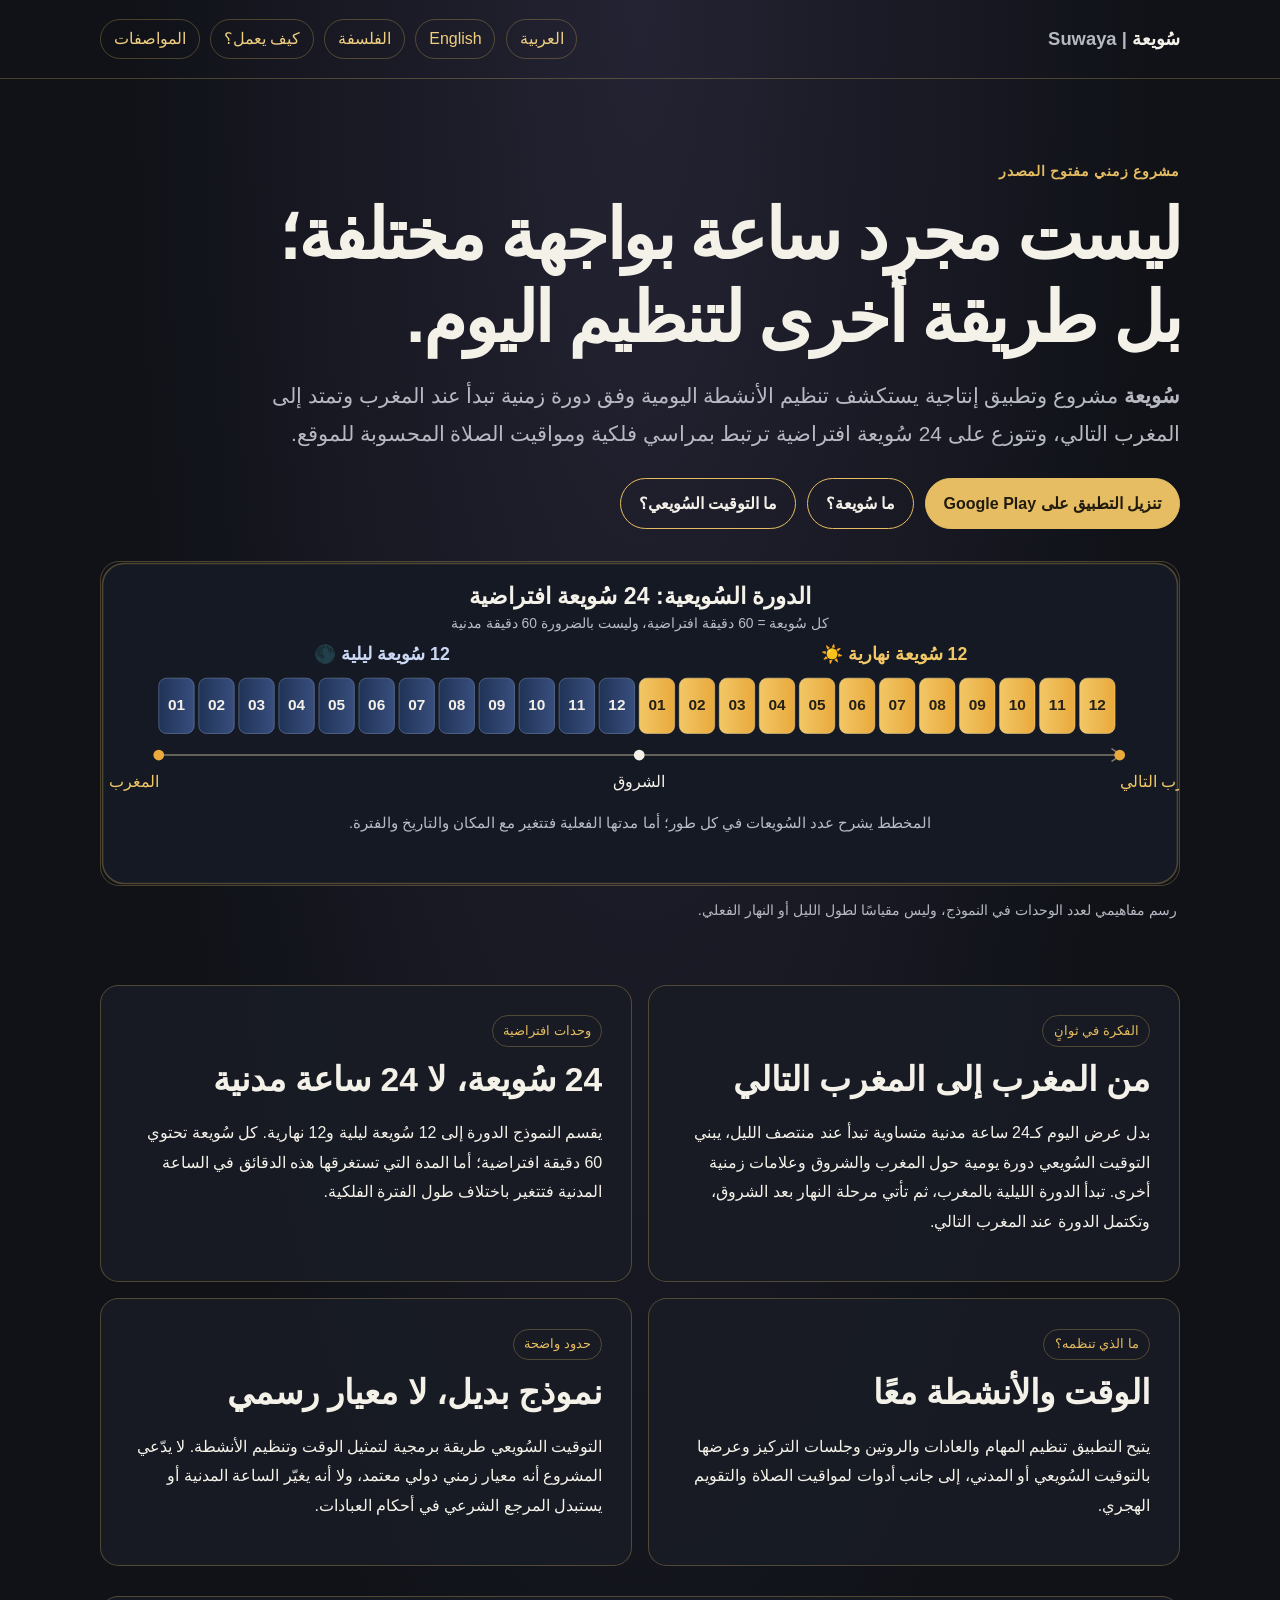
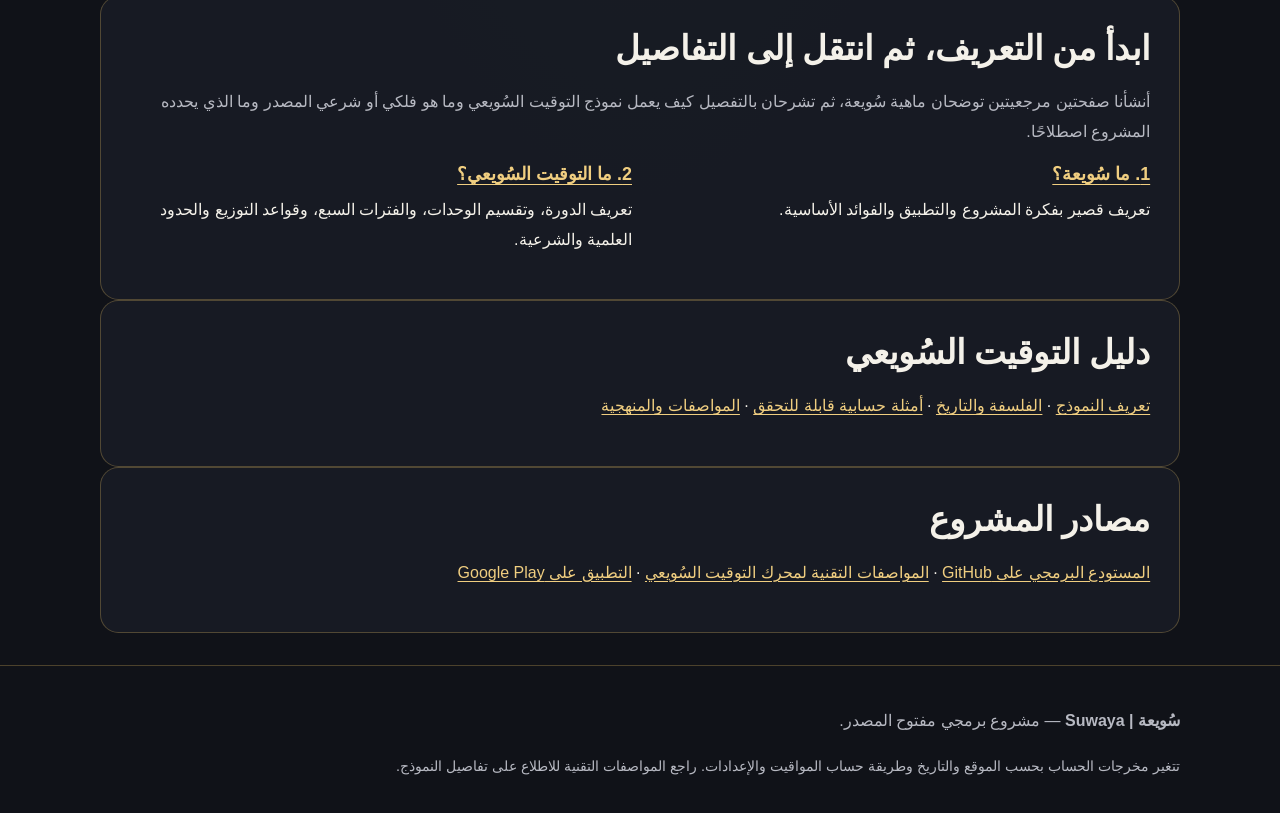
<file: site/index.html>
<!doctype html>
<html lang="ar" dir="rtl">
<head>
<meta charset="utf-8"><meta name="viewport" content="width=device-width,initial-scale=1">
<meta name="google-site-verification" content="NExFpJOW5PfBOEpcQni76NnhZtHP4e9MKpItDln_rk8" />
<title>سُويعة | التوقيت السُويعي — طريقة أخرى لتنظيم اليوم</title>
<meta name="description" content="تعرّف إلى سُويعة والتوقيت السُويعي: نموذج زمني يقسم الدورة من المغرب إلى المغرب التالي إلى 24 سُويعة افتراضية مرتبطة بمراسي فلكية ومواقيت الصلاة.">
<meta name="robots" content="index,follow,max-image-preview:large">
<link rel="canonical" href="https://abdallah-kaballo.github.io/Suwaya/">
<link rel="alternate" hreflang="ar" href="https://abdallah-kaballo.github.io/Suwaya/ar/"><link rel="alternate" hreflang="en" href="https://abdallah-kaballo.github.io/Suwaya/en/"><link rel="alternate" hreflang="x-default" href="https://abdallah-kaballo.github.io/Suwaya/en/">
<meta property="og:type" content="website"><meta property="og:title" content="سُويعة | التوقيت السُويعي"><meta property="og:description" content="مشروع يقترح طريقة بديلة لتمثيل الوقت وتنظيم اليوم حول الدورة من المغرب إلى المغرب التالي."><meta property="og:url" content="https://abdallah-kaballo.github.io/Suwaya/"><meta property="og:site_name" content="سُويعة | Suwaya"><meta name="theme-color" content="#101218">
<link rel="stylesheet" href="assets/styles.css">
<script type="application/ld+json">{"@context":"https://schema.org","@graph":[{"@type":"WebSite","@id":"https://abdallah-kaballo.github.io/Suwaya/#website","url":"https://abdallah-kaballo.github.io/Suwaya/","name":"سُويعة | Suwaya","inLanguage":["ar","en"]},{"@type":"SoftwareApplication","@id":"https://abdallah-kaballo.github.io/Suwaya/#application","name":"Suwaya","alternateName":["سُويعة","التوقيت السُويعي","Suwaya Time"],"applicationCategory":"ProductivityApplication","operatingSystem":"Android","description":"Open-source productivity app built around the Suwaya Time virtual time model.","url":"https://abdallah-kaballo.github.io/Suwaya/","downloadUrl":"https://play.google.com/store/apps/details?id=com.suwaya.app","sameAs":["https://github.com/Abdallah-Kaballo/Suwaya"]}]}</script>
</head>
<body>
<header><div class="wrap nav"><a class="brand" href="./">سُويعة <span class="muted">| Suwaya</span></a><nav class="lang" aria-label="اختيار اللغة"><a href="ar/">العربية</a><a href="en/">English</a><a href="ar/philosophy/">الفلسفة</a><a href="ar/how-it-works/">كيف يعمل؟</a><a href="ar/specification/">المواصفات</a></nav></div></header>
<main class="wrap">
<section class="hero">
<div class="eyebrow">مشروع زمني مفتوح المصدر</div>
<h1>ليست مجرد ساعة بواجهة مختلفة؛ بل طريقة أخرى لتنظيم اليوم.</h1>
<p class="lead"><strong>سُويعة</strong> مشروع وتطبيق إنتاجية يستكشف تنظيم الأنشطة اليومية وفق دورة زمنية تبدأ عند المغرب وتمتد إلى المغرب التالي، وتتوزع على 24 سُويعة افتراضية ترتبط بمراسي فلكية ومواقيت الصلاة المحسوبة للموقع.</p>
<div class="actions"><a class="btn primary" href="https://play.google.com/store/apps/details?id=com.suwaya.app">تنزيل التطبيق على Google Play</a><a class="btn" href="ar/">ما سُويعة؟</a><a class="btn" href="ar/suwaya-time/">ما التوقيت السُويعي؟</a></div>
<figure class="diagram"><img src="assets/suwaya-cycle.svg" alt="رسم يوضح دورة من المغرب إلى المغرب التالي، مقسمة إلى 12 سُويعة ليلية و12 سُويعة نهارية. كل وحدة 60 دقيقة افتراضية لا يلزم أن تساوي 60 دقيقة مدنية."><figcaption>رسم مفاهيمي لعدد الوحدات في النموذج، وليس مقياسًا لطول الليل أو النهار الفعلي.</figcaption></figure>
</section>
<section class="grid">
<article class="panel"><span class="pill">الفكرة في ثوانٍ</span><h2>من المغرب إلى المغرب التالي</h2><p>بدل عرض اليوم كـ24 ساعة مدنية متساوية تبدأ عند منتصف الليل، يبني التوقيت السُويعي دورة يومية حول المغرب والشروق وعلامات زمنية أخرى. تبدأ الدورة الليلية بالمغرب، ثم تأتي مرحلة النهار بعد الشروق، وتكتمل الدورة عند المغرب التالي.</p></article>
<article class="panel"><span class="pill">وحدات افتراضية</span><h2>24 سُويعة، لا 24 ساعة مدنية</h2><p>يقسم النموذج الدورة إلى 12 سُويعة ليلية و12 نهارية. كل سُويعة تحتوي 60 دقيقة افتراضية؛ أما المدة التي تستغرقها هذه الدقائق في الساعة المدنية فتتغير باختلاف طول الفترة الفلكية.</p></article>
<article class="panel"><span class="pill">ما الذي تنظمه؟</span><h2>الوقت والأنشطة معًا</h2><p>يتيح التطبيق تنظيم المهام والعادات والروتين وجلسات التركيز وعرضها بالتوقيت السُويعي أو المدني، إلى جانب أدوات لمواقيت الصلاة والتقويم الهجري.</p></article>
<article class="panel"><span class="pill">حدود واضحة</span><h2>نموذج بديل، لا معيار رسمي</h2><p>التوقيت السُويعي طريقة برمجية لتمثيل الوقت وتنظيم الأنشطة. لا يدّعي المشروع أنه معيار زمني دولي معتمد، ولا أنه يغيّر الساعة المدنية أو يستبدل المرجع الشرعي في أحكام العبادات.</p></article>
</section>
<section class="panel">
<h2>ابدأ من التعريف، ثم انتقل إلى التفاصيل</h2>
<p class="muted">أنشأنا صفحتين مرجعيتين توضحان ماهية سُويعة، ثم تشرحان بالتفصيل كيف يعمل نموذج التوقيت السُويعي وما هو فلكي أو شرعي المصدر وما الذي يحدده المشروع اصطلاحًا.</p>
<div class="grid">
<div><h3><a href="ar/">1. ما سُويعة؟</a></h3><p>تعريف قصير بفكرة المشروع والتطبيق والفوائد الأساسية.</p></div>
<div><h3><a href="ar/suwaya-time/">2. ما التوقيت السُويعي؟</a></h3><p>تعريف الدورة، وتقسيم الوحدات، والفترات السبع، وقواعد التوزيع والحدود العلمية والشرعية.</p></div>
</div>
</section>
<section class="panel"><h2>دليل التوقيت السُويعي</h2><p><a href="ar/suwaya-time/">تعريف النموذج</a> · <a href="ar/philosophy/">الفلسفة والتاريخ</a> · <a href="ar/how-it-works/">أمثلة حسابية قابلة للتحقق</a> · <a href="ar/specification/">المواصفات والمنهجية</a></p></section>
<section class="panel"><h2>مصادر المشروع</h2><p><a href="https://github.com/Abdallah-Kaballo/Suwaya">المستودع البرمجي على GitHub</a> · <a href="https://github.com/Abdallah-Kaballo/Suwaya/blob/main/Suwaya-Time.md">المواصفات التقنية لمحرك التوقيت السُويعي</a> · <a href="https://play.google.com/store/apps/details?id=com.suwaya.app">التطبيق على Google Play</a></p></section>
</main>
<footer><div class="wrap"><p><strong>سُويعة | Suwaya</strong> — مشروع برمجي مفتوح المصدر.</p><small>تتغير مخرجات الحساب بحسب الموقع والتاريخ وطريقة حساب المواقيت والإعدادات. راجع المواصفات التقنية للاطلاع على تفاصيل النموذج.</small></div></footer>
</body></html>
</file>
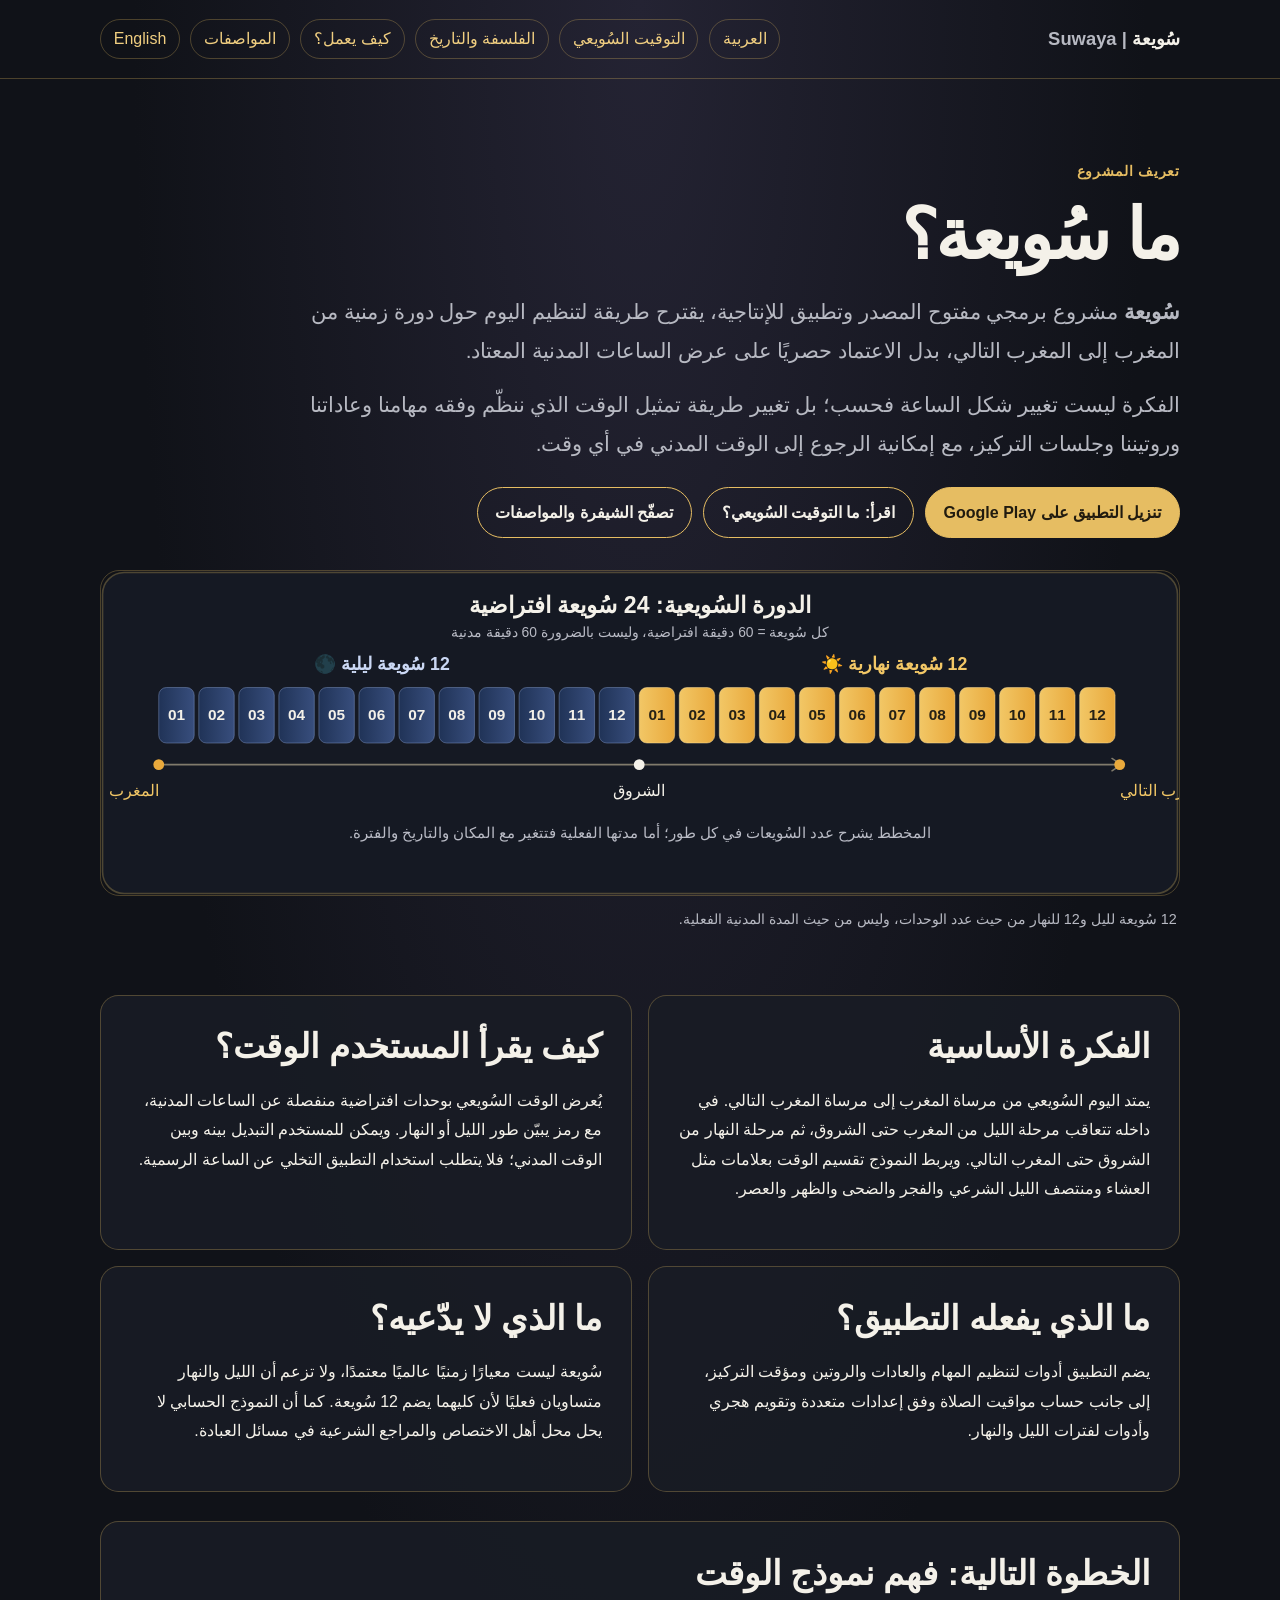
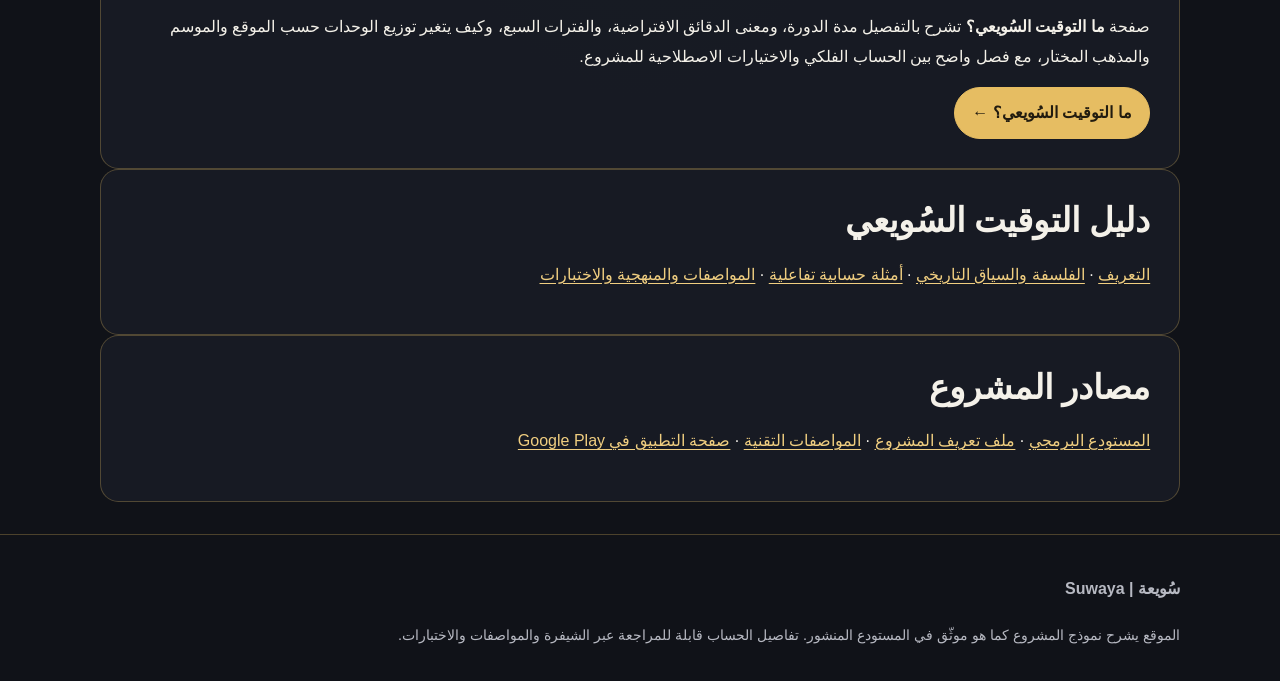
<file: site/ar/index.html>
<!doctype html>
<html lang="ar" dir="rtl">
<head>
<meta charset="utf-8"><meta name="viewport" content="width=device-width,initial-scale=1">
<title>ما سُويعة؟ | مشروع التوقيت السُويعي</title>
<meta name="description" content="سُويعة مشروع مفتوح المصدر يقترح طريقة لتنظيم اليوم حول دورة من المغرب إلى المغرب التالي، مقسمة إلى 24 سُويعة افتراضية.">
<meta name="robots" content="index,follow,max-image-preview:large">
<link rel="canonical" href="https://abdallah-kaballo.github.io/Suwaya/ar/"><link rel="alternate" hreflang="ar" href="https://abdallah-kaballo.github.io/Suwaya/ar/"><link rel="alternate" hreflang="en" href="https://abdallah-kaballo.github.io/Suwaya/en/"><link rel="alternate" hreflang="x-default" href="https://abdallah-kaballo.github.io/Suwaya/en/">
<meta property="og:type" content="website"><meta property="og:title" content="ما سُويعة؟"><meta property="og:description" content="تعريف سُويعة بوصفها مشروعًا زمنيًا وتطبيقًا لتنظيم الأنشطة اليومية."><meta property="og:url" content="https://abdallah-kaballo.github.io/Suwaya/ar/"><meta name="theme-color" content="#101218"><link rel="stylesheet" href="../assets/styles.css">
<script type="application/ld+json">{"@context":"https://schema.org","@type":"WebPage","name":"ما سُويعة؟","inLanguage":"ar","url":"https://abdallah-kaballo.github.io/Suwaya/ar/","about":{"@type":"SoftwareApplication","name":"Suwaya","alternateName":["سُويعة","التوقيت السُويعي","Suwaya Time"],"applicationCategory":"ProductivityApplication","operatingSystem":"Android","url":"https://play.google.com/store/apps/details?id=com.suwaya.app","sameAs":"https://github.com/Abdallah-Kaballo/Suwaya"}}</script>
</head>
<body dir="rtl">
<header><div class="wrap nav"><a class="brand" href="../">سُويعة <span class="muted">| Suwaya</span></a><nav class="lang"><a href="./" aria-current="page">العربية</a><a href="suwaya-time/">التوقيت السُويعي</a><a href="philosophy/">الفلسفة والتاريخ</a><a href="how-it-works/">كيف يعمل؟</a><a href="specification/">المواصفات</a><a href="../en/">English</a></nav></div></header>
<main class="wrap">
<section class="hero"><div class="eyebrow">تعريف المشروع</div><h1>ما سُويعة؟</h1>
<p class="lead"><strong>سُويعة</strong> مشروع برمجي مفتوح المصدر وتطبيق للإنتاجية، يقترح طريقة لتنظيم اليوم حول دورة زمنية من المغرب إلى المغرب التالي، بدل الاعتماد حصريًا على عرض الساعات المدنية المعتاد.</p>
<p class="lead">الفكرة ليست تغيير شكل الساعة فحسب؛ بل تغيير طريقة تمثيل الوقت الذي ننظّم وفقه مهامنا وعاداتنا وروتيننا وجلسات التركيز، مع إمكانية الرجوع إلى الوقت المدني في أي وقت.</p>
<div class="actions"><a class="btn primary" href="https://play.google.com/store/apps/details?id=com.suwaya.app">تنزيل التطبيق على Google Play</a><a class="btn" href="suwaya-time/">اقرأ: ما التوقيت السُويعي؟</a><a class="btn" href="https://github.com/Abdallah-Kaballo/Suwaya">تصفّح الشيفرة والمواصفات</a></div>
<figure class="diagram"><img src="../assets/suwaya-cycle.svg" alt="مخطط مفاهيمي لدورة التوقيت السُويعي من المغرب إلى المغرب التالي، تتضمن 12 سُويعة ليلية و12 سُويعة نهارية."><figcaption>12 سُويعة لليل و12 للنهار من حيث عدد الوحدات، وليس من حيث المدة المدنية الفعلية.</figcaption></figure>
</section>
<section class="grid">
<article class="panel"><h2>الفكرة الأساسية</h2><p>يمتد اليوم السُويعي من مرساة المغرب إلى مرساة المغرب التالي. في داخله تتعاقب مرحلة الليل من المغرب حتى الشروق، ثم مرحلة النهار من الشروق حتى المغرب التالي. ويربط النموذج تقسيم الوقت بعلامات مثل العشاء ومنتصف الليل الشرعي والفجر والضحى والظهر والعصر.</p></article>
<article class="panel"><h2>كيف يقرأ المستخدم الوقت؟</h2><p>يُعرض الوقت السُويعي بوحدات افتراضية منفصلة عن الساعات المدنية، مع رمز يبيّن طور الليل أو النهار. ويمكن للمستخدم التبديل بينه وبين الوقت المدني؛ فلا يتطلب استخدام التطبيق التخلي عن الساعة الرسمية.</p></article>
<article class="panel"><h2>ما الذي يفعله التطبيق؟</h2><p>يضم التطبيق أدوات لتنظيم المهام والعادات والروتين ومؤقت التركيز، إلى جانب حساب مواقيت الصلاة وفق إعدادات متعددة وتقويم هجري وأدوات لفترات الليل والنهار.</p></article>
<article class="panel"><h2>ما الذي لا يدّعيه؟</h2><p>سُويعة ليست معيارًا زمنيًا عالميًا معتمدًا، ولا تزعم أن الليل والنهار متساويان فعليًا لأن كليهما يضم 12 سُويعة. كما أن النموذج الحسابي لا يحل محل أهل الاختصاص والمراجع الشرعية في مسائل العبادة.</p></article>
</section>
<section class="panel"><h2>الخطوة التالية: فهم نموذج الوقت</h2><p>صفحة <strong>ما التوقيت السُويعي؟</strong> تشرح بالتفصيل مدة الدورة، ومعنى الدقائق الافتراضية، والفترات السبع، وكيف يتغير توزيع الوحدات حسب الموقع والموسم والمذهب المختار، مع فصل واضح بين الحساب الفلكي والاختيارات الاصطلاحية للمشروع.</p><a class="btn primary" href="suwaya-time/">ما التوقيت السُويعي؟ ←</a></section>
<section class="panel"><h2>دليل التوقيت السُويعي</h2><p><a href="suwaya-time/">التعريف</a> · <a href="philosophy/">الفلسفة والسياق التاريخي</a> · <a href="how-it-works/">أمثلة حسابية تفاعلية</a> · <a href="specification/">المواصفات والمنهجية والاختبارات</a></p></section>
<section class="panel"><h2>مصادر المشروع</h2><p><a href="https://github.com/Abdallah-Kaballo/Suwaya">المستودع البرمجي</a> · <a href="https://github.com/Abdallah-Kaballo/Suwaya/blob/main/README.md">ملف تعريف المشروع</a> · <a href="https://github.com/Abdallah-Kaballo/Suwaya/blob/main/Suwaya-Time.md">المواصفات التقنية</a> · <a href="https://play.google.com/store/apps/details?id=com.suwaya.app">صفحة التطبيق في Google Play</a></p></section>
</main>
<footer><div class="wrap"><p><strong>سُويعة | Suwaya</strong></p><small>الموقع يشرح نموذج المشروع كما هو موثّق في المستودع المنشور. تفاصيل الحساب قابلة للمراجعة عبر الشيفرة والمواصفات والاختبارات.</small></div></footer>
</body></html>
</file>
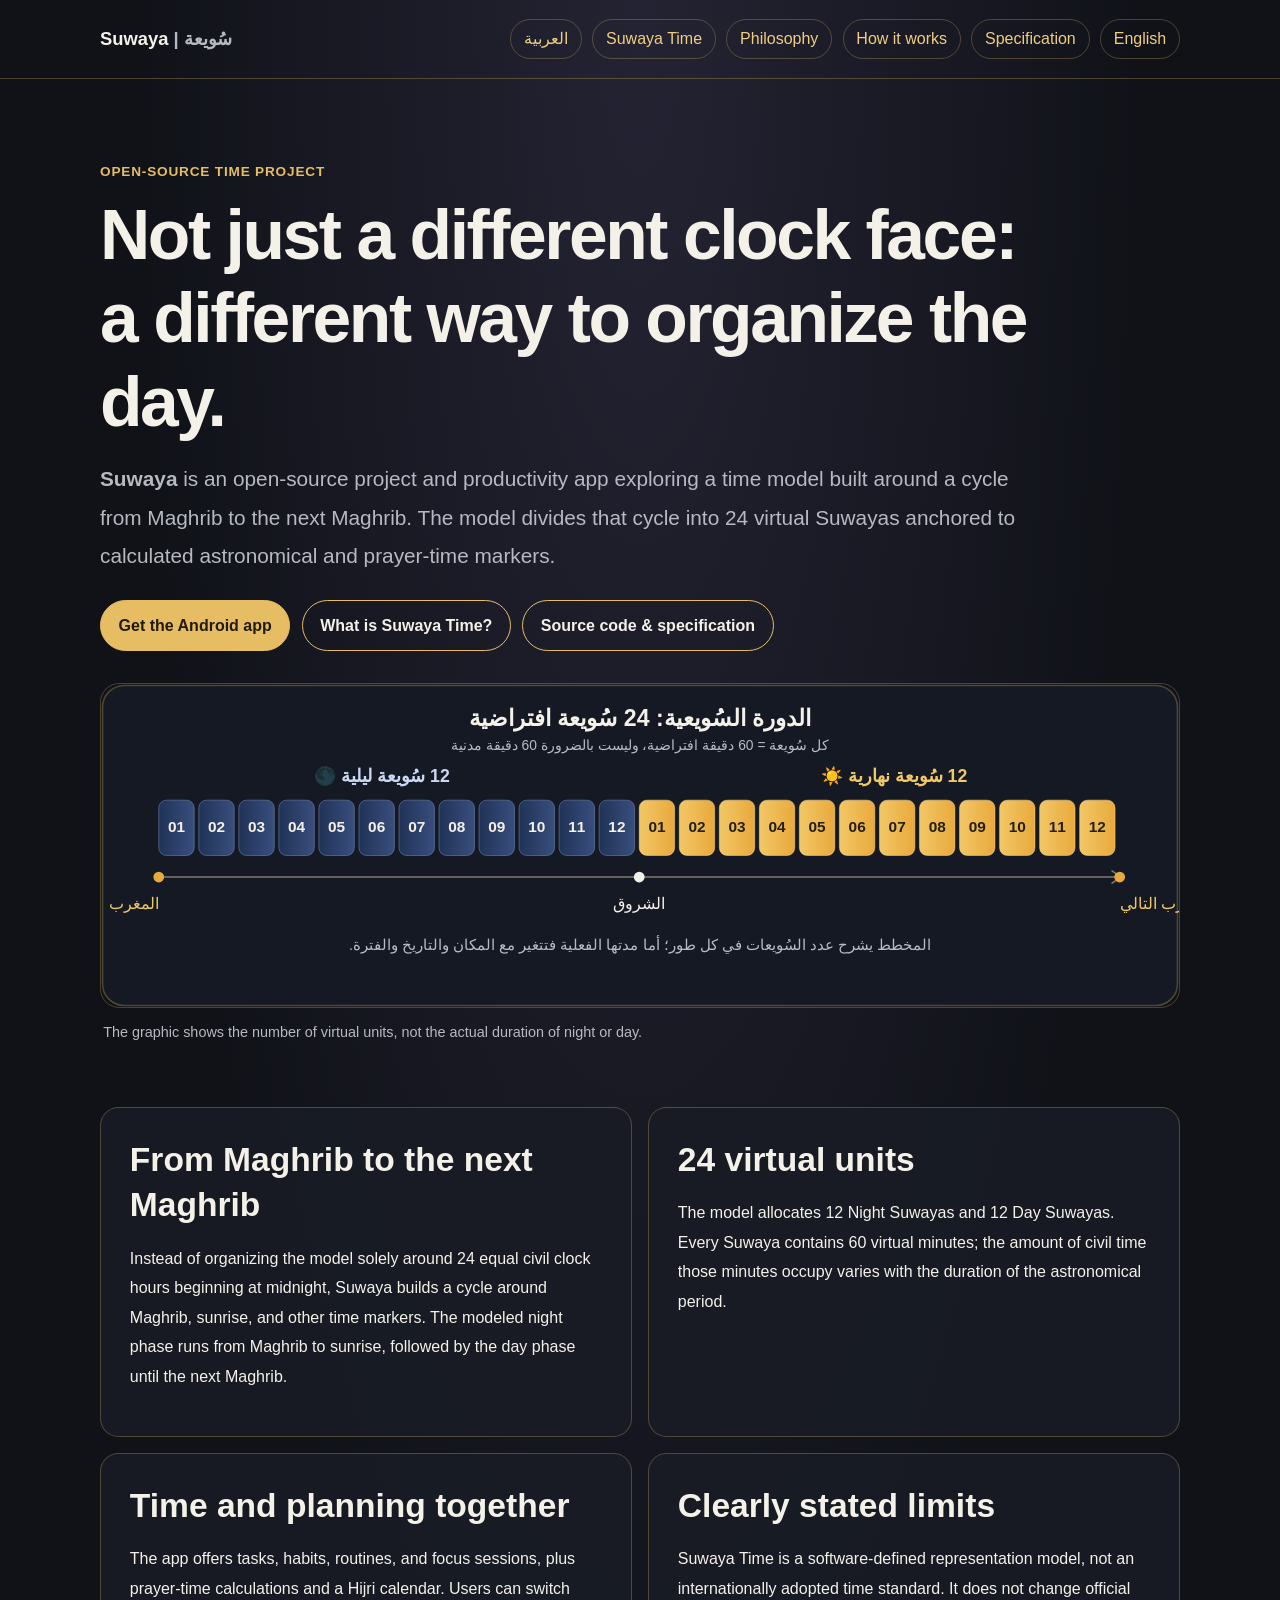
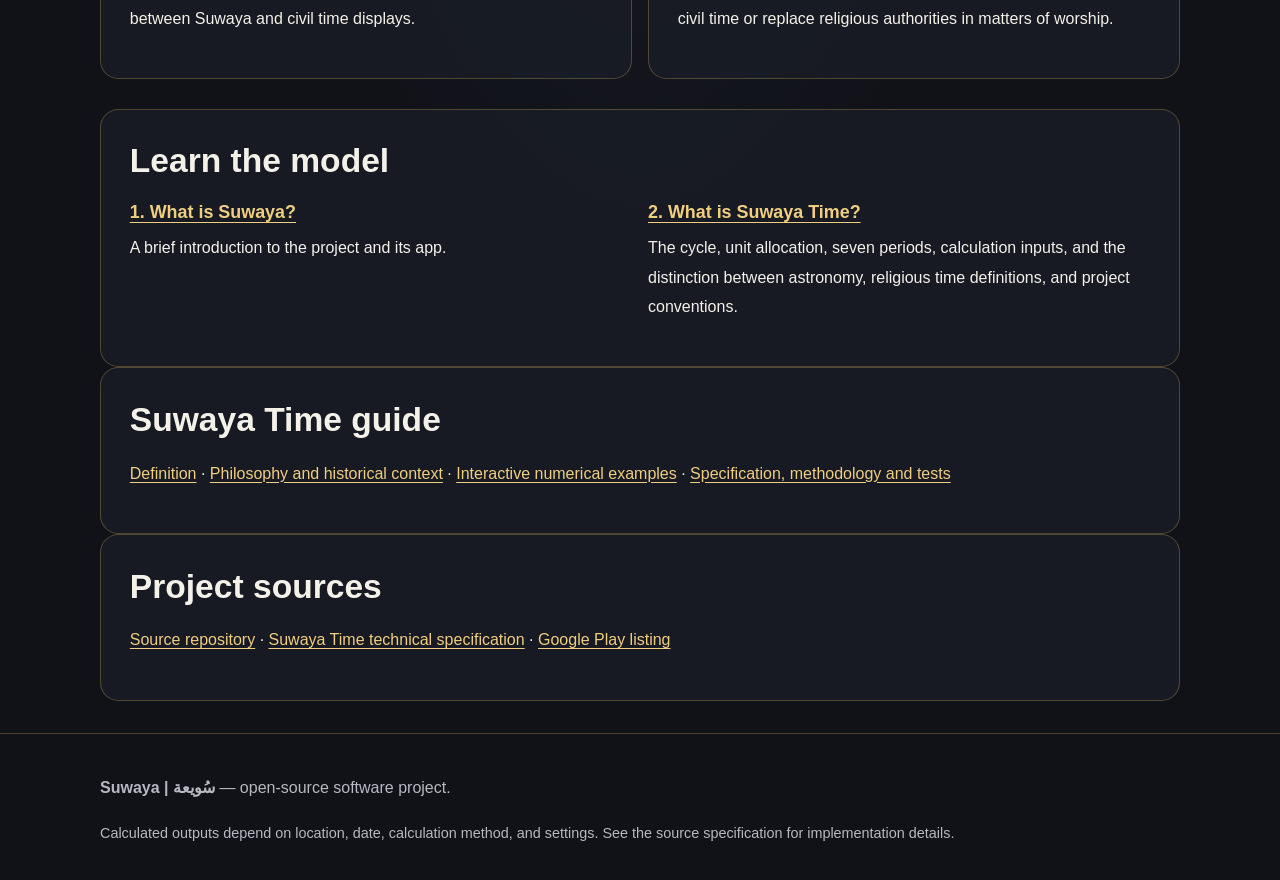
<file: site/en/index.html>
<!doctype html>
<html lang="en" dir="ltr">
<head>
<meta charset="utf-8"><meta name="viewport" content="width=device-width,initial-scale=1">
<title>Suwaya | A Different Way to Organize the Day</title>
<meta name="description" content="Discover Suwaya, an open-source productivity project exploring a sunset-to-sunset time model divided into 24 virtual Suwayas.">
<meta name="robots" content="index,follow,max-image-preview:large">
<link rel="canonical" href="https://abdallah-kaballo.github.io/Suwaya/en/"><link rel="alternate" hreflang="ar" href="https://abdallah-kaballo.github.io/Suwaya/ar/"><link rel="alternate" hreflang="en" href="https://abdallah-kaballo.github.io/Suwaya/en/"><link rel="alternate" hreflang="x-default" href="https://abdallah-kaballo.github.io/Suwaya/en/">
<meta property="og:type" content="website"><meta property="og:title" content="Suwaya | Suwaya Time"><meta property="og:description" content="An open-source project exploring a different way to organize a day around the sunset-to-sunset cycle."><meta property="og:url" content="https://abdallah-kaballo.github.io/Suwaya/en/"><meta name="theme-color" content="#101218"><link rel="stylesheet" href="../assets/styles.css">
<script type="application/ld+json">{"@context":"https://schema.org","@type":"WebPage","name":"Suwaya","inLanguage":"en","url":"https://abdallah-kaballo.github.io/Suwaya/en/","about":{"@type":"SoftwareApplication","name":"Suwaya","alternateName":["سُويعة","Suwaya Time"],"applicationCategory":"ProductivityApplication","operatingSystem":"Android","url":"https://play.google.com/store/apps/details?id=com.suwaya.app","sameAs":"https://github.com/Abdallah-Kaballo/Suwaya"}}</script>
</head>
<body dir="ltr">
<header><div class="wrap nav"><a class="brand" href="../">Suwaya <span class="muted">| سُويعة</span></a><nav class="lang"><a href="../ar/" lang="ar">العربية</a><a href="suwaya-time/">Suwaya Time</a><a href="philosophy/">Philosophy</a><a href="how-it-works/">How it works</a><a href="specification/">Specification</a><a href="./" aria-current="page">English</a></nav></div></header>
<main class="wrap">
<section class="hero"><div class="eyebrow">Open-source time project</div><h1>Not just a different clock face: a different way to organize the day.</h1>
<p class="lead"><strong>Suwaya</strong> is an open-source project and productivity app exploring a time model built around a cycle from Maghrib to the next Maghrib. The model divides that cycle into 24 virtual Suwayas anchored to calculated astronomical and prayer-time markers.</p>
<div class="actions"><a class="btn primary" href="https://play.google.com/store/apps/details?id=com.suwaya.app">Get the Android app</a><a class="btn" href="./suwaya-time/">What is Suwaya Time?</a><a class="btn" href="https://github.com/Abdallah-Kaballo/Suwaya">Source code & specification</a></div>
<figure class="diagram"><img src="../assets/suwaya-cycle.svg" alt="Diagram of a cycle from Maghrib to the next Maghrib divided into 12 Night Suwayas and 12 Day Suwayas. Each unit has 60 virtual minutes, not necessarily 60 civil minutes."><figcaption>The graphic shows the number of virtual units, not the actual duration of night or day.</figcaption></figure>
</section>
<section class="grid">
<article class="panel"><h2>From Maghrib to the next Maghrib</h2><p>Instead of organizing the model solely around 24 equal civil clock hours beginning at midnight, Suwaya builds a cycle around Maghrib, sunrise, and other time markers. The modeled night phase runs from Maghrib to sunrise, followed by the day phase until the next Maghrib.</p></article>
<article class="panel"><h2>24 virtual units</h2><p>The model allocates 12 Night Suwayas and 12 Day Suwayas. Every Suwaya contains 60 virtual minutes; the amount of civil time those minutes occupy varies with the duration of the astronomical period.</p></article>
<article class="panel"><h2>Time and planning together</h2><p>The app offers tasks, habits, routines, and focus sessions, plus prayer-time calculations and a Hijri calendar. Users can switch between Suwaya and civil time displays.</p></article>
<article class="panel"><h2>Clearly stated limits</h2><p>Suwaya Time is a software-defined representation model, not an internationally adopted time standard. It does not change official civil time or replace religious authorities in matters of worship.</p></article>
</section>
<section class="panel"><h2>Learn the model</h2><div class="grid"><div><h3><a href="./">1. What is Suwaya?</a></h3><p>A brief introduction to the project and its app.</p></div><div><h3><a href="suwaya-time/">2. What is Suwaya Time?</a></h3><p>The cycle, unit allocation, seven periods, calculation inputs, and the distinction between astronomy, religious time definitions, and project conventions.</p></div></div></section>
<section class="panel"><h2>Suwaya Time guide</h2><p><a href="suwaya-time/">Definition</a> · <a href="philosophy/">Philosophy and historical context</a> · <a href="how-it-works/">Interactive numerical examples</a> · <a href="specification/">Specification, methodology and tests</a></p></section>
<section class="panel"><h2>Project sources</h2><p><a href="https://github.com/Abdallah-Kaballo/Suwaya">Source repository</a> · <a href="https://github.com/Abdallah-Kaballo/Suwaya/blob/main/Suwaya-Time.md">Suwaya Time technical specification</a> · <a href="https://play.google.com/store/apps/details?id=com.suwaya.app">Google Play listing</a></p></section>
</main><footer><div class="wrap"><p><strong>Suwaya | سُويعة</strong> — open-source software project.</p><small>Calculated outputs depend on location, date, calculation method, and settings. See the source specification for implementation details.</small></div></footer>
</body></html>
</file>
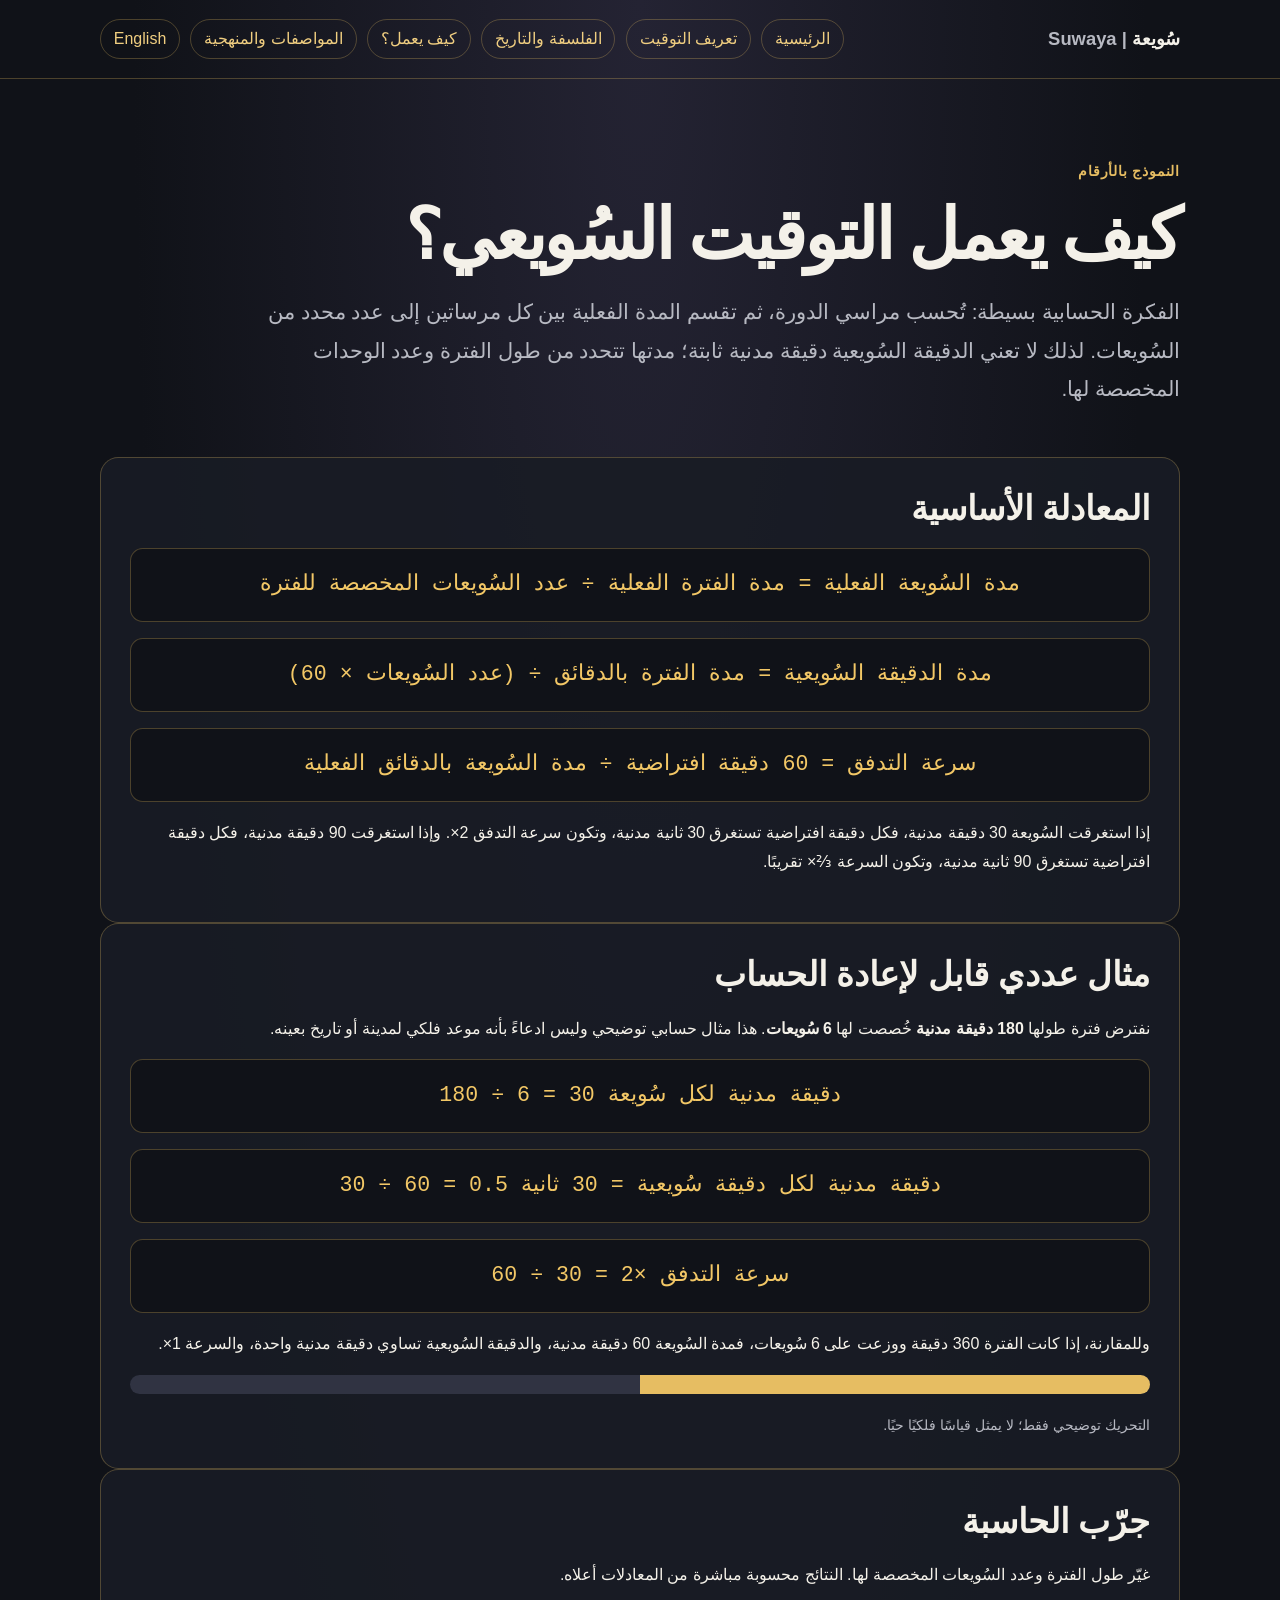
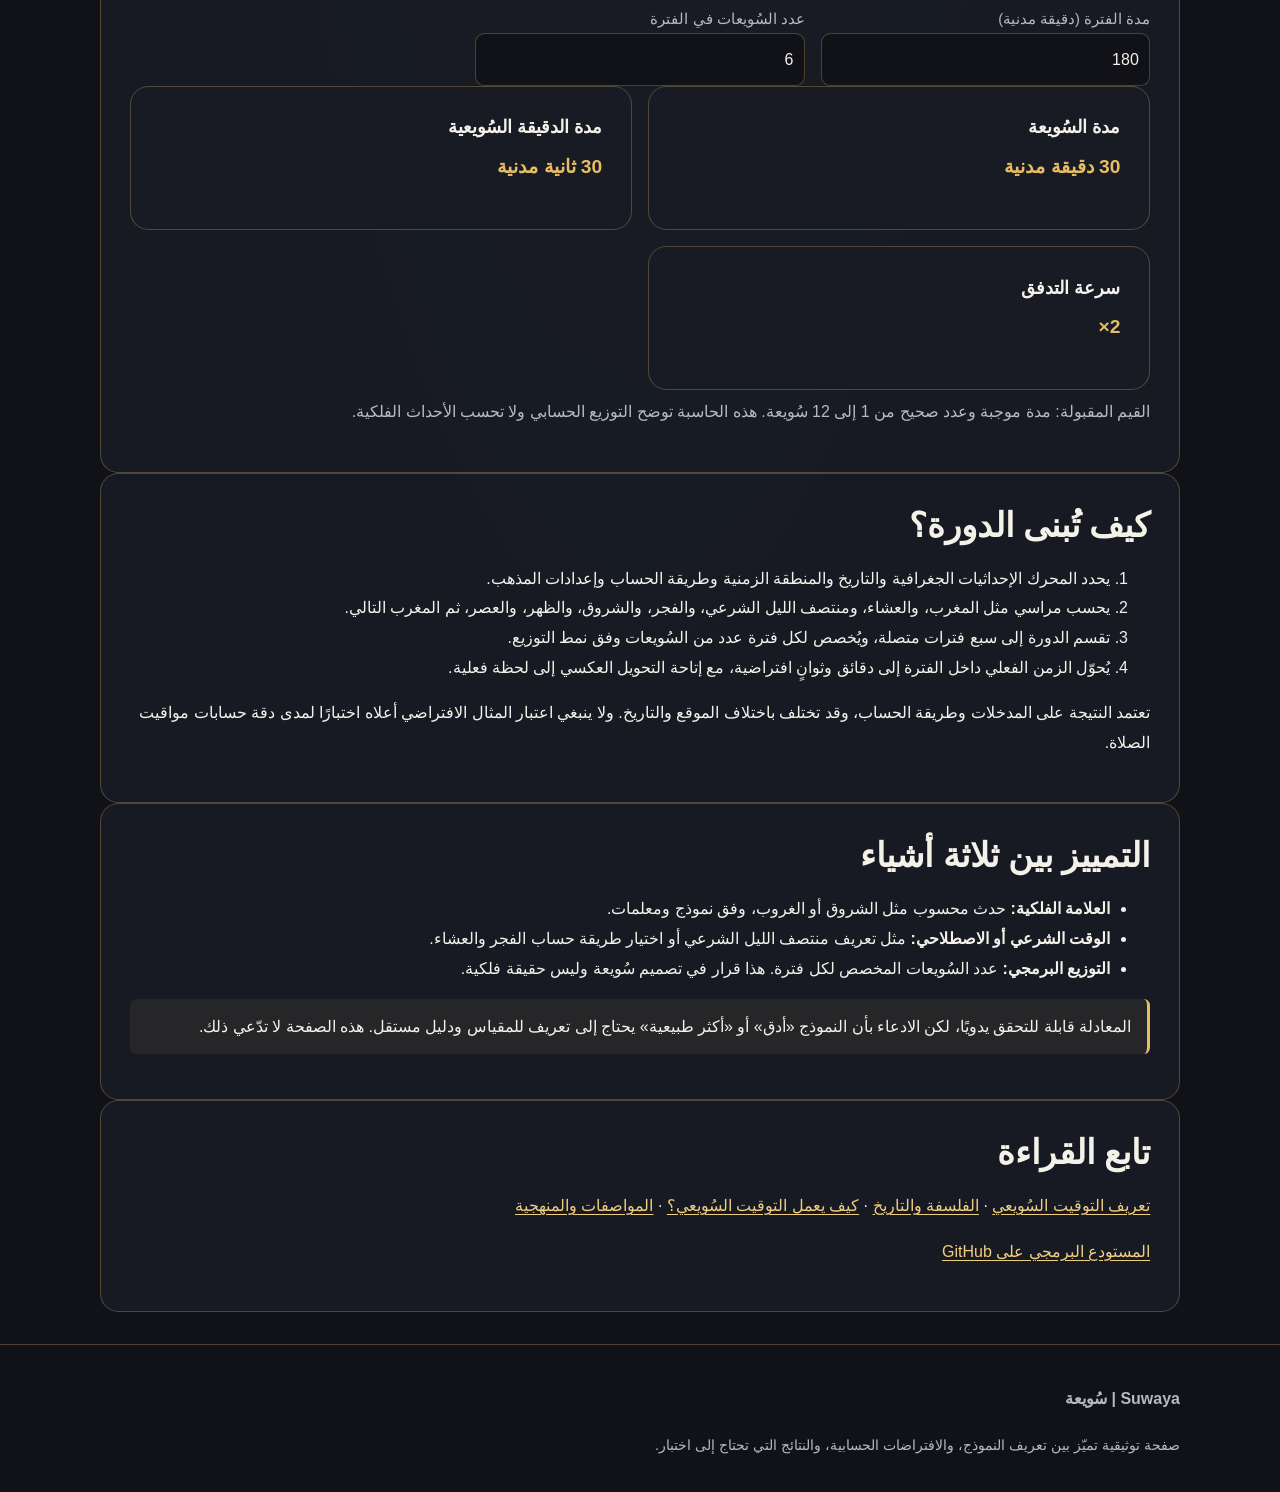
<file: site/ar/how-it-works/index.html>
<!doctype html>
<html lang="ar" dir="rtl">
<head>
<meta charset="utf-8"><meta name="viewport" content="width=device-width,initial-scale=1">
<title>كيف يعمل التوقيت السُويعي؟ أمثلة وحسابات</title><meta name="description" content="شرح حسابي للتوقيت السُويعي مع معادلات وأمثلة رقمية قابلة للتحقق وأداة تفاعلية توضح العلاقة بين مدة الفترة والدقيقة الافتراضية.">
<meta name="robots" content="index,follow,max-image-preview:large"><link rel="canonical" href="https://abdallah-kaballo.github.io/Suwaya/ar/how-it-works/"><link rel="alternate" hreflang="ar" href="https://abdallah-kaballo.github.io/Suwaya/ar/how-it-works/"><link rel="alternate" hreflang="en" href="https://abdallah-kaballo.github.io/Suwaya/en/how-it-works/"><link rel="alternate" hreflang="x-default" href="https://abdallah-kaballo.github.io/Suwaya/en/how-it-works/">
<meta property="og:type" content="article"><meta property="og:title" content="كيف يعمل التوقيت السُويعي؟ أمثلة وحسابات"><meta property="og:description" content="شرح حسابي للتوقيت السُويعي مع معادلات وأمثلة رقمية قابلة للتحقق وأداة تفاعلية توضح العلاقة بين مدة الفترة والدقيقة الافتراضية."><meta property="og:url" content="https://abdallah-kaballo.github.io/Suwaya/ar/how-it-works/"><meta property="og:site_name" content="Suwaya | سُويعة"><meta name="theme-color" content="#101218">
<link rel="stylesheet" href="../../assets/styles.css">
<style>.track{height:1.2rem;border-radius:99px;background:#303342;overflow:hidden;margin:1rem 0}.track span{display:block;height:100%;width:50%;background:var(--gold);animation:flow 4s ease-in-out infinite alternate;transform-origin:left}@keyframes flow{from{width:18%}to{width:95%}}@media(prefers-reduced-motion:reduce){.track span{animation:none;width:50%}}.calc-grid{display:grid;grid-template-columns:repeat(3,minmax(0,1fr));gap:1rem}@media(max-width:700px){.calc-grid{grid-template-columns:1fr}}.calc-grid label{display:block;color:var(--muted);font-size:.92rem}.calc-grid input{width:100%;padding:.65rem;border:1px solid var(--line);border-radius:.6rem;background:#101218;color:var(--text);font:inherit}.result{font-size:1.2rem;color:var(--gold);font-weight:800}
.callout{border-inline-start:3px solid var(--gold);padding:.8rem 1rem;background:rgba(230,189,98,.07);border-radius:.4rem;margin:1rem 0}
.formula{font-family:ui-monospace,SFMono-Regular,Consolas,monospace;direction:ltr;text-align:center;font-size:clamp(1rem,2.4vw,1.35rem);overflow-wrap:anywhere;padding:1rem;background:#101218;border:1px solid var(--line);border-radius:.8rem}
table{width:100%;border-collapse:collapse;margin:1rem 0}th,td{padding:.65rem;border:1px solid var(--line);text-align:start}th{color:var(--gold)}.scroll-table{overflow-x:auto}
</style>
</head>
<body dir="rtl">
<header><div class="wrap nav"><a class="brand" href="../../">سُويعة <span class="muted">| Suwaya</span></a><nav class="lang"><a href="../">الرئيسية</a><a href="../suwaya-time/">تعريف التوقيت</a><a href="../philosophy/">الفلسفة والتاريخ</a><a href="../how-it-works/">كيف يعمل؟</a><a href="../specification/">المواصفات والمنهجية</a><a href="../../en/philosophy/" lang="en">English</a></nav></div></header>
<main class="wrap">
<section class="hero"><div class="eyebrow">النموذج بالأرقام</div><h1>كيف يعمل التوقيت السُويعي؟</h1><p class="lead">الفكرة الحسابية بسيطة: تُحسب مراسي الدورة، ثم تقسم المدة الفعلية بين كل مرساتين إلى عدد محدد من السُويعات. لذلك لا تعني الدقيقة السُويعية دقيقة مدنية ثابتة؛ مدتها تتحدد من طول الفترة وعدد الوحدات المخصصة لها.</p></section>

<section class="panel"><h2>المعادلة الأساسية</h2><div class="formula">مدة السُويعة الفعلية = مدة الفترة الفعلية ÷ عدد السُويعات المخصصة للفترة</div><div class="formula">مدة الدقيقة السُويعية = مدة الفترة بالدقائق ÷ (عدد السُويعات × 60)</div><div class="formula">سرعة التدفق = 60 دقيقة افتراضية ÷ مدة السُويعة بالدقائق الفعلية</div><p>إذا استغرقت السُويعة 30 دقيقة مدنية، فكل دقيقة افتراضية تستغرق 30 ثانية مدنية، وتكون سرعة التدفق 2×. وإذا استغرقت 90 دقيقة مدنية، فكل دقيقة افتراضية تستغرق 90 ثانية مدنية، وتكون السرعة ⅔× تقريبًا.</p></section>
<section class="panel"><h2>مثال عددي قابل لإعادة الحساب</h2><p>نفترض فترة طولها <strong>180 دقيقة مدنية</strong> خُصصت لها <strong>6 سُويعات</strong>. هذا مثال حسابي توضيحي وليس ادعاءً بأنه موعد فلكي لمدينة أو تاريخ بعينه.</p><div class="formula">180 ÷ 6 = 30 دقيقة مدنية لكل سُويعة</div><div class="formula">30 ÷ 60 = 0.5 دقيقة مدنية لكل دقيقة سُويعية = 30 ثانية</div><div class="formula">60 ÷ 30 = 2× سرعة التدفق</div><p>وللمقارنة، إذا كانت الفترة 360 دقيقة ووزعت على 6 سُويعات، فمدة السُويعة 60 دقيقة مدنية، والدقيقة السُويعية تساوي دقيقة مدنية واحدة، والسرعة 1×.</p><div class="track" aria-label="رسم متحرك توضيحي لطول المدة"><span></span></div><small class="muted">التحريك توضيحي فقط؛ لا يمثل قياسًا فلكيًا حيًا.</small></section>
<section class="panel"><h2>جرّب الحاسبة</h2><p>غيّر طول الفترة وعدد السُويعات المخصصة لها. النتائج محسوبة مباشرة من المعادلات أعلاه.</p><div class="calc-grid"><div><label for="periodMinutes">مدة الفترة (دقيقة مدنية)</label><input id="periodMinutes" type="number" min="1" max="100000" value="180"></div><div><label for="slotCount">عدد السُويعات في الفترة</label><input id="slotCount" type="number" min="1" max="12" value="6"></div></div><div class="grid"><article class="panel"><h3>مدة السُويعة</h3><p id="slotDuration" class="result">30 دقيقة مدنية</p></article><article class="panel"><h3>مدة الدقيقة السُويعية</h3><p id="virtualMinuteDuration" class="result">30 ثانية مدنية</p></article><article class="panel"><h3>سرعة التدفق</h3><p id="flowSpeed" class="result">2.00×</p></article></div><p class="muted">القيم المقبولة: مدة موجبة وعدد صحيح من 1 إلى 12 سُويعة. هذه الحاسبة توضح التوزيع الحسابي ولا تحسب الأحداث الفلكية.</p><script>
(function(){const a=document.getElementById('periodMinutes'),b=document.getElementById('slotCount');function fmt(n){return Number.isFinite(n)?n.toLocaleString(undefined,{maximumFractionDigits:3}):'—'}function update(){let mins=Number(a.value),slots=Number(b.value);if(!Number.isFinite(mins)||mins<=0||!Number.isInteger(slots)||slots<1||slots>12){document.getElementById('slotDuration').textContent='—';document.getElementById('virtualMinuteDuration').textContent='—';document.getElementById('flowSpeed').textContent='—';return}let slot=mins/slots,vm=slot/60*60;document.getElementById('slotDuration').textContent=fmt(slot)+' دقيقة مدنية';document.getElementById('virtualMinuteDuration').textContent=fmt(mins/(slots*60)*60)+' ثانية مدنية';document.getElementById('flowSpeed').textContent=fmt(60/slot)+'×'}[a,b].forEach(x=>x.addEventListener('input',update));update()})();
</script></section>
<section class="panel"><h2>كيف تُبنى الدورة؟</h2><ol><li>يحدد المحرك الإحداثيات الجغرافية والتاريخ والمنطقة الزمنية وطريقة الحساب وإعدادات المذهب.</li><li>يحسب مراسي مثل المغرب، والعشاء، ومنتصف الليل الشرعي، والفجر، والشروق، والظهر، والعصر، ثم المغرب التالي.</li><li>تقسم الدورة إلى سبع فترات متصلة، ويُخصص لكل فترة عدد من السُويعات وفق نمط التوزيع.</li><li>يُحوّل الزمن الفعلي داخل الفترة إلى دقائق وثوانٍ افتراضية، مع إتاحة التحويل العكسي إلى لحظة فعلية.</li></ol><p>تعتمد النتيجة على المدخلات وطريقة الحساب، وقد تختلف باختلاف الموقع والتاريخ. ولا ينبغي اعتبار المثال الافتراضي أعلاه اختبارًا لمدى دقة حسابات مواقيت الصلاة.</p></section>
<section class="panel"><h2>التمييز بين ثلاثة أشياء</h2><ul><li><strong>العلامة الفلكية:</strong> حدث محسوب مثل الشروق أو الغروب، وفق نموذج ومعلمات.</li><li><strong>الوقت الشرعي أو الاصطلاحي:</strong> مثل تعريف منتصف الليل الشرعي أو اختيار طريقة حساب الفجر والعشاء.</li><li><strong>التوزيع البرمجي:</strong> عدد السُويعات المخصص لكل فترة. هذا قرار في تصميم سُويعة وليس حقيقة فلكية.</li></ul><div class="callout">المعادلة قابلة للتحقق يدويًا، لكن الادعاء بأن النموذج «أدق» أو «أكثر طبيعية» يحتاج إلى تعريف للمقياس ودليل مستقل. هذه الصفحة لا تدّعي ذلك.</div></section>
<section class="panel"><h2>تابع القراءة</h2><p><a href="../suwaya-time/">تعريف التوقيت السُويعي</a> · <a href="../philosophy/">الفلسفة والتاريخ</a> · <a href="../how-it-works/">كيف يعمل التوقيت السُويعي؟</a> · <a href="../specification/">المواصفات والمنهجية</a></p><p><a href="https://github.com/Abdallah-Kaballo/Suwaya">المستودع البرمجي على GitHub</a></p></section>
</main>
<footer><div class="wrap"><p><strong>Suwaya | سُويعة</strong></p><small>صفحة توثيقية تميّز بين تعريف النموذج، والافتراضات الحسابية، والنتائج التي تحتاج إلى اختبار.</small></div></footer>
</body></html>
</file>
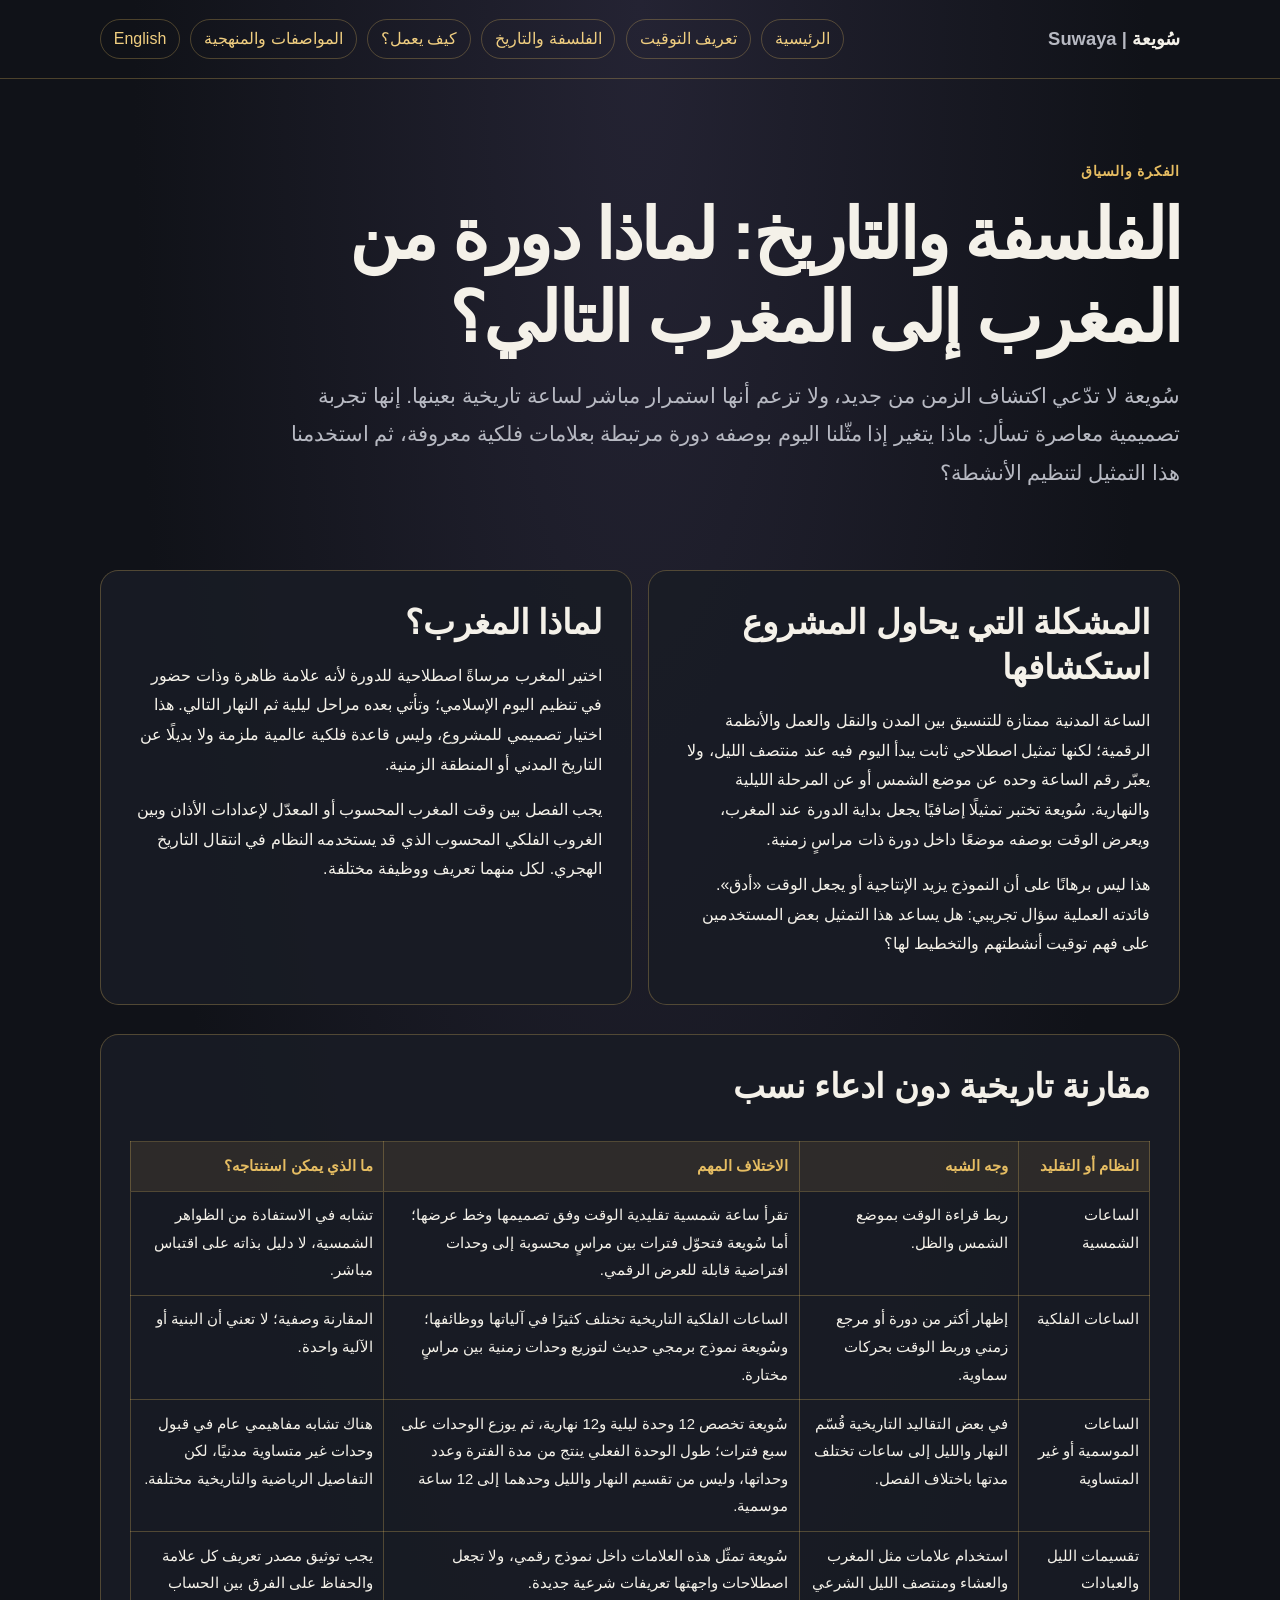
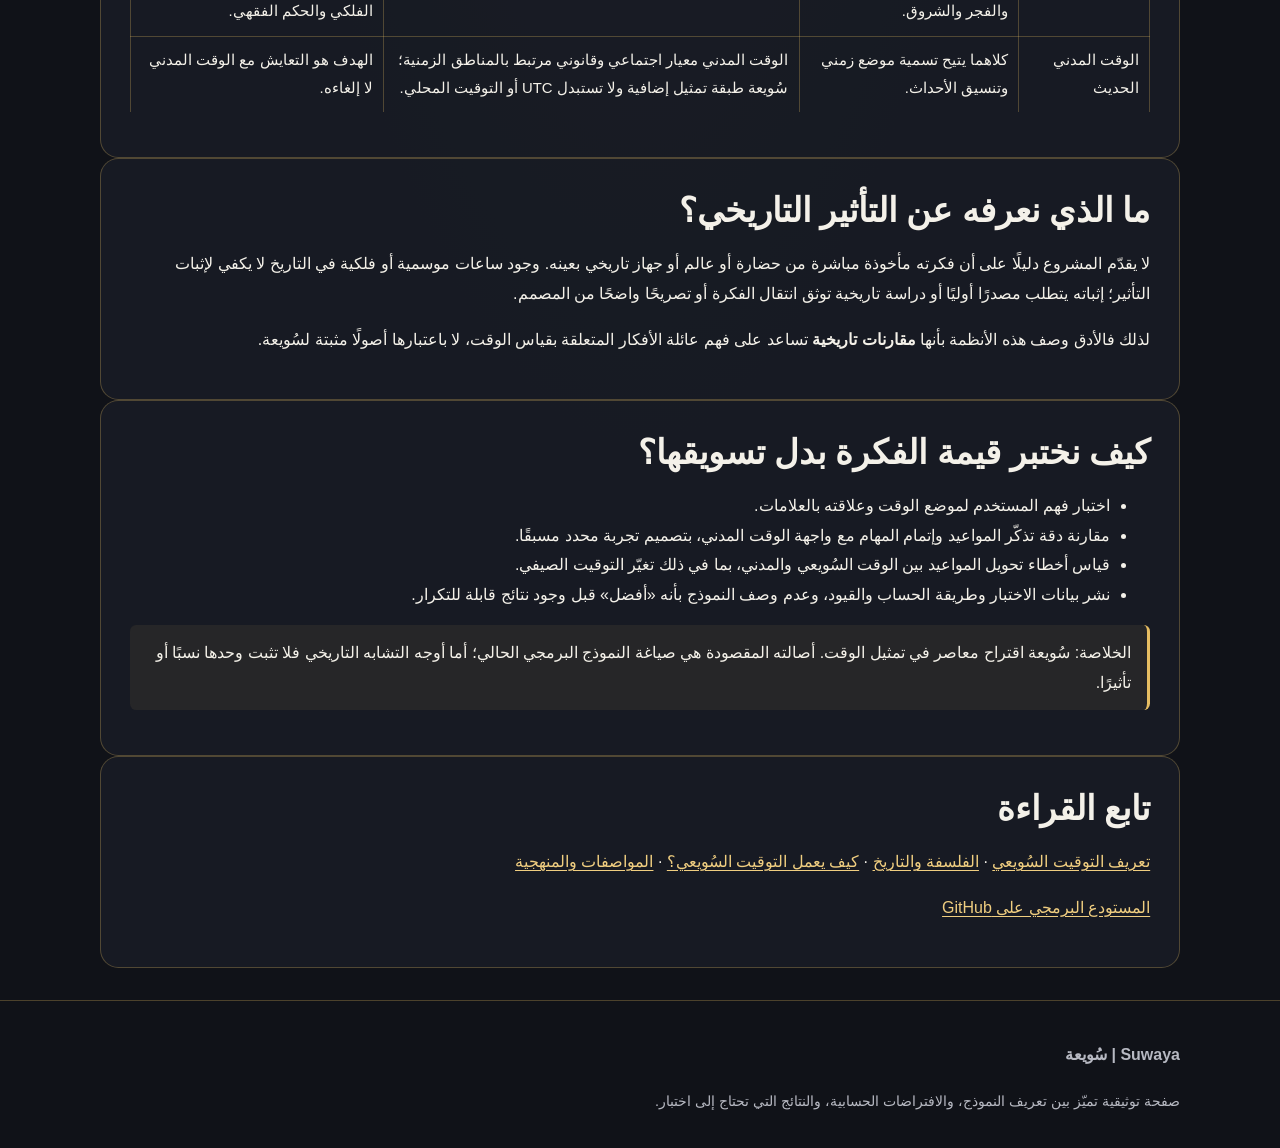
<file: site/ar/philosophy/index.html>
<!doctype html>
<html lang="ar" dir="rtl">
<head>
<meta charset="utf-8"><meta name="viewport" content="width=device-width,initial-scale=1">
<title>فلسفة التوقيت السُويعي وسياقه التاريخي | سُويعة</title><meta name="description" content="لماذا يستكشف مشروع سُويعة دورة المغرب إلى المغرب التالي؟ مقارنة حذرة بالساعات الشمسية والفلكية والتقسيمات التاريخية للوقت دون ادعاء تأثير تاريخي غير مثبت.">
<meta name="robots" content="index,follow,max-image-preview:large"><link rel="canonical" href="https://abdallah-kaballo.github.io/Suwaya/ar/philosophy/"><link rel="alternate" hreflang="ar" href="https://abdallah-kaballo.github.io/Suwaya/ar/philosophy/"><link rel="alternate" hreflang="en" href="https://abdallah-kaballo.github.io/Suwaya/en/philosophy/"><link rel="alternate" hreflang="x-default" href="https://abdallah-kaballo.github.io/Suwaya/en/philosophy/">
<meta property="og:type" content="article"><meta property="og:title" content="فلسفة التوقيت السُويعي وسياقه التاريخي | سُويعة"><meta property="og:description" content="لماذا يستكشف مشروع سُويعة دورة المغرب إلى المغرب التالي؟ مقارنة حذرة بالساعات الشمسية والفلكية والتقسيمات التاريخية للوقت دون ادعاء تأثير تاريخي غير مثبت."><meta property="og:url" content="https://abdallah-kaballo.github.io/Suwaya/ar/philosophy/"><meta property="og:site_name" content="Suwaya | سُويعة"><meta name="theme-color" content="#101218">
<link rel="stylesheet" href="../../assets/styles.css">
<style>
.callout{border-inline-start:3px solid var(--gold);padding:.8rem 1rem;background:rgba(230,189,98,.07);border-radius:.4rem;margin:1rem 0}
.formula{font-family:ui-monospace,SFMono-Regular,Consolas,monospace;direction:ltr;text-align:center;font-size:clamp(1rem,2.4vw,1.35rem);overflow-wrap:anywhere;padding:1rem;background:#101218;border:1px solid var(--line);border-radius:.8rem}
table{width:100%;border-collapse:collapse;margin:1rem 0}th,td{padding:.65rem;border:1px solid var(--line);text-align:start}th{color:var(--gold)}.scroll-table{overflow-x:auto}
</style>
</head>
<body dir="rtl">
<header><div class="wrap nav"><a class="brand" href="../../">سُويعة <span class="muted">| Suwaya</span></a><nav class="lang"><a href="../">الرئيسية</a><a href="../suwaya-time/">تعريف التوقيت</a><a href="../philosophy/">الفلسفة والتاريخ</a><a href="../how-it-works/">كيف يعمل؟</a><a href="../specification/">المواصفات والمنهجية</a><a href="../../en/philosophy/" lang="en">English</a></nav></div></header>
<main class="wrap">
<section class="hero"><div class="eyebrow">الفكرة والسياق</div><h1>الفلسفة والتاريخ: لماذا دورة من المغرب إلى المغرب التالي؟</h1><p class="lead">سُويعة لا تدّعي اكتشاف الزمن من جديد، ولا تزعم أنها استمرار مباشر لساعة تاريخية بعينها. إنها تجربة تصميمية معاصرة تسأل: ماذا يتغير إذا مثّلنا اليوم بوصفه دورة مرتبطة بعلامات فلكية معروفة، ثم استخدمنا هذا التمثيل لتنظيم الأنشطة؟</p></section>

<section class="grid">
<article class="panel"><h2>المشكلة التي يحاول المشروع استكشافها</h2><p>الساعة المدنية ممتازة للتنسيق بين المدن والنقل والعمل والأنظمة الرقمية؛ لكنها تمثيل اصطلاحي ثابت يبدأ اليوم فيه عند منتصف الليل، ولا يعبّر رقم الساعة وحده عن موضع الشمس أو عن المرحلة الليلية والنهارية. سُويعة تختبر تمثيلًا إضافيًا يجعل بداية الدورة عند المغرب، ويعرض الوقت بوصفه موضعًا داخل دورة ذات مراسٍ زمنية.</p><p>هذا ليس برهانًا على أن النموذج يزيد الإنتاجية أو يجعل الوقت «أدق». فائدته العملية سؤال تجريبي: هل يساعد هذا التمثيل بعض المستخدمين على فهم توقيت أنشطتهم والتخطيط لها؟</p></article>
<article class="panel"><h2>لماذا المغرب؟</h2><p>اختير المغرب مرساةً اصطلاحية للدورة لأنه علامة ظاهرة وذات حضور في تنظيم اليوم الإسلامي؛ وتأتي بعده مراحل ليلية ثم النهار التالي. هذا اختيار تصميمي للمشروع، وليس قاعدة فلكية عالمية ملزمة ولا بديلًا عن التاريخ المدني أو المنطقة الزمنية.</p><p>يجب الفصل بين وقت المغرب المحسوب أو المعدّل لإعدادات الأذان وبين الغروب الفلكي المحسوب الذي قد يستخدمه النظام في انتقال التاريخ الهجري. لكل منهما تعريف ووظيفة مختلفة.</p></article>
</section>
<section class="panel"><h2>مقارنة تاريخية دون ادعاء نسب</h2><div class="scroll-table"><table><thead><tr><th>النظام أو التقليد</th><th>وجه الشبه</th><th>الاختلاف المهم</th><th>ما الذي يمكن استنتاجه؟</th></tr></thead><tbody>
<tr><td>الساعات الشمسية</td><td>ربط قراءة الوقت بموضع الشمس والظل.</td><td>تقرأ ساعة شمسية تقليدية الوقت وفق تصميمها وخط عرضها؛ أما سُويعة فتحوّل فترات بين مراسٍ محسوبة إلى وحدات افتراضية قابلة للعرض الرقمي.</td><td>تشابه في الاستفادة من الظواهر الشمسية، لا دليل بذاته على اقتباس مباشر.</td></tr>
<tr><td>الساعات الفلكية</td><td>إظهار أكثر من دورة أو مرجع زمني وربط الوقت بحركات سماوية.</td><td>الساعات الفلكية التاريخية تختلف كثيرًا في آلياتها ووظائفها؛ وسُويعة نموذج برمجي حديث لتوزيع وحدات زمنية بين مراسٍ مختارة.</td><td>المقارنة وصفية؛ لا تعني أن البنية أو الآلية واحدة.</td></tr>
<tr><td>الساعات الموسمية أو غير المتساوية</td><td>في بعض التقاليد التاريخية قُسّم النهار والليل إلى ساعات تختلف مدتها باختلاف الفصل.</td><td>سُويعة تخصص 12 وحدة ليلية و12 نهارية، ثم يوزع الوحدات على سبع فترات؛ طول الوحدة الفعلي ينتج من مدة الفترة وعدد وحداتها، وليس من تقسيم النهار والليل وحدهما إلى 12 ساعة موسمية.</td><td>هناك تشابه مفاهيمي عام في قبول وحدات غير متساوية مدنيًا، لكن التفاصيل الرياضية والتاريخية مختلفة.</td></tr>
<tr><td>تقسيمات الليل والعبادات</td><td>استخدام علامات مثل المغرب والعشاء ومنتصف الليل الشرعي والفجر والشروق.</td><td>سُويعة تمثّل هذه العلامات داخل نموذج رقمي، ولا تجعل اصطلاحات واجهتها تعريفات شرعية جديدة.</td><td>يجب توثيق مصدر تعريف كل علامة والحفاظ على الفرق بين الحساب الفلكي والحكم الفقهي.</td></tr>
<tr><td>الوقت المدني الحديث</td><td>كلاهما يتيح تسمية موضع زمني وتنسيق الأحداث.</td><td>الوقت المدني معيار اجتماعي وقانوني مرتبط بالمناطق الزمنية؛ سُويعة طبقة تمثيل إضافية ولا تستبدل UTC أو التوقيت المحلي.</td><td>الهدف هو التعايش مع الوقت المدني لا إلغاءه.</td></tr>
</tbody></table></div></section>
<section class="panel"><h2>ما الذي نعرفه عن التأثير التاريخي؟</h2><p>لا يقدّم المشروع دليلًا على أن فكرته مأخوذة مباشرة من حضارة أو عالم أو جهاز تاريخي بعينه. وجود ساعات موسمية أو فلكية في التاريخ لا يكفي لإثبات التأثير؛ إثباته يتطلب مصدرًا أوليًا أو دراسة تاريخية توثق انتقال الفكرة أو تصريحًا واضحًا من المصمم.</p><p>لذلك فالأدق وصف هذه الأنظمة بأنها <strong>مقارنات تاريخية</strong> تساعد على فهم عائلة الأفكار المتعلقة بقياس الوقت، لا باعتبارها أصولًا مثبتة لسُويعة.</p></section>
<section class="panel"><h2>كيف نختبر قيمة الفكرة بدل تسويقها؟</h2><ul><li>اختبار فهم المستخدم لموضع الوقت وعلاقته بالعلامات.</li><li>مقارنة دقة تذكّر المواعيد وإتمام المهام مع واجهة الوقت المدني، بتصميم تجربة محدد مسبقًا.</li><li>قياس أخطاء تحويل المواعيد بين الوقت السُويعي والمدني، بما في ذلك تغيّر التوقيت الصيفي.</li><li>نشر بيانات الاختبار وطريقة الحساب والقيود، وعدم وصف النموذج بأنه «أفضل» قبل وجود نتائج قابلة للتكرار.</li></ul><div class="callout">الخلاصة: سُويعة اقتراح معاصر في تمثيل الوقت. أصالته المقصودة هي صياغة النموذج البرمجي الحالي؛ أما أوجه التشابه التاريخي فلا تثبت وحدها نسبًا أو تأثيرًا.</div></section>
<section class="panel"><h2>تابع القراءة</h2><p><a href="../suwaya-time/">تعريف التوقيت السُويعي</a> · <a href="../philosophy/">الفلسفة والتاريخ</a> · <a href="../how-it-works/">كيف يعمل التوقيت السُويعي؟</a> · <a href="../specification/">المواصفات والمنهجية</a></p><p><a href="https://github.com/Abdallah-Kaballo/Suwaya">المستودع البرمجي على GitHub</a></p></section>
</main>
<footer><div class="wrap"><p><strong>Suwaya | سُويعة</strong></p><small>صفحة توثيقية تميّز بين تعريف النموذج، والافتراضات الحسابية، والنتائج التي تحتاج إلى اختبار.</small></div></footer>
</body></html>
</file>
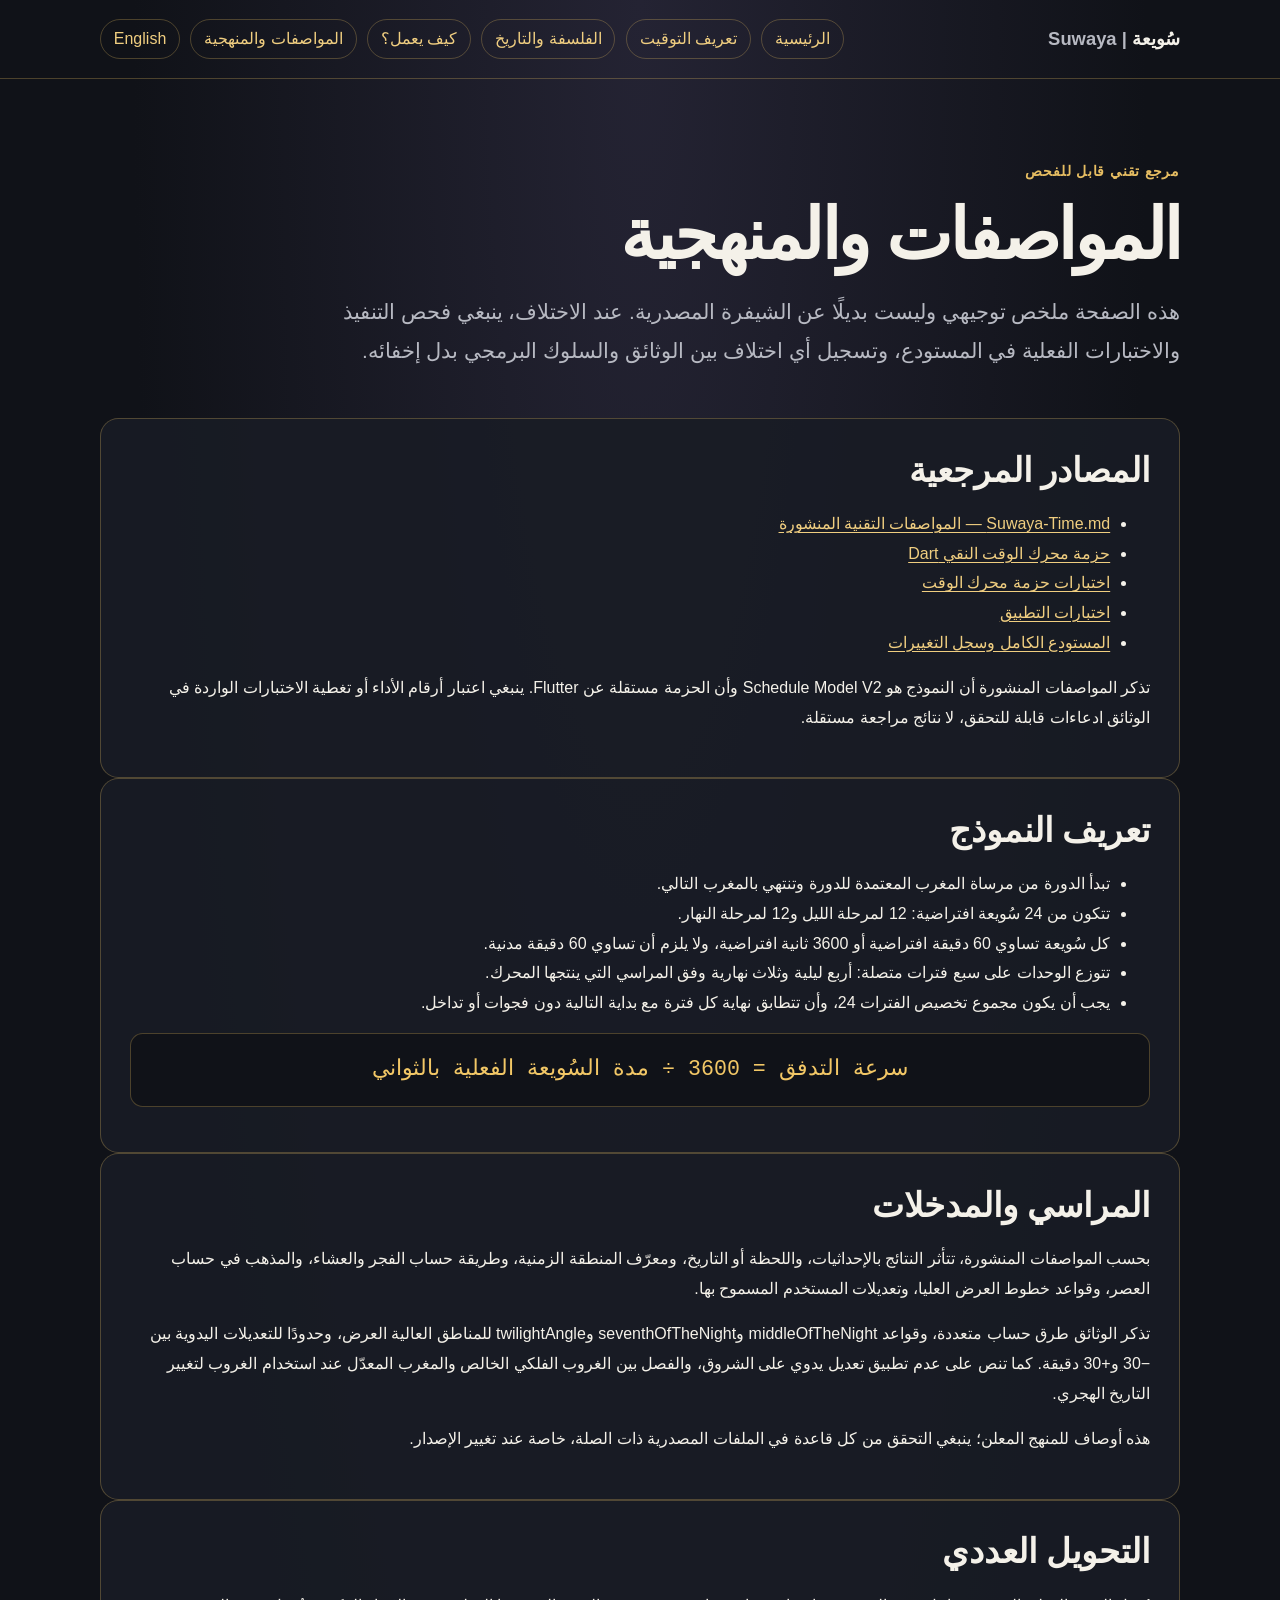
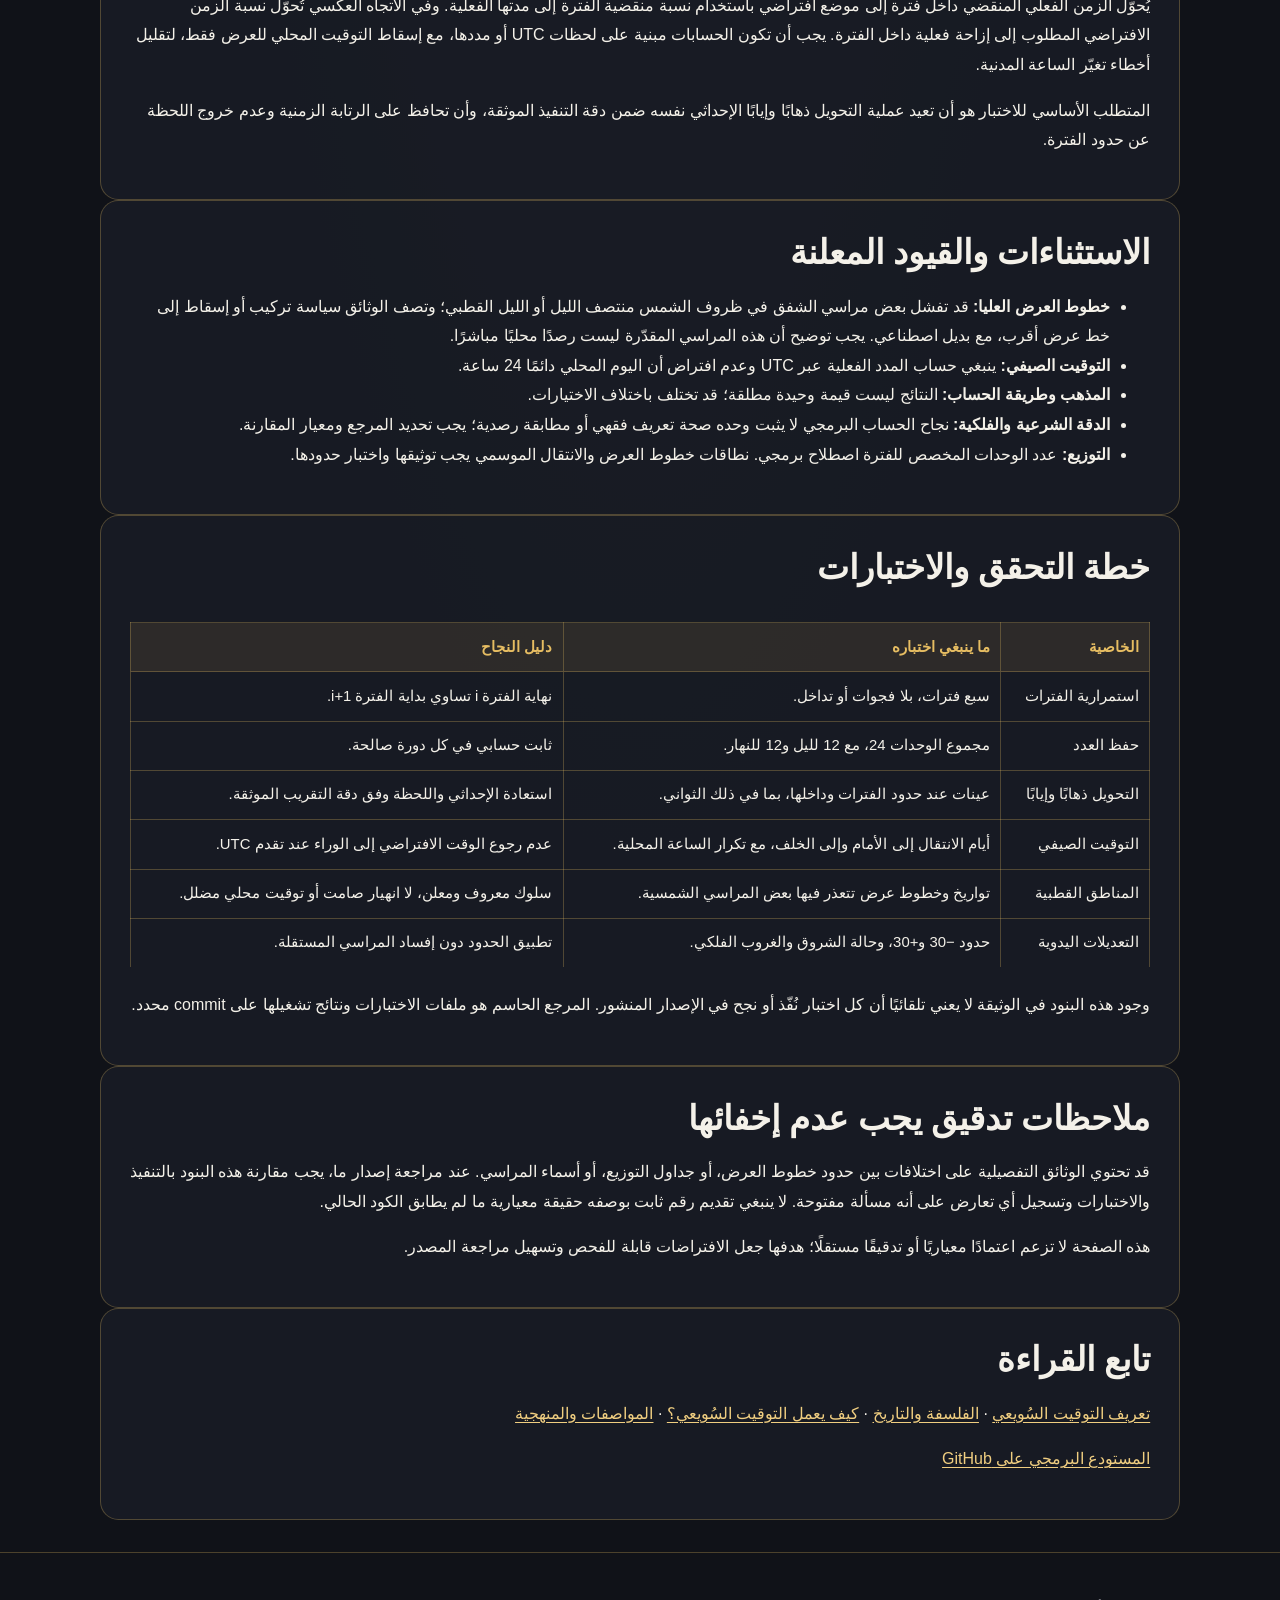
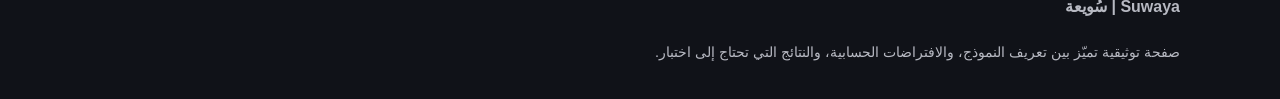
<file: site/ar/specification/index.html>
<!doctype html>
<html lang="ar" dir="rtl">
<head>
<meta charset="utf-8"><meta name="viewport" content="width=device-width,initial-scale=1">
<title>المواصفات والمنهجية | التوقيت السُويعي — سُويعة</title><meta name="description" content="توثيق قابل للفحص لنموذج سُويعة: الدورة الزمنية، مراسي الحساب، التوزيع، التحويل، الاستثناءات والاختبارات والقيود المعروفة، مع روابط إلى الشيفرة.">
<meta name="robots" content="index,follow,max-image-preview:large"><link rel="canonical" href="https://abdallah-kaballo.github.io/Suwaya/ar/specification/"><link rel="alternate" hreflang="ar" href="https://abdallah-kaballo.github.io/Suwaya/ar/specification/"><link rel="alternate" hreflang="en" href="https://abdallah-kaballo.github.io/Suwaya/en/specification/"><link rel="alternate" hreflang="x-default" href="https://abdallah-kaballo.github.io/Suwaya/en/specification/">
<meta property="og:type" content="article"><meta property="og:title" content="المواصفات والمنهجية | التوقيت السُويعي — سُويعة"><meta property="og:description" content="توثيق قابل للفحص لنموذج سُويعة: الدورة الزمنية، مراسي الحساب، التوزيع، التحويل، الاستثناءات والاختبارات والقيود المعروفة، مع روابط إلى الشيفرة."><meta property="og:url" content="https://abdallah-kaballo.github.io/Suwaya/ar/specification/"><meta property="og:site_name" content="Suwaya | سُويعة"><meta name="theme-color" content="#101218">
<link rel="stylesheet" href="../../assets/styles.css">
<style>
.callout{border-inline-start:3px solid var(--gold);padding:.8rem 1rem;background:rgba(230,189,98,.07);border-radius:.4rem;margin:1rem 0}
.formula{font-family:ui-monospace,SFMono-Regular,Consolas,monospace;direction:ltr;text-align:center;font-size:clamp(1rem,2.4vw,1.35rem);overflow-wrap:anywhere;padding:1rem;background:#101218;border:1px solid var(--line);border-radius:.8rem}
table{width:100%;border-collapse:collapse;margin:1rem 0}th,td{padding:.65rem;border:1px solid var(--line);text-align:start}th{color:var(--gold)}.scroll-table{overflow-x:auto}
</style>
</head>
<body dir="rtl">
<header><div class="wrap nav"><a class="brand" href="../../">سُويعة <span class="muted">| Suwaya</span></a><nav class="lang"><a href="../">الرئيسية</a><a href="../suwaya-time/">تعريف التوقيت</a><a href="../philosophy/">الفلسفة والتاريخ</a><a href="../how-it-works/">كيف يعمل؟</a><a href="../specification/">المواصفات والمنهجية</a><a href="../../en/philosophy/" lang="en">English</a></nav></div></header>
<main class="wrap">
<section class="hero"><div class="eyebrow">مرجع تقني قابل للفحص</div><h1>المواصفات والمنهجية</h1><p class="lead">هذه الصفحة ملخص توجيهي وليست بديلًا عن الشيفرة المصدرية. عند الاختلاف، ينبغي فحص التنفيذ والاختبارات الفعلية في المستودع، وتسجيل أي اختلاف بين الوثائق والسلوك البرمجي بدل إخفائه.</p></section>

<section class="panel"><h2>المصادر المرجعية</h2><ul><li><a href="https://github.com/Abdallah-Kaballo/Suwaya/blob/main/Suwaya-Time.md">Suwaya-Time.md — المواصفات التقنية المنشورة</a></li><li><a href="https://github.com/Abdallah-Kaballo/Suwaya/tree/main/packages/suwaya_time">حزمة محرك الوقت النقي Dart</a></li><li><a href="https://github.com/Abdallah-Kaballo/Suwaya/tree/main/packages/suwaya_time/test">اختبارات حزمة محرك الوقت</a></li><li><a href="https://github.com/Abdallah-Kaballo/Suwaya/tree/main/test">اختبارات التطبيق</a></li><li><a href="https://github.com/Abdallah-Kaballo/Suwaya">المستودع الكامل وسجل التغييرات</a></li></ul><p>تذكر المواصفات المنشورة أن النموذج هو Schedule Model V2 وأن الحزمة مستقلة عن Flutter. ينبغي اعتبار أرقام الأداء أو تغطية الاختبارات الواردة في الوثائق ادعاءات قابلة للتحقق، لا نتائج مراجعة مستقلة.</p></section>
<section class="panel"><h2>تعريف النموذج</h2><ul><li>تبدأ الدورة من مرساة المغرب المعتمدة للدورة وتنتهي بالمغرب التالي.</li><li>تتكون من 24 سُويعة افتراضية: 12 لمرحلة الليل و12 لمرحلة النهار.</li><li>كل سُويعة تساوي 60 دقيقة افتراضية أو 3600 ثانية افتراضية، ولا يلزم أن تساوي 60 دقيقة مدنية.</li><li>تتوزع الوحدات على سبع فترات متصلة: أربع ليلية وثلاث نهارية وفق المراسي التي ينتجها المحرك.</li><li>يجب أن يكون مجموع تخصيص الفترات 24، وأن تتطابق نهاية كل فترة مع بداية التالية دون فجوات أو تداخل.</li></ul><div class="formula">سرعة التدفق = 3600 ÷ مدة السُويعة الفعلية بالثواني</div></section>
<section class="panel"><h2>المراسي والمدخلات</h2><p>بحسب المواصفات المنشورة، تتأثر النتائج بالإحداثيات، واللحظة أو التاريخ، ومعرّف المنطقة الزمنية، وطريقة حساب الفجر والعشاء، والمذهب في حساب العصر، وقواعد خطوط العرض العليا، وتعديلات المستخدم المسموح بها.</p><p>تذكر الوثائق طرق حساب متعددة، وقواعد middleOfTheNight وseventhOfTheNight وtwilightAngle للمناطق العالية العرض، وحدودًا للتعديلات اليدوية بين −30 و+30 دقيقة. كما تنص على عدم تطبيق تعديل يدوي على الشروق، والفصل بين الغروب الفلكي الخالص والمغرب المعدّل عند استخدام الغروب لتغيير التاريخ الهجري.</p><p>هذه أوصاف للمنهج المعلن؛ ينبغي التحقق من كل قاعدة في الملفات المصدرية ذات الصلة، خاصة عند تغيير الإصدار.</p></section>
<section class="panel"><h2>التحويل العددي</h2><p>يُحوّل الزمن الفعلي المنقضي داخل فترة إلى موضع افتراضي باستخدام نسبة منقضية الفترة إلى مدتها الفعلية. وفي الاتجاه العكسي تُحوّل نسبة الزمن الافتراضي المطلوب إلى إزاحة فعلية داخل الفترة. يجب أن تكون الحسابات مبنية على لحظات UTC أو مددها، مع إسقاط التوقيت المحلي للعرض فقط، لتقليل أخطاء تغيّر الساعة المدنية.</p><p>المتطلب الأساسي للاختبار هو أن تعيد عملية التحويل ذهابًا وإيابًا الإحداثي نفسه ضمن دقة التنفيذ الموثقة، وأن تحافظ على الرتابة الزمنية وعدم خروج اللحظة عن حدود الفترة.</p></section>
<section class="panel"><h2>الاستثناءات والقيود المعلنة</h2><ul><li><strong>خطوط العرض العليا:</strong> قد تفشل بعض مراسي الشفق في ظروف الشمس منتصف الليل أو الليل القطبي؛ وتصف الوثائق سياسة تركيب أو إسقاط إلى خط عرض أقرب، مع بديل اصطناعي. يجب توضيح أن هذه المراسي المقدّرة ليست رصدًا محليًا مباشرًا.</li><li><strong>التوقيت الصيفي:</strong> ينبغي حساب المدد الفعلية عبر UTC وعدم افتراض أن اليوم المحلي دائمًا 24 ساعة.</li><li><strong>المذهب وطريقة الحساب:</strong> النتائج ليست قيمة وحيدة مطلقة؛ قد تختلف باختلاف الاختيارات.</li><li><strong>الدقة الشرعية والفلكية:</strong> نجاح الحساب البرمجي لا يثبت وحده صحة تعريف فقهي أو مطابقة رصدية؛ يجب تحديد المرجع ومعيار المقارنة.</li><li><strong>التوزيع:</strong> عدد الوحدات المخصص للفترة اصطلاح برمجي. نطاقات خطوط العرض والانتقال الموسمي يجب توثيقها واختبار حدودها.</li></ul></section>
<section class="panel"><h2>خطة التحقق والاختبارات</h2><div class="scroll-table"><table><thead><tr><th>الخاصية</th><th>ما ينبغي اختباره</th><th>دليل النجاح</th></tr></thead><tbody><tr><td>استمرارية الفترات</td><td>سبع فترات، بلا فجوات أو تداخل.</td><td>نهاية الفترة i تساوي بداية الفترة i+1.</td></tr><tr><td>حفظ العدد</td><td>مجموع الوحدات 24، مع 12 لليل و12 للنهار.</td><td>ثابت حسابي في كل دورة صالحة.</td></tr><tr><td>التحويل ذهابًا وإيابًا</td><td>عينات عند حدود الفترات وداخلها، بما في ذلك الثواني.</td><td>استعادة الإحداثي واللحظة وفق دقة التقريب الموثقة.</td></tr><tr><td>التوقيت الصيفي</td><td>أيام الانتقال إلى الأمام وإلى الخلف، مع تكرار الساعة المحلية.</td><td>عدم رجوع الوقت الافتراضي إلى الوراء عند تقدم UTC.</td></tr><tr><td>المناطق القطبية</td><td>تواريخ وخطوط عرض تتعذر فيها بعض المراسي الشمسية.</td><td>سلوك معروف ومعلن، لا انهيار صامت أو توقيت محلي مضلل.</td></tr><tr><td>التعديلات اليدوية</td><td>حدود −30 و+30، وحالة الشروق والغروب الفلكي.</td><td>تطبيق الحدود دون إفساد المراسي المستقلة.</td></tr></tbody></table></div><p>وجود هذه البنود في الوثيقة لا يعني تلقائيًا أن كل اختبار نُفّذ أو نجح في الإصدار المنشور. المرجع الحاسم هو ملفات الاختبارات ونتائج تشغيلها على commit محدد.</p></section>
<section class="panel"><h2>ملاحظات تدقيق يجب عدم إخفائها</h2><p>قد تحتوي الوثائق التفصيلية على اختلافات بين حدود خطوط العرض، أو جداول التوزيع، أو أسماء المراسي. عند مراجعة إصدار ما، يجب مقارنة هذه البنود بالتنفيذ والاختبارات وتسجيل أي تعارض على أنه مسألة مفتوحة. لا ينبغي تقديم رقم ثابت بوصفه حقيقة معيارية ما لم يطابق الكود الحالي.</p><p>هذه الصفحة لا تزعم اعتمادًا معياريًا أو تدقيقًا مستقلًا؛ هدفها جعل الافتراضات قابلة للفحص وتسهيل مراجعة المصدر.</p></section>
<section class="panel"><h2>تابع القراءة</h2><p><a href="../suwaya-time/">تعريف التوقيت السُويعي</a> · <a href="../philosophy/">الفلسفة والتاريخ</a> · <a href="../how-it-works/">كيف يعمل التوقيت السُويعي؟</a> · <a href="../specification/">المواصفات والمنهجية</a></p><p><a href="https://github.com/Abdallah-Kaballo/Suwaya">المستودع البرمجي على GitHub</a></p></section>
</main>
<footer><div class="wrap"><p><strong>Suwaya | سُويعة</strong></p><small>صفحة توثيقية تميّز بين تعريف النموذج، والافتراضات الحسابية، والنتائج التي تحتاج إلى اختبار.</small></div></footer>
</body></html>
</file>
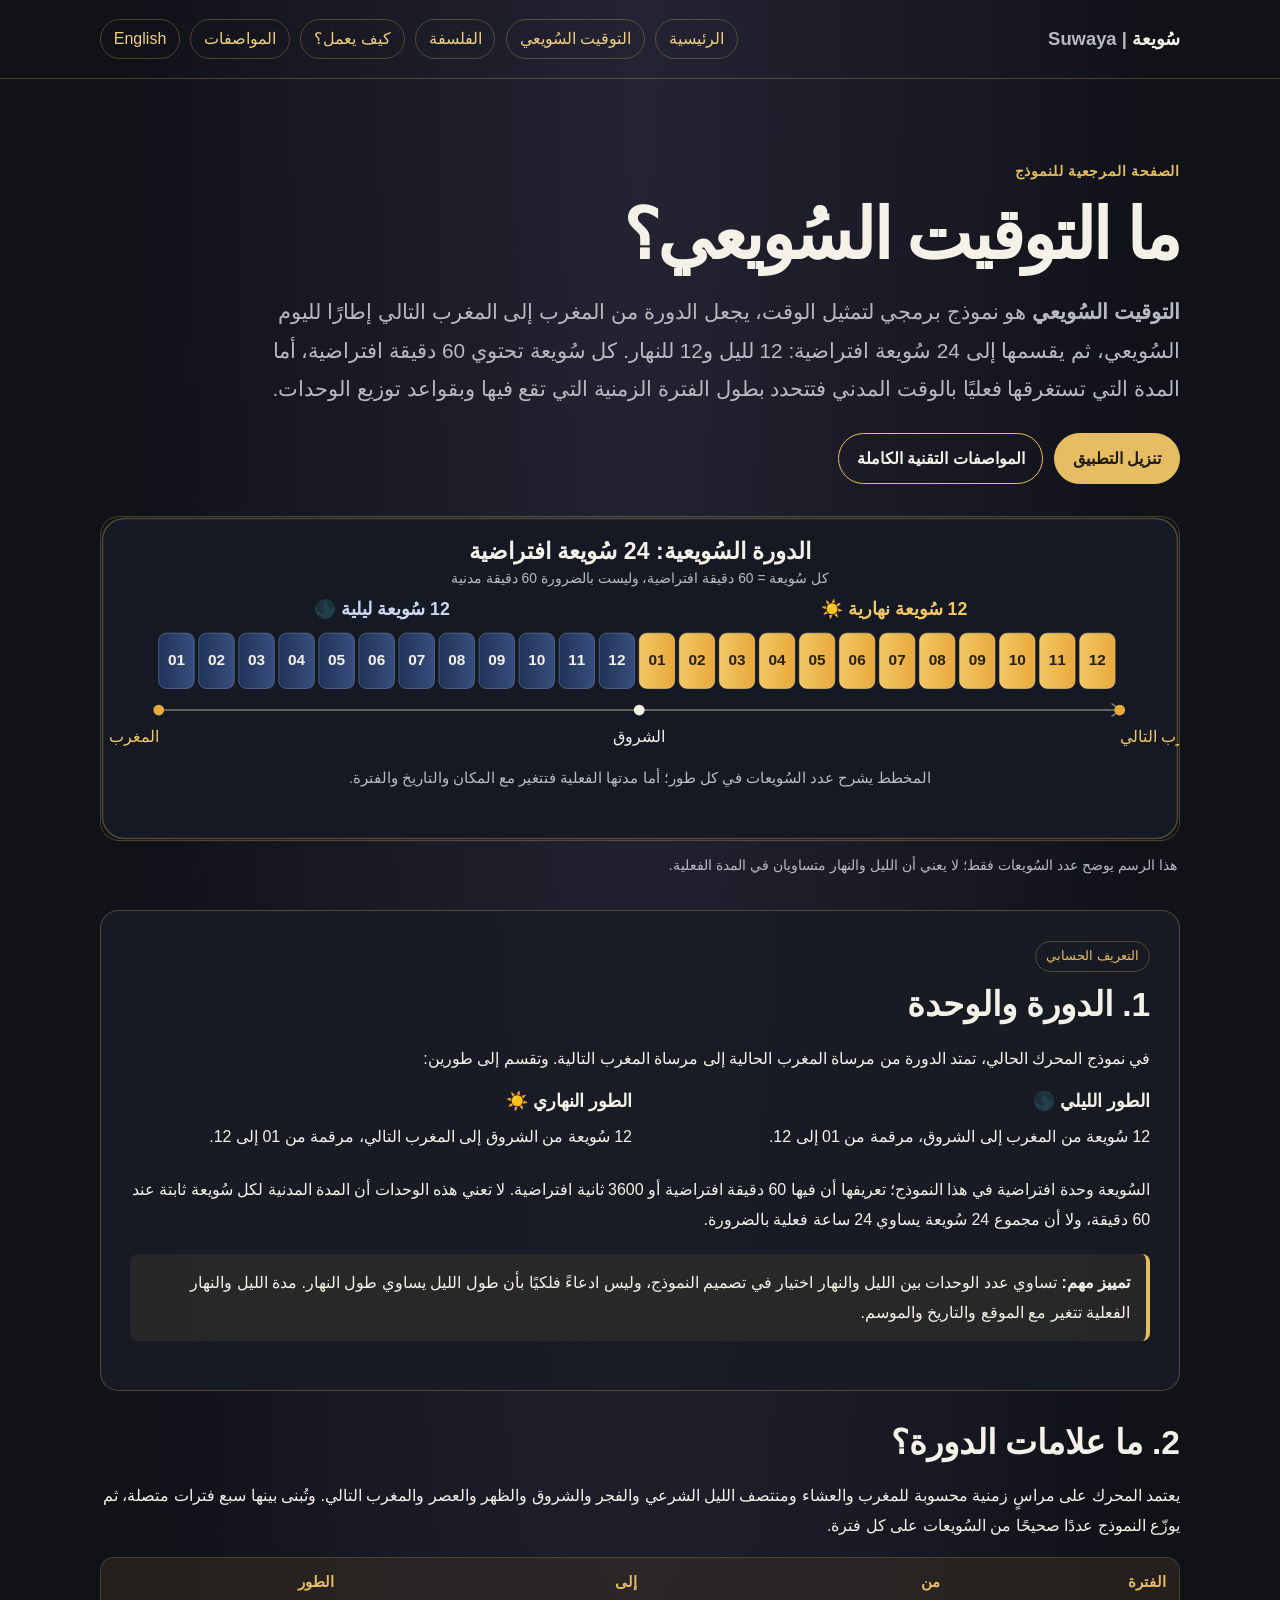
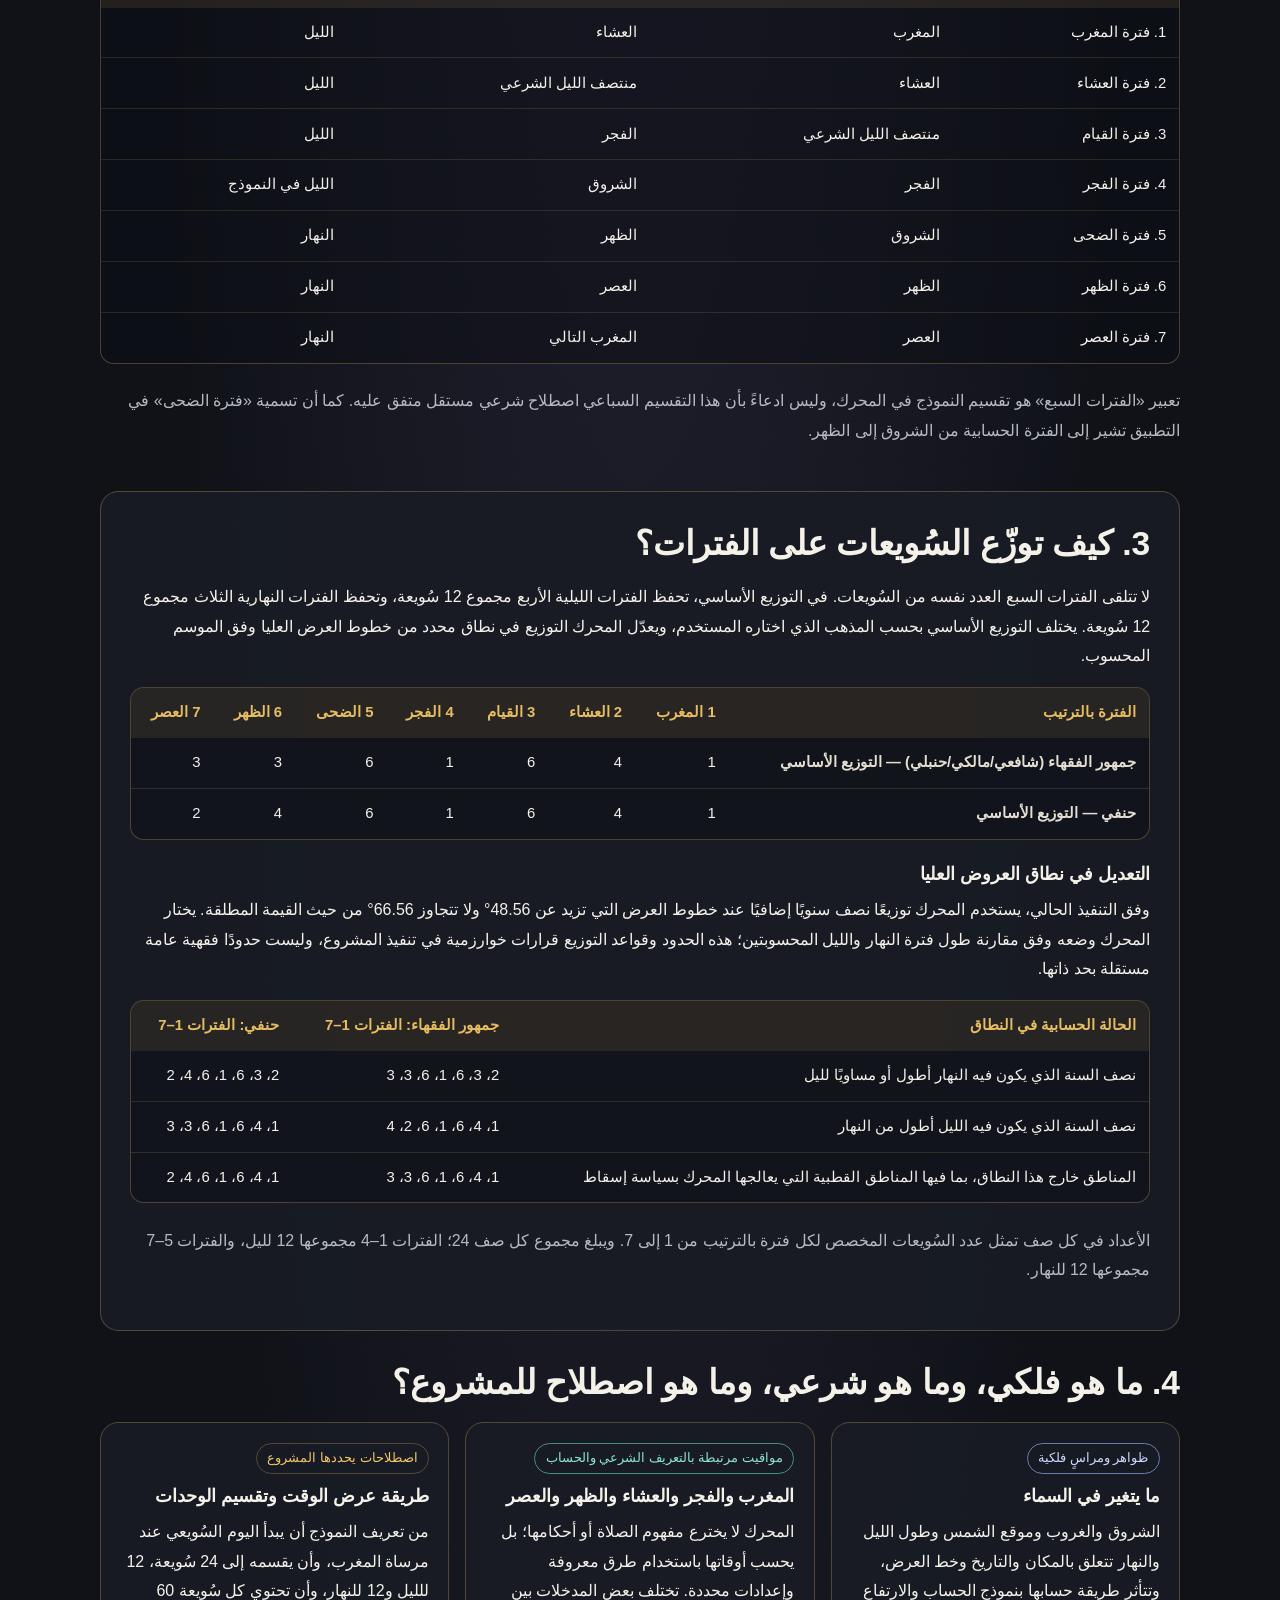
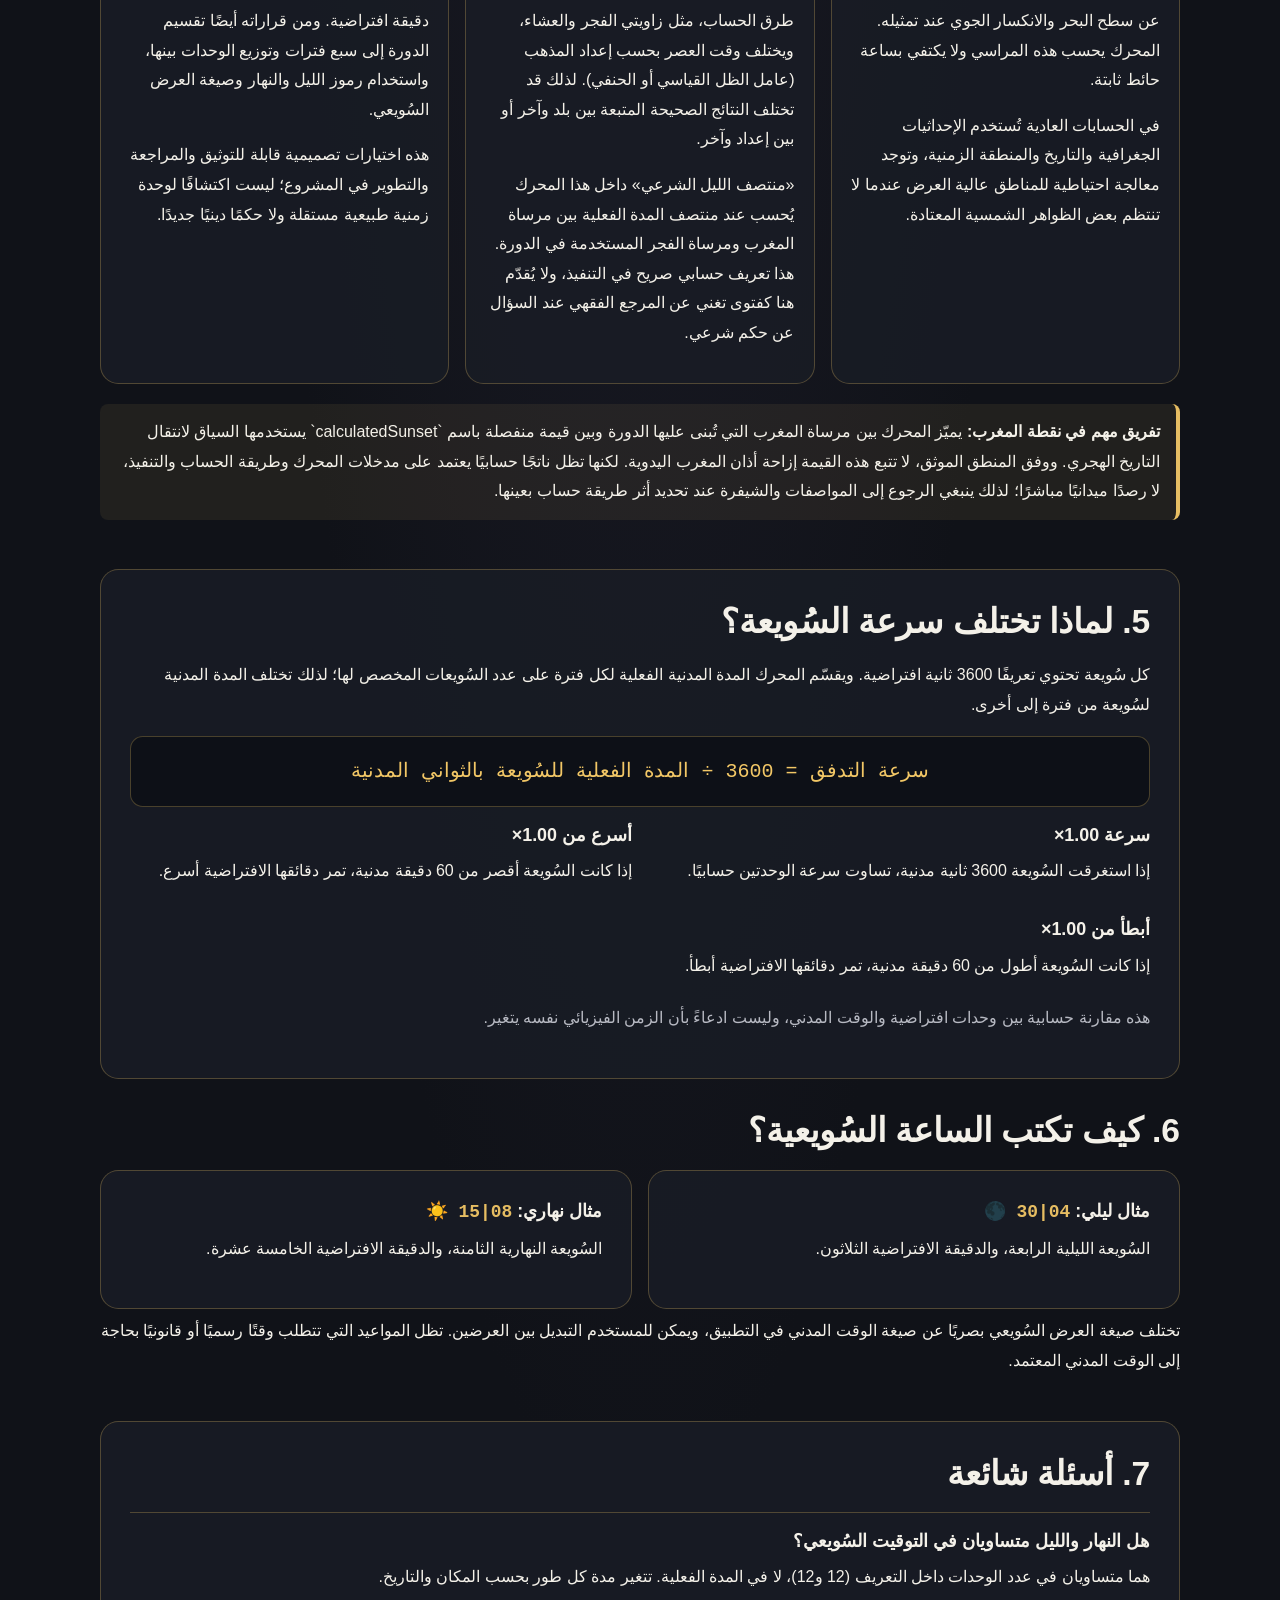
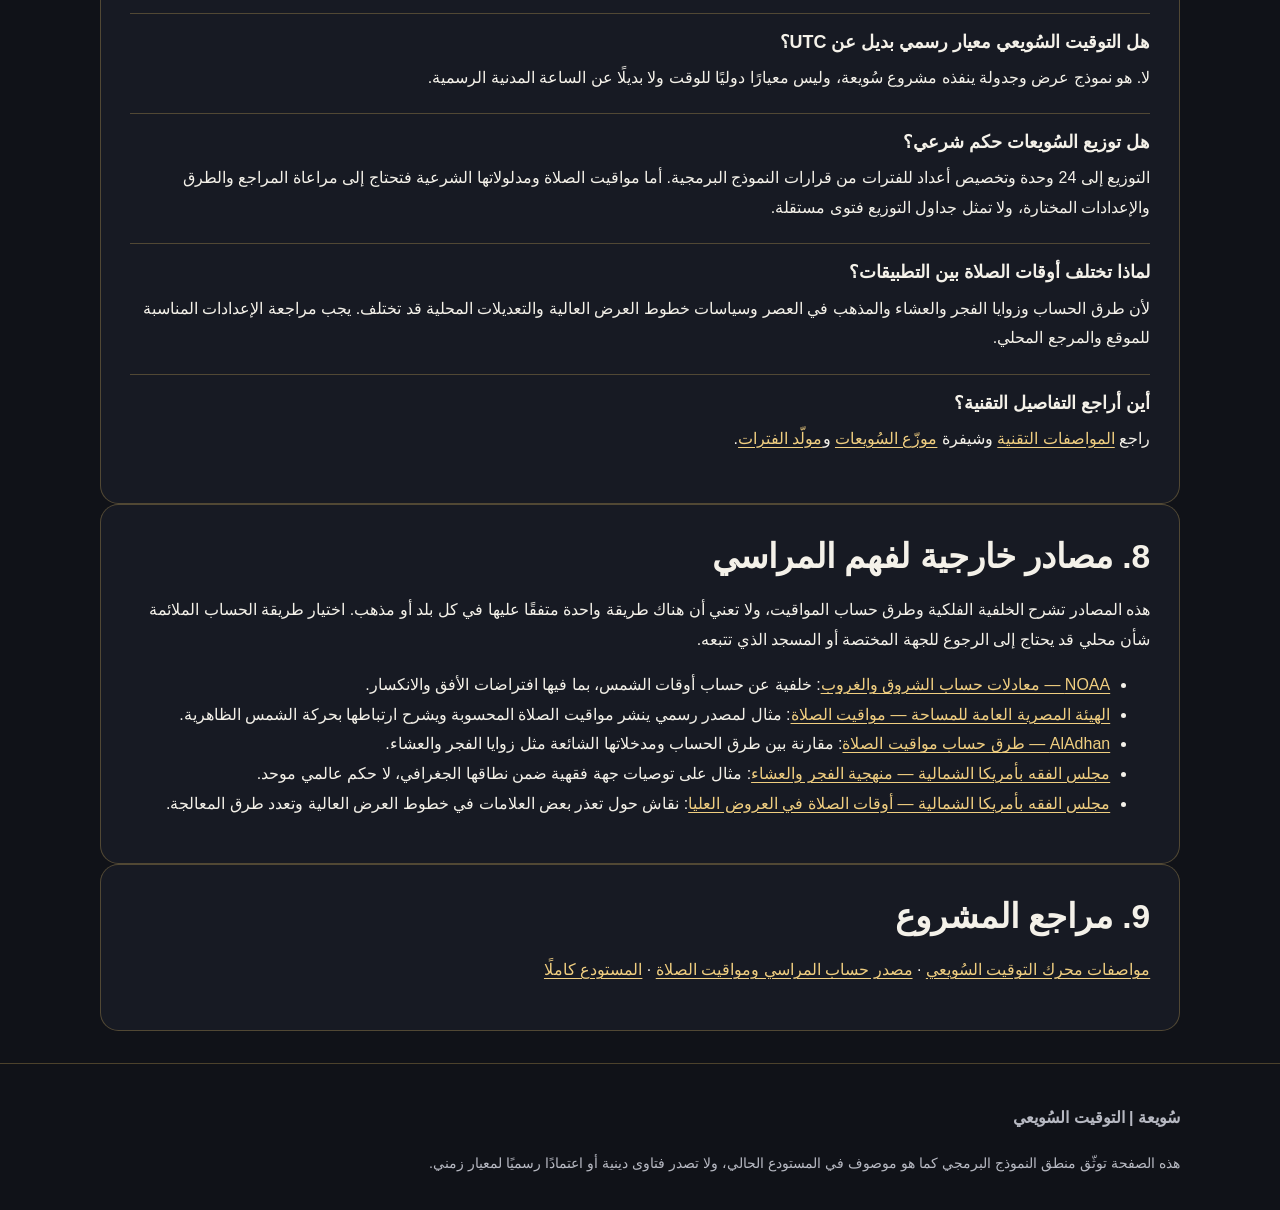
<file: site/ar/suwaya-time/index.html>
<!doctype html>
<html lang="ar" dir="rtl">
<head>
<meta charset="utf-8"><meta name="viewport" content="width=device-width,initial-scale=1">
<title>ما التوقيت السُويعي؟ | التعريف والقواعد — سُويعة</title>
<meta name="description" content="التعريف المرجعي للتوقيت السُويعي: دورة المغرب إلى المغرب التالي، 24 سُويعة افتراضية، سبع فترات، توزيع الوحدات حسب خطوط العرض والموسم والمذهب، والتمييز بين الفلك والفقه واصطلاحات المشروع.">
<meta name="robots" content="index,follow,max-image-preview:large">
<link rel="canonical" href="https://abdallah-kaballo.github.io/Suwaya/ar/suwaya-time/"><link rel="alternate" hreflang="ar" href="https://abdallah-kaballo.github.io/Suwaya/ar/suwaya-time/"><link rel="alternate" hreflang="en" href="https://abdallah-kaballo.github.io/Suwaya/en/suwaya-time/"><link rel="alternate" hreflang="x-default" href="https://abdallah-kaballo.github.io/Suwaya/en/suwaya-time/">
<meta property="og:type" content="article"><meta property="og:title" content="ما التوقيت السُويعي؟"><meta property="og:description" content="التعريف المرجعي والنموذج الحسابي للتوقيت السُويعي، مع بيان ما هو فلكي وما هو شرعي وما هو اصطلاح للمشروع."><meta property="og:url" content="https://abdallah-kaballo.github.io/Suwaya/ar/suwaya-time/"><meta property="og:site_name" content="سُويعة | Suwaya"><meta name="theme-color" content="#101218"><link rel="stylesheet" href="../../assets/styles.css">
<script type="application/ld+json">{"@context":"https://schema.org","@type":"TechArticle","headline":"ما التوقيت السُويعي؟","inLanguage":"ar","url":"https://abdallah-kaballo.github.io/Suwaya/ar/suwaya-time/","about":{"@type":"Thing","name":"التوقيت السُويعي","alternateName":"Suwaya Time"},"author":{"@type":"Organization","name":"مشروع سُويعة","url":"https://github.com/Abdallah-Kaballo/Suwaya"},"mainEntityOfPage":"https://abdallah-kaballo.github.io/Suwaya/ar/suwaya-time/"}</script>
</head>
<body dir="rtl">
<header><div class="wrap nav"><a class="brand" href="../../">سُويعة <span class="muted">| Suwaya</span></a><nav class="lang"><a href="../">الرئيسية</a><a href="./" aria-current="page">التوقيت السُويعي</a><a href="../philosophy/">الفلسفة</a><a href="../how-it-works/">كيف يعمل؟</a><a href="../specification/">المواصفات</a><a href="../../en/suwaya-time/">English</a></nav></div></header>
<main class="wrap">
<section class="hero"><div class="eyebrow">الصفحة المرجعية للنموذج</div><h1>ما التوقيت السُويعي؟</h1>
<p class="lead"><strong>التوقيت السُويعي</strong> هو نموذج برمجي لتمثيل الوقت، يجعل الدورة من المغرب إلى المغرب التالي إطارًا لليوم السُويعي، ثم يقسمها إلى 24 سُويعة افتراضية: 12 لليل و12 للنهار. كل سُويعة تحتوي 60 دقيقة افتراضية، أما المدة التي تستغرقها فعليًا بالوقت المدني فتتحدد بطول الفترة الزمنية التي تقع فيها وبقواعد توزيع الوحدات.</p>
<div class="actions"><a class="btn primary" href="https://play.google.com/store/apps/details?id=com.suwaya.app">تنزيل التطبيق</a><a class="btn" href="https://github.com/Abdallah-Kaballo/Suwaya/blob/main/Suwaya-Time.md">المواصفات التقنية الكاملة</a></div>
<figure class="diagram"><img src="../../assets/suwaya-cycle.svg" alt="مخطط للتوقيت السُويعي: اثنتا عشرة سُويعة ليلية بين المغرب والشروق، واثنتا عشرة سُويعة نهارية بين الشروق والمغرب التالي."><figcaption>هذا الرسم يوضح عدد السُويعات فقط؛ لا يعني أن الليل والنهار متساويان في المدة الفعلية.</figcaption></figure>
</section>

<section class="panel"><span class="pill">التعريف الحسابي</span><h2>1. الدورة والوحدة</h2>
<p>في نموذج المحرك الحالي، تمتد الدورة من مرساة المغرب الحالية إلى مرساة المغرب التالية. وتقسم إلى طورين:</p>
<div class="grid">
<div class="fact"><h3>الطور الليلي 🌑</h3><p>12 سُويعة من المغرب إلى الشروق، مرقمة من 01 إلى 12.</p></div>
<div class="fact"><h3>الطور النهاري ☀️</h3><p>12 سُويعة من الشروق إلى المغرب التالي، مرقمة من 01 إلى 12.</p></div>
</div>
<p>السُويعة وحدة افتراضية في هذا النموذج؛ تعريفها أن فيها 60 دقيقة افتراضية أو 3600 ثانية افتراضية. لا تعني هذه الوحدات أن المدة المدنية لكل سُويعة ثابتة عند 60 دقيقة، ولا أن مجموع 24 سُويعة يساوي 24 ساعة فعلية بالضرورة.</p>
<div class="note"><strong>تمييز مهم:</strong> تساوي عدد الوحدات بين الليل والنهار اختيار في تصميم النموذج، وليس ادعاءً فلكيًا بأن طول الليل يساوي طول النهار. مدة الليل والنهار الفعلية تتغير مع الموقع والتاريخ والموسم.</div>
</section>

<section><h2>2. ما علامات الدورة؟</h2>
<p>يعتمد المحرك على مراسٍ زمنية محسوبة للمغرب والعشاء ومنتصف الليل الشرعي والفجر والشروق والظهر والعصر والمغرب التالي. وتُبنى بينها سبع فترات متصلة، ثم يوزّع النموذج عددًا صحيحًا من السُويعات على كل فترة.</p>
<div class="table-scroll"><table><thead><tr><th>الفترة</th><th>من</th><th>إلى</th><th>الطور</th></tr></thead><tbody>
<tr><td>1. فترة المغرب</td><td>المغرب</td><td>العشاء</td><td>الليل</td></tr>
<tr><td>2. فترة العشاء</td><td>العشاء</td><td>منتصف الليل الشرعي</td><td>الليل</td></tr>
<tr><td>3. فترة القيام</td><td>منتصف الليل الشرعي</td><td>الفجر</td><td>الليل</td></tr>
<tr><td>4. فترة الفجر</td><td>الفجر</td><td>الشروق</td><td>الليل في النموذج</td></tr>
<tr><td>5. فترة الضحى</td><td>الشروق</td><td>الظهر</td><td>النهار</td></tr>
<tr><td>6. فترة الظهر</td><td>الظهر</td><td>العصر</td><td>النهار</td></tr>
<tr><td>7. فترة العصر</td><td>العصر</td><td>المغرب التالي</td><td>النهار</td></tr>
</tbody></table></div>
<p class="muted">تعبير «الفترات السبع» هو تقسيم النموذج في المحرك، وليس ادعاءً بأن هذا التقسيم السباعي اصطلاح شرعي مستقل متفق عليه. كما أن تسمية «فترة الضحى» في التطبيق تشير إلى الفترة الحسابية من الشروق إلى الظهر.</p>
</section>

<section class="panel"><h2>3. كيف توزّع السُويعات على الفترات؟</h2>
<p>لا تتلقى الفترات السبع العدد نفسه من السُويعات. في التوزيع الأساسي، تحفظ الفترات الليلية الأربع مجموع 12 سُويعة، وتحفظ الفترات النهارية الثلاث مجموع 12 سُويعة. يختلف التوزيع الأساسي بحسب المذهب الذي اختاره المستخدم، ويعدّل المحرك التوزيع في نطاق محدد من خطوط العرض العليا وفق الموسم المحسوب.</p>
<div class="table-scroll"><table><thead><tr><th>الفترة بالترتيب</th><th>1 المغرب</th><th>2 العشاء</th><th>3 القيام</th><th>4 الفجر</th><th>5 الضحى</th><th>6 الظهر</th><th>7 العصر</th></tr></thead><tbody>
<tr><th>جمهور الفقهاء (شافعي/مالكي/حنبلي) — التوزيع الأساسي</th><td>1</td><td>4</td><td>6</td><td>1</td><td>6</td><td>3</td><td>3</td></tr>
<tr><th>حنفي — التوزيع الأساسي</th><td>1</td><td>4</td><td>6</td><td>1</td><td>6</td><td>4</td><td>2</td></tr>
</tbody></table></div>
<h3>التعديل في نطاق العروض العليا</h3>
<p>وفق التنفيذ الحالي، يستخدم المحرك توزيعًا نصف سنويًا إضافيًا عند خطوط العرض التي تزيد عن 48.56° ولا تتجاوز 66.56° من حيث القيمة المطلقة. يختار المحرك وضعه وفق مقارنة طول فترة النهار والليل المحسوبتين؛ هذه الحدود وقواعد التوزيع قرارات خوارزمية في تنفيذ المشروع، وليست حدودًا فقهية عامة مستقلة بحد ذاتها.</p>
<div class="table-scroll"><table><thead><tr><th>الحالة الحسابية في النطاق</th><th>جمهور الفقهاء: الفترات 1–7</th><th>حنفي: الفترات 1–7</th></tr></thead><tbody>
<tr><td>نصف السنة الذي يكون فيه النهار أطول أو مساويًا لليل</td><td>2، 3، 6، 1، 6، 3، 3</td><td>2، 3، 6، 1، 6، 4، 2</td></tr>
<tr><td>نصف السنة الذي يكون فيه الليل أطول من النهار</td><td>1، 4، 6، 1، 6، 2، 4</td><td>1، 4، 6، 1، 6، 3، 3</td></tr>
<tr><td>المناطق خارج هذا النطاق، بما فيها المناطق القطبية التي يعالجها المحرك بسياسة إسقاط</td><td>1، 4، 6، 1، 6، 3، 3</td><td>1، 4، 6، 1، 6، 4، 2</td></tr>
</tbody></table></div>
<p class="muted">الأعداد في كل صف تمثل عدد السُويعات المخصص لكل فترة بالترتيب من 1 إلى 7. ويبلغ مجموع كل صف 24؛ الفترات 1–4 مجموعها 12 لليل، والفترات 5–7 مجموعها 12 للنهار.</p>
</section>

<section><h2>4. ما هو فلكي، وما هو شرعي، وما هو اصطلاح للمشروع؟</h2>
<div class="classification">
<article class="panel"><span class="pill astronomy">ظواهر ومراسٍ فلكية</span><h3>ما يتغير في السماء</h3><p>الشروق والغروب وموقع الشمس وطول الليل والنهار تتعلق بالمكان والتاريخ وخط العرض، وتتأثر طريقة حسابها بنموذج الحساب والارتفاع عن سطح البحر والانكسار الجوي عند تمثيله. المحرك يحسب هذه المراسي ولا يكتفي بساعة حائط ثابتة.</p><p>في الحسابات العادية تُستخدم الإحداثيات الجغرافية والتاريخ والمنطقة الزمنية، وتوجد معالجة احتياطية للمناطق عالية العرض عندما لا تنتظم بعض الظواهر الشمسية المعتادة.</p></article>
<article class="panel"><span class="pill religious">مواقيت مرتبطة بالتعريف الشرعي والحساب</span><h3>المغرب والفجر والعشاء والظهر والعصر</h3><p>المحرك لا يخترع مفهوم الصلاة أو أحكامها؛ بل يحسب أوقاتها باستخدام طرق معروفة وإعدادات محددة. تختلف بعض المدخلات بين طرق الحساب، مثل زاويتي الفجر والعشاء، ويختلف وقت العصر بحسب إعداد المذهب (عامل الظل القياسي أو الحنفي). لذلك قد تختلف النتائج الصحيحة المتبعة بين بلد وآخر أو بين إعداد وآخر.</p><p>«منتصف الليل الشرعي» داخل هذا المحرك يُحسب عند منتصف المدة الفعلية بين مرساة المغرب ومرساة الفجر المستخدمة في الدورة. هذا تعريف حسابي صريح في التنفيذ، ولا يُقدّم هنا كفتوى تغني عن المرجع الفقهي عند السؤال عن حكم شرعي.</p></article>
<article class="panel"><span class="pill project">اصطلاحات يحددها المشروع</span><h3>طريقة عرض الوقت وتقسيم الوحدات</h3><p>من تعريف النموذج أن يبدأ اليوم السُويعي عند مرساة المغرب، وأن يقسمه إلى 24 سُويعة، 12 للليل و12 للنهار، وأن تحتوي كل سُويعة 60 دقيقة افتراضية. ومن قراراته أيضًا تقسيم الدورة إلى سبع فترات وتوزيع الوحدات بينها، واستخدام رموز الليل والنهار وصيغة العرض السُويعي.</p><p>هذه اختيارات تصميمية قابلة للتوثيق والمراجعة والتطوير في المشروع؛ ليست اكتشافًا لوحدة زمنية طبيعية مستقلة ولا حكمًا دينيًا جديدًا.</p></article>
</div>
<div class="note"><strong>تفريق مهم في نقطة المغرب:</strong> يميّز المحرك بين مرساة المغرب التي تُبنى عليها الدورة وبين قيمة منفصلة باسم `calculatedSunset` يستخدمها السياق لانتقال التاريخ الهجري. ووفق المنطق الموثق، لا تتبع هذه القيمة إزاحة أذان المغرب اليدوية. لكنها تظل ناتجًا حسابيًا يعتمد على مدخلات المحرك وطريقة الحساب والتنفيذ، لا رصدًا ميدانيًا مباشرًا؛ لذلك ينبغي الرجوع إلى المواصفات والشيفرة عند تحديد أثر طريقة حساب بعينها.</div>
</section>

<section class="panel"><h2>5. لماذا تختلف سرعة السُويعة؟</h2>
<p>كل سُويعة تحتوي تعريفًا 3600 ثانية افتراضية. ويقسّم المحرك المدة المدنية الفعلية لكل فترة على عدد السُويعات المخصص لها؛ لذلك تختلف المدة المدنية لسُويعة من فترة إلى أخرى.</p>
<div class="formula" dir="ltr">سرعة التدفق = 3600 ÷ المدة الفعلية للسُويعة بالثواني المدنية</div>
<div class="grid">
<div class="fact"><h3>سرعة 1.00×</h3><p>إذا استغرقت السُويعة 3600 ثانية مدنية، تساوت سرعة الوحدتين حسابيًا.</p></div>
<div class="fact"><h3>أسرع من 1.00×</h3><p>إذا كانت السُويعة أقصر من 60 دقيقة مدنية، تمر دقائقها الافتراضية أسرع.</p></div>
<div class="fact"><h3>أبطأ من 1.00×</h3><p>إذا كانت السُويعة أطول من 60 دقيقة مدنية، تمر دقائقها الافتراضية أبطأ.</p></div>
</div>
<p class="muted">هذه مقارنة حسابية بين وحدات افتراضية والوقت المدني، وليست ادعاءً بأن الزمن الفيزيائي نفسه يتغير.</p></section>

<section><h2>6. كيف تكتب الساعة السُويعية؟</h2>
<div class="grid">
<div class="panel"><h3>مثال ليلي: <span class="suwaya-sample">04|30 🌑</span></h3><p>السُويعة الليلية الرابعة، والدقيقة الافتراضية الثلاثون.</p></div>
<div class="panel"><h3>مثال نهاري: <span class="suwaya-sample">08|15 ☀️</span></h3><p>السُويعة النهارية الثامنة، والدقيقة الافتراضية الخامسة عشرة.</p></div>
</div>
<p>تختلف صيغة العرض السُويعي بصريًا عن صيغة الوقت المدني في التطبيق، ويمكن للمستخدم التبديل بين العرضين. تظل المواعيد التي تتطلب وقتًا رسميًا أو قانونيًا بحاجة إلى الوقت المدني المعتمد.</p>
</section>

<section class="panel"><h2>7. أسئلة شائعة</h2>
<div class="faq"><h3>هل النهار والليل متساويان في التوقيت السُويعي؟</h3><p>هما متساويان في عدد الوحدات داخل التعريف (12 و12)، لا في المدة الفعلية. تتغير مدة كل طور بحسب المكان والتاريخ.</p></div>
<div class="faq"><h3>هل التوقيت السُويعي معيار رسمي بديل عن UTC؟</h3><p>لا. هو نموذج عرض وجدولة ينفذه مشروع سُويعة، وليس معيارًا دوليًا للوقت ولا بديلًا عن الساعة المدنية الرسمية.</p></div>
<div class="faq"><h3>هل توزيع السُويعات حكم شرعي؟</h3><p>التوزيع إلى 24 وحدة وتخصيص أعداد للفترات من قرارات النموذج البرمجية. أما مواقيت الصلاة ومدلولاتها الشرعية فتحتاج إلى مراعاة المراجع والطرق والإعدادات المختارة، ولا تمثل جداول التوزيع فتوى مستقلة.</p></div>
<div class="faq"><h3>لماذا تختلف أوقات الصلاة بين التطبيقات؟</h3><p>لأن طرق الحساب وزوايا الفجر والعشاء والمذهب في العصر وسياسات خطوط العرض العالية والتعديلات المحلية قد تختلف. يجب مراجعة الإعدادات المناسبة للموقع والمرجع المحلي.</p></div>
<div class="faq"><h3>أين أراجع التفاصيل التقنية؟</h3><p>راجع <a href="https://github.com/Abdallah-Kaballo/Suwaya/blob/main/Suwaya-Time.md">المواصفات التقنية</a> وشيفرة <a href="https://github.com/Abdallah-Kaballo/Suwaya/blob/main/packages/suwaya_time/lib/src/generators/suwaya_distributor.dart">موزّع السُويعات</a> و<a href="https://github.com/Abdallah-Kaballo/Suwaya/blob/main/packages/suwaya_time/lib/src/generators/period_generator.dart">مولّد الفترات</a>.</p></div>
</section>
<section class="panel"><h2>8. مصادر خارجية لفهم المراسي</h2>
<p>هذه المصادر تشرح الخلفية الفلكية وطرق حساب المواقيت، ولا تعني أن هناك طريقة واحدة متفقًا عليها في كل بلد أو مذهب. اختيار طريقة الحساب الملائمة شأن محلي قد يحتاج إلى الرجوع للجهة المختصة أو المسجد الذي تتبعه.</p>
<ul>
<li><a href="https://gml.noaa.gov/grad/solcalc/solareqns.PDF">NOAA — معادلات حساب الشروق والغروب</a>: خلفية عن حساب أوقات الشمس، بما فيها افتراضات الأفق والانكسار.</li>
<li><a href="https://www.esa.gov.eg/praytimes.aspx">الهيئة المصرية العامة للمساحة — مواقيت الصلاة</a>: مثال لمصدر رسمي ينشر مواقيت الصلاة المحسوبة ويشرح ارتباطها بحركة الشمس الظاهرية.</li>
<li><a href="https://aladhan.com/calculation-methods">AlAdhan — طرق حساب مواقيت الصلاة</a>: مقارنة بين طرق الحساب ومدخلاتها الشائعة مثل زوايا الفجر والعشاء.</li>
<li><a href="https://fiqhcouncil.org/the-suggested-calculation-method-for-fajr-and-isha/">مجلس الفقه بأمريكا الشمالية — منهجية الفجر والعشاء</a>: مثال على توصيات جهة فقهية ضمن نطاقها الجغرافي، لا حكم عالمي موحد.</li>
<li><a href="https://fiqhcouncil.org/should-muslims-in-the-north-fast-23-hours-a-day/">مجلس الفقه بأمريكا الشمالية — أوقات الصلاة في العروض العليا</a>: نقاش حول تعذر بعض العلامات في خطوط العرض العالية وتعدد طرق المعالجة.</li>
</ul>
</section>
<section class="panel"><h2>9. مراجع المشروع</h2><p><a href="https://github.com/Abdallah-Kaballo/Suwaya/blob/main/Suwaya-Time.md">مواصفات محرك التوقيت السُويعي</a> · <a href="https://github.com/Abdallah-Kaballo/Suwaya/blob/main/packages/suwaya_time/lib/src/calculators/prayer_calculator.dart">مصدر حساب المراسي ومواقيت الصلاة</a> · <a href="https://github.com/Abdallah-Kaballo/Suwaya">المستودع كاملًا</a></p></section>
</main>
<footer><div class="wrap"><p><strong>سُويعة | التوقيت السُويعي</strong></p><small>هذه الصفحة توثّق منطق النموذج البرمجي كما هو موصوف في المستودع الحالي، ولا تصدر فتاوى دينية أو اعتمادًا رسميًا لمعيار زمني.</small></div></footer>
</body></html>
</file>
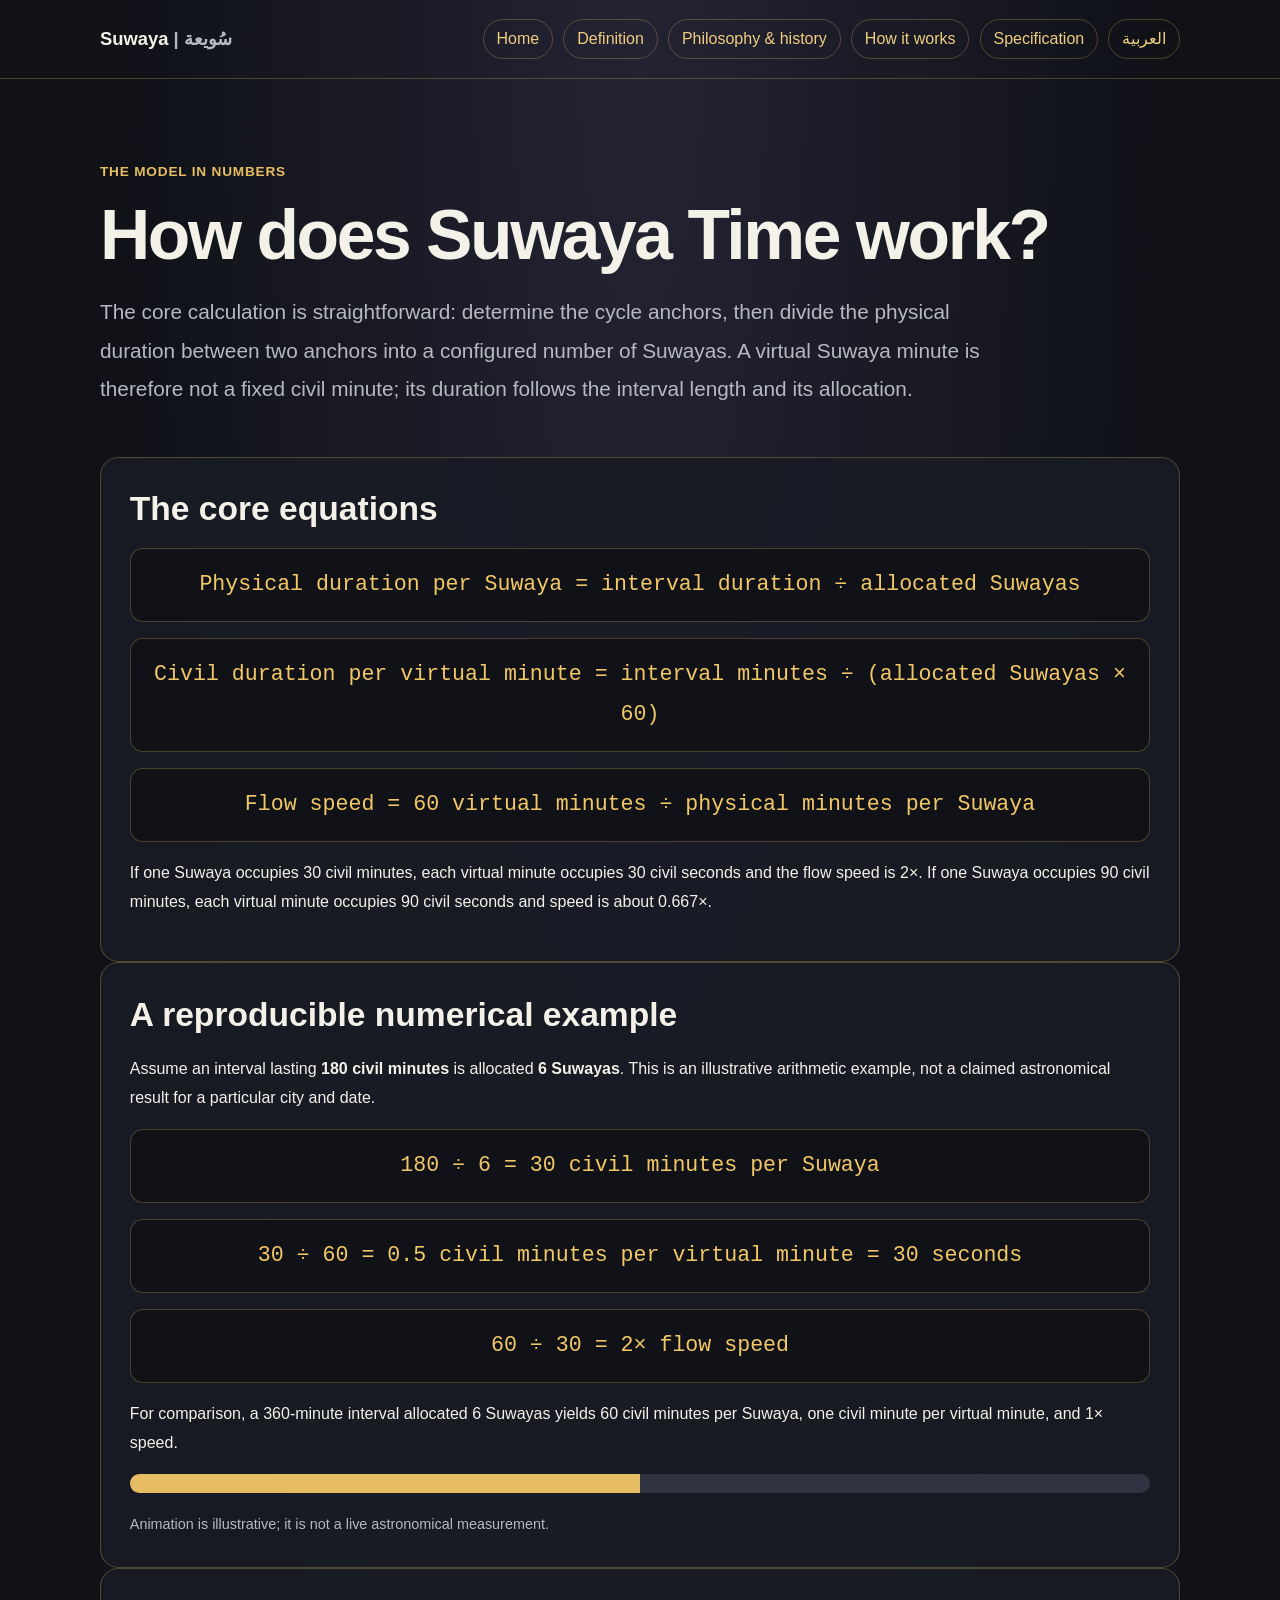
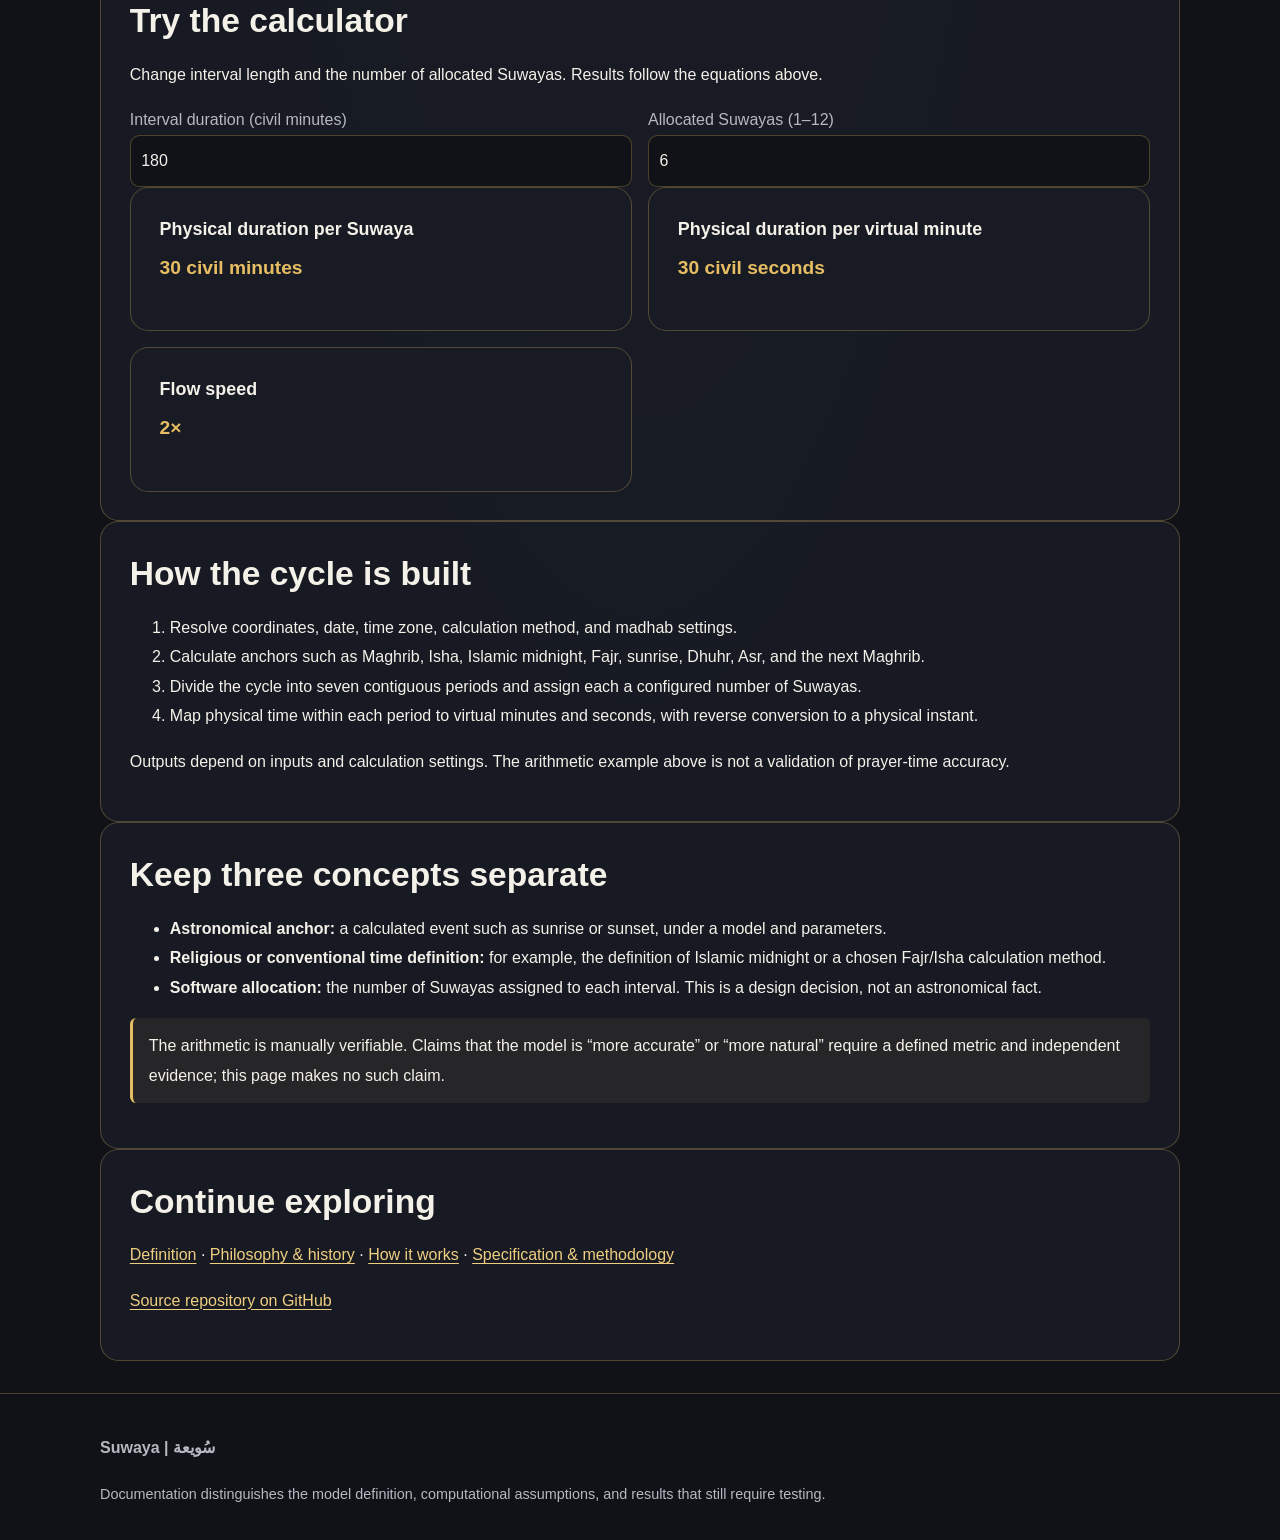
<file: site/en/how-it-works/index.html>
<!doctype html>
<html lang="en" dir="ltr">
<head>
<meta charset="utf-8"><meta name="viewport" content="width=device-width,initial-scale=1">
<title>How Suwaya Time Works: Equations and Examples</title><meta name="description" content="A mathematical explanation of Suwaya Time with reproducible numerical examples and an interactive calculator for virtual-minute duration.">
<meta name="robots" content="index,follow,max-image-preview:large"><link rel="canonical" href="https://abdallah-kaballo.github.io/Suwaya/en/how-it-works/"><link rel="alternate" hreflang="ar" href="https://abdallah-kaballo.github.io/Suwaya/ar/how-it-works/"><link rel="alternate" hreflang="en" href="https://abdallah-kaballo.github.io/Suwaya/en/how-it-works/"><link rel="alternate" hreflang="x-default" href="https://abdallah-kaballo.github.io/Suwaya/en/how-it-works/">
<meta property="og:type" content="article"><meta property="og:title" content="How Suwaya Time Works: Equations and Examples"><meta property="og:description" content="A mathematical explanation of Suwaya Time with reproducible numerical examples and an interactive calculator for virtual-minute duration."><meta property="og:url" content="https://abdallah-kaballo.github.io/Suwaya/en/how-it-works/"><meta property="og:site_name" content="Suwaya | سُويعة"><meta name="theme-color" content="#101218">
<link rel="stylesheet" href="../../assets/styles.css">
<style>.track{height:1.2rem;border-radius:99px;background:#303342;overflow:hidden;margin:1rem 0}.track span{display:block;height:100%;width:50%;background:var(--gold);animation:flow 4s ease-in-out infinite alternate;transform-origin:left}@keyframes flow{from{width:18%}to{width:95%}}@media(prefers-reduced-motion:reduce){.track span{animation:none;width:50%}}.calc-grid{display:grid;grid-template-columns:repeat(2,minmax(0,1fr));gap:1rem}.calc-grid label{display:block;color:var(--muted)}.calc-grid input{width:100%;padding:.65rem;border:1px solid var(--line);border-radius:.6rem;background:#101218;color:var(--text);font:inherit}.result{font-size:1.2rem;color:var(--gold);font-weight:800}@media(max-width:700px){.calc-grid{grid-template-columns:1fr}}
.callout{border-inline-start:3px solid var(--gold);padding:.8rem 1rem;background:rgba(230,189,98,.07);border-radius:.4rem;margin:1rem 0}
.formula{font-family:ui-monospace,SFMono-Regular,Consolas,monospace;direction:ltr;text-align:center;font-size:clamp(1rem,2.4vw,1.35rem);overflow-wrap:anywhere;padding:1rem;background:#101218;border:1px solid var(--line);border-radius:.8rem}
table{width:100%;border-collapse:collapse;margin:1rem 0}th,td{padding:.65rem;border:1px solid var(--line);text-align:start}th{color:var(--gold)}.scroll-table{overflow-x:auto}
</style>
</head>
<body dir="ltr">
<header><div class="wrap nav"><a class="brand" href="../../">Suwaya <span class="muted">| سُويعة</span></a><nav class="lang"><a href="../">Home</a><a href="../suwaya-time/">Definition</a><a href="../philosophy/">Philosophy & history</a><a href="../how-it-works/">How it works</a><a href="../specification/">Specification</a><a href="../../ar/philosophy/" lang="ar">العربية</a></nav></div></header>
<main class="wrap">
<section class="hero"><div class="eyebrow">The model in numbers</div><h1>How does Suwaya Time work?</h1><p class="lead">The core calculation is straightforward: determine the cycle anchors, then divide the physical duration between two anchors into a configured number of Suwayas. A virtual Suwaya minute is therefore not a fixed civil minute; its duration follows the interval length and its allocation.</p></section>

<section class="panel"><h2>The core equations</h2><div class="formula">Physical duration per Suwaya = interval duration ÷ allocated Suwayas</div><div class="formula">Civil duration per virtual minute = interval minutes ÷ (allocated Suwayas × 60)</div><div class="formula">Flow speed = 60 virtual minutes ÷ physical minutes per Suwaya</div><p>If one Suwaya occupies 30 civil minutes, each virtual minute occupies 30 civil seconds and the flow speed is 2×. If one Suwaya occupies 90 civil minutes, each virtual minute occupies 90 civil seconds and speed is about 0.667×.</p></section>
<section class="panel"><h2>A reproducible numerical example</h2><p>Assume an interval lasting <strong>180 civil minutes</strong> is allocated <strong>6 Suwayas</strong>. This is an illustrative arithmetic example, not a claimed astronomical result for a particular city and date.</p><div class="formula">180 ÷ 6 = 30 civil minutes per Suwaya</div><div class="formula">30 ÷ 60 = 0.5 civil minutes per virtual minute = 30 seconds</div><div class="formula">60 ÷ 30 = 2× flow speed</div><p>For comparison, a 360-minute interval allocated 6 Suwayas yields 60 civil minutes per Suwaya, one civil minute per virtual minute, and 1× speed.</p><div class="track" aria-label="Animated illustration of interval length"><span></span></div><small class="muted">Animation is illustrative; it is not a live astronomical measurement.</small></section>
<section class="panel"><h2>Try the calculator</h2><p>Change interval length and the number of allocated Suwayas. Results follow the equations above.</p><div class="calc-grid"><div><label for="periodMinutes">Interval duration (civil minutes)</label><input id="periodMinutes" type="number" min="1" max="100000" value="180"></div><div><label for="slotCount">Allocated Suwayas (1–12)</label><input id="slotCount" type="number" min="1" max="12" value="6"></div></div><div class="grid"><article class="panel"><h3>Physical duration per Suwaya</h3><p id="slotDuration" class="result">30 civil minutes</p></article><article class="panel"><h3>Physical duration per virtual minute</h3><p id="virtualMinuteDuration" class="result">30 seconds</p></article><article class="panel"><h3>Flow speed</h3><p id="flowSpeed" class="result">2.00×</p></article></div><script>
(function(){const a=document.getElementById('periodMinutes'),b=document.getElementById('slotCount');function fmt(n){return Number.isFinite(n)?n.toLocaleString(undefined,{maximumFractionDigits:3}):'—'}function update(){let mins=Number(a.value),slots=Number(b.value);if(!Number.isFinite(mins)||mins<=0||!Number.isInteger(slots)||slots<1||slots>12){['slotDuration','virtualMinuteDuration','flowSpeed'].forEach(id=>document.getElementById(id).textContent='—');return}let slot=mins/slots;document.getElementById('slotDuration').textContent=fmt(slot)+' civil minutes';document.getElementById('virtualMinuteDuration').textContent=fmt(mins/(slots*60)*60)+' civil seconds';document.getElementById('flowSpeed').textContent=fmt(60/slot)+'×'}[a,b].forEach(x=>x.addEventListener('input',update));update()})();
</script></section>
<section class="panel"><h2>How the cycle is built</h2><ol><li>Resolve coordinates, date, time zone, calculation method, and madhab settings.</li><li>Calculate anchors such as Maghrib, Isha, Islamic midnight, Fajr, sunrise, Dhuhr, Asr, and the next Maghrib.</li><li>Divide the cycle into seven contiguous periods and assign each a configured number of Suwayas.</li><li>Map physical time within each period to virtual minutes and seconds, with reverse conversion to a physical instant.</li></ol><p>Outputs depend on inputs and calculation settings. The arithmetic example above is not a validation of prayer-time accuracy.</p></section>
<section class="panel"><h2>Keep three concepts separate</h2><ul><li><strong>Astronomical anchor:</strong> a calculated event such as sunrise or sunset, under a model and parameters.</li><li><strong>Religious or conventional time definition:</strong> for example, the definition of Islamic midnight or a chosen Fajr/Isha calculation method.</li><li><strong>Software allocation:</strong> the number of Suwayas assigned to each interval. This is a design decision, not an astronomical fact.</li></ul><div class="callout">The arithmetic is manually verifiable. Claims that the model is “more accurate” or “more natural” require a defined metric and independent evidence; this page makes no such claim.</div></section>
<section class="panel"><h2>Continue exploring</h2><p><a href="../suwaya-time/">Definition</a> · <a href="../philosophy/">Philosophy & history</a> · <a href="../how-it-works/">How it works</a> · <a href="../specification/">Specification & methodology</a></p><p><a href="https://github.com/Abdallah-Kaballo/Suwaya">Source repository on GitHub</a></p></section>
</main>
<footer><div class="wrap"><p><strong>Suwaya | سُويعة</strong></p><small>Documentation distinguishes the model definition, computational assumptions, and results that still require testing.</small></div></footer>
</body></html>
</file>
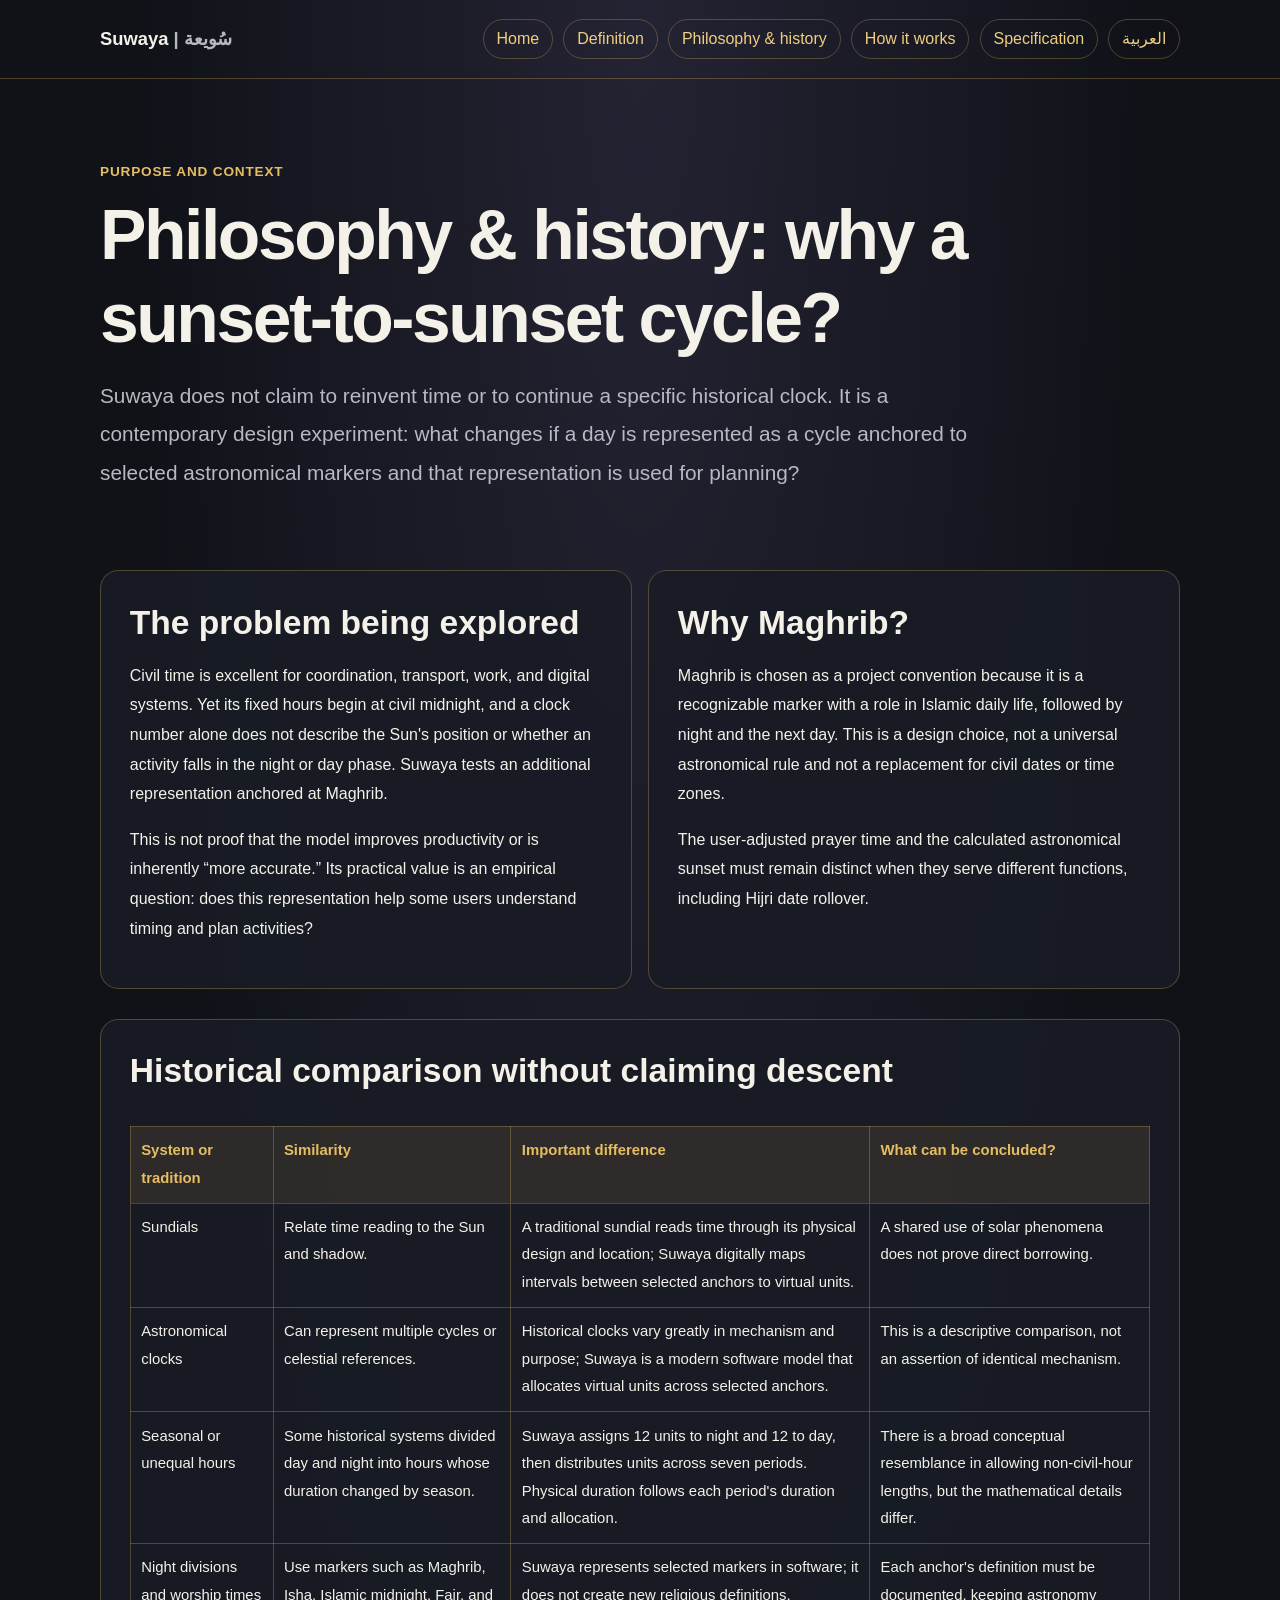
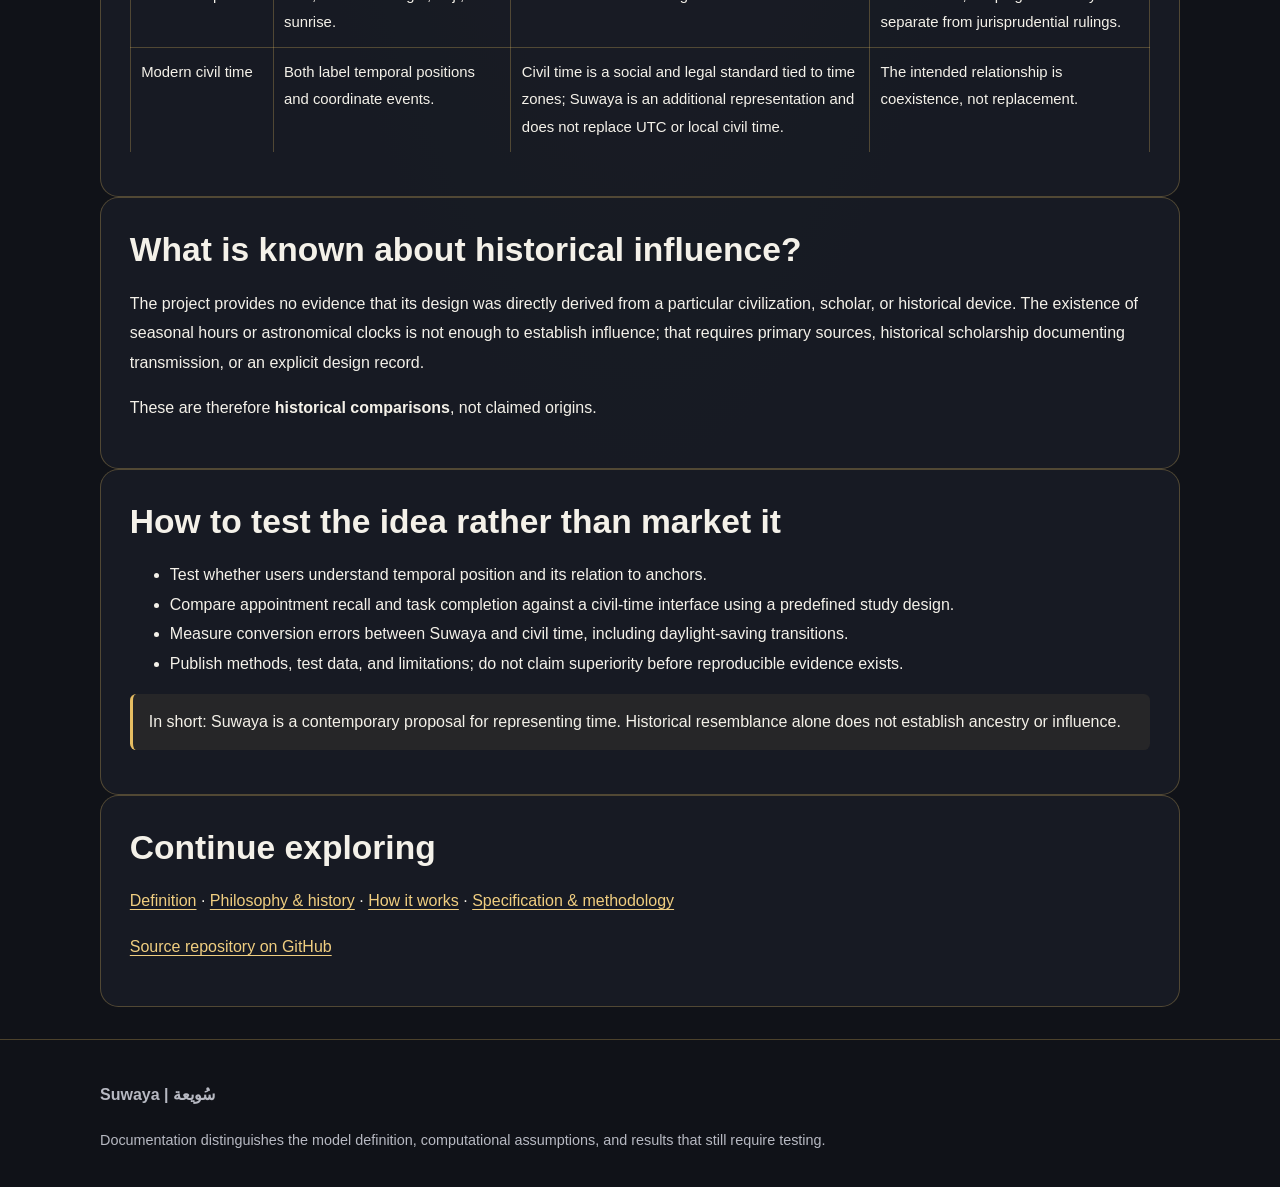
<file: site/en/philosophy/index.html>
<!doctype html>
<html lang="en" dir="ltr">
<head>
<meta charset="utf-8"><meta name="viewport" content="width=device-width,initial-scale=1">
<title>Suwaya Time: Philosophy and Historical Context</title><meta name="description" content="Why Suwaya explores a sunset-to-sunset cycle, with careful comparisons to sundials, astronomical clocks, seasonal hours, and historical timekeeping without unsupported claims of influence.">
<meta name="robots" content="index,follow,max-image-preview:large"><link rel="canonical" href="https://abdallah-kaballo.github.io/Suwaya/en/philosophy/"><link rel="alternate" hreflang="ar" href="https://abdallah-kaballo.github.io/Suwaya/ar/philosophy/"><link rel="alternate" hreflang="en" href="https://abdallah-kaballo.github.io/Suwaya/en/philosophy/"><link rel="alternate" hreflang="x-default" href="https://abdallah-kaballo.github.io/Suwaya/en/philosophy/">
<meta property="og:type" content="article"><meta property="og:title" content="Suwaya Time: Philosophy and Historical Context"><meta property="og:description" content="Why Suwaya explores a sunset-to-sunset cycle, with careful comparisons to sundials, astronomical clocks, seasonal hours, and historical timekeeping without unsupported claims of influence."><meta property="og:url" content="https://abdallah-kaballo.github.io/Suwaya/en/philosophy/"><meta property="og:site_name" content="Suwaya | سُويعة"><meta name="theme-color" content="#101218">
<link rel="stylesheet" href="../../assets/styles.css">
<style>
.callout{border-inline-start:3px solid var(--gold);padding:.8rem 1rem;background:rgba(230,189,98,.07);border-radius:.4rem;margin:1rem 0}
.formula{font-family:ui-monospace,SFMono-Regular,Consolas,monospace;direction:ltr;text-align:center;font-size:clamp(1rem,2.4vw,1.35rem);overflow-wrap:anywhere;padding:1rem;background:#101218;border:1px solid var(--line);border-radius:.8rem}
table{width:100%;border-collapse:collapse;margin:1rem 0}th,td{padding:.65rem;border:1px solid var(--line);text-align:start}th{color:var(--gold)}.scroll-table{overflow-x:auto}
</style>
</head>
<body dir="ltr">
<header><div class="wrap nav"><a class="brand" href="../../">Suwaya <span class="muted">| سُويعة</span></a><nav class="lang"><a href="../">Home</a><a href="../suwaya-time/">Definition</a><a href="../philosophy/">Philosophy & history</a><a href="../how-it-works/">How it works</a><a href="../specification/">Specification</a><a href="../../ar/philosophy/" lang="ar">العربية</a></nav></div></header>
<main class="wrap">
<section class="hero"><div class="eyebrow">Purpose and context</div><h1>Philosophy & history: why a sunset-to-sunset cycle?</h1><p class="lead">Suwaya does not claim to reinvent time or to continue a specific historical clock. It is a contemporary design experiment: what changes if a day is represented as a cycle anchored to selected astronomical markers and that representation is used for planning?</p></section>

<section class="grid"><article class="panel"><h2>The problem being explored</h2><p>Civil time is excellent for coordination, transport, work, and digital systems. Yet its fixed hours begin at civil midnight, and a clock number alone does not describe the Sun's position or whether an activity falls in the night or day phase. Suwaya tests an additional representation anchored at Maghrib.</p><p>This is not proof that the model improves productivity or is inherently “more accurate.” Its practical value is an empirical question: does this representation help some users understand timing and plan activities?</p></article><article class="panel"><h2>Why Maghrib?</h2><p>Maghrib is chosen as a project convention because it is a recognizable marker with a role in Islamic daily life, followed by night and the next day. This is a design choice, not a universal astronomical rule and not a replacement for civil dates or time zones.</p><p>The user-adjusted prayer time and the calculated astronomical sunset must remain distinct when they serve different functions, including Hijri date rollover.</p></article></section>
<section class="panel"><h2>Historical comparison without claiming descent</h2><div class="scroll-table"><table><thead><tr><th>System or tradition</th><th>Similarity</th><th>Important difference</th><th>What can be concluded?</th></tr></thead><tbody>
<tr><td>Sundials</td><td>Relate time reading to the Sun and shadow.</td><td>A traditional sundial reads time through its physical design and location; Suwaya digitally maps intervals between selected anchors to virtual units.</td><td>A shared use of solar phenomena does not prove direct borrowing.</td></tr>
<tr><td>Astronomical clocks</td><td>Can represent multiple cycles or celestial references.</td><td>Historical clocks vary greatly in mechanism and purpose; Suwaya is a modern software model that allocates virtual units across selected anchors.</td><td>This is a descriptive comparison, not an assertion of identical mechanism.</td></tr>
<tr><td>Seasonal or unequal hours</td><td>Some historical systems divided day and night into hours whose duration changed by season.</td><td>Suwaya assigns 12 units to night and 12 to day, then distributes units across seven periods. Physical duration follows each period's duration and allocation.</td><td>There is a broad conceptual resemblance in allowing non-civil-hour lengths, but the mathematical details differ.</td></tr>
<tr><td>Night divisions and worship times</td><td>Use markers such as Maghrib, Isha, Islamic midnight, Fajr, and sunrise.</td><td>Suwaya represents selected markers in software; it does not create new religious definitions.</td><td>Each anchor's definition must be documented, keeping astronomy separate from jurisprudential rulings.</td></tr>
<tr><td>Modern civil time</td><td>Both label temporal positions and coordinate events.</td><td>Civil time is a social and legal standard tied to time zones; Suwaya is an additional representation and does not replace UTC or local civil time.</td><td>The intended relationship is coexistence, not replacement.</td></tr>
</tbody></table></div></section>
<section class="panel"><h2>What is known about historical influence?</h2><p>The project provides no evidence that its design was directly derived from a particular civilization, scholar, or historical device. The existence of seasonal hours or astronomical clocks is not enough to establish influence; that requires primary sources, historical scholarship documenting transmission, or an explicit design record.</p><p>These are therefore <strong>historical comparisons</strong>, not claimed origins.</p></section>
<section class="panel"><h2>How to test the idea rather than market it</h2><ul><li>Test whether users understand temporal position and its relation to anchors.</li><li>Compare appointment recall and task completion against a civil-time interface using a predefined study design.</li><li>Measure conversion errors between Suwaya and civil time, including daylight-saving transitions.</li><li>Publish methods, test data, and limitations; do not claim superiority before reproducible evidence exists.</li></ul><div class="callout">In short: Suwaya is a contemporary proposal for representing time. Historical resemblance alone does not establish ancestry or influence.</div></section>
<section class="panel"><h2>Continue exploring</h2><p><a href="../suwaya-time/">Definition</a> · <a href="../philosophy/">Philosophy & history</a> · <a href="../how-it-works/">How it works</a> · <a href="../specification/">Specification & methodology</a></p><p><a href="https://github.com/Abdallah-Kaballo/Suwaya">Source repository on GitHub</a></p></section>
</main>
<footer><div class="wrap"><p><strong>Suwaya | سُويعة</strong></p><small>Documentation distinguishes the model definition, computational assumptions, and results that still require testing.</small></div></footer>
</body></html>
</file>
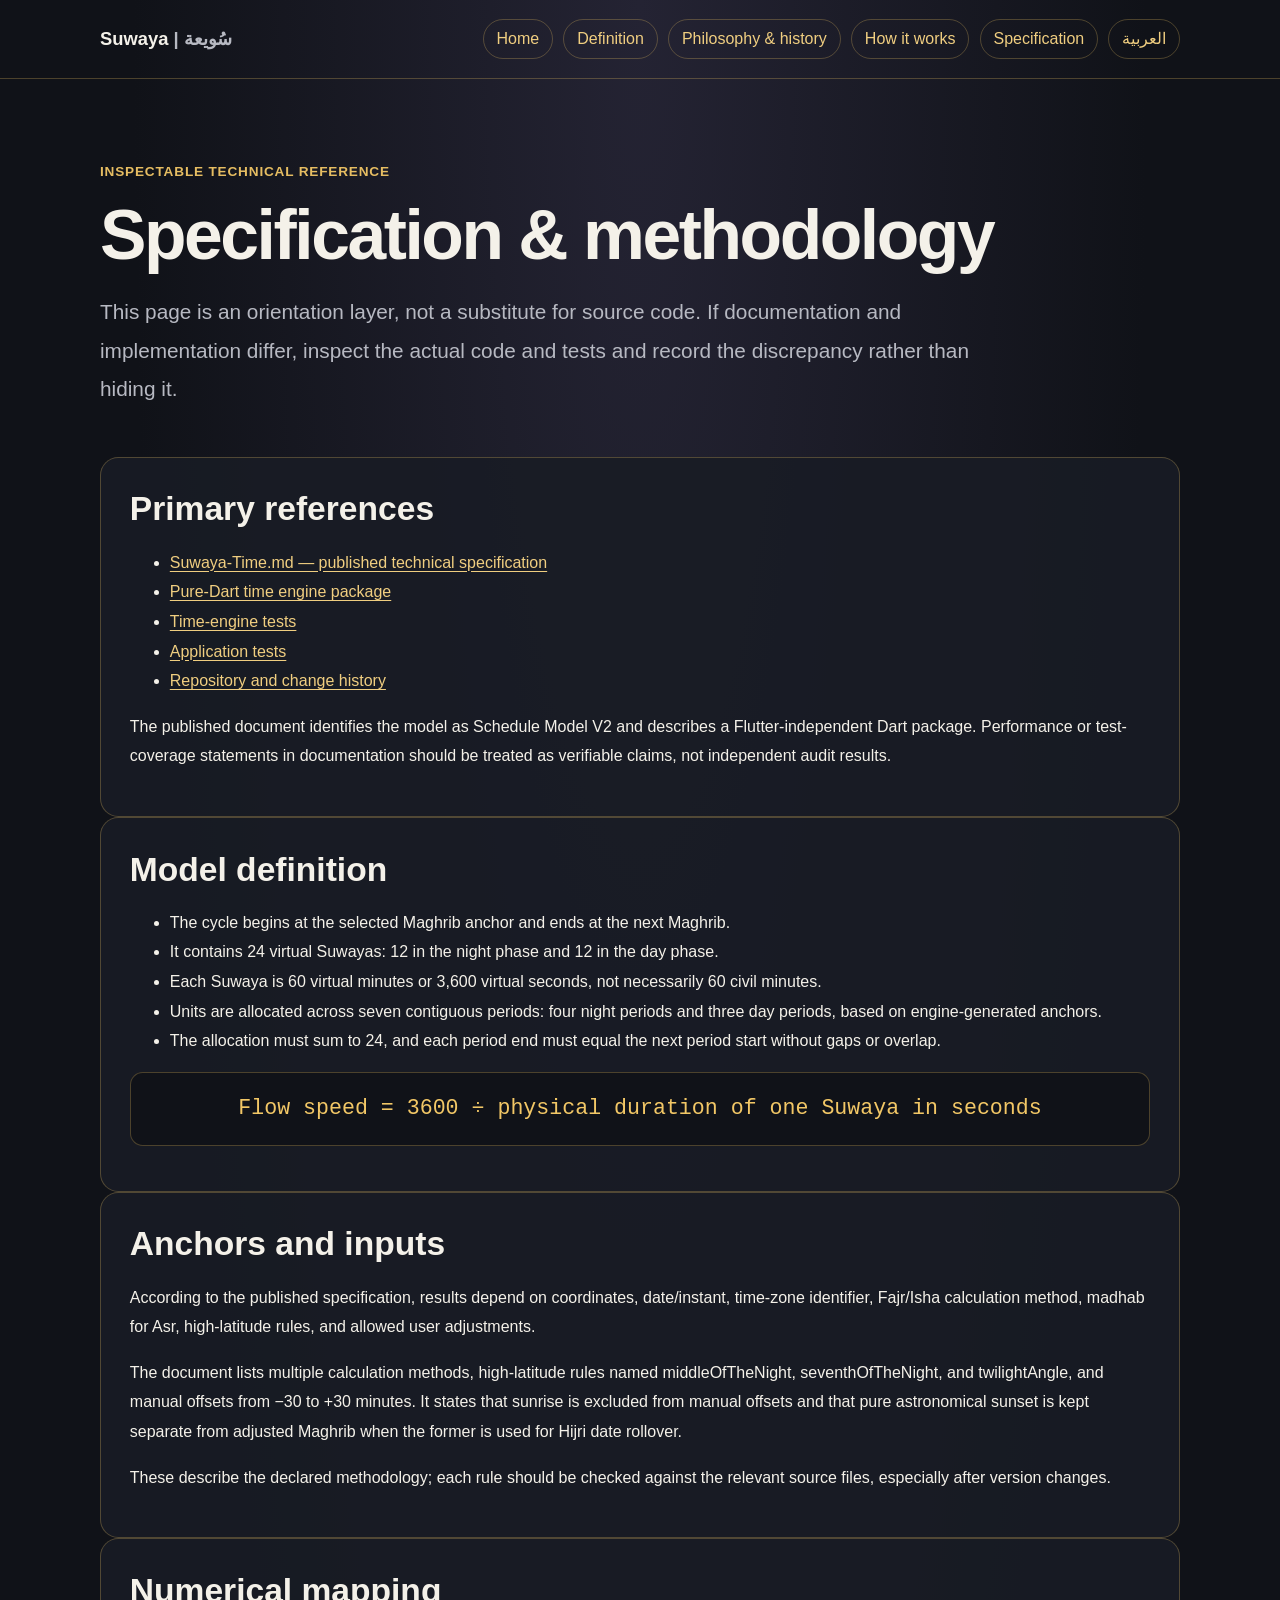
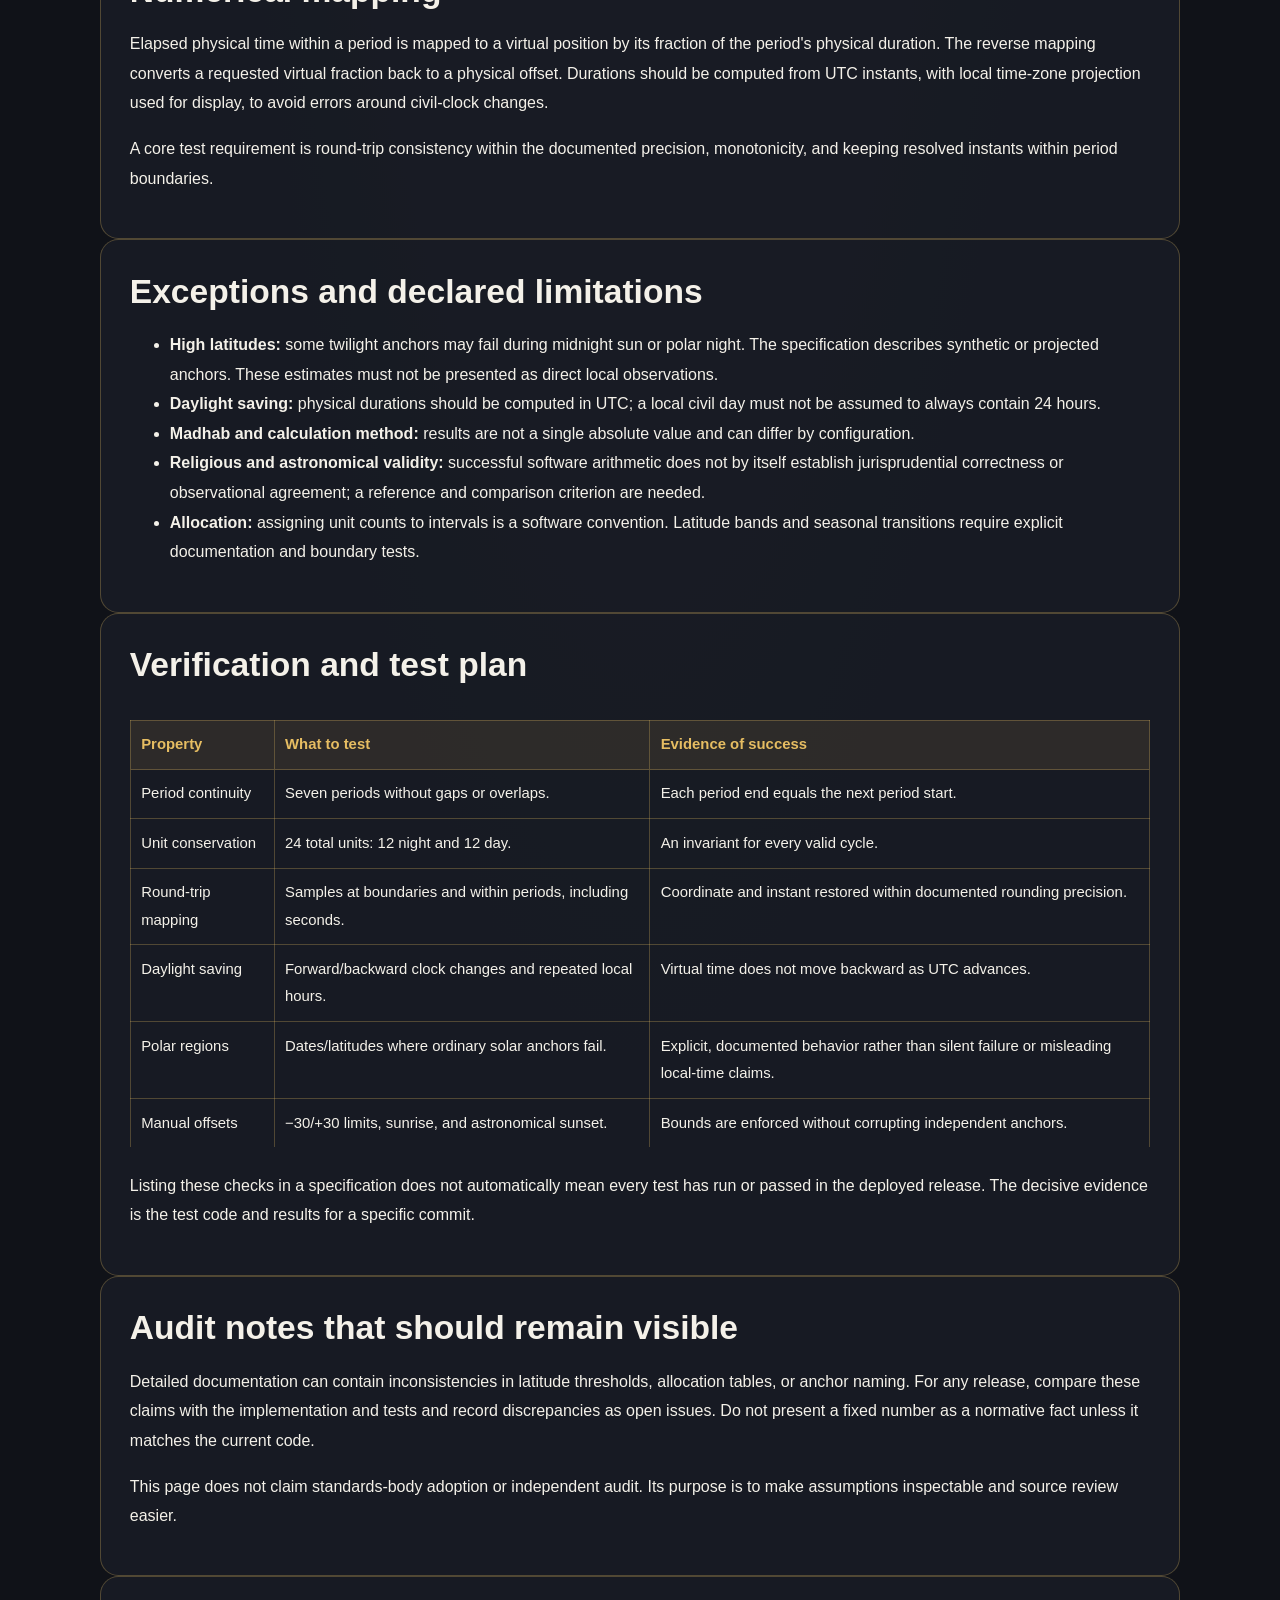
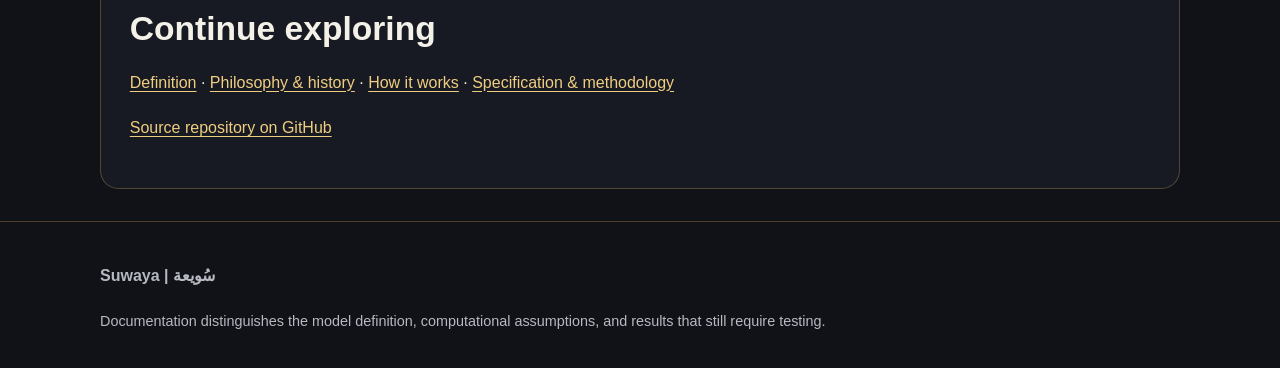
<file: site/en/specification/index.html>
<!doctype html>
<html lang="en" dir="ltr">
<head>
<meta charset="utf-8"><meta name="viewport" content="width=device-width,initial-scale=1">
<title>Suwaya Time Specification and Methodology</title><meta name="description" content="An inspectable overview of the Suwaya model: cycle, calculation anchors, allocation, mapping, exceptions, tests, and known limitations with source links.">
<meta name="robots" content="index,follow,max-image-preview:large"><link rel="canonical" href="https://abdallah-kaballo.github.io/Suwaya/en/specification/"><link rel="alternate" hreflang="ar" href="https://abdallah-kaballo.github.io/Suwaya/ar/specification/"><link rel="alternate" hreflang="en" href="https://abdallah-kaballo.github.io/Suwaya/en/specification/"><link rel="alternate" hreflang="x-default" href="https://abdallah-kaballo.github.io/Suwaya/en/specification/">
<meta property="og:type" content="article"><meta property="og:title" content="Suwaya Time Specification and Methodology"><meta property="og:description" content="An inspectable overview of the Suwaya model: cycle, calculation anchors, allocation, mapping, exceptions, tests, and known limitations with source links."><meta property="og:url" content="https://abdallah-kaballo.github.io/Suwaya/en/specification/"><meta property="og:site_name" content="Suwaya | سُويعة"><meta name="theme-color" content="#101218">
<link rel="stylesheet" href="../../assets/styles.css">
<style>
.callout{border-inline-start:3px solid var(--gold);padding:.8rem 1rem;background:rgba(230,189,98,.07);border-radius:.4rem;margin:1rem 0}
.formula{font-family:ui-monospace,SFMono-Regular,Consolas,monospace;direction:ltr;text-align:center;font-size:clamp(1rem,2.4vw,1.35rem);overflow-wrap:anywhere;padding:1rem;background:#101218;border:1px solid var(--line);border-radius:.8rem}
table{width:100%;border-collapse:collapse;margin:1rem 0}th,td{padding:.65rem;border:1px solid var(--line);text-align:start}th{color:var(--gold)}.scroll-table{overflow-x:auto}
</style>
</head>
<body dir="ltr">
<header><div class="wrap nav"><a class="brand" href="../../">Suwaya <span class="muted">| سُويعة</span></a><nav class="lang"><a href="../">Home</a><a href="../suwaya-time/">Definition</a><a href="../philosophy/">Philosophy & history</a><a href="../how-it-works/">How it works</a><a href="../specification/">Specification</a><a href="../../ar/philosophy/" lang="ar">العربية</a></nav></div></header>
<main class="wrap">
<section class="hero"><div class="eyebrow">Inspectable technical reference</div><h1>Specification & methodology</h1><p class="lead">This page is an orientation layer, not a substitute for source code. If documentation and implementation differ, inspect the actual code and tests and record the discrepancy rather than hiding it.</p></section>

<section class="panel"><h2>Primary references</h2><ul><li><a href="https://github.com/Abdallah-Kaballo/Suwaya/blob/main/Suwaya-Time.md">Suwaya-Time.md — published technical specification</a></li><li><a href="https://github.com/Abdallah-Kaballo/Suwaya/tree/main/packages/suwaya_time">Pure-Dart time engine package</a></li><li><a href="https://github.com/Abdallah-Kaballo/Suwaya/tree/main/packages/suwaya_time/test">Time-engine tests</a></li><li><a href="https://github.com/Abdallah-Kaballo/Suwaya/tree/main/test">Application tests</a></li><li><a href="https://github.com/Abdallah-Kaballo/Suwaya">Repository and change history</a></li></ul><p>The published document identifies the model as Schedule Model V2 and describes a Flutter-independent Dart package. Performance or test-coverage statements in documentation should be treated as verifiable claims, not independent audit results.</p></section>
<section class="panel"><h2>Model definition</h2><ul><li>The cycle begins at the selected Maghrib anchor and ends at the next Maghrib.</li><li>It contains 24 virtual Suwayas: 12 in the night phase and 12 in the day phase.</li><li>Each Suwaya is 60 virtual minutes or 3,600 virtual seconds, not necessarily 60 civil minutes.</li><li>Units are allocated across seven contiguous periods: four night periods and three day periods, based on engine-generated anchors.</li><li>The allocation must sum to 24, and each period end must equal the next period start without gaps or overlap.</li></ul><div class="formula">Flow speed = 3600 ÷ physical duration of one Suwaya in seconds</div></section>
<section class="panel"><h2>Anchors and inputs</h2><p>According to the published specification, results depend on coordinates, date/instant, time-zone identifier, Fajr/Isha calculation method, madhab for Asr, high-latitude rules, and allowed user adjustments.</p><p>The document lists multiple calculation methods, high-latitude rules named middleOfTheNight, seventhOfTheNight, and twilightAngle, and manual offsets from −30 to +30 minutes. It states that sunrise is excluded from manual offsets and that pure astronomical sunset is kept separate from adjusted Maghrib when the former is used for Hijri date rollover.</p><p>These describe the declared methodology; each rule should be checked against the relevant source files, especially after version changes.</p></section>
<section class="panel"><h2>Numerical mapping</h2><p>Elapsed physical time within a period is mapped to a virtual position by its fraction of the period's physical duration. The reverse mapping converts a requested virtual fraction back to a physical offset. Durations should be computed from UTC instants, with local time-zone projection used for display, to avoid errors around civil-clock changes.</p><p>A core test requirement is round-trip consistency within the documented precision, monotonicity, and keeping resolved instants within period boundaries.</p></section>
<section class="panel"><h2>Exceptions and declared limitations</h2><ul><li><strong>High latitudes:</strong> some twilight anchors may fail during midnight sun or polar night. The specification describes synthetic or projected anchors. These estimates must not be presented as direct local observations.</li><li><strong>Daylight saving:</strong> physical durations should be computed in UTC; a local civil day must not be assumed to always contain 24 hours.</li><li><strong>Madhab and calculation method:</strong> results are not a single absolute value and can differ by configuration.</li><li><strong>Religious and astronomical validity:</strong> successful software arithmetic does not by itself establish jurisprudential correctness or observational agreement; a reference and comparison criterion are needed.</li><li><strong>Allocation:</strong> assigning unit counts to intervals is a software convention. Latitude bands and seasonal transitions require explicit documentation and boundary tests.</li></ul></section>
<section class="panel"><h2>Verification and test plan</h2><div class="scroll-table"><table><thead><tr><th>Property</th><th>What to test</th><th>Evidence of success</th></tr></thead><tbody><tr><td>Period continuity</td><td>Seven periods without gaps or overlaps.</td><td>Each period end equals the next period start.</td></tr><tr><td>Unit conservation</td><td>24 total units: 12 night and 12 day.</td><td>An invariant for every valid cycle.</td></tr><tr><td>Round-trip mapping</td><td>Samples at boundaries and within periods, including seconds.</td><td>Coordinate and instant restored within documented rounding precision.</td></tr><tr><td>Daylight saving</td><td>Forward/backward clock changes and repeated local hours.</td><td>Virtual time does not move backward as UTC advances.</td></tr><tr><td>Polar regions</td><td>Dates/latitudes where ordinary solar anchors fail.</td><td>Explicit, documented behavior rather than silent failure or misleading local-time claims.</td></tr><tr><td>Manual offsets</td><td>−30/+30 limits, sunrise, and astronomical sunset.</td><td>Bounds are enforced without corrupting independent anchors.</td></tr></tbody></table></div><p>Listing these checks in a specification does not automatically mean every test has run or passed in the deployed release. The decisive evidence is the test code and results for a specific commit.</p></section>
<section class="panel"><h2>Audit notes that should remain visible</h2><p>Detailed documentation can contain inconsistencies in latitude thresholds, allocation tables, or anchor naming. For any release, compare these claims with the implementation and tests and record discrepancies as open issues. Do not present a fixed number as a normative fact unless it matches the current code.</p><p>This page does not claim standards-body adoption or independent audit. Its purpose is to make assumptions inspectable and source review easier.</p></section>
<section class="panel"><h2>Continue exploring</h2><p><a href="../suwaya-time/">Definition</a> · <a href="../philosophy/">Philosophy & history</a> · <a href="../how-it-works/">How it works</a> · <a href="../specification/">Specification & methodology</a></p><p><a href="https://github.com/Abdallah-Kaballo/Suwaya">Source repository on GitHub</a></p></section>
</main>
<footer><div class="wrap"><p><strong>Suwaya | سُويعة</strong></p><small>Documentation distinguishes the model definition, computational assumptions, and results that still require testing.</small></div></footer>
</body></html>
</file>
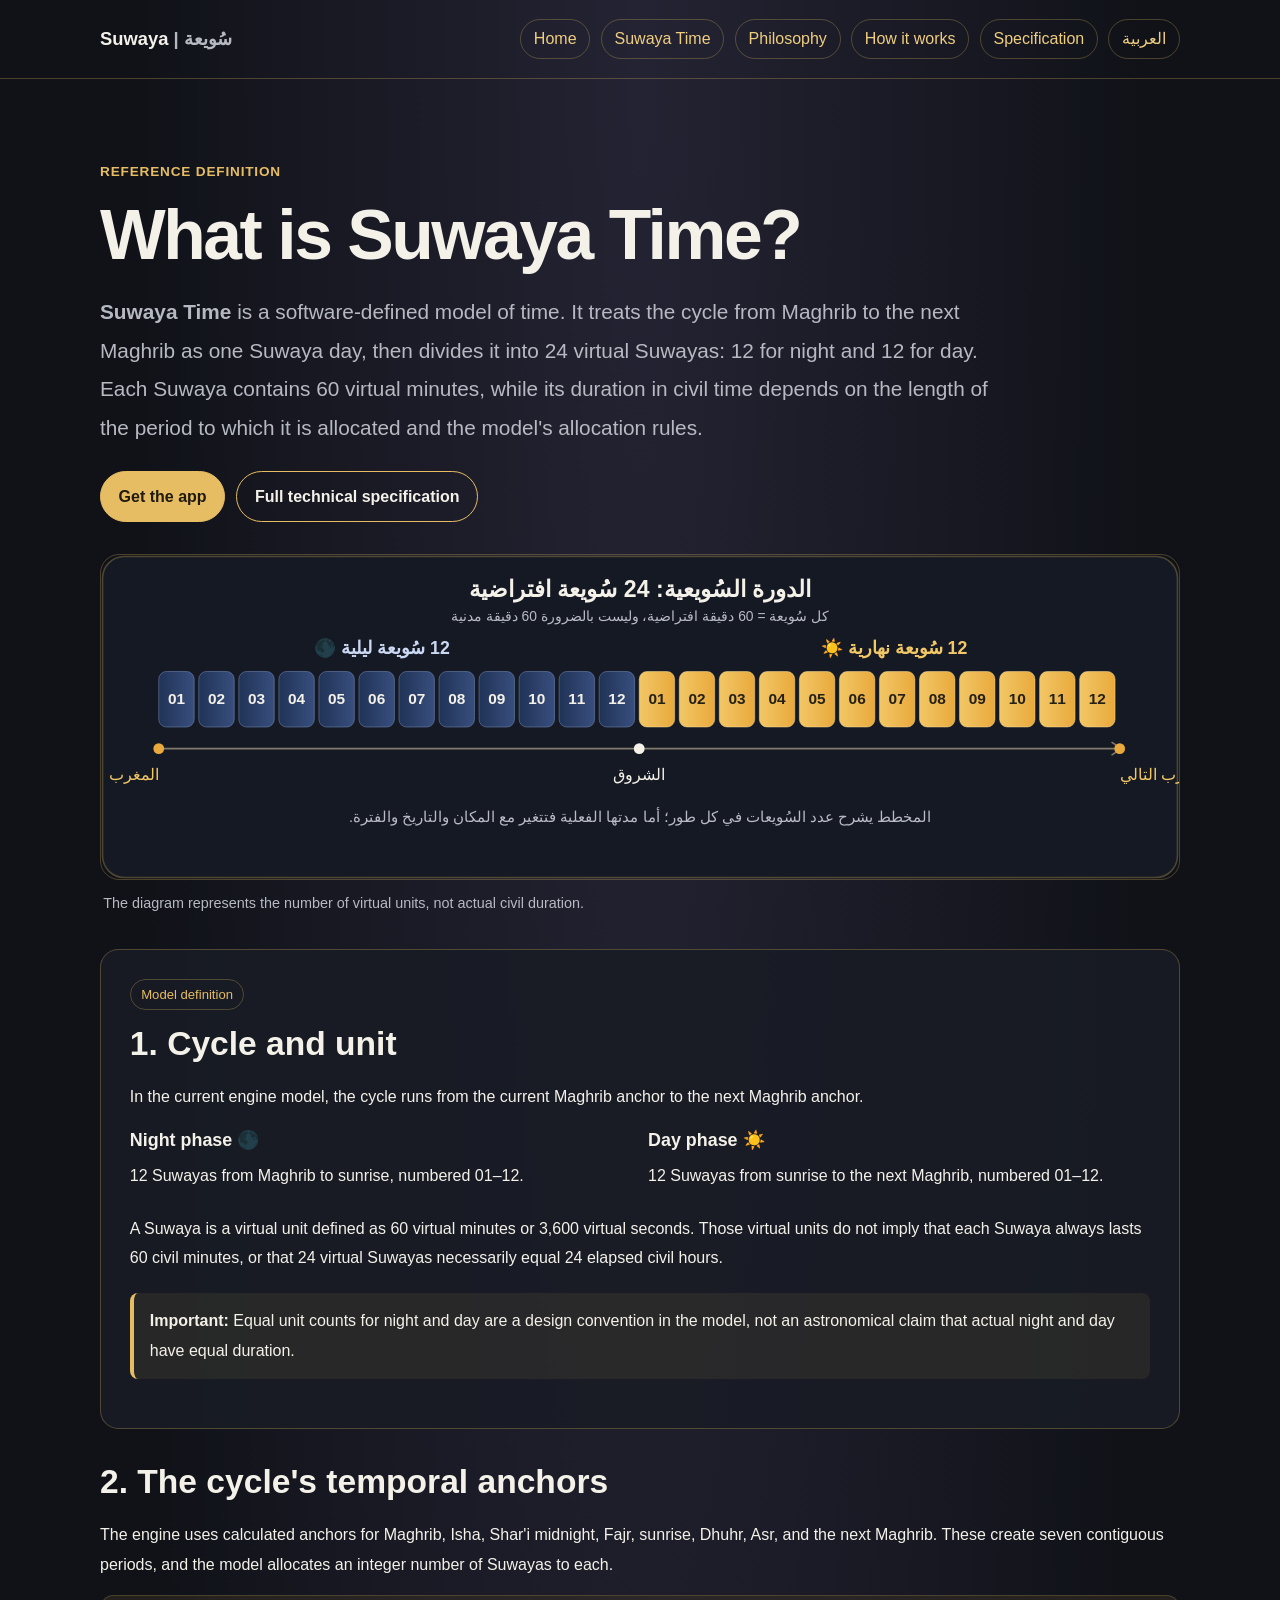
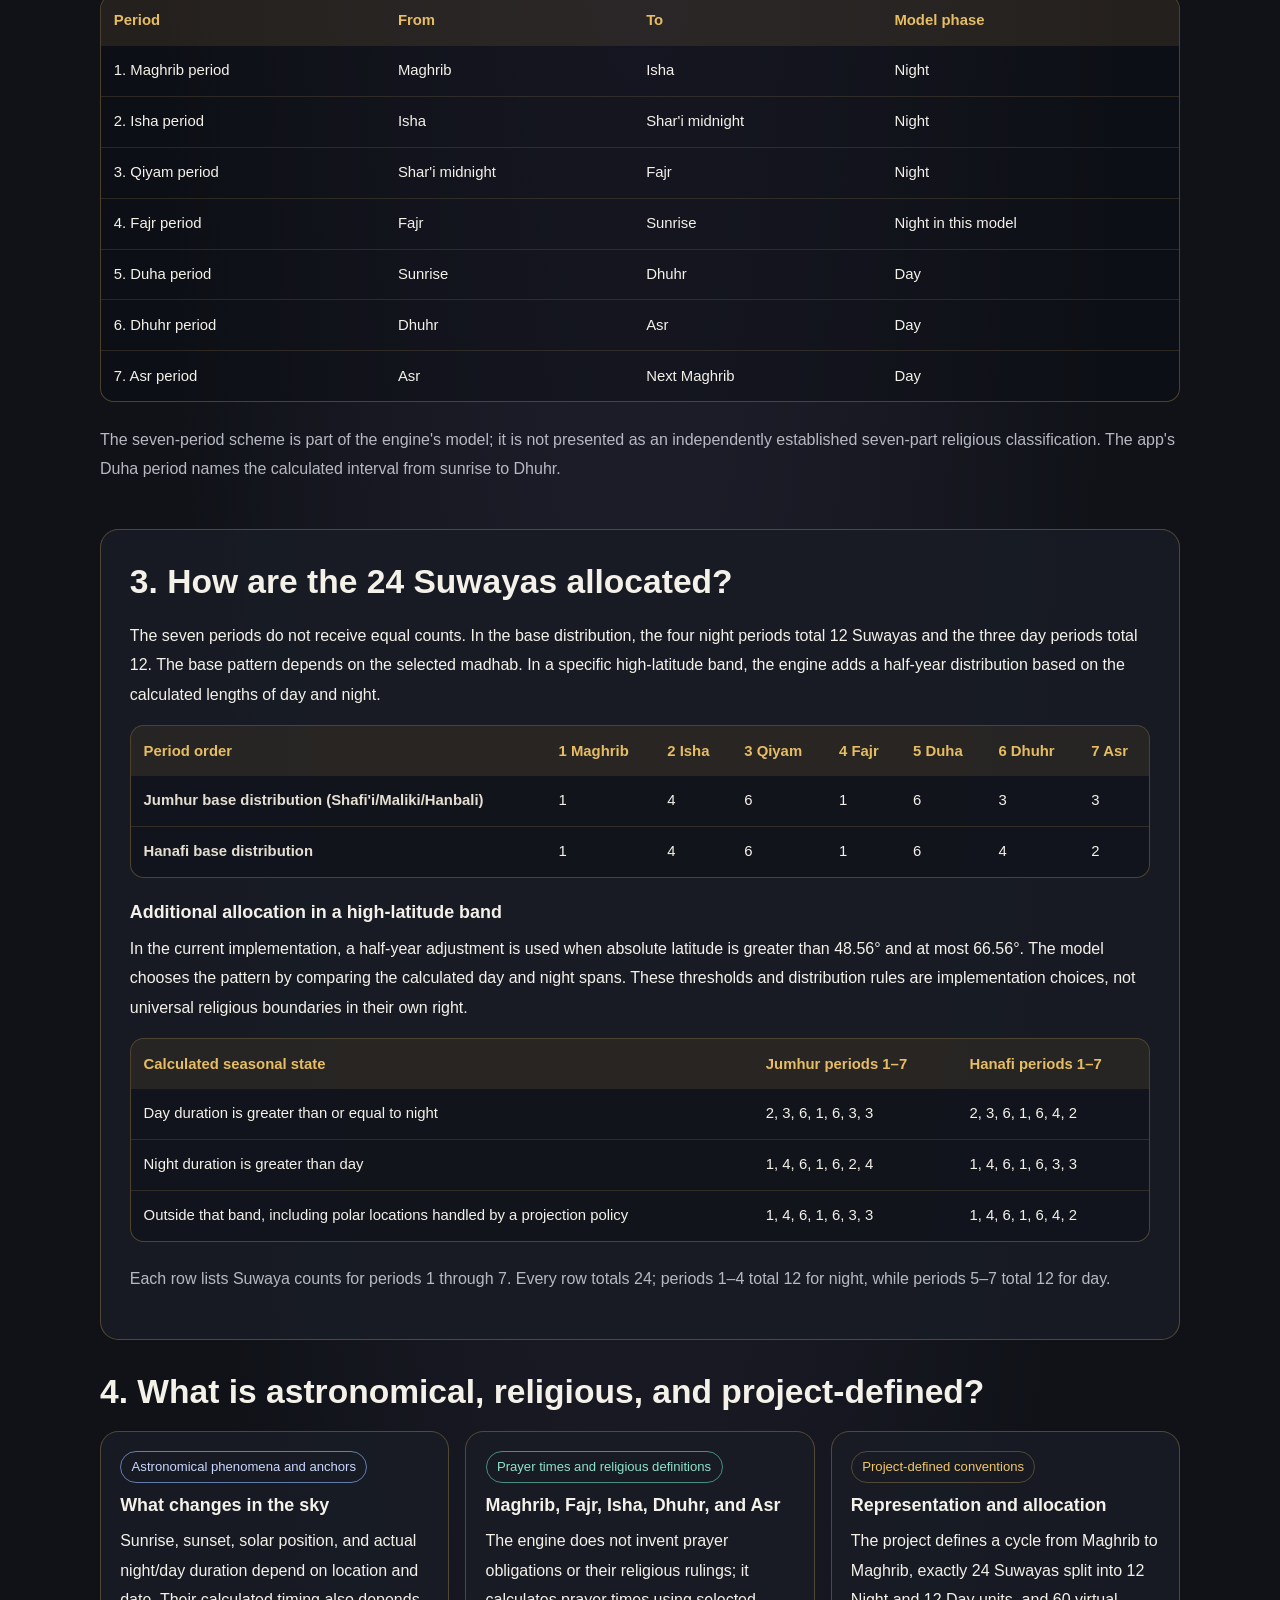
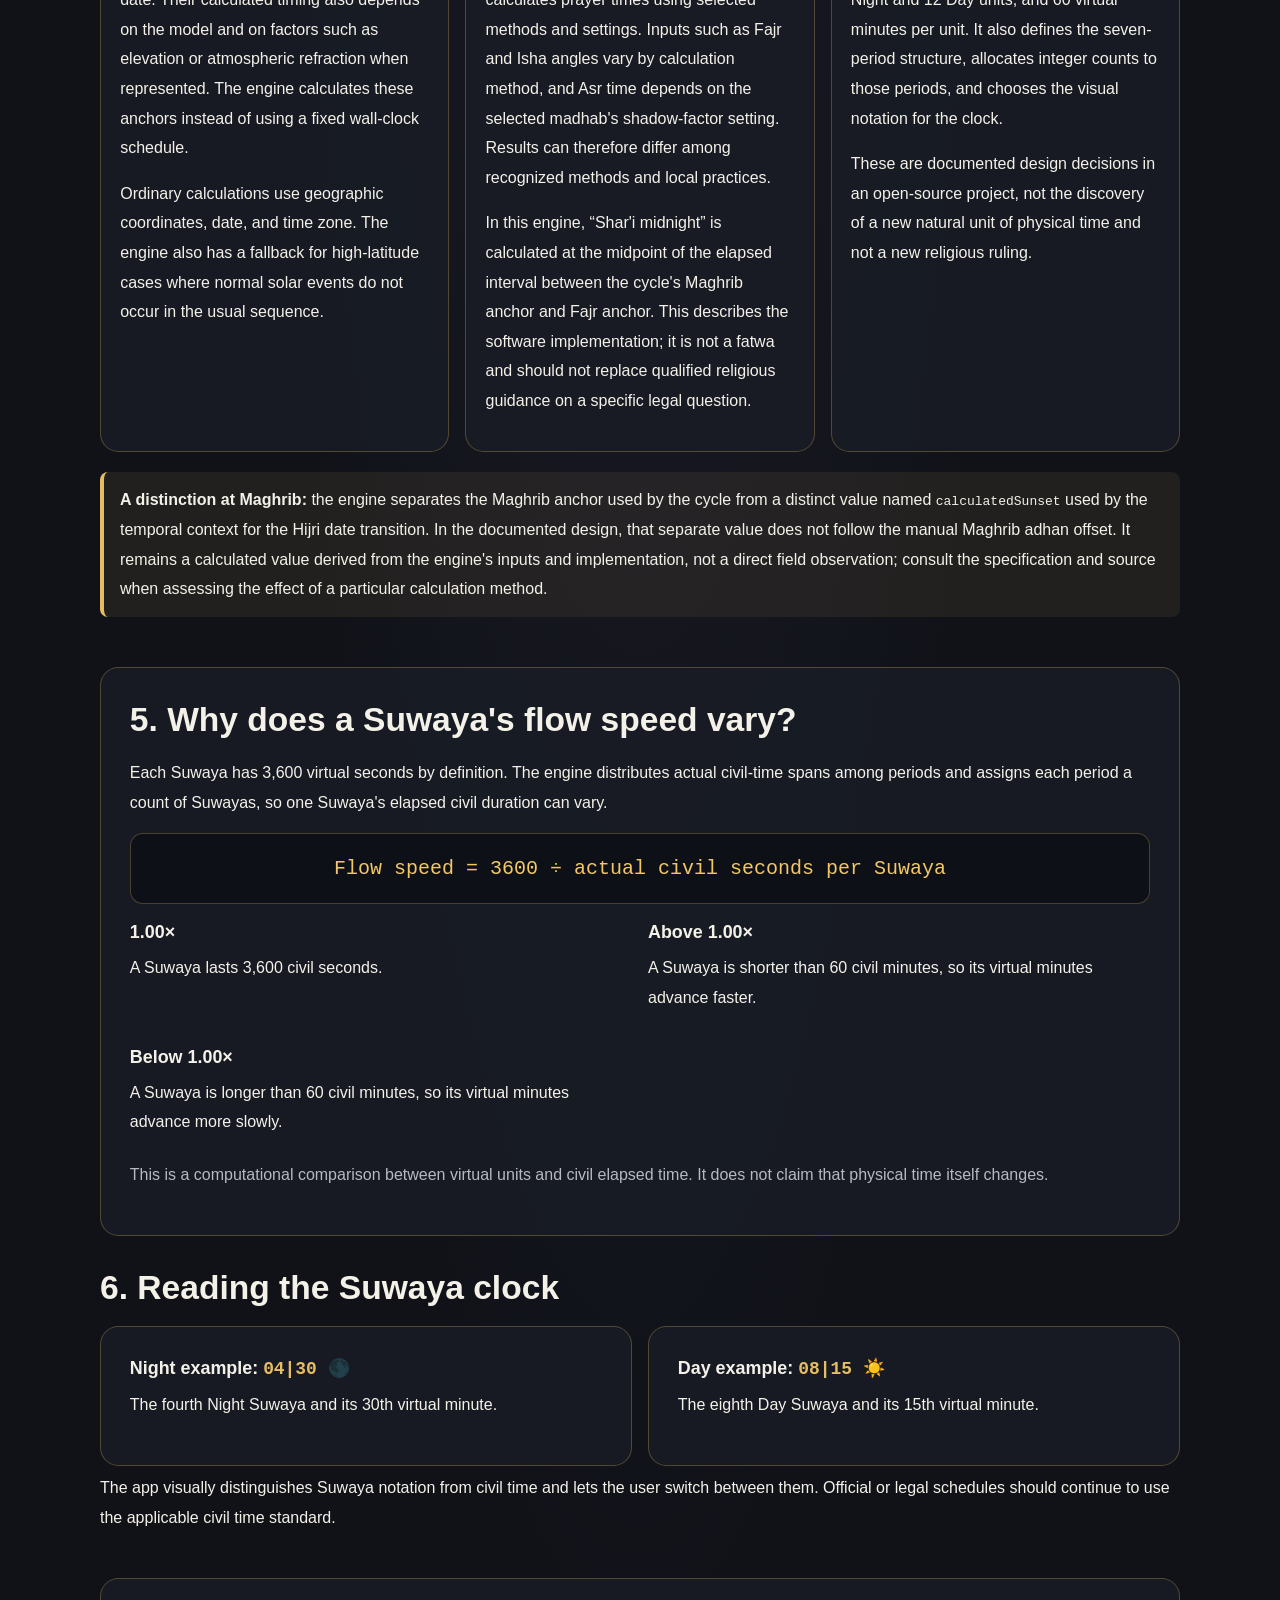
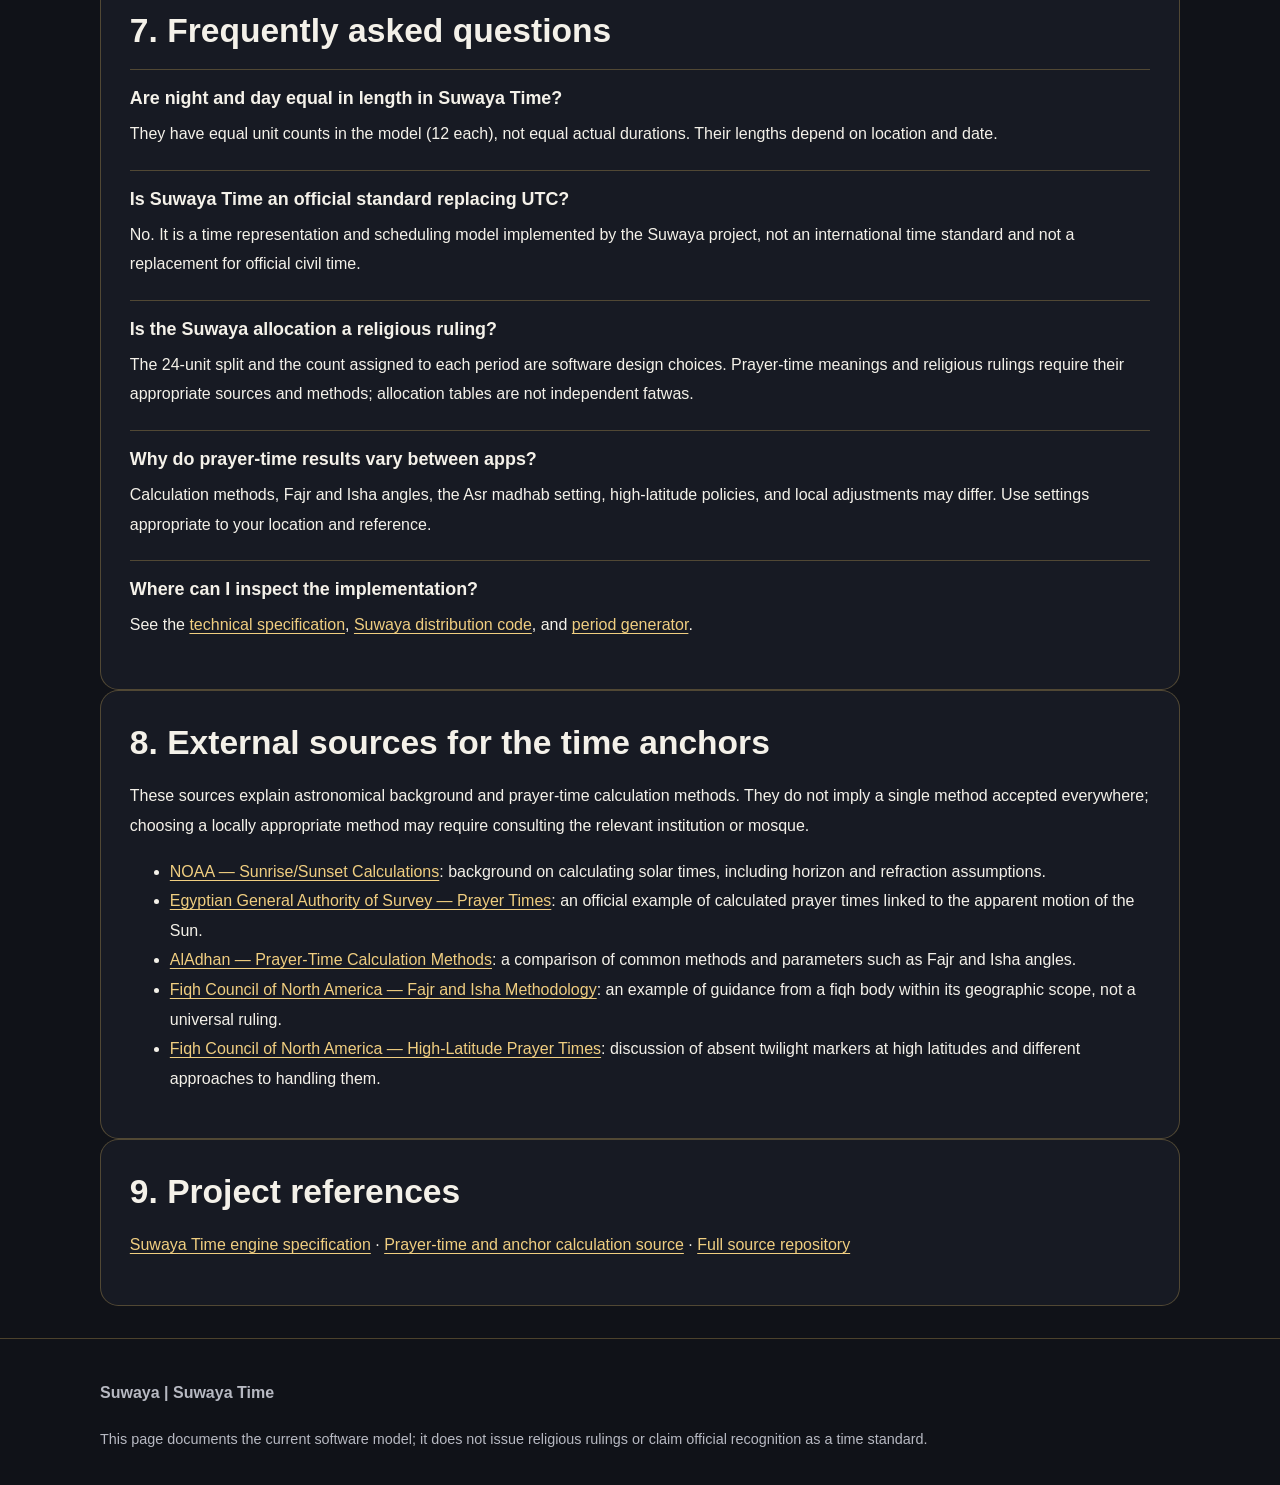
<file: site/en/suwaya-time/index.html>
<!doctype html>
<html lang="en" dir="ltr">
<head>
<meta charset="utf-8"><meta name="viewport" content="width=device-width,initial-scale=1">
<title>What Is Suwaya Time? | Definition and Rules</title>
<meta name="description" content="The reference definition of Suwaya Time: a sunset-to-sunset cycle divided into 24 virtual Suwayas, seven periods, location- and season-aware unit allocation, and the difference between astronomy, religious definitions, and project conventions.">
<meta name="robots" content="index,follow,max-image-preview:large">
<link rel="canonical" href="https://abdallah-kaballo.github.io/Suwaya/en/suwaya-time/"><link rel="alternate" hreflang="ar" href="https://abdallah-kaballo.github.io/Suwaya/ar/suwaya-time/"><link rel="alternate" hreflang="en" href="https://abdallah-kaballo.github.io/Suwaya/en/suwaya-time/"><link rel="alternate" hreflang="x-default" href="https://abdallah-kaballo.github.io/Suwaya/en/suwaya-time/">
<meta property="og:type" content="article"><meta property="og:title" content="What Is Suwaya Time?"><meta property="og:description" content="A precise explanation of the Suwaya Time model and the distinction between astronomical anchors, prayer-time calculations, and project conventions."><meta property="og:url" content="https://abdallah-kaballo.github.io/Suwaya/en/suwaya-time/"><meta name="theme-color" content="#101218"><link rel="stylesheet" href="../../assets/styles.css">
<script type="application/ld+json">{"@context":"https://schema.org","@type":"TechArticle","headline":"What Is Suwaya Time?","inLanguage":"en","url":"https://abdallah-kaballo.github.io/Suwaya/en/suwaya-time/","about":{"@type":"Thing","name":"Suwaya Time","alternateName":"التوقيت السُويعي"},"author":{"@type":"Organization","name":"Suwaya project","url":"https://github.com/Abdallah-Kaballo/Suwaya"},"mainEntityOfPage":"https://abdallah-kaballo.github.io/Suwaya/en/suwaya-time/"}</script>
</head>
<body dir="ltr">
<header><div class="wrap nav"><a class="brand" href="../../">Suwaya <span class="muted">| سُويعة</span></a><nav class="lang"><a href="../">Home</a><a href="../suwaya-time/" aria-current="page">Suwaya Time</a><a href="../philosophy/">Philosophy</a><a href="../how-it-works/">How it works</a><a href="../specification/">Specification</a><a href="../../ar/suwaya-time/" lang="ar">العربية</a></nav></div></header>
<main class="wrap">
<section class="hero"><div class="eyebrow">Reference definition</div><h1>What is Suwaya Time?</h1><p class="lead"><strong>Suwaya Time</strong> is a software-defined model of time. It treats the cycle from Maghrib to the next Maghrib as one Suwaya day, then divides it into 24 virtual Suwayas: 12 for night and 12 for day. Each Suwaya contains 60 virtual minutes, while its duration in civil time depends on the length of the period to which it is allocated and the model's allocation rules.</p><div class="actions"><a class="btn primary" href="https://play.google.com/store/apps/details?id=com.suwaya.app">Get the app</a><a class="btn" href="https://github.com/Abdallah-Kaballo/Suwaya/blob/main/Suwaya-Time.md">Full technical specification</a></div>
<figure class="diagram"><img src="../../assets/suwaya-cycle.svg" alt="Diagram showing 12 Night Suwayas between Maghrib and sunrise and 12 Day Suwayas between sunrise and the next Maghrib."><figcaption>The diagram represents the number of virtual units, not actual civil duration.</figcaption></figure></section>
<section class="panel"><span class="pill">Model definition</span><h2>1. Cycle and unit</h2><p>In the current engine model, the cycle runs from the current Maghrib anchor to the next Maghrib anchor.</p><div class="grid"><div class="fact"><h3>Night phase 🌑</h3><p>12 Suwayas from Maghrib to sunrise, numbered 01–12.</p></div><div class="fact"><h3>Day phase ☀️</h3><p>12 Suwayas from sunrise to the next Maghrib, numbered 01–12.</p></div></div>
<p>A Suwaya is a virtual unit defined as 60 virtual minutes or 3,600 virtual seconds. Those virtual units do not imply that each Suwaya always lasts 60 civil minutes, or that 24 virtual Suwayas necessarily equal 24 elapsed civil hours.</p><div class="note"><strong>Important:</strong> Equal unit counts for night and day are a design convention in the model, not an astronomical claim that actual night and day have equal duration.</div></section>
<section><h2>2. The cycle's temporal anchors</h2><p>The engine uses calculated anchors for Maghrib, Isha, Shar'i midnight, Fajr, sunrise, Dhuhr, Asr, and the next Maghrib. These create seven contiguous periods, and the model allocates an integer number of Suwayas to each.</p><div class="table-scroll"><table><thead><tr><th>Period</th><th>From</th><th>To</th><th>Model phase</th></tr></thead><tbody><tr><td>1. Maghrib period</td><td>Maghrib</td><td>Isha</td><td>Night</td></tr><tr><td>2. Isha period</td><td>Isha</td><td>Shar'i midnight</td><td>Night</td></tr><tr><td>3. Qiyam period</td><td>Shar'i midnight</td><td>Fajr</td><td>Night</td></tr><tr><td>4. Fajr period</td><td>Fajr</td><td>Sunrise</td><td>Night in this model</td></tr><tr><td>5. Duha period</td><td>Sunrise</td><td>Dhuhr</td><td>Day</td></tr><tr><td>6. Dhuhr period</td><td>Dhuhr</td><td>Asr</td><td>Day</td></tr><tr><td>7. Asr period</td><td>Asr</td><td>Next Maghrib</td><td>Day</td></tr></tbody></table></div>
<p class="muted">The seven-period scheme is part of the engine's model; it is not presented as an independently established seven-part religious classification. The app's Duha period names the calculated interval from sunrise to Dhuhr.</p></section>
<section class="panel"><h2>3. How are the 24 Suwayas allocated?</h2><p>The seven periods do not receive equal counts. In the base distribution, the four night periods total 12 Suwayas and the three day periods total 12. The base pattern depends on the selected madhab. In a specific high-latitude band, the engine adds a half-year distribution based on the calculated lengths of day and night.</p><div class="table-scroll"><table><thead><tr><th>Period order</th><th>1 Maghrib</th><th>2 Isha</th><th>3 Qiyam</th><th>4 Fajr</th><th>5 Duha</th><th>6 Dhuhr</th><th>7 Asr</th></tr></thead><tbody><tr><th>Jumhur base distribution (Shafi'i/Maliki/Hanbali)</th><td>1</td><td>4</td><td>6</td><td>1</td><td>6</td><td>3</td><td>3</td></tr><tr><th>Hanafi base distribution</th><td>1</td><td>4</td><td>6</td><td>1</td><td>6</td><td>4</td><td>2</td></tr></tbody></table></div>
<h3>Additional allocation in a high-latitude band</h3><p>In the current implementation, a half-year adjustment is used when absolute latitude is greater than 48.56° and at most 66.56°. The model chooses the pattern by comparing the calculated day and night spans. These thresholds and distribution rules are implementation choices, not universal religious boundaries in their own right.</p><div class="table-scroll"><table><thead><tr><th>Calculated seasonal state</th><th>Jumhur periods 1–7</th><th>Hanafi periods 1–7</th></tr></thead><tbody><tr><td>Day duration is greater than or equal to night</td><td>2, 3, 6, 1, 6, 3, 3</td><td>2, 3, 6, 1, 6, 4, 2</td></tr><tr><td>Night duration is greater than day</td><td>1, 4, 6, 1, 6, 2, 4</td><td>1, 4, 6, 1, 6, 3, 3</td></tr><tr><td>Outside that band, including polar locations handled by a projection policy</td><td>1, 4, 6, 1, 6, 3, 3</td><td>1, 4, 6, 1, 6, 4, 2</td></tr></tbody></table></div><p class="muted">Each row lists Suwaya counts for periods 1 through 7. Every row totals 24; periods 1–4 total 12 for night, while periods 5–7 total 12 for day.</p></section>
<section><h2>4. What is astronomical, religious, and project-defined?</h2><div class="classification">
<article class="panel"><span class="pill astronomy">Astronomical phenomena and anchors</span><h3>What changes in the sky</h3><p>Sunrise, sunset, solar position, and actual night/day duration depend on location and date. Their calculated timing also depends on the model and on factors such as elevation or atmospheric refraction when represented. The engine calculates these anchors instead of using a fixed wall-clock schedule.</p><p>Ordinary calculations use geographic coordinates, date, and time zone. The engine also has a fallback for high-latitude cases where normal solar events do not occur in the usual sequence.</p></article>
<article class="panel"><span class="pill religious">Prayer times and religious definitions</span><h3>Maghrib, Fajr, Isha, Dhuhr, and Asr</h3><p>The engine does not invent prayer obligations or their religious rulings; it calculates prayer times using selected methods and settings. Inputs such as Fajr and Isha angles vary by calculation method, and Asr time depends on the selected madhab's shadow-factor setting. Results can therefore differ among recognized methods and local practices.</p><p>In this engine, “Shar'i midnight” is calculated at the midpoint of the elapsed interval between the cycle's Maghrib anchor and Fajr anchor. This describes the software implementation; it is not a fatwa and should not replace qualified religious guidance on a specific legal question.</p></article>
<article class="panel"><span class="pill project">Project-defined conventions</span><h3>Representation and allocation</h3><p>The project defines a cycle from Maghrib to Maghrib, exactly 24 Suwayas split into 12 Night and 12 Day units, and 60 virtual minutes per unit. It also defines the seven-period structure, allocates integer counts to those periods, and chooses the visual notation for the clock.</p><p>These are documented design decisions in an open-source project, not the discovery of a new natural unit of physical time and not a new religious ruling.</p></article>
</div><div class="note"><strong>A distinction at Maghrib:</strong> the engine separates the Maghrib anchor used by the cycle from a distinct value named <code>calculatedSunset</code> used by the temporal context for the Hijri date transition. In the documented design, that separate value does not follow the manual Maghrib adhan offset. It remains a calculated value derived from the engine's inputs and implementation, not a direct field observation; consult the specification and source when assessing the effect of a particular calculation method.</div></section>
<section class="panel"><h2>5. Why does a Suwaya's flow speed vary?</h2><p>Each Suwaya has 3,600 virtual seconds by definition. The engine distributes actual civil-time spans among periods and assigns each period a count of Suwayas, so one Suwaya's elapsed civil duration can vary.</p><div class="formula" dir="ltr">Flow speed = 3600 ÷ actual civil seconds per Suwaya</div><div class="grid"><div class="fact"><h3>1.00×</h3><p>A Suwaya lasts 3,600 civil seconds.</p></div><div class="fact"><h3>Above 1.00×</h3><p>A Suwaya is shorter than 60 civil minutes, so its virtual minutes advance faster.</p></div><div class="fact"><h3>Below 1.00×</h3><p>A Suwaya is longer than 60 civil minutes, so its virtual minutes advance more slowly.</p></div></div><p class="muted">This is a computational comparison between virtual units and civil elapsed time. It does not claim that physical time itself changes.</p></section>
<section><h2>6. Reading the Suwaya clock</h2><div class="grid"><div class="panel"><h3>Night example: <span class="suwaya-sample">04|30 🌑</span></h3><p>The fourth Night Suwaya and its 30th virtual minute.</p></div><div class="panel"><h3>Day example: <span class="suwaya-sample">08|15 ☀️</span></h3><p>The eighth Day Suwaya and its 15th virtual minute.</p></div></div><p>The app visually distinguishes Suwaya notation from civil time and lets the user switch between them. Official or legal schedules should continue to use the applicable civil time standard.</p></section>
<section class="panel"><h2>7. Frequently asked questions</h2><div class="faq"><h3>Are night and day equal in length in Suwaya Time?</h3><p>They have equal unit counts in the model (12 each), not equal actual durations. Their lengths depend on location and date.</p></div><div class="faq"><h3>Is Suwaya Time an official standard replacing UTC?</h3><p>No. It is a time representation and scheduling model implemented by the Suwaya project, not an international time standard and not a replacement for official civil time.</p></div><div class="faq"><h3>Is the Suwaya allocation a religious ruling?</h3><p>The 24-unit split and the count assigned to each period are software design choices. Prayer-time meanings and religious rulings require their appropriate sources and methods; allocation tables are not independent fatwas.</p></div><div class="faq"><h3>Why do prayer-time results vary between apps?</h3><p>Calculation methods, Fajr and Isha angles, the Asr madhab setting, high-latitude policies, and local adjustments may differ. Use settings appropriate to your location and reference.</p></div><div class="faq"><h3>Where can I inspect the implementation?</h3><p>See the <a href="https://github.com/Abdallah-Kaballo/Suwaya/blob/main/Suwaya-Time.md">technical specification</a>, <a href="https://github.com/Abdallah-Kaballo/Suwaya/blob/main/packages/suwaya_time/lib/src/generators/suwaya_distributor.dart">Suwaya distribution code</a>, and <a href="https://github.com/Abdallah-Kaballo/Suwaya/blob/main/packages/suwaya_time/lib/src/generators/period_generator.dart">period generator</a>.</p></div></section>
<section class="panel"><h2>8. External sources for the time anchors</h2>
<p>These sources explain astronomical background and prayer-time calculation methods. They do not imply a single method accepted everywhere; choosing a locally appropriate method may require consulting the relevant institution or mosque.</p>
<ul>
<li><a href="https://gml.noaa.gov/grad/solcalc/solareqns.PDF">NOAA — Sunrise/Sunset Calculations</a>: background on calculating solar times, including horizon and refraction assumptions.</li>
<li><a href="https://www.esa.gov.eg/praytimes.aspx">Egyptian General Authority of Survey — Prayer Times</a>: an official example of calculated prayer times linked to the apparent motion of the Sun.</li>
<li><a href="https://aladhan.com/calculation-methods">AlAdhan — Prayer-Time Calculation Methods</a>: a comparison of common methods and parameters such as Fajr and Isha angles.</li>
<li><a href="https://fiqhcouncil.org/the-suggested-calculation-method-for-fajr-and-isha/">Fiqh Council of North America — Fajr and Isha Methodology</a>: an example of guidance from a fiqh body within its geographic scope, not a universal ruling.</li>
<li><a href="https://fiqhcouncil.org/should-muslims-in-the-north-fast-23-hours-a-day/">Fiqh Council of North America — High-Latitude Prayer Times</a>: discussion of absent twilight markers at high latitudes and different approaches to handling them.</li>
</ul>
</section>
<section class="panel"><h2>9. Project references</h2><p><a href="https://github.com/Abdallah-Kaballo/Suwaya/blob/main/Suwaya-Time.md">Suwaya Time engine specification</a> · <a href="https://github.com/Abdallah-Kaballo/Suwaya/blob/main/packages/suwaya_time/lib/src/calculators/prayer_calculator.dart">Prayer-time and anchor calculation source</a> · <a href="https://github.com/Abdallah-Kaballo/Suwaya">Full source repository</a></p></section>
</main><footer><div class="wrap"><p><strong>Suwaya | Suwaya Time</strong></p><small>This page documents the current software model; it does not issue religious rulings or claim official recognition as a time standard.</small></div></footer>
</body></html>
</file>
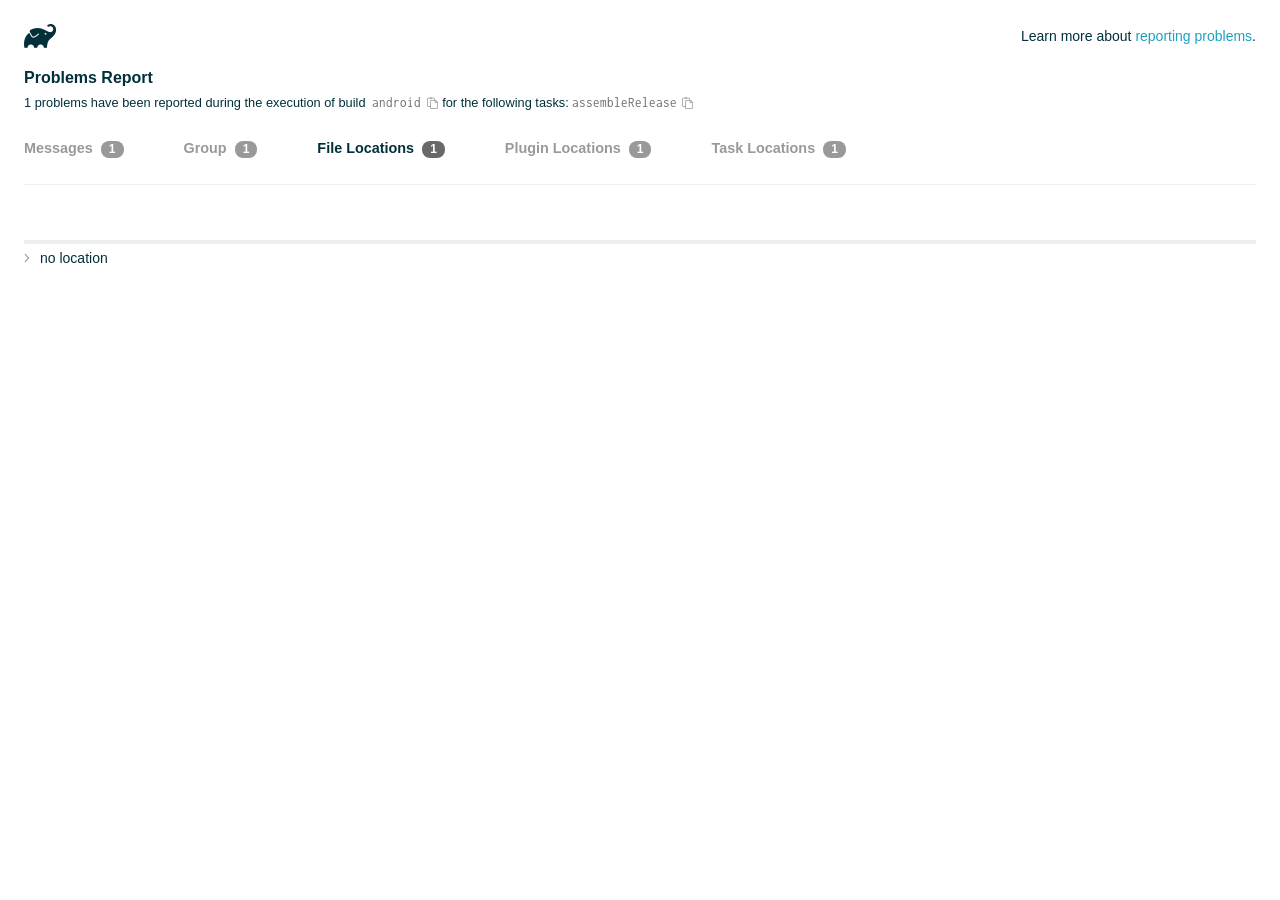
<file: android/build/reports/problems/problems-report.html>
<!DOCTYPE html>

<html lang="en">
<head>
    <!-- Required meta tags -->
    <meta charset="utf-8">
    <meta name="viewport" content="width=device-width, initial-scale=1, shrink-to-fit=no">

                    <style type="text/css">
                /*! normalize.css v7.0.0 | MIT License | github.com/necolas/normalize.css */
html {
    line-height: 1.15;
    -ms-text-size-adjust: 100%;
    -webkit-text-size-adjust: 100%
}

body {
    margin: 0
}

article, aside, footer, header, nav, section {
    display: block
}

h1 {
    font-size: 2em;
    margin: .67em 0
}

figcaption, figure, main {
    display: block
}

figure {
    margin: 1em 40px
}

hr {
    box-sizing: content-box;
    height: 0;
    overflow: visible
}

pre {
    font-family: monospace, monospace;
    font-size: 1em
}

a {
    background-color: transparent;
    -webkit-text-decoration-skip: objects
}

abbr[title] {
    border-bottom: none;
    text-decoration: underline;
    text-decoration: underline dotted
}

b, strong {
    font-weight: inherit
}

b, strong {
    font-weight: bolder
}

code, kbd, samp {
    font-family: monospace, monospace;
    font-size: 1em
}

dfn {
    font-style: italic
}

mark {
    background-color: #ff0;
    color: #000
}

small {
    font-size: 80%
}

sub, sup {
    font-size: 75%;
    line-height: 0;
    position: relative;
    vertical-align: baseline
}

sub {
    bottom: -.25em
}

sup {
    top: -.5em
}

audio, video {
    display: inline-block
}

audio:not([controls]) {
    display: none;
    height: 0
}

img {
    border-style: none
}

svg:not(:root) {
    overflow: hidden
}

button, input, optgroup, select, textarea {
    font-family: sans-serif;
    font-size: 100%;
    line-height: 1.15;
    margin: 0
}

button, input {
    overflow: visible
}

button, select {
    text-transform: none
}

[type=reset], [type=submit], button, html [type=button] {
    -webkit-appearance: button
}

[type=button]::-moz-focus-inner, [type=reset]::-moz-focus-inner, [type=submit]::-moz-focus-inner, button::-moz-focus-inner {
    border-style: none;
    padding: 0
}

[type=button]:-moz-focusring, [type=reset]:-moz-focusring, [type=submit]:-moz-focusring, button:-moz-focusring {
    outline: 1px dotted ButtonText
}

fieldset {
    padding: .35em .75em .625em
}

legend {
    box-sizing: border-box;
    color: inherit;
    display: table;
    max-width: 100%;
    padding: 0;
    white-space: normal
}

progress {
    display: inline-block;
    vertical-align: baseline
}

textarea {
    overflow: auto
}

[type=checkbox], [type=radio] {
    box-sizing: border-box;
    padding: 0
}

[type=number]::-webkit-inner-spin-button, [type=number]::-webkit-outer-spin-button {
    height: auto
}

[type=search] {
    -webkit-appearance: textfield;
    outline-offset: -2px
}

[type=search]::-webkit-search-cancel-button, [type=search]::-webkit-search-decoration {
    -webkit-appearance: none
}

::-webkit-file-upload-button {
    -webkit-appearance: button;
    font: inherit
}

details, menu {
    display: block
}

summary {
    display: list-item
}

canvas {
    display: inline-block
}

template {
    display: none
}

[hidden] {
    display: none
}

/* configuration cache styles */

.report-wrapper {
    margin: 0;
    padding: 0 24px;
}

.gradle-logo {
    width: 32px;
    height: 24px;
    background-image: url("[data-uri]");
    background-size: contain;
}

.header {
    display: flex;
    flex-wrap: wrap;
    position: fixed;
    top: 0;
    left: 0;
    width: 100%;
    padding: 24px 24px 0 24px;
    background-color: white;
    z-index: 1;
}

.learn-more {
    margin-left: auto;
    align-self: center;
    font-size: 0.875rem;
    font-weight: normal;
}

.title {
    display: flex;
    align-items: center;
    padding: 18px 0 24px 0;
    flex: 1 0 100%;
}

.content {
    font-size: 0.875rem;
    padding: 240px 0 48px;
    overflow-x: auto;
    white-space: nowrap;
}

.content ol:first-of-type {
    margin: 0;
}

.tree-btn {
    cursor: pointer;
    display: inline-block;
    width: 16px;
    height: 16px;
    background-size: contain;
    background-repeat: no-repeat;
    vertical-align: middle;
    margin-top: -0.2em;
}

.tree-btn.collapsed {
    background-image: url('data:image/svg+xml;utf8,<svg xmlns="http://www.w3.org/2000/svg" viewBox="0 0 192 512"><path d="M166.9 264.5l-117.8 116c-4.7 4.7-12.3 4.7-17 0l-7.1-7.1c-4.7-4.7-4.7-12.3 0-17L127.3 256 25.1 155.6c-4.7-4.7-4.7-12.3 0-17l7.1-7.1c4.7-4.7 12.3-4.7 17 0l117.8 116c4.6 4.7 4.6 12.3-.1 17z" fill="%23999999" stroke="%23999999"/></svg>');
}

.tree-btn.expanded {
    background-image: url('data:image/svg+xml;utf8,<svg xmlns="http://www.w3.org/2000/svg" viewBox="0 0 256 512"><path d="M119.5 326.9L3.5 209.1c-4.7-4.7-4.7-12.3 0-17l7.1-7.1c4.7-4.7 12.3-4.7 17 0L128 287.3l100.4-102.2c4.7-4.7 12.3-4.7 17 0l7.1 7.1c4.7 4.7 4.7 12.3 0 17L136.5 327c-4.7 4.6-12.3 4.6-17-.1z" fill="%23999999" stroke="%23999999"/></svg>');
}

ul .tree-btn {
    margin-right: 3px;
}

.leaf-icon {
    display: inline-block;
    width: 16px;
    height: 16px;
    background-image: url('data:image/svg+xml;utf8,<svg xmlns="http://www.w3.org/2000/svg" viewBox="0 0 256 512"><path d="M32 256 H224" stroke="%23999999" stroke-width="48" stroke-linecap="round"/></svg>');
    background-size: contain;
    background-repeat: no-repeat;
    vertical-align: middle;
    margin-top: -0.2em;
}

.invisible-text {
    user-select: all; /* Allow the text to be selectable */
    color: transparent; /* Hide the text */
    text-indent: -9999px; /* Move the text out of view */
    position: relative;
    white-space: pre; /* Preserve meaningful whitespace in the invisible text for copying */
}

.text-for-copy {
    display: inline-block;
}

.enum-icon {
    display: inline-block;
    width: 16px;
    height: 16px;
    background-image: url('data:image/svg+xml;utf8,<svg xmlns="http://www.w3.org/2000/svg" viewBox="0 0 1024 1024"><circle cx="512" cy="512" r="200" /></svg>');
    background-size: contain;
    background-repeat: no-repeat;
    vertical-align: middle;
    margin-inline-start: 0.5ex;
    margin-inline-end: 0.5ex;
    margin-top: -0.2em;
}

.error-icon {
    display: inline-block;
    width: 16px;
    height: 16px;
    background-image: url('data:image/svg+xml;utf8,<svg xmlns="http://www.w3.org/2000/svg" viewBox="0 0 320 512"><path d="M193.94 256L296.5 153.44l21.15-21.15c3.12-3.12 3.12-8.19 0-11.31l-22.63-22.63c-3.12-3.12-8.19-3.12-11.31 0L160 222.06 36.29 98.34c-3.12-3.12-8.19-3.12-11.31 0L2.34 120.97c-3.12 3.12-3.12 8.19 0 11.31L126.06 256 2.34 379.71c-3.12 3.12-3.12 8.19 0 11.31l22.63 22.63c3.12 3.12 8.19 3.12 11.31 0L160 289.94 262.56 392.5l21.15 21.15c3.12 3.12 8.19 3.12 11.31 0l22.63-22.63c3.12-3.12 3.12-8.19 0-11.31L193.94 256z" fill="%23FC461E" stroke="%23FC461E"/></svg>');
    background-size: contain;
    background-repeat: no-repeat;
    vertical-align: middle;
    margin-inline-start: 0.5ex;
    margin-inline-end: 0.5ex;
    margin-top: -0.2em;
}

.advice-icon {
    display: inline-block;
    width: 16px;
    height: 16px;
    background-image: url('data:image/svg+xml;utf8,<svg width="800px" height="800px" viewBox="-4.93 0 122.88 122.88" version="1.1" id="Layer_1" xmlns="http://www.w3.org/2000/svg" xmlns:xlink="http://www.w3.org/1999/xlink"  style="enable-background:new 0 0 113.01 122.88" xml:space="preserve"><g><path d="M44.13,102.06c-1.14,0.03-2.14-0.81-2.3-1.96c-0.17-1.2,0.64-2.31,1.82-2.54c-1.3-7.37-4.85-11.43-8.6-15.72 c-2.92-3.34-5.95-6.81-8.34-11.92c-2.35-5.03-3.64-10.23-3.6-15.63c0.05-5.4,1.42-10.96,4.4-16.71c0.02-0.04,0.04-0.07,0.06-0.11 l0,0c3.91-6.62,9.38-11.04,15.47-13.52c5.11-2.09,10.66-2.8,16.1-2.3c5.42,0.5,10.73,2.2,15.37,4.94 c5.9,3.49,10.75,8.67,13.42,15.21c1.44,3.54,2.42,7.49,2.54,11.82c0.12,4.31-0.62,8.96-2.61,13.88 c-2.66,6.59-6.18,10.68-9.47,14.51c-3.03,3.53-5.85,6.81-7.42,11.84c0.89,0.21,1.59,0.94,1.73,1.9c0.17,1.24-0.7,2.39-1.94,2.56 l-0.77,0.11c-0.14,1.09-0.23,2.26-0.27,3.51l0.25-0.04c1.24-0.17,2.39,0.7,2.56,1.94c0.17,1.24-0.7,2.39-1.94,2.56l-0.78,0.11 c0.01,0.15,0.02,0.3,0.03,0.45l0,0c0.07,0.88,0.08,1.73,0.03,2.54l0.13-0.02c1.25-0.15,2.38,0.74,2.54,1.98 c0.15,1.25-0.74,2.38-1.98,2.54l-1.68,0.21c-1.2,3.11-3.34,5.48-5.87,6.94c-1.74,1.01-3.67,1.59-5.61,1.71 c-1.97,0.12-3.96-0.25-5.78-1.13c-2.08-1.02-3.94-2.71-5.29-5.14c-0.65-0.33-1.13-0.97-1.23-1.75c-0.04-0.31-0.01-0.61,0.07-0.89 c-0.39-1.16-0.68-2.43-0.87-3.83l-0.07,0.01c-1.24,0.17-2.39-0.7-2.56-1.94c-0.17-1.24,0.7-2.39,1.94-2.56l0.54-0.08 C44.19,104.32,44.18,103.16,44.13,102.06L44.13,102.06z M2.18,58.86C1.01,58.89,0.04,57.98,0,56.81c-0.04-1.17,0.88-2.14,2.05-2.18 l8.7-0.3c1.17-0.04,2.14,0.88,2.18,2.05c0.04,1.17-0.88,2.14-2.05,2.18L2.18,58.86L2.18,58.86z M110.68,50.25 c1.16-0.12,2.2,0.73,2.32,1.89c0.12,1.16-0.73,2.2-1.89,2.32l-8.66,0.91c-1.16,0.12-2.2-0.73-2.32-1.89 c-0.12-1.16,0.73-2.2,1.89-2.32L110.68,50.25L110.68,50.25z M94.91,14.78c0.65-0.97,1.96-1.23,2.93-0.58 c0.97,0.65,1.23,1.96,0.58,2.93l-4.84,7.24c-0.65,0.97-1.96,1.23-2.93,0.58c-0.97-0.65-1.23-1.96-0.58-2.93L94.91,14.78 L94.91,14.78z M57.63,2.06c0.03-1.17,1-2.09,2.16-2.06c1.17,0.03,2.09,1,2.06,2.16l-0.22,8.7c-0.03,1.17-1,2.09-2.16,2.06 c-1.17-0.03-2.09-1-2.06-2.16L57.63,2.06L57.63,2.06z M13.88,15.53c-0.86-0.8-0.9-2.14-0.11-2.99c0.8-0.86,2.14-0.9,2.99-0.11 l6.37,5.94c0.86,0.8,0.9,2.14,0.11,2.99c-0.8,0.86-2.14,0.9-2.99,0.11L13.88,15.53L13.88,15.53z M47.88,96.95l18.49-2.63 c1.59-6.7,5.05-10.73,8.8-15.08c3.08-3.58,6.36-7.4,8.76-13.34c1.76-4.35,2.41-8.43,2.31-12.19c-0.1-3.75-0.96-7.21-2.24-10.34 c-2.3-5.63-6.51-10.11-11.65-13.15c-4.11-2.43-8.8-3.94-13.59-4.37c-4.77-0.44-9.64,0.19-14.13,2.02 c-5.26,2.15-9.99,5.97-13.39,11.72c-2.64,5.12-3.86,10.02-3.9,14.73c-0.04,4.74,1.11,9.33,3.2,13.8c2.13,4.56,4.97,7.8,7.69,10.92 C42.47,83.9,46.48,88.49,47.88,96.95L47.88,96.95z M65.62,99.02l-17.27,2.45c0.05,1.1,0.07,2.25,0.05,3.47l17.05-2.42 C65.47,101.29,65.52,100.12,65.62,99.02L65.62,99.02z M48.49,109.52c0.12,0.92,0.3,1.76,0.53,2.54l16.55-2.04 c0.11-0.86,0.13-1.77,0.05-2.74l0,0l0-0.02l-0.01-0.17L48.49,109.52L48.49,109.52z M51.37,116.36c0.64,0.67,1.35,1.19,2.1,1.55 c1.15,0.56,2.42,0.79,3.67,0.72c1.29-0.08,2.57-0.47,3.74-1.15c1.1-0.64,2.09-1.53,2.88-2.65L51.37,116.36L51.37,116.36z"/></g></svg>');
    background-size: contain;
    background-repeat: no-repeat;
    vertical-align: middle;
    margin-inline-start: 0.5ex;
    margin-inline-end: 0.5ex;
    margin-top: -0.2em;
}

.warning-icon {
    display: inline-block;
    width: 13px;
    height: 13px;
    background-image: url('data:image/svg+xml;utf8,<svg xmlns="http://www.w3.org/2000/svg" viewBox="0 0 576 512"><path d="M270.2 160h35.5c3.4 0 6.1 2.8 6 6.2l-7.5 196c-.1 3.2-2.8 5.8-6 5.8h-20.5c-3.2 0-5.9-2.5-6-5.8l-7.5-196c-.1-3.4 2.6-6.2 6-6.2zM288 388c-15.5 0-28 12.5-28 28s12.5 28 28 28 28-12.5 28-28-12.5-28-28-28zm281.5 52L329.6 24c-18.4-32-64.7-32-83.2 0L6.5 440c-18.4 31.9 4.6 72 41.6 72H528c36.8 0 60-40 41.5-72zM528 480H48c-12.3 0-20-13.3-13.9-24l240-416c6.1-10.6 21.6-10.7 27.7 0l240 416c6.2 10.6-1.5 24-13.8 24z" fill="%23DEAD22" stroke="%23DEAD22"/></svg>');
    background-size: contain;
    background-repeat: no-repeat;
    vertical-align: middle;
    margin-inline-start: 0.3ex;
    margin-inline-end: 1.1ex;
    margin-top: -0.1em;
}

.documentation-button {
    cursor: pointer;
    display: inline-block;
    width: 13px;
    height: 13px;
    background-image: url('data:image/svg+xml;utf8,<svg xmlns="http://www.w3.org/2000/svg" viewBox="0 0 512 512"><path d="M256 340c-15.464 0-28 12.536-28 28s12.536 28 28 28 28-12.536 28-28-12.536-28-28-28zm7.67-24h-16c-6.627 0-12-5.373-12-12v-.381c0-70.343 77.44-63.619 77.44-107.408 0-20.016-17.761-40.211-57.44-40.211-29.144 0-44.265 9.649-59.211 28.692-3.908 4.98-11.054 5.995-16.248 2.376l-13.134-9.15c-5.625-3.919-6.86-11.771-2.645-17.177C185.658 133.514 210.842 116 255.67 116c52.32 0 97.44 29.751 97.44 80.211 0 67.414-77.44 63.849-77.44 107.408V304c0 6.627-5.373 12-12 12zM256 40c118.621 0 216 96.075 216 216 0 119.291-96.61 216-216 216-119.244 0-216-96.562-216-216 0-119.203 96.602-216 216-216m0-32C119.043 8 8 119.083 8 256c0 136.997 111.043 248 248 248s248-111.003 248-248C504 119.083 392.957 8 256 8z" fill="%23999999" stroke="%23999999"/></svg>');
    background-size: contain;
    background-repeat: no-repeat;
    vertical-align: middle;
    margin-inline-start: 0.5ex;
    margin-inline-end: 0.5ex;
    margin-top: -0.2em;
}

.documentation-button::selection {
    color: transparent;
}

.documentation-button:hover {
    color: transparent;
}

.copy-button {
    cursor: pointer;
    display: inline-block;
    width: 12px;
    height: 12px;
    background-image: url('data:image/svg+xml;utf8,<svg xmlns="http://www.w3.org/2000/svg" viewBox="0 0 448 512"><path d="M433.941 193.941l-51.882-51.882A48 48 0 0 0 348.118 128H320V80c0-26.51-21.49-48-48-48h-66.752C198.643 13.377 180.858 0 160 0s-38.643 13.377-45.248 32H48C21.49 32 0 53.49 0 80v288c0 26.51 21.49 48 48 48h80v48c0 26.51 21.49 48 48 48h224c26.51 0 48-21.49 48-48V227.882a48 48 0 0 0-14.059-33.941zm-22.627 22.627a15.888 15.888 0 0 1 4.195 7.432H352v-63.509a15.88 15.88 0 0 1 7.431 4.195l51.883 51.882zM160 30c9.941 0 18 8.059 18 18s-8.059 18-18 18-18-8.059-18-18 8.059-18 18-18zM48 384c-8.822 0-16-7.178-16-16V80c0-8.822 7.178-16 16-16h66.752c6.605 18.623 24.389 32 45.248 32s38.643-13.377 45.248-32H272c8.822 0 16 7.178 16 16v48H176c-26.51 0-48 21.49-48 48v208H48zm352 96H176c-8.822 0-16-7.178-16-16V176c0-8.822 7.178-16 16-16h144v72c0 13.2 10.8 24 24 24h72v208c0 8.822-7.178 16-16 16z" fill="%23999999" stroke="%23999999"/></svg>');
    background-size: contain;
    background-repeat: no-repeat;
    vertical-align: middle;
    margin-inline-start: 0.5ex;
    margin-top: -0.2em;
}

.groups{
    display: flex;
    border-bottom: 1px solid #EDEEEF;
    flex: 1 0 100%;
}

.uncategorized {
    display: flex;
    border-top: 4px solid #EDEEEF;
    flex: 1 0 100%;
}

.group-selector {
    padding: 0 52px 24px 0;
    font-size: 0.9rem;
    font-weight: bold;
    color: #999999;
    cursor: pointer;
}

.group-selector__count {
    margin: 0 8px;
    border-radius: 8px;
    background-color: #999;
    color: #fff;
    padding: 1px 8px 2px;
    font-size: 0.75rem;
}

.group-selector--active {
    color: #02303A;
    cursor: auto;
}

.group-selector--active .group-selector__count {
    background-color: #686868;
}

.group-selector--disabled {
    cursor: not-allowed;
}

.accordion-header {
    cursor: pointer;
}

.container {
    padding-left: 0.5em;
    padding-right: 0.5em;
}

.stacktrace {
    border-radius: 4px;
    overflow-x: auto;
    padding: 0.5rem;
    margin-bottom: 0;
    min-width: 1000px;
}

/* Lato (bold, regular) */
@font-face {
    font-display: swap;
    font-family: Lato;
    font-weight: 500;
    font-style: normal;
    src: url("https://assets.gradle.com/lato/fonts/lato-semibold/lato-semibold.woff2") format("woff2"),
    url("https://assets.gradle.com/lato/fonts/lato-semibold/lato-semibold.woff") format("woff");
}

@font-face {
    font-display: swap;
    font-family: Lato;
    font-weight: bold;
    font-style: normal;
    src: url("https://assets.gradle.com/lato/fonts/lato-bold/lato-bold.woff2") format("woff2"),
    url("https://assets.gradle.com/lato/fonts/lato-bold/lato-bold.woff") format("woff");
}

* {
    -webkit-box-sizing: border-box;
    -moz-box-sizing: border-box;
    box-sizing: border-box;
}

html,
body {
    margin: 0;
    padding: 0;
}

html {
    font-family: "Lato", "Helvetica Neue", Arial, sans-serif;
    font-size: 16px;
    font-weight: 400;
    line-height: 1.5;
}

body {
    color: #02303A;
    background-color: #ffffff;
    -webkit-text-size-adjust: 100%;
    -ms-text-size-adjust: 100%;
    -webkit-font-smoothing: antialiased;
}


/* typography */
h1, h2, h3, h4, h5, h6 {
    color: #02303A;
    text-rendering: optimizeLegibility;
    margin: 0;
}

h1 {
    font-size: 1rem;
}

h2 {
    font-size: 0.9rem;
}

h3 {
    font-size: 1.125rem;
}

h4, h5, h6 {
    font-size: 0.875rem;
}

h1 code {
    font-weight: bold;
}

ul, ol, dl {
    list-style-position: outside;
    line-height: 1.6;
    padding: 0;
    margin: 0 0 0 20px;
    list-style-type: none;
}

li {
    line-height: 2;
}

a {
    color: #1DA2BD;
    text-decoration: none;
    transition: all 0.3s ease, visibility 0s;
}

a:hover {
    color: #35c1e4;
}

/* code */
code, pre {
    font-family: Inconsolata, Monaco, "Courier New", monospace;
    font-style: normal;
    font-variant-ligatures: normal;
    font-variant-caps: normal;
    font-variant-numeric: normal;
    font-variant-east-asian: normal;
    font-weight: normal;
    font-stretch: normal;
    color: #686868;
}

*:not(pre) > code {
    letter-spacing: 0;
    padding: 0.1em 0.5ex;
    text-rendering: optimizeSpeed;
    word-spacing: -0.15em;
    word-wrap: break-word;
}

pre {
    font-size: 0.75rem;
    line-height: 1.8;
    margin-top: 0;
    margin-bottom: 1.5em;
    padding: 1rem;
}

pre code {
    background-color: transparent;
    color: inherit;
    line-height: 1.8;
    font-size: 100%;
    padding: 0;
}

a code {
    color: #1BA8CB;
}

pre.code, pre.programlisting, pre.screen, pre.tt {
    background-color: #f7f7f8;
    border-radius: 4px;
    font-size: 1em;
    line-height: 1.45;
    margin-bottom: 1.25em;
    overflow-x: auto;
    padding: 1rem;
}

li em, p em {
    padding: 0 1px;
}

code em, tt em {
    text-decoration: none;
}

code + .copy-button {
    margin-inline-start: 0.2ex;
}

.java-exception {
    font-size: 0.75rem;
    padding-left: 24px;
}

.java-exception ul {
    margin: 0;
    line-height: inherit;
}

.java-exception code {
    white-space: pre;
}

.java-exception-part-toggle {
    user-select: none;
    cursor: pointer;
    border-radius: 2px;
    padding: 0.1em 0.2em;
    background: azure;
    color: #686868;
}

                </style>
    <!-- Inconsolata is used as a default monospace font in the report. -->
    <link rel="stylesheet" href="https://fonts.googleapis.com/css?family=Inconsolata:400,700" />

    <title>Gradle Configuration Cache</title>
</head>
<body>

<div id="playground"></div>

<div class="report" id="report">
    Loading...
</div>

<script type="text/javascript">
function configurationCacheProblems() { return (
// begin-report-data
{"diagnostics":[{"locations":[{"pluginId":"kotlin-android"}],"problem":[{"text":"Deprecated 'org.jetbrains.kotlin.android' plugin usage"}],"severity":"WARNING","problemDetails":[{"text":"The 'org.jetbrains.kotlin.android' plugin in project ':app' is no longer required for Kotlin support since AGP 9.0."}],"contextualLabel":"Deprecated 'org.jetbrains.kotlin.android' plugin usage","documentationLink":"https://kotl.in/gradle/agp-built-in-kotlin","problemId":[{"name":"kgp:deprecation","displayName":"Kotlin Gradle Plugin Deprecation"},{"name":"kotlin","displayName":"Kotlin"},{"name":"deprecated-kotlin-android-plugin","displayName":"Deprecated 'org.jetbrains.kotlin.android' plugin usage"}],"solutions":[[{"text":"Remove both `android.builtInKotlin=true` and `android.newDsl=false` from `gradle.properties`, then migrate to built-in Kotlin."}]]}],"problemsReport":{"totalProblemCount":1,"buildName":"android","requestedTasks":"assembleRelease","documentationLink":"https://docs.gradle.org/9.1.0/userguide/reporting_problems.html","documentationLinkCaption":"Problem report","summaries":[]}}
// end-report-data
);}
</script>
                <script type="text/javascript">
                !function(n,t){"object"==typeof exports&&"object"==typeof module?module.exports=t():"function"==typeof define&&define.amd?define([],t):"object"==typeof exports?exports["configuration-cache-report"]=t():n["configuration-cache-report"]=t()}(this,(()=>(({70:function(){void 0===ArrayBuffer.isView&&(ArrayBuffer.isView=function(n){return null!=n&&null!=n.__proto__&&n.__proto__.__proto__===Int8Array.prototype.__proto__}),void 0===Math.imul&&(Math.imul=function(n,t){return(4294901760&n)*(65535&t)+(65535&n)*(0|t)|0}),this["configuration-cache-report"]=function(n){"use strict";var t,r,i,e,u,o,f,s,c,a,h,l,_,v,d,g,w,b,p,m,k,q,y,B,C,x,j,P,I,S,z,T,E,L,N,A,M,F,D,O,R,H,$,G,U,V,Q,Z,Y,W,K,X,J,nn,tn,rn,en,un,on,fn,sn,cn,an,hn,ln,_n,vn,dn,gn,wn,bn,pn,mn,kn,qn,yn,Bn,Cn,xn,jn,Pn,In,Sn,zn,Tn,En,Ln,Nn,An,Mn=Math.imul,Fn=ArrayBuffer.isView;function Dn(n,t){if(!(t>=0))throw _u(ce("Requested element count "+t+" is less than zero."));return function(n,t){if(!(t>=0))throw _u(ce("Requested element count "+t+" is less than zero."));if(0===t)return Ct();if(t>=n.length)return function(n){switch(n.length){case 0:return Ct();case 1:return qr(n[0]);default:return function(n){return Hr(function(n){return new It(n,!1)}(n))}(n)}}(n);if(1===t)return qr(n[0]);var r=0,i=Rr(),e=0,u=n.length;n:for(;e<u;){var o=n[e];if(e=e+1|0,i.d(o),(r=r+1|0)===t)break n}return i}(n,rt(n.length-t|0,0))}function On(n,t,r,i,e,u,o){return t=t===A?", ":t,r=r===A?"":r,i=i===A?"":i,e=e===A?-1:e,u=u===A?"...":u,o=o===A?null:o,function(n,t,r,i,e,u,o,f){r=r===A?", ":r,i=i===A?"":i,e=e===A?"":e,u=u===A?-1:u,o=o===A?"...":o,f=f===A?null:f,t.e(i);var s=0,c=0,a=n.length;n:for(;c<a;){var h=n[c];if(c=c+1|0,(s=s+1|0)>1&&t.e(r),!(u<0||s<=u))break n;Jt(t,h,f)}return u>=0&&s>u&&t.e(o),t.e(e),t}(n,Bi(),t,r,i,e,u,o).toString()}function Rn(n){return n.length-1|0}function Hn(n,t){if(null==t){var r=0,i=n.length-1|0;if(r<=i)do{var e=r;if(r=r+1|0,null==n[e])return e}while(r<=i)}else{var u=0,o=n.length-1|0;if(u<=o)do{var f=u;if(u=u+1|0,le(t,n[f]))return f}while(u<=o)}return-1}function $n(n,t,r,i,e,u,o){return t=t===A?", ":t,r=r===A?"":r,i=i===A?"":i,e=e===A?-1:e,u=u===A?"...":u,o=o===A?null:o,Gn(n,Bi(),t,r,i,e,u,o).toString()}function Gn(n,t,r,i,e,u,o,f){r=r===A?", ":r,i=i===A?"":i,e=e===A?"":e,u=u===A?-1:u,o=o===A?"...":o,f=f===A?null:f,t.e(i);var s=0,c=n.f();n:for(;c.g();){var a=c.h();if((s=s+1|0)>1&&t.e(r),!(u<0||s<=u))break n;Jt(t,a,f)}return u>=0&&s>u&&t.e(o),t.e(e),t}function Un(n){if(n.i())throw xu("List is empty.");return n.j(0)}function Vn(n){return new tt(n)}function Qn(n){if(Ke(n,Di)){var t;switch(n.k()){case 0:t=Ct();break;case 1:t=qr(Ke(n,Fi)?n.j(0):n.f().h());break;default:t=Zn(n)}return t}return xt(Xn(n))}function Zn(n){return Hr(n)}function Yn(n){if(Ke(n,Di)&&n.k()<=1)return Qn(n);var t=Xn(n);return function(n){var t=(n.k()/2|0)-1|0;if(t<0)return br();var r=jt(n),i=0;if(i<=t)do{var e=i;i=i+1|0;var u=n.j(e);n.f4(e,n.j(r)),n.f4(r,u),r=r-1|0}while(e!==t)}(t),t}function Wn(n,t){if(!(t>=0))throw _u(ce("Requested element count "+t+" is less than zero."));return function(n,t){if(!(t>=0))throw _u(ce("Requested element count "+t+" is less than zero."));if(0===t)return Ct();if(Ke(n,Di)){if(t>=n.k())return Qn(n);if(1===t)return qr(function(n){if(Ke(n,Fi))return Un(n);var t=n.f();if(!t.g())throw xu("Collection is empty.");return t.h()}(n))}var r=0,i=Rr(),e=n.f();n:for(;e.g();){var u=e.h();if(i.d(u),(r=r+1|0)===t)break n}return xt(i)}(n,rt(n.k()-t|0,0))}function Kn(n,t){if(!(t>=0))throw _u(ce("Requested element count "+t+" is less than zero."));if(0===t)return Ct();var r=n.k();if(t>=r)return Qn(n);if(1===t)return qr(Jn(n));var i=Rr();if(Ke(n,bi)){var e=r-t|0;if(e<r)do{var u=e;e=e+1|0,i.d(n.j(u))}while(e<r)}else for(var o=n.l(r-t|0);o.g();){var f=o.h();i.d(f)}return i}function Xn(n){return Ke(n,Di)?Zn(n):nt(n,Or())}function Jn(n){if(n.i())throw xu("List is empty.");return n.j(jt(n))}function nt(n,t){for(var r=n.f();r.g();){var i=r.h();t.d(i)}return t}function tt(n){this.n_1=n}function rt(n,t){return n<t?t:n}function it(n,t){return n>t?t:n}function et(n,t){return Kt().q(n,t,-1)}function ut(n,t){return new Ft(n,t)}function ot(n){var t=n.f();if(!t.g())return Ct();var r=t.h();if(!t.g())return qr(r);var i=Or();for(i.d(r);t.g();)i.d(t.h());return i}function ft(n){this.r_1=n}function st(n,t){this.s_1=n,this.t_1=t}function ct(){}function at(n){this.x_1=n,this.w_1=0}function ht(n,t){this.a1_1=n,at.call(this,n),_t().b1(t,this.a1_1.k()),this.w_1=t}function lt(){t=this}function _t(){return null==t&&new lt,t}function vt(){_t(),ct.call(this)}function dt(n){this.h1_1=n}function gt(n,t){return t===n?"(this Map)":Vi(t)}function wt(n,t){var r;n:{for(var i=n.o().f();i.g();){var e=i.h();if(le(e.j1(),t)){r=e;break n}}r=null}return r}function bt(){r=this}function pt(){return null==r&&new bt,r}function mt(n){this.q1_1=n,ct.call(this)}function kt(){pt(),this.n1_1=null,this.o1_1=null}function qt(){i=this}function yt(){return null==i&&new qt,i}function Bt(n){return n.length>0?ou(n):Ct()}function Ct(){return null==e&&new Pt,e}function xt(n){switch(n.k()){case 0:return Ct();case 1:return qr(n.j(0));default:return n}}function jt(n){return n.k()-1|0}function Pt(){e=this,this.z1_1=new ke(-1478467534,-1720727600)}function It(n,t){this.b2_1=n,this.c2_1=t}function St(){u=this}function zt(){return null==u&&new St,u}function Tt(n,t){return Ke(n,Di)?n.k():t}function Et(n,t){if(Ke(t,Di))return n.m(t);for(var r=!1,i=t.f();i.g();){var e=i.h();n.d(e)&&(r=!0)}return r}function Lt(){}function Nt(n,t){this.h2_1=n,this.g2_1=n.i2_1.l(function(n,t){if(!(0<=t&&t<=n.k()))throw du("Position index "+t+" must be in range ["+Ve(0,n.k())+"].");return n.k()-t|0}(n,t))}function At(n){vt.call(this),this.i2_1=n}function Mt(n){this.k2_1=n,this.j2_1=n.l2_1.f()}function Ft(n,t){this.l2_1=n,this.m2_1=t}function Dt(n){for(;n.n2_1.g();){var t=n.n2_1.h();if(n.q2_1.t2_1(t)===n.q2_1.s2_1)return n.p2_1=t,n.o2_1=1,br()}n.o2_1=0}function Ot(n){this.q2_1=n,this.n2_1=n.r2_1.f(),this.o2_1=-1,this.p2_1=null}function Rt(n,t,r){t=t===A||t,this.r2_1=n,this.s2_1=t,this.t2_1=r}function Ht(){return null==o&&new $t,o}function $t(){o=this,this.u2_1=new ke(1993859828,793161749)}function Gt(n,t,r){return Ut(Ut(n,r)-Ut(t,r)|0,r)}function Ut(n,t){var r=n%t|0;return r>=0?r:r+t|0}function Vt(){f=this,this.p_1=new Zt(1,0)}function Qt(){return null==f&&new Vt,f}function Zt(n,t){Qt(),Xt.call(this,n,t,1)}function Yt(n,t,r){Lt.call(this),this.d3_1=r,this.e3_1=t,this.f3_1=this.d3_1>0?n<=t:n>=t,this.g3_1=this.f3_1?n:this.e3_1}function Wt(){s=this}function Kt(){return null==s&&new Wt,s}function Xt(n,t,r){if(Kt(),0===r)throw _u("Step must be non-zero.");if(r===mr().MIN_VALUE)throw _u("Step must be greater than Int.MIN_VALUE to avoid overflow on negation.");this.z2_1=n,this.a3_1=function(n,t,r){var i;if(r>0)i=n>=t?t:t-Gt(t,n,r)|0;else{if(!(r<0))throw _u("Step is zero.");i=n<=t?t:t+Gt(n,t,0|-r)|0}return i}(n,t,r),this.b3_1=r}function Jt(n,t,r){null!=r?n.e(r(t)):null==t||nu(t)?n.e(t):t instanceof Mi?n.i3(t.h3_1):n.e(Vi(t))}function nr(n,t,r){if(n===t)return!0;if(!(r=r!==A&&r))return!1;var i=xi(n),e=xi(t);return i===e||le(new Mi(ne(Li(i).toLowerCase(),0)),new Mi(ne(Li(e).toLowerCase(),0)))}function tr(n){return re(n)-1|0}function rr(n,t,r,i){return r=r===A?0:r,(i=i!==A&&i)||"string"!=typeof n?ir(n,t,r,re(n),i):n.indexOf(t,r)}function ir(n,t,r,i,e,u){var o=(u=u!==A&&u)?et(it(r,tr(n)),rt(i,0)):Ve(rt(r,0),it(i,re(n)));if("string"==typeof n&&"string"==typeof t){var f=o.z2_1,s=o.a3_1,c=o.b3_1;if(c>0&&f<=s||c<0&&s<=f)do{var a=f;if(f=f+c|0,Ti(t,0,n,a,re(t),e))return a}while(a!==s)}else{var h=o.z2_1,l=o.a3_1,_=o.b3_1;if(_>0&&h<=l||_<0&&l<=h)do{var v=h;if(h=h+_|0,fr(t,0,n,v,re(t),e))return v}while(v!==l)}return-1}function er(n){var t=0,r=re(n)-1|0,i=!1;n:for(;t<=r;){var e=ji(ne(n,i?r:t));if(i){if(!e)break n;r=r-1|0}else e?t=t+1|0:i=!0}return ie(n,t,r+1|0)}function ur(n,t){return ce(ie(n,t.y2(),t.c3()+1|0))}function or(n,t,r,i,e){r=r===A?0:r,i=i!==A&&i,sr(e=e===A?0:e);var u,o,f=ou(t);return new hr(n,r,e,(u=f,o=i,function(n,t){var r=function(n,t,r,i){if(!i&&1===t.k()){var e=function(n){if(Ke(n,Fi))return function(n){var t;switch(n.k()){case 0:throw xu("List is empty.");case 1:t=n.j(0);break;default:throw _u("List has more than one element.")}return t}(n);var t=n.f();if(!t.g())throw xu("Collection is empty.");var r=t.h();if(t.g())throw _u("Collection has more than one element.");return r}(t),u=rr(n,e,r);return u<0?null:_r(u,e)}var o=Ve(rt(r,0),re(n));if("string"==typeof n){var f=o.z2_1,s=o.a3_1,c=o.b3_1;if(c>0&&f<=s||c<0&&s<=f)do{var a,h=f;f=f+c|0;n:{for(var l=t.f();l.g();){var _=l.h();if(Ti(_,0,n,h,_.length,i)){a=_;break n}}a=null}if(null!=a)return _r(h,a)}while(h!==s)}else{var v=o.z2_1,d=o.a3_1,g=o.b3_1;if(g>0&&v<=d||g<0&&d<=v)do{var w,b=v;v=v+g|0;n:{for(var p=t.f();p.g();){var m=p.h();if(fr(m,0,n,b,m.length,i)){w=m;break n}}w=null}if(null!=w)return _r(b,w)}while(b!==d)}return null}(n,u,t,o);return null==r?null:_r(r.t3_1,r.u3_1.length)}))}function fr(n,t,r,i,e,u){if(i<0||t<0||t>(re(n)-e|0)||i>(re(r)-e|0))return!1;var o=0;if(o<e)do{var f=o;if(o=o+1|0,!nr(ne(n,t+f|0),ne(r,i+f|0),u))return!1}while(o<e);return!0}function sr(n){if(!(n>=0))throw _u(ce("Limit must be non-negative, but was "+n))}function cr(n){if(n.l3_1<0)n.j3_1=0,n.m3_1=null;else{var t;if(n.o3_1.r3_1>0?(n.n3_1=n.n3_1+1|0,t=n.n3_1>=n.o3_1.r3_1):t=!1,t||n.l3_1>re(n.o3_1.p3_1))n.m3_1=Ve(n.k3_1,tr(n.o3_1.p3_1)),n.l3_1=-1;else{var r=n.o3_1.s3_1(n.o3_1.p3_1,n.l3_1);if(null==r)n.m3_1=Ve(n.k3_1,tr(n.o3_1.p3_1)),n.l3_1=-1;else{var i=r.v3(),e=r.w3();n.m3_1=function(n,t){return t<=mr().MIN_VALUE?Qt().p_1:Ve(n,t-1|0)}(n.k3_1,i),n.k3_1=i+e|0,n.l3_1=n.k3_1+(0===e?1:0)|0}}n.j3_1=1}}function ar(n){this.o3_1=n,this.j3_1=-1,this.k3_1=function(n,t,r){if(0>r)throw _u("Cannot coerce value to an empty range: maximum "+r+" is less than minimum 0.");return n<0?0:n>r?r:n}(n.q3_1,0,re(n.p3_1)),this.l3_1=this.k3_1,this.m3_1=null,this.n3_1=0}function hr(n,t,r,i){this.p3_1=n,this.q3_1=t,this.r3_1=r,this.s3_1=i}function lr(n,t){this.t3_1=n,this.u3_1=t}function _r(n,t){return new lr(n,t)}function vr(){}function dr(){}function gr(){}function wr(){c=this}function br(){return null==c&&new wr,c}function pr(){a=this,this.MIN_VALUE=-2147483648,this.MAX_VALUE=2147483647,this.SIZE_BYTES=4,this.SIZE_BITS=32}function mr(){return null==a&&new pr,a}function kr(n){for(var t=[],r=n.f();r.g();)t.push(r.h());return t}function qr(n){return 0===(t=[n]).length?Or():Hr(new It(t,!0));var t}function yr(n){return n<0&&function(){throw Pu("Index overflow has happened.")}(),n}function Br(n){return void 0!==n.toArray?n.toArray():kr(n)}function Cr(n){return function(n,t){for(var r=0,i=n.length;r<i;){var e=n[r];r=r+1|0,t.d(e)}return t}(t=[n],(r=t.length,i=de(ve(ni)),function(n,t,r){Mr.call(r),ni.call(r),r.y5_1=function(n){return Kr(n,0,de(ve(Xr)))}(n)}(r,0,i),i));var t,r,i}function xr(){ct.call(this)}function jr(n){this.j4_1=n,this.h4_1=0,this.i4_1=-1}function Pr(n,t){this.n4_1=n,jr.call(this,n),_t().b1(t,this.n4_1.k()),this.h4_1=t}function Ir(){xr.call(this),this.o4_1=0}function Sr(n){this.r4_1=n}function zr(n){this.s4_1=n}function Tr(n,t){this.t4_1=n,this.u4_1=t}function Er(){Mr.call(this)}function Lr(n){this.x4_1=n,Mr.call(this)}function Nr(n){this.e5_1=n,xr.call(this)}function Ar(){kt.call(this),this.c5_1=null,this.d5_1=null}function Mr(){xr.call(this)}function Fr(){h=this;var n=Rr();n.c_1=!0,this.i5_1=n}function Dr(){return null==h&&new Fr,h}function Or(){return n=de(ve(Gr)),t=[],Gr.call(n,t),n;var n,t}function Rr(n){return t=de(ve(Gr)),r=[],Gr.call(t,r),t;var t,r}function Hr(n){return function(n,t){var r;return r=Br(n),Gr.call(t,r),t}(n,de(ve(Gr)))}function $r(n,t){return _t().e1(t,n.k()),t}function Gr(n){Dr(),Ir.call(this),this.b_1=n,this.c_1=!1}function Ur(n,t,r,i,e){if(r===i)return n;var u=(r+i|0)/2|0,o=Ur(n,t,r,u,e),f=Ur(n,t,u+1|0,i,e),s=o===t?n:t,c=r,a=u+1|0,h=r;if(h<=i)do{var l=h;if(h=h+1|0,c<=u&&a<=i){var _=o[c],v=f[a];e.compare(_,v)<=0?(s[l]=_,c=c+1|0):(s[l]=v,a=a+1|0)}else c<=u?(s[l]=o[c],c=c+1|0):(s[l]=f[a],a=a+1|0)}while(l!==i);return s}function Vr(n,t){return(3&n)-(3&t)|0}function Qr(){_=this}function Zr(n){this.n5_1=n,Er.call(this)}function Yr(n){return function(n,t){Ar.call(t),Xr.call(t),t.t5_1=n,t.u5_1=n.w5()}(new ui((null==_&&new Qr,_)),n),n}function Wr(){return Yr(de(ve(Xr)))}function Kr(n,t,r){if(Yr(r),!(n>=0))throw _u(ce("Negative initial capacity: "+n));if(!(t>=0))throw _u(ce("Non-positive load factor: "+t));return r}function Xr(){this.v5_1=null}function Jr(n,t){return Mr.call(t),ni.call(t),t.y5_1=n,t}function ni(){}function ti(n,t){var r=ii(n,n.h6_1.m5(t));if(null==r)return null;var i=r;if(null!=i&&Xe(i))return ri(i,n,t);var e=i;return n.h6_1.l5(e.j1(),t)?e:null}function ri(n,t,r){var i;n:{for(var e=0,u=n.length;e<u;){var o=n[e];if(e=e+1|0,t.h6_1.l5(o.j1(),r)){i=o;break n}}i=null}return i}function ii(n,t){var r=n.i6_1[t];return void 0===r?null:r}function ei(n){this.g6_1=n,this.z5_1=-1,this.a6_1=Object.keys(n.i6_1),this.b6_1=-1,this.c6_1=null,this.d6_1=!1,this.e6_1=-1,this.f6_1=null}function ui(n){this.h6_1=n,this.i6_1=this.k6(),this.j6_1=0}function oi(){}function fi(n){this.n6_1=n,this.l6_1=null,this.m6_1=null,this.m6_1=this.n6_1.y6_1.v6_1}function si(){v=this;var n,t=(_i(0,0,n=de(ve(vi))),n);t.x6_1=!0,this.e7_1=t}function ci(){return null==v&&new si,v}function ai(n,t,r){this.d7_1=n,Tr.call(this,t,r),this.b7_1=null,this.c7_1=null}function hi(n){this.y6_1=n,Er.call(this)}function li(){return Yr(n=de(ve(vi))),vi.call(n),n.w6_1=Wr(),n;var n}function _i(n,t,r){return Kr(n,t,r),vi.call(r),r.w6_1=Wr(),r}function vi(){ci(),this.v6_1=null,this.x6_1=!1}function di(){d=this;var n=gi(0),t=n.y5_1;(t instanceof vi?t:pe()).j5(),this.f7_1=n}function gi(n){return function(n,t){return function(n,t,r){Jr(function(n,t){return _i(n,t,de(ve(vi)))}(n,t),r),wi.call(r)}(n,0,t),t}(n,de(ve(wi)))}function wi(){null==d&&new di}function bi(){}function pi(){}function mi(n){pi.call(this),this.k7_1=n}function ki(){qi.call(this)}function qi(){pi.call(this),this.m7_1=""}function yi(){if(!w){w=!0;var n="undefined"!=typeof process&&process.versions&&!!process.versions.node;g=n?new mi(process.stdout):new ki}}function Bi(){return n=de(ve(Ci)),Ci.call(n,""),n;var n}function Ci(n){this.o7_1=void 0!==n?n:""}function xi(n){var t=Li(n).toUpperCase();return t.length>1?n:ne(t,0)}function ji(n){return function(n){return 9<=n&&n<=13||28<=n&&n<=32||160===n||n>4096&&(5760===n||8192<=n&&n<=8202||8232===n||8233===n||8239===n||8287===n||12288===n)}(n)}function Pi(){b=this,this.q7_1=new RegExp("[\\\\^$*+?.()|[\\]{}]","g"),this.r7_1=new RegExp("[\\\\$]","g"),this.s7_1=new RegExp("\\$","g")}function Ii(){return null==b&&new Pi,b}function Si(n,t){Ii(),this.v7_1=n,this.w7_1=function(n){if(Ke(n,Di)){var t;switch(n.k()){case 0:t=Ht();break;case 1:t=Cr(Ke(n,Fi)?n.j(0):n.f().h());break;default:t=nt(n,gi(n.k()))}return t}return function(n){switch(n.k()){case 0:return Ht();case 1:return Cr(n.f().h());default:return n}}(nt(n,(r=de(ve(wi)),Jr(li(),r),wi.call(r),r)));var r}(t),this.x7_1=new RegExp(n,$n(t,"","gu",A,A,A,zi)),this.y7_1=null,this.z7_1=null}function zi(n){return n.d8_1}function Ti(n,t,r,i,e,u){return fr(n,t,r,i,e,u=u!==A&&u)}function Ei(n,t){return n-t|0}function Li(n){return String.fromCharCode(n)}function Ni(){p=this,this.e8_1=0,this.f8_1=65535,this.g8_1=55296,this.h8_1=56319,this.i8_1=56320,this.j8_1=57343,this.k8_1=55296,this.l8_1=57343,this.m8_1=2,this.n8_1=16}function Ai(){return null==p&&new Ni,p}function Mi(n){Ai(),this.h3_1=n}function Fi(){}function Di(){}function Oi(){}function Ri(){}function Hi(){}function $i(){}function Gi(){m=this}function Ui(n,t){null==m&&new Gi,this.p8_1=n,this.q8_1=t}function Vi(n){var t=null==n?null:ce(n);return null==t?"null":t}function Qi(n){return new Zi(n)}function Zi(n){this.t8_1=n,this.s8_1=0}function Yi(){return Ji(),k}function Wi(){return Ji(),q}function Ki(){return Ji(),y}function Xi(){return Ji(),B}function Ji(){x||(x=!0,k=new ArrayBuffer(8),q=new Float64Array(Yi()),new Float32Array(Yi()),y=new Int32Array(Yi()),Wi()[0]=-1,B=0!==Ki()[0]?1:0,C=1-Xi()|0)}function ne(n,t){var r;if(te(n)){var i,e=n.charCodeAt(t);if(Ai(),e<0?i=!0:(Ai(),i=e>65535),i)throw _u("Invalid Char code: "+e);r=Ue(e)}else r=n.y3(t);return r}function te(n){return"string"==typeof n}function re(n){return te(n)?n.length:n.x3()}function ie(n,t,r){return te(n)?n.substring(t,r):n.z3(t,r)}function ee(n){return ce(n)}function ue(n,t){var r;switch(typeof n){case"number":r="number"==typeof t?oe(n,t):t instanceof ke?oe(n,t.w8()):fe(n,t);break;case"string":case"boolean":r=fe(n,t);break;default:r=function(n,t){return n.a4(t)}(n,t)}return r}function oe(n,t){var r;if(n<t)r=-1;else if(n>t)r=1;else if(n===t){var i;if(0!==n)i=0;else{var e=1/n;i=e===1/t?0:e<0?-1:1}r=i}else r=n!=n?t!=t?0:1:-1;return r}function fe(n,t){return n<t?-1:n>t?1:0}function se(n){if(!("kotlinHashCodeValue$"in n)){var t=4294967296*Math.random()|0,r=new Object;r.value=t,r.enumerable=!1,Object.defineProperty(n,"kotlinHashCodeValue$",r)}return n.kotlinHashCodeValue$}function ce(n){return null==n?"null":function(n){return!!Ye(n)||Fn(n)}(n)?"[...]":n.toString()}function ae(n){if(null==n)return 0;var t;switch(typeof n){case"object":t="function"==typeof n.hashCode?n.hashCode():se(n);break;case"function":t=se(n);break;case"number":t=function(n){return Ji(),(0|n)===n?Ge(n):(Wi()[0]=n,Mn(Ki()[(Ji(),C)],31)+Ki()[Xi()]|0)}(n);break;case"boolean":t=n?1:0;break;default:t=he(String(n))}return t}function he(n){var t=0,r=0,i=n.length-1|0;if(r<=i)do{var e=r;r=r+1|0;var u=n.charCodeAt(e);t=Mn(t,31)+u|0}while(e!==i);return t}function le(n,t){return null==n?null==t:null!=t&&("object"==typeof n&&"function"==typeof n.equals?n.equals(t):n!=n?t!=t:"number"==typeof n&&"number"==typeof t?n===t&&(0!==n||1/n==1/t):n===t)}function _e(n,t){null!=Error.captureStackTrace?Error.captureStackTrace(n,t):n.stack=(new Error).stack}function ve(n){return n.prototype}function de(n){return Object.create(n)}function ge(n,t,r){Error.call(n),function(n,t,r){var i=eu(Object.getPrototypeOf(n));if(!(1&i)){var e;if(null==t){var u;if(null!==t){var o=null==r?null:r.toString();u=null==o?A:o}else u=A;e=u}else e=t;n.message=e}2&i||(n.cause=r),n.name=Object.getPrototypeOf(n).constructor.name}(n,t,r)}function we(n){var t;return null==n?function(){throw Eu()}():t=n,t}function be(){throw Nu()}function pe(){throw Mu()}function me(){j=this,this.x8_1=new ke(0,-2147483648),this.y8_1=new ke(-1,2147483647),this.z8_1=8,this.a9_1=64}function ke(n,t){null==j&&new me,gr.call(this),this.u8_1=n,this.v8_1=t}function qe(){return $e(),P}function ye(){return $e(),I}function Be(){return $e(),S}function Ce(){return $e(),T}function xe(){return $e(),E}function je(n,t){if($e(),Te(n,t))return 0;var r=Ne(n),i=Ne(t);return r&&!i?-1:!r&&i?1:Ne(Ie(n,t))?-1:1}function Pe(n,t){$e();var r=n.v8_1>>>16|0,i=65535&n.v8_1,e=n.u8_1>>>16|0,u=65535&n.u8_1,o=t.v8_1>>>16|0,f=65535&t.v8_1,s=t.u8_1>>>16|0,c=0,a=0,h=0,l=0;return c=(c=c+((a=(a=a+((h=(h=h+((l=l+(u+(65535&t.u8_1)|0)|0)>>>16|0)|0)+(e+s|0)|0)>>>16|0)|0)+(i+f|0)|0)>>>16|0)|0)+(r+o|0)|0,new ke((h&=65535)<<16|(l&=65535),(c&=65535)<<16|(a&=65535))}function Ie(n,t){return $e(),Pe(n,t.e9())}function Se(n,t){if($e(),Ae(n))return qe();if(Ae(t))return qe();if(Te(n,Ce()))return Me(t)?Ce():qe();if(Te(t,Ce()))return Me(n)?Ce():qe();if(Ne(n))return Ne(t)?Se(Fe(n),Fe(t)):Fe(Se(Fe(n),t));if(Ne(t))return Fe(Se(n,Fe(t)));if(De(n,xe())&&De(t,xe()))return Oe(ze(n)*ze(t));var r=n.v8_1>>>16|0,i=65535&n.v8_1,e=n.u8_1>>>16|0,u=65535&n.u8_1,o=t.v8_1>>>16|0,f=65535&t.v8_1,s=t.u8_1>>>16|0,c=65535&t.u8_1,a=0,h=0,l=0,_=0;return l=l+((_=_+Mn(u,c)|0)>>>16|0)|0,_&=65535,h=(h=h+((l=l+Mn(e,c)|0)>>>16|0)|0)+((l=(l&=65535)+Mn(u,s)|0)>>>16|0)|0,l&=65535,a=(a=(a=a+((h=h+Mn(i,c)|0)>>>16|0)|0)+((h=(h&=65535)+Mn(e,s)|0)>>>16|0)|0)+((h=(h&=65535)+Mn(u,f)|0)>>>16|0)|0,h&=65535,a=a+(((Mn(r,c)+Mn(i,s)|0)+Mn(e,f)|0)+Mn(u,o)|0)|0,new ke(l<<16|_,(a&=65535)<<16|h)}function ze(n){return $e(),4294967296*n.v8_1+function(n){return $e(),n.u8_1>=0?n.u8_1:4294967296+n.u8_1}(n)}function Te(n,t){return $e(),n.v8_1===t.v8_1&&n.u8_1===t.u8_1}function Ee(n,t){if($e(),t<2||36<t)throw mu("radix out of range: "+t);if(Ae(n))return"0";if(Ne(n)){if(Te(n,Ce())){var r=Le(t),i=n.d9(r),e=Ie(Se(i,r),n).g9();return Ee(i,t)+e.toString(t)}return"-"+Ee(Fe(n),t)}for(var u=2===t?31:t<=10?9:t<=21?7:t<=35?6:5,o=Oe(Math.pow(t,u)),f=n,s="";;){var c=f.d9(o),a=Ie(f,Se(c,o)).g9().toString(t);if(Ae(f=c))return a+s;for(;a.length<u;)a="0"+a;s=a+s}}function Le(n){return $e(),new ke(n,n<0?-1:0)}function Ne(n){return $e(),n.v8_1<0}function Ae(n){return $e(),0===n.v8_1&&0===n.u8_1}function Me(n){return $e(),!(1&~n.u8_1)}function Fe(n){return $e(),n.e9()}function De(n,t){return $e(),je(n,t)<0}function Oe(n){if($e(),(t=n)!=t)return qe();if(n<=-0x8000000000000000)return Ce();if(n+1>=0x8000000000000000)return $e(),z;if(n<0)return Fe(Oe(-n));var t,r=4294967296;return new ke(n%r|0,n/r|0)}function Re(n,t){return $e(),je(n,t)>0}function He(n,t){return $e(),je(n,t)>=0}function $e(){L||(L=!0,P=Le(0),I=Le(1),S=Le(-1),z=new ke(-1,2147483647),T=new ke(0,-2147483648),E=Le(16777216))}function Ge(n){return n instanceof ke?n.g9():function(n){return n>2147483647?2147483647:n<-2147483648?-2147483648:0|n}(n)}function Ue(n){var t;return t=function(n){return n<<16>>16}(Ge(n)),function(n){return 65535&n}(t)}function Ve(n,t){return new Zt(n,t)}function Qe(n,t,r,i){return Ze("class",n,t,r,i,null)}function Ze(n,t,r,i,e,u){return{kind:n,simpleName:t,associatedObjectKey:r,associatedObjects:i,suspendArity:e,$kClass$:A,iid:u}}function Ye(n){return Array.isArray(n)}function We(n,t,r,i,e,u,o,f){null!=i&&(n.prototype=Object.create(i.prototype),n.prototype.constructor=n);var s=r(t,u,o,null==f?[]:f);n.$metadata$=s,null!=e&&((null!=s.iid?n:n.prototype).$imask$=function(n){for(var t=1,r=[],i=0,e=n.length;i<e;){var u=n[i];i=i+1|0;var o=t,f=u.prototype.$imask$,s=null==f?u.$imask$:f;null!=s&&(r.push(s),o=s.length);var c=u.$metadata$.iid,a=null==c?null:(l=void 0,v=1<<(31&(h=c)),(l=new Int32Array(1+(h>>5)|0))[_=h>>5]=l[_]|v,l);null!=a&&(r.push(a),o=Math.max(o,a.length)),o>t&&(t=o)}var h,l,_,v;return function(n,t){for(var r=0,i=new Int32Array(n);r<n;){for(var e=r,u=0,o=0,f=t.length;o<f;){var s=t[o];o=o+1|0,e<s.length&&(u|=s[e])}i[e]=u,r=r+1|0}return i}(t,r)}(e))}function Ke(n,t){return function(n,t){var r=n.$imask$;return null!=r&&function(n,t){var r=t>>5;if(r>n.length)return!1;var i=1<<(31&t);return!(0===(n[r]&i))}(r,t)}(n,t.$metadata$.iid)}function Xe(n){return!!Ye(n)&&!n.$type$}function Je(n){var t;switch(typeof n){case"string":case"number":case"boolean":case"function":t=!0;break;default:t=n instanceof Object}return t}function nu(n){return"string"==typeof n||Ke(n,vr)}function tu(n,t,r,i){return Ze("interface",n,t,r,i,(null==N&&(N=0),N=ru()+1|0,ru()))}function ru(){if(null!=N)return N;!function(){throw Du("lateinit property iid has not been initialized")}()}function iu(n,t,r,i){return Ze("object",n,t,r,i,null)}function eu(n){var t=n.constructor,r=null==t?null:t.$metadata$,i=null==r?null:r.errorInfo;if(null!=i)return i;var e,u=0;if(uu(n,"message")&&(u|=1),uu(n,"cause")&&(u|=2),3!==u){var o=(e=n,Object.getPrototypeOf(e));o!=Error.prototype&&(u|=eu(o))}return null!=r&&(r.errorInfo=u),u}function uu(n,t){return n.hasOwnProperty(t)}function ou(n){return new Gr(n)}function fu(n,t,r){for(var i=new Int32Array(r),e=0,u=0,o=0,f=0,s=n.length;f<s;){var c=ne(n,f);f=f+1|0;var a=t[c];if(u|=(31&a)<<o,a<32){var h=e;e=h+1|0,i[h]=u,u=0,o=0}else o=o+5|0}return i}function su(n,t){for(var r=0,i=n.length-1|0,e=-1,u=0;r<=i;)if(t>(u=n[e=(r+i|0)/2|0]))r=e+1|0;else{if(t===u)return e;i=e-1|0}return e-(t<u?1:0)|0}function cu(){M=this;var n="ABCDEFGHIJKLMNOPQRSTUVWXYZabcdefghijklmnopqrstuvwxyz0123456789+/",t=new Int32Array(128),r=0,i=re(n)-1|0;if(r<=i)do{var e=r;r=r+1|0,t[ne(n,e)]=e}while(r<=i);var u=fu("[base64]/DxENVNU+B9zCwBwBPPCkDPNnBPqDYY1R8B7FkFgTgwGgwUwmBgKwBuBScmEP/BPPPPPPrBP8B7F1B/ErBqC6B7BiBmBfQsBUwCw/KwqIwLwETPcPjQgJxFgBlBsD",t,222),o=new Int32Array(u.length),f=0,s=u.length-1|0;if(f<=s)do{var c=f;f=f+1|0,o[c]=0===c?u[c]:o[c-1|0]+u[c]|0}while(f<=s);this.h9_1=o,this.i9_1=fu("[base64]/BPPPPPPBPf4FrBjEhBpC3B5BKaWPrBOwCk/KsCuLqDHPbPxPsFtEaaqDL",t,222),this.j9_1=fu("[base64]//v+85BkwvoIsgoyI4yguI0whiwEowri4CoghsJowgqYowgm4DkwgsY/nwnzPowhmYkg6wI8yggZswikwHgxgmIoxgqYkwgk4DkxgmIkgoioBsgssoBgzgyI8g9gL8g9kI0wgwJoxgkoC0wgioFkw/[base64]//3q16B///q1qBH/qlqq9Bholqq9B1i00a1q10qD1op1HkwmigEigiy6Cptogq1Bixo1kDq7/j00B2qgoBWGFm1lz50B6s5q1+BGWhggzhwBFFhgk4//Bo2jigE8wguI8wguI8wgugUog1qoB4qjmIwwi2KgkYHHH4lBgiFWkgIWoghssMmz5smrBZ3q1y50B5sm7gzBtz1smzB5smz50BqzqtmzB5sgzqzBF2/9//5BowgoIwmnkzPkwgk4C8ys65BkgoqI0wgy6FghquZo2giY0ghiIsgh24B4ghsQ8QF/v1q1OFs0O8iCHHF1qggz/B8wg6Iznv+//B08QgohsjK0QGFk7hsQ4gB",t,222)}function au(){return null==M&&new cu,M}function hu(){F=this,this.k9_1=new Int32Array([170,186,688,704,736,837,890,7468,7544,7579,8305,8319,8336,8560,9424,11388,42652,42864,43e3,43868]),this.l9_1=new Int32Array([1,1,9,2,5,1,1,63,1,37,1,1,13,16,26,2,2,1,2,4])}function lu(){return null==F&&new hu,F}function _u(n){var t=function(n,t){return yu(n,t),vu.call(t),t}(n,de(ve(vu)));return _e(t,_u),t}function vu(){_e(this,vu)}function du(n){var t=function(n,t){return yu(n,t),gu.call(t),t}(n,de(ve(gu)));return _e(t,du),t}function gu(){_e(this,gu)}function wu(n){var t=function(n,t){return yu(n,t),bu.call(t),t}(n,de(ve(bu)));return _e(t,wu),t}function bu(){_e(this,bu)}function pu(n,t){return ge(t,n),ku.call(t),t}function mu(n){var t=pu(n,de(ve(ku)));return _e(t,mu),t}function ku(){_e(this,ku)}function qu(n){return function(n){ge(n),ku.call(n)}(n),Bu.call(n),n}function yu(n,t){return pu(n,t),Bu.call(t),t}function Bu(){_e(this,Bu)}function Cu(){var n,t=(qu(n=de(ve(ju))),ju.call(n),n);return _e(t,Cu),t}function xu(n){var t=function(n,t){return yu(n,t),ju.call(t),t}(n,de(ve(ju)));return _e(t,xu),t}function ju(){_e(this,ju)}function Pu(n){var t=function(n,t){return yu(n,t),Iu.call(t),t}(n,de(ve(Iu)));return _e(t,Pu),t}function Iu(){_e(this,Iu)}function Su(){var n,t=(qu(n=de(ve(Tu))),Tu.call(n),n);return _e(t,Su),t}function zu(n){var t=function(n,t){return yu(n,t),Tu.call(t),t}(n,de(ve(Tu)));return _e(t,zu),t}function Tu(){_e(this,Tu)}function Eu(){var n,t=(qu(n=de(ve(Lu))),Lu.call(n),n);return _e(t,Eu),t}function Lu(){_e(this,Lu)}function Nu(){var n,t=(qu(n=de(ve(Au))),Au.call(n),n);return _e(t,Nu),t}function Au(){_e(this,Au)}function Mu(){var n,t=(qu(n=de(ve(Fu))),Fu.call(n),n);return _e(t,Mu),t}function Fu(){_e(this,Fu)}function Du(n){var t=function(n,t){return yu(n,t),Ou.call(t),t}(n,de(ve(Ou)));return _e(t,Du),t}function Ou(){_e(this,Ou)}function Ru(n,t){var r,i=n.className;return(r="(^|.*\\s+)"+t+"($|\\s+.*)",function(n,t){return Si.call(t,n,Ht()),t}(r,de(ve(Si)))).a8(i)}function Hu(n,t){this.o9_1=n,this.p9_1=t}function $u(n){this.q9_1=n}function Gu(n,t,r){var i,e=Gf(),u=ro(),o=$f().ga(t),f=ro();if(0===re(r))i=Of();else{var s=n.ia_1,c=null==s?null:new $u(s).v9(r,"Copy reference to the clipboard");i=null==c?Of():c}return e.ja([u,o,f,i])}function Uu(n){n=n===A?null:n,this.ia_1=n}function Vu(n,t,r){to.call(this),this.ma_1=n,this.na_1=t,this.oa_1=r}function Qu(n,t){this.ra_1=n,this.sa_1=t}function Zu(n,t){to.call(this),this.va_1=n,this.wa_1=t}function Yu(n,t){to.call(this),this.xa_1=n,this.ya_1=t}function Wu(n){to.call(this),this.za_1=n}function Ku(n){to.call(this),this.ab_1=n}function Xu(n){to.call(this),this.bb_1=n}function Ju(n,t){to.call(this),this.cb_1=n,this.db_1=t}function no(n){to.call(this),this.eb_1=n}function to(){}function ro(){return so(),D}function io(){return so(),O}function eo(){return so(),R}function uo(){return so(),H}function oo(n){return so(),Gf().fb(us(fo),n)}function fo(n){return so(),n.gb(["invisible-text","text-for-copy"]),br()}function so(){$||($=!0,D=oo("`"),O=oo(" "),R=oo("("),H=oo(")"))}function co(n,t){to.call(this),this.hb_1=n,this.ib_1=t}function ao(n){to.call(this),this.jb_1=n}function ho(n,t){to.call(this),this.kb_1=n,this.lb_1=t}function lo(n){to.call(this),this.mb_1=n}function _o(n){to.call(this),this.nb_1=n}function vo(n){to.call(this),this.ob_1=n}function go(n,t,r){to.call(this),this.pb_1=n,this.qb_1=t,this.rb_1=r}function wo(n){to.call(this),this.sb_1=n}function bo(n){to.call(this),this.tb_1=n}function po(n){return n.xb_1.vb_1.k()}function mo(){if(Z)return br();Z=!0,G=new jo("Inputs",0,"Build configuration inputs"),U=new jo("ByMessage",1,"Problems grouped by message"),V=new jo("ByLocation",2,"Problems grouped by location"),Q=new jo("IncompatibleTasks",3,"Incompatible tasks")}function ko(n){Fc.call(this),this.yb_1=n}function qo(n){Fc.call(this),this.ac_1=n}function yo(n){Fc.call(this),this.bc_1=n}function Bo(n){Fc.call(this),this.cc_1=n}function Co(n){Po.call(this),this.dc_1=n}function xo(n,t,r,i,e,u,o,f){this.ec_1=n,this.fc_1=t,this.gc_1=r,this.hc_1=i,this.ic_1=e,this.jc_1=u,this.kc_1=o,this.lc_1=f}function jo(n,t,r){Ui.call(this,n,t),this.qc_1=r}function Po(){Oc.call(this)}function Io(n,t){var r=Hf(),i=us(Oo),e=Hf().y9(us(Ro),[]),u=function(n,t){var r,i=Hf(),e=us(Vo),u=Gf().ga("Learn more about the "),o=Yf();return i.y9(e,[u,o.fb(us((r=t,function(n){return n.bd(r.tc_1),br()})),t.sc_1),Gf().ga(".")])}(0,t.gc_1),o=Hf().y9(us(Ho),[zo(0,t)]),f=Hf();return r.y9(i,[e,u,o,f.y9(us($o),[No(0,Qo(),t.lc_1,po(t.jc_1)),No(0,Zo(),t.lc_1,po(t.hc_1)),No(0,Yo(),t.lc_1,po(t.ic_1)),No(0,Wo(),t.lc_1,po(t.kc_1))])])}function So(n,t){var r,i,e=Hf(),u=us(Go);switch(t.lc_1.q8_1){case 0:r=Mo(0,t.jc_1,((i=function(n){return new yo(n)}).callableName="<init>",i));break;case 3:r=Mo(0,t.kc_1,function(){var n=function(n){return new Bo(n)};return n.callableName="<init>",n}());break;case 1:r=Mo(0,t.hc_1,function(){var n=function(n){return new qo(n)};return n.callableName="<init>",n}());break;case 2:r=Mo(0,t.ic_1,function(){var n=function(n){return new ko(n)};return n.callableName="<init>",n}());break;default:be()}return e.y9(u,[r])}function zo(n,t){return Hf().ja([Lo(0,t),To(0,t)])}function To(n,t){for(var r=Hf(),i=t.fc_1,e=Or(),u=0,o=i.f();o.g();){var f=o.h(),s=u;u=s+1|0,Et(e,0===yr(s)?qr(Eo(Xo(),f)):Bt([Wf().ja([]),Eo(Xo(),f)]))}return r.ha(e)}function Eo(n,t){return Uf().ja([Uc(t)])}function Lo(n,t){return Rf().ja([$c().ka(t.ec_1)])}function No(n,t,r,i){var e,u,o;return Hf().y9(us((e=i,u=t,o=r,function(n){return n.t9("group-selector"),0===e?(n.t9("group-selector--disabled"),br()):u.equals(o)?(n.t9("group-selector--active"),br()):(n.u9(function(n){return function(t){return new Co(n)}}(u)),br()),br()})),[Gf().rc(t.qc_1,[Ao(0,i)])])}function Ao(n,t){return Gf().y9(us(Uo),[io(),eo(),Gf().ga(""+t),uo()])}function Mo(n,t,r){return function(n,t,r){var i,e=Hf(),u=Vf();return e.ja([u.ha(Ps(t,(i=r,function(n){var t,r=n.cd().ub_1;return r instanceof Zu?Kc(i,(Xo(),(t=function(n){return Fo(0,n)}).callableName="viewNode",t),n,r.va_1,r.wa_1,Rc()):r instanceof Yu?Kc(i,function(){var n=function(n){return Fo(0,n)};return n.callableName="viewNode",n}(Xo()),n,r.xa_1,r.ya_1,Hc()):r instanceof co?Kc(i,function(){var n=function(n){return Fo(0,n)};return n.callableName="viewNode",n}(Xo()),n,r.hb_1,r.ib_1,A,Ao(Xo(),n.cd().vb_1.k())):r instanceof Vu?Wc(i,n,r):Kc(i,function(){var n=function(n){return Fo(0,n)};return n.callableName="viewNode",n}(Xo()),n,r)})))])}(0,t.xb_1.uc().vc(),r)}function Fo(n,t){var r;return t instanceof ao?Vc((r=t,function(n){return n.ed("project "),n.fd(r.jb_1),br()})):t instanceof go?Vc(function(n){return function(t){return t.ed(n.pb_1+" "),t.fd(n.qb_1),t.ed(" of "),t.fd(n.rb_1),br()}}(t)):t instanceof vo?Vc(function(n){return function(t){return t.ed("system property "),t.fd(n.ob_1),br()}}(t)):t instanceof ho?Vc(function(n){return function(t){return t.ed("task "),t.fd(n.kb_1),t.ed(" of type "),t.fd(n.lb_1),br()}}(t)):t instanceof _o?Vc(function(n){return function(t){return t.ed("bean of type "),t.fd(n.nb_1),br()}}(t)):t instanceof wo?Vc(function(n){return function(t){return t.ed(n.sb_1),br()}}(t)):t instanceof bo?Vc(function(n){return function(t){return t.ed("class "),t.fd(n.tb_1),br()}}(t)):t instanceof no?Vc(function(n){return function(t){return t.ed(n.eb_1),br()}}(t)):t instanceof Wu?Uc(t.za_1):t instanceof Ju?Jo(t):Gf().ga(ce(t))}function Do(n){return n.t9("report-wrapper"),br()}function Oo(n){return n.t9("header"),br()}function Ro(n){return n.t9("gradle-logo"),br()}function Ho(n){return n.t9("title"),br()}function $o(n){return n.t9("groups"),br()}function Go(n){return n.t9("content"),br()}function Uo(n){return n.t9("group-selector__count"),br()}function Vo(n){return n.t9("learn-more"),br()}function Qo(){return mo(),G}function Zo(){return mo(),U}function Yo(){return mo(),V}function Wo(){return mo(),Q}function Ko(){Y=this}function Xo(){return null==Y&&new Ko,Y}function Jo(n){var t;return Yf().fb(us((t=n,function(n){return n.t9("documentation-button"),n.bd(t.cb_1),br()})),n.db_1)}function nf(n,t,r){this.kd_1=n,this.ld_1=t,this.md_1=r}function tf(n,t,r){this.nd_1=n,this.od_1=t,this.pd_1=r}function rf(n,t){for(var r=mf(n),i=t.trace,e=Rr(i.length),u=0,o=i.length;u<o;){var f,s=i[u];u=u+1|0,f=of(s),e.d(f)}return new nf(t,r,e)}function ef(n,t){var r,i=null==(r=t.kd_1.error)?null:ff(r);null==i||n.d(i)}function uf(n){return function(n,t,r){var i=null==n.error?null:new Zu(t,r);return null==i?new Yu(t,r):i}(n.kd_1,new Wu(n.ld_1),af(n.kd_1))}function of(n){var t;switch(n.kind){case"Project":t=new ao(n.path);break;case"Task":t=new ho(n.path,n.type);break;case"TaskPath":t=new lo(n.path);break;case"Bean":t=new _o(n.type);break;case"Field":t=new go("field",n.name,n.declaringType);break;case"InputProperty":t=new go("input property",n.name,n.task);break;case"OutputProperty":t=new go("output property",n.name,n.task);break;case"SystemProperty":t=new vo(n.name);break;case"PropertyUsage":t=new go("property",n.name,n.from);break;case"BuildLogic":t=new wo(n.location);break;case"BuildLogicClass":t=new bo(n.type);break;default:t=new no("Gradle runtime")}return t}function ff(n){var t=n.parts;if(null==t){var r=n.summary;return null==r?null:new Wu(mf(r))}for(var i=n.summary,e=null==i?null:mf(i),u=Or(),o=Qi(t);o.g();){var f=cf(o.h());null==f||u.d(f)}for(var s=$n(u,"\n"),c=Or(),a=Qi(t);a.g();){var h=sf(a.h());null==h||c.d(h)}return new Vu(e,s,c)}function sf(n){var t=cf(n);if(null==t)return null;var r,i,e=ot(new Rt(function(n,t,r,i){var e;return ut(or(n,["\r\n","\n","\r"],A,r=r!==A&&r,i=i===A?0:i),(e=n,function(n){return ur(e,n)}))}(t),!0,bf));return new Qu(e,(r=!(null==n.internalText),i=e.k(),r&&i>1?Cs():null))}function cf(n){var t=n.text;return null==t?n.internalText:t}function af(n){var t=n.documentationLink;return null==t?null:new Ju(t,"")}function hf(n,t){return new ds(lf(n,Ef().sd(t),Cs()))}function lf(n,t,r){return new js(n,function(n,t){var r,i=ut(Vn(n.o()),Nf);return ot(ut(new st(i,new _f(pf)),(r=t,function(n){return lf(n.v3(),n.w3().wd_1,r)})))}(t,1===Lf(t)?xs():Cs()),0===Lf(t)?Cs():r)}function _f(n){this.td_1=n}function vf(n){var t=Or(),r=n.ld_1,i=Un(r.ca_1).fa_1,e=ce(er(nu(i)?i:pe())),u=r.vd(function(n,t){var r;if(!(t>=0))throw _u(ce("Requested element count "+t+" is less than zero."));if(0===t)return Qn(n);if(Ke(n,Di)){var i=n.k()-t|0;if(i<=0)return Ct();if(1===i)return qr(function(n){if(Ke(n,Fi))return Jn(n);var t=n.f();if(!t.g())throw xu("Collection is empty.");for(var r=t.h();t.g();)r=t.h();return r}(n));if(r=Rr(),Ke(n,Fi)){if(Ke(n,bi)){var e=t,u=n.k();if(e<u)do{var o=e;e=e+1|0,r.d(n.j(o))}while(e<u)}else for(var f=n.l(t);f.g();){var s=f.h();r.d(s)}return r}}else r=Or();for(var c=0,a=n.f();a.g();){var h=a.h();c>=t?r.d(h):c=c+1|0}return xt(r)}(r.ca_1,1));return t.d(new co(new no(e),af(n.kd_1))),t.d(new Wu(u)),t.m(n.md_1),t.j5()}function df(n){var t=Or(),r=n.ld_1,i=r.vd(r.ca_1);return t.d(new Yu(new Wu(i),af(n.kd_1))),t.j5()}function gf(n){var t=Or();return t.d(uf(n)),t.m(n.md_1),ef(t,n),t.j5()}function wf(n){var t=Or();return t.m(new At(n.md_1)),t.d(uf(n)),ef(t,n),t.j5()}function bf(n){return re(n)>0}function pf(n,t){return function(n,t){return n===t?0:null==n?-1:null==t?1:ue(null!=n&&("string"==(i=typeof(r=n))||"boolean"===i||function(n){return"number"==typeof n||n instanceof ke}(r)||Ke(r,dr))?n:pe(),t);var r,i}(Vi(n.v3()),Vi(t.v3()))}function mf(n){var t;return Sf().qd((t=n,function(n){for(var r=t,i=0,e=r.length;i<e;){var u=r[i];i=i+1|0;var o=u.text;null==o||n.ed(o);var f=u.name;null==f||(n.fd(f),br())}return br()}))}function kf(n,t){return(0!==(r=n)?r.toString():"No")+" "+qf(t,n)+" "+yf(n)+" found";var r}function qf(n,t){return t<2?n:n+"s"}function yf(n){return n<=1?"was":"were"}function Bf(n,t){this.sc_1=n,this.tc_1=t}function Cf(n){jf.call(this),this.fa_1=n}function xf(n,t){jf.call(this),this.da_1=n,this.ea_1=t}function jf(){}function Pf(){this.dd_1=Or()}function If(){W=this}function Sf(){return null==W&&new If,W}function zf(n){Sf(),this.ca_1=n}function Tf(){K=this}function Ef(){return null==K&&new Tf,K}function Lf(n){return n.k()}function Nf(n){var t=n.j1(),r=n.i1();return _r(t,new Af(Ke(r,Ri)?r:pe()))}function Af(n){Ef(),this.wd_1=n}function Mf(n,t,r){var i;Df(t,n,r),i="Component mounted at #"+n.id+".",yi(),(yi(),g).j7(i)}function Ff(n){var t=document.getElementById(n);if(null==t)throw wu("'"+n+"' element missing");return t}function Df(n,t,r){var i,e,u;i=n.z9(r),e=t,u=function(n,t,r){return function(i){return Df(n,r,n.ba(i,t)),br()}}(n,r,t),_s(),e.innerHTML="",hs(e,i,u)}function Of(){return _s(),X}function Rf(){return _s(),J}function Hf(){return _s(),nn}function $f(){return _s(),tn}function Gf(){return _s(),rn}function Uf(){return _s(),en}function Vf(){return _s(),un}function Qf(){return _s(),on}function Zf(){return _s(),fn}function Yf(){return _s(),sn}function Wf(){return _s(),cn}function Kf(n){this.x9_1=n}function Xf(){an=this}function Jf(){return null==an&&new Xf,an}function ns(){hn=this,es.call(this)}function ts(){return null==hn&&new ns,hn}function rs(n,t,r,i){t=t===A?Ct():t,r=r===A?null:r,i=i===A?Ct():i,es.call(this),this.be_1=n,this.ce_1=t,this.de_1=r,this.ee_1=i}function is(){}function es(){Jf()}function us(n){_s();var t,r=Or();return n(new os((t=r,function(n){return t.d(n),br()}))),r}function os(n){this.r9_1=n}function fs(n,t){as.call(this),this.fe_1=n,this.ge_1=t}function ss(n){as.call(this),this.he_1=n}function cs(n,t){as.call(this),this.ie_1=n,this.je_1=t}function as(){}function hs(n,t,r){if(_s(),t instanceof rs)!function(n,t,r){var i=function(n,t,r){var i=n.createElement(t);return r(i),i}(we(n.ownerDocument),t,r);n.appendChild(i)}(n,t.be_1,(e=t,u=r,function(n){for(var t=e.ce_1.f();t.g();)ls(n,t.h(),u);var r=e.de_1;null==r||function(n,t){n.appendChild(we(n.ownerDocument).createTextNode(t))}(n,r);for(var i=e.ee_1.f();i.g();)hs(n,i.h(),u);return br()}));else if(t instanceof is){var i=t instanceof is?t:pe();hs(n,i.ke_1,function(n,t){return function(r){return n(t.le_1(r)),br()}}(r,i))}else if(le(t,ts()))return br();var e,u}function ls(n,t,r){var i,e;_s(),t instanceof cs?n.setAttribute(t.ie_1,t.je_1):t instanceof ss?function(n,t){for(var r=Or(),i=0,e=t.length;i<e;){var u=t[i];i=i+1|0,Ru(n,u)||r.d(u)}var o=r;if(!o.i()){var f=n.className,s=ce(er(nu(f)?f:pe())),c=Bi();c.p7(s),0!==re(s)&&c.p7(" "),Gn(o,c," "),n.className=c.toString()}}(n,[t.he_1]):t instanceof fs&&n.addEventListener(t.fe_1,(i=r,e=t,function(n){return n.stopPropagation(),i(e.ge_1(n)),br()}))}function _s(){ln||(ln=!0,X=ts(),new Kf("hr"),J=new Kf("h1"),new Kf("h2"),nn=new Kf("div"),new Kf("pre"),tn=new Kf("code"),rn=new Kf("span"),en=new Kf("small"),un=new Kf("ol"),on=new Kf("ul"),fn=new Kf("li"),sn=new Kf("a"),cn=new Kf("br"),new Kf("p"))}function vs(n){gs.call(this),this.ne_1=n}function ds(n){this.xb_1=n}function gs(){}function ws(n){return n.me(A,A,n.wb_1.ad())}function bs(){_n=this}function ps(){return null==_n&&new bs,_n}function ms(){if(gn)return br();gn=!0,vn=new ys("Collapsed",0),dn=new ys("Expanded",1)}function ks(n){Bs.call(this),this.ve_1=n}function qs(n,t,r){Bs.call(this),this.se_1=n,this.te_1=t,this.ue_1=r}function ys(n,t){Ui.call(this,n,t)}function Bs(){}function Cs(){return ms(),vn}function xs(){return ms(),dn}function js(n,t,r){t=t===A?Ct():t,r=r===A?Cs():r,this.ub_1=n,this.vb_1=t,this.wb_1=r}function Ps(n,t){return ot(ut(n,(r=t,function(n){return function(n,t){var r,i=n.cd(),e=Zf(),u=t(n),o=i.vb_1;r=null==(i.wb_1.equals(xs())&&!o.i()?o:null)?null:function(n,t){return Qf().ha(function(n,t){return Ps(n.vc(),t)}(n,t))}(n,t);var f=r;return e.ja([u,null==f?Of():f])}(n,r)})));var r}function Is(){if(xn)return br();xn=!0,kn=new Ss("ByMessage",0,"Messages"),qn=new Ss("ByGroup",1,"Group"),yn=new Ss("ByFileLocation",2,"File Locations"),Bn=new Ss("ByPluginLocation",3,"Plugin Locations"),Cn=new Ss("ByTaskLocation",4,"Task Locations")}function Ss(n,t,r){Ui.call(this,n,t),this.cf_1=r}function zs(n,t){this.df_1=n,this.ef_1=t}function Ts(n,t){this.ff_1=n,this.gf_1=t}function Es(n,t,r){ec();for(var i=Or(),e=li(),u=0,o=n.length;u<o;){var f=n[u];u=u+1|0;var s=f.locations;null==s||0===s.length?i.d(Os(f)):r(f,e)||i.d(Os(f))}var c=function(n,t,r){ec();for(var i=n.w1(),e=Rr(Tt(i,10)),u=i.f();u.g();){var o;o=u.h().t3_1,e.d(o)}var f=Zn(e);return t.i()||f.d(new js(new oc(Sf().rd("no location"),!0),t)),r>0&&f.d(Ns(r)),f}(e,i,t);return new ds(new js(new uc("text"),c))}function Ls(n){return ec(),t=n,function(n,r){var i,e=n.locations;if(null==e)i=null;else{for(var u=Or(),o=Qi(e);o.g();){var f=o.h();null!=t(f)&&u.d(f)}i=u}var s,c=i;if(null==c||c.i())s=!1;else{for(var a=c.f();a.g();){var h=a.h();As(r,we(t(h)),n,h)}s=!0}return s};var t}function Ns(n){return ec(),new js(new Wu(Sf().rd(n+" more problem"+(n>1?"s have":" has")+" been skipped")))}function As(n,t,r,i){ec();var e,u,o=n.v1(t);if(null==o){var f=Or(),s=_r(new js(new oc(Sf().qd((u=t,function(n){return n.fd(u),br()}))),f,xs()),f);n.h5(t,s),e=s}else e=o;e.u3_1.d(Os(r,i))}function Ms(n,t,r,i){var e,u;if(t=t===A?Or():t,r=r===A?li():r,i===A){var o=(ec(),mn);u=o+1|0,ec(),mn=u,e=o}else e=i;i=e,this.hf_1=n,this.if_1=t,this.jf_1=r,this.kf_1=i}function Fs(n,t){if(ec(),t.i())return null;for(var r,i=n,e=null,u=t.f();u.g();){var o=u.h();r=e;var f,s=i,c=o.ef_1+" ("+o.df_1+")",a=s.v1(c);if(null==a){var h=Or(),l=new Ms(new js(new oc(Sf().qd(Ys(o))),h,xs()),h);s.h5(c,l),f=l}else f=a;e=f,null==r||we(r).if_1.u(we(e).hf_1)||we(r).if_1.d(we(e).hf_1),i=we(e).jf_1}return e}function Ds(n,t){if(ec(),n.k()===t.length){var r;n:{var i=function(n,t){var r=t.length,i=Tt(n,10),e=Rr(Math.min(i,r)),u=0,o=n.f();t:for(;o.g();){var f,s=o.h();if(u>=r)break t;var c=u;u=c+1|0,f=_r(s,t[c]),e.d(f)}return e}(n,t);if(Ke(i,Di)&&i.i())r=!0;else{for(var e=i.f();e.g();){var u=e.h();if(u.t3_1.df_1!==u.u3_1.name||u.t3_1.ef_1!==u.u3_1.displayName){r=!1;break n}}r=!0}}return r}return!1}function Os(n,t,r){t=t===A?null:t,r=r!==A&&r,ec();var i=function(n,t,r){t=t===A?null:t,r=r!==A&&r,ec();var i=$s(function(n,t){return ec(),n&&null!=t.contextualLabel?we(t.contextualLabel):Rs(t)}(r,n),t).j5();return Hs(n,new Wu(i))}(n,t,r),e=function(n,t,r){r=r!==A&&r,ec();var i,e=n.problemDetails;if(null==e)i=null;else{var u,o=e[0].text,f=null==o?null:function(n,t,r,i){if(r=r!==A&&r,i=i===A?0:i,1===t.length){var e=t[0];if(0!==re(e))return function(n,t,r,i){sr(i);var e=0,u=rr(n,t,e,r);if(-1===u||1===i)return qr(ce(n));var o,f=i>0,s=Rr(f&&it(i,10));n:do{var c;if(c=ce(ie(n,e,u)),s.d(c),e=u+t.length|0,f&&s.k()===(i-1|0))break n;u=rr(n,t,e,r)}while(-1!==u);return o=ce(ie(n,e,re(n))),s.d(o),s}(n,e,r,i)}for(var u=function(n){return new ft(n)}(or(n,t,A,r,i)),o=Rr(Tt(u,10)),f=u.f();f.g();){var s;s=ur(n,f.h()),o.d(s)}return o}(o,["\n"]);if(null==f)u=null;else{for(var s=Rr(Tt(f,10)),c=f.f();c.g();){var a,h=c.h();a=Us(n)?Sf().qd(Ks(h)):Sf().rd(h),s.d(a)}u=s}var l,_=u;if(null==_)l=null;else{for(var v=Rr(Tt(_,10)),d=_.f();d.g();){var g;g=new js(new Wu(d.h())),v.d(g)}l=v}var w=null==l?null:Zn(l);i=null==w?Or():w}var b=i,p=null==b?Or():b;r||null==n.contextualLabel||p.d(new js(new Wu(Sf().rd(we(n.contextualLabel)))));var m=function(n){ec();var t=n.solutions;if(null==t||0===t.length)return null;for(var r=new Xu(Sf().rd("Solutions")),i=we(n.solutions),e=Rr(i.length),u=0,o=i.length;u<o;){var f,s=i[u];u=u+1|0,f=new js(new Ku(mf(s))),e.d(f)}return new js(r,e)}(n);null==m||p.d(m);var k,q=n.error,y=null==q?null:ff(q);if(null==y||p.d(new js(y)),t){var B=n.locations;k=!(null==B||0===B.length)}else k=!1;return k&&p.d(function(n){ec();var t,r=n.locations;if(null==r)t=null;else{for(var i=Rr(r.length),e=Qi(r);e.g();){var u,o=e.h();u=new js(new Wu(Sf().qd(Xs(o)))),i.d(u)}t=i}var f=t;return new js(new no("Locations"),null==f?Ct():f)}(n)),p}(n,null==t,r);return new js(i,e)}function Rs(n){return ec(),function(n){if(0===n.length)throw xu("Array is empty.");return n[Rn(n)]}(n.problemId).displayName}function Hs(n,t){var r;switch(ec(),n.severity){case"WARNING":var i=n.documentationLink;r=new Yu(t,null==i?null:new Ju(i,""));break;case"ERROR":var e=n.documentationLink;r=new Zu(t,null==e?null:new Ju(e,""));break;case"ADVICE":var u=n.documentationLink;r=new fc(t,null==u?null:new Ju(u,""));break;default:console.error("no severity "+n.severity),r=t}return r}function $s(n,t){t=t===A?null:t,ec();var r,i=new Pf;if(i.ed(n),null==t);else if(null!=t.line){var e=Gs(t);i.xd(e+(r=t,ec(),null==r.line||null==r.length?"":"-"+r.length),""+t.path+e),br()}else null!=t.taskPath?(i.fd(we(t.taskPath)),br()):null!=t.pluginId&&(i.fd(we(t.pluginId)),br());return i}function Gs(n){var t;if(ec(),null==n.line)t=null;else{var r,i=":"+n.line,e=n.column;t=i+(null==(r=null==e?null:":"+e)?"":r)}return null==t?"":t}function Us(n){var t;ec();var r,i=n.problemId;n:{for(var e=0,u=i.length;e<u;){var o=i[e];if(e=e+1|0,"compilation"===o.name){r=o;break n}}r=null}if(null!=r){var f,s=n.problemId;n:{for(var c=0,a=s.length;c<a;){var h=s[c];if(c=c+1|0,"java"===h.name){f=h;break n}}f=null}t=!(null==f)}else t=!1;return t}function Vs(n){return ec(),n.path}function Qs(n){return ec(),n.pluginId}function Zs(n){return ec(),n.taskPath}function Ys(n){return function(t){return t.ed(n.ef_1),t.fd(n.df_1),br()}}function Ws(n){return ec(),n.name}function Ks(n){return function(t){return t.xd(function(n,t,r,i){i=i!==A&&i;var e=new RegExp(Ii().t7(" "),i?"gui":"gu"),u=Ii().u7(" ");return n.replace(e,u)}(n),""),br()}}function Xs(n){return function(t){var r;return t.ed("- "),t.fd((r=n,ec(),null!=r.path?""+r.path+Gs(r):null!=r.taskPath?we(r.taskPath):null!=r.pluginId?we(r.pluginId):"<undefined>")),br()}}function Js(){return Is(),kn}function nc(){return Is(),qn}function tc(){return Is(),yn}function rc(){return Is(),Bn}function ic(){return Is(),Cn}function ec(){jn||(jn=!0,wn=Ls(Vs),bn=Ls(Qs),pn=Ls(Zs),mn=0)}function uc(n){sc.call(this),this.lf_1=n}function oc(n,t){t=t!==A&&t,sc.call(this),this.mf_1=n,this.nf_1=t}function fc(n,t){t=t===A?null:t,to.call(this),this.of_1=n,this.pf_1=t}function sc(){to.call(this)}function cc(n){Fc.call(this),this.qf_1=n}function ac(n){Fc.call(this),this.rf_1=n}function hc(n){Fc.call(this),this.sf_1=n}function lc(n){Fc.call(this),this.tf_1=n}function _c(n){Fc.call(this),this.uf_1=n}function vc(n){gc.call(this),this.vf_1=n}function dc(n,t,r,i,e,u,o,f,s,c){this.wf_1=n,this.xf_1=t,this.yf_1=r,this.zf_1=i,this.ag_1=e,this.bg_1=u,this.cg_1=o,this.dg_1=f,this.eg_1=s,this.fg_1=c}function gc(){Oc.call(this)}function wc(n,t){var r=Or();po(t.zf_1)>0&&r.d(yc(0,Js(),t.fg_1,t.eg_1)),po(t.ag_1)>0&&r.d(yc(0,nc(),t.fg_1,t.eg_1)),po(t.bg_1)>0&&r.d(yc(0,tc(),t.fg_1,t.eg_1)),po(t.cg_1)>0&&r.d(yc(0,rc(),t.fg_1,t.eg_1)),po(t.dg_1)>0&&r.d(yc(0,ic(),t.fg_1,t.eg_1));var i=Hf(),e=us(jc),u=Hf().y9(us(Pc),[]),o=function(n,t){var r,i=Hf(),e=us(Ec),u=Gf().ga("Learn more about "),o=Yf();return i.y9(e,[u,o.fb(us((r=t,function(n){return n.bd(r.tc_1),br()})),t.sc_1),Gf().ga(".")])}(0,t.yf_1),f=Hf().y9(us(Ic),[pc(0,t)]),s=Hf();return i.y9(e,[u,o,f,s.zd(us(Sc),r)])}function bc(n,t){var r,i,e=Hf(),u=us(zc);switch(t.fg_1.q8_1){case 0:r=Bc(0,t.zf_1,((i=function(n){return new cc(n)}).callableName="<init>",i));break;case 1:r=Bc(0,t.ag_1,function(){var n=function(n){return new ac(n)};return n.callableName="<init>",n}());break;case 2:r=Bc(0,t.bg_1,function(){var n=function(n){return new hc(n)};return n.callableName="<init>",n}());break;case 3:r=Bc(0,t.cg_1,function(){var n=function(n){return new lc(n)};return n.callableName="<init>",n}());break;case 4:r=Bc(0,t.dg_1,function(){var n=function(n){return new _c(n)};return n.callableName="<init>",n}());break;default:be()}return e.y9(u,[r])}function pc(n,t){return Hf().ja([qc(0,t),mc(0,t)])}function mc(n,t){for(var r=Hf(),i=t.xf_1,e=Or(),u=0,o=i.f();o.g();){var f=o.h(),s=u;u=s+1|0,Et(e,0===yr(s)?qr(kc(Nc(),f)):Bt([Wf().ja([]),kc(Nc(),f)]))}return r.ha(e)}function kc(n,t){return Uf().ja([Uc(t)])}function qc(n,t){return Rf().ja([$c().ka(t.wf_1)])}function yc(n,t,r,i){var e,u,o,f;return Hf().y9(us((e=i,u=t,o=r,function(n){return n.t9("group-selector"),0===e?(n.t9("group-selector--disabled"),br()):u.equals(o)?(n.t9("group-selector--active"),br()):(n.u9(function(n){return function(t){return new vc(n)}}(u)),br()),br()})),[Gf().rc(t.cf_1,[(f=i,Gf().y9(us(Tc),[io(),eo(),Gf().ga(""+f),uo()]))])])}function Bc(n,t,r){return function(n,t,r){var i,e=Hf(),u=Vf();return e.ja([u.ha(Ps(t,(i=r,function(n){return function(n,t,r,i){var e,u;return t instanceof uc?Uc(Sf().rd(t.lf_1)):t instanceof oc?Hf().y9(us((u=t,function(n){return u.nf_1&&(n.t9("uncategorized"),br()),br()})),[Hf().ja([Qc(r,i),Uc(t.mf_1)])]):t instanceof Vu?Wc(i,r,t):t instanceof Wu?Uc(t.za_1):t instanceof Ku?Hf().ja([(sa(),Tn),Uc(t.ab_1)]):t instanceof Xu?Hf().ja([Qc(r,i),Uc(t.bb_1)]):t instanceof Zu?Kc(i,((e=function(n){return Cc(0,n)}).callableName="viewIt",e),r,t.va_1,t.wa_1,Rc()):t instanceof fc?Kc(i,function(){var n=function(n){return Cc(0,n)};return n.callableName="viewIt",n}(),r,t.of_1,t.pf_1,(sa(),Sn)):t instanceof Yu?Kc(i,function(){var n=function(n){return Cc(0,n)};return n.callableName="viewIt",n}(),r,t.xa_1,t.ya_1,Hc()):t instanceof no?Hf().ja([Qc(r,i),Uc(Sf().rd(t.eb_1))]):Gf().ga("Unknown node type viewNode: "+t)}(Nc(),n.cd().ub_1,n,i)})))])}(0,t.xb_1.uc().vc(),r)}function Cc(n,t){var r;if(t instanceof Ju)r=Jo(t);else if(t instanceof no)r=Uc(Sf().rd(t.eb_1));else if(t instanceof Wu)r=Uc(t.za_1);else{var i="Unknown node type viewIt: "+t;console.error(i),r=Gf().ga(i)}return r}function xc(n){return n.t9("report-wrapper"),br()}function jc(n){return n.t9("header"),br()}function Pc(n){return n.t9("gradle-logo"),br()}function Ic(n){return n.t9("title"),br()}function Sc(n){return n.t9("groups"),br()}function zc(n){return n.t9("content"),br()}function Tc(n){return n.t9("group-selector__count"),br()}function Ec(n){return n.t9("learn-more"),br()}function Lc(){Pn=this,document.title="Gradle - Problems Report"}function Nc(){return null==Pn&&new Lc,Pn}function Ac(n,t,r){return n.pe(t.zb().oe(),r)}function Mc(n){Oc.call(this),this.hd_1=n}function Fc(){Oc.call(this)}function Dc(n,t){Oc.call(this),this.wc_1=n,this.xc_1=t}function Oc(){}function Rc(){return sa(),In}function Hc(){return sa(),zn}function $c(){return sa(),En}function Gc(){return sa(),Ln}function Uc(n){return sa(),Gc().ka(n)}function Vc(n){return sa(),Gc().ka(Sf().qd(n))}function Qc(n,t){return sa(),n.cd().ye()?Xc(n,t):function(n){return sa(),Gf().fb(us(oa),Jc(n))}(n)}function Zc(n,t,r,i){var e,u,o;return sa(),Gf().fb(us((e=r,u=t,o=i,function(n){return n.t9("java-exception-part-toggle"),n.u9(function(n,t){return function(r){return new Dc(n,t())}}(u,o)),n.s9("Click to "+function(n){var t;switch(sa(),n.q8_1){case 0:t="show";break;case 1:t="hide";break;default:be()}return t}(e)),br()})),"("+n+" internal "+qf("line",n)+" "+function(n){var t;switch(sa(),n.q8_1){case 0:t="hidden";break;case 1:t="shown";break;default:be()}return t}(r)+")")}function Yc(n,t){t=t===A?Of():t,sa();for(var r=Qf(),i=Rr(Tt(n,10)),e=0,u=n.f();u.g();){var o,f=e;e=f+1|0,s=u.h(),c=(c=0===yr(f)?t:Of())===A?Of():c,sa(),o=Zf().ja([$f().ga(s),c]),i.d(o)}var s,c;return r.ha(i)}function Wc(n,t,r){sa();var i,e,u,o=Hf(),f=Xc(t,n),s=Gf().ga("Exception"),c=Gf().ja([(sa(),Nn).v9(r.na_1,"Copy exception to the clipboard")]),a=null==r.ma_1?null:Gf().ga(" "),h=null==a?Of():a,l=r.ma_1,_=null==l?null:Uc(l),v=null==_?Of():_;switch(t.cd().wb_1.q8_1){case 0:i=Of();break;case 1:i=function(n,t){sa();for(var r=Hf(),i=us(fa),e=n.oa_1,u=Rr(Tt(e,10)),o=0,f=e.f();f.g();){var s,c=f.h(),a=o;o=a+1|0;var h,l=yr(a);if(null!=c.sa_1){var _,v=Zc(c.ra_1.k(),l,c.sa_1,t),d=c.sa_1;switch(null==d?-1:d.q8_1){case 0:_=Yc(Kn(c.ra_1,1),v);break;case 1:_=Yc(c.ra_1,v);break;default:be()}h=_}else h=Yc(c.ra_1);s=h,u.d(s)}return r.zd(i,u)}(r,(e=n,u=t,function(){return e(new vs(u))}));break;default:be()}return o.ja([f,s,c,h,v,i])}function Kc(n,t,r,i,e,u,o){e=e===A?null:e,u=u===A?Of():u,o=o===A?Of():o,sa();var f=Hf(),s=Qc(r,n),c=t(i),a=null==e?null:t(e);return f.ja([s,u,c,null==a?Of():a,o])}function Xc(n,t){var r,i;return sa(),Gf().fb(us((r=n,i=t,function(n){return n.gb(["invisible-text","tree-btn"]),r.cd().wb_1===Cs()&&(n.t9("collapsed"),br()),r.cd().wb_1===xs()&&(n.t9("expanded"),br()),n.s9("Click to "+function(n){var t;switch(sa(),n.q8_1){case 0:t="expand";break;case 1:t="collapse";break;default:be()}return t}(r.cd().wb_1)),n.u9(function(n,t){return function(r){return n(new vs(t))}}(i,r)),br()})),Jc(n))}function Jc(n){return sa(),function(n,t){var r;if(!(t>=0))throw _u(ce("Count 'n' must be non-negative, but was "+t+"."));switch(t){case 0:r="";break;case 1:r=ce(n);break;default:var i="";if(0!==re(n))for(var e=ce(n),u=t;1&~u||(i+=e),0!=(u=u>>>1|0);)e+=e;return i}return r}("    ",n.we()-1|0)+"- "}function na(n){return sa(),n.gb(["invisible-text","error-icon"]),br()}function ta(n){return sa(),n.gb(["invisible-text","advice-icon"]),br()}function ra(n){return sa(),n.gb(["invisible-text","warning-icon"]),br()}function ia(n){return sa(),n.gb(["invisible-text","enum-icon"]),br()}function ea(n){return sa(),new Mc(n)}function ua(n){return sa(),new Mc(n)}function oa(n){return sa(),n.gb(["invisible-text","leaf-icon"]),br()}function fa(n){return sa(),n.t9("java-exception"),br()}function sa(){if(!An){An=!0;var n=Gf();In=n.fb(us(na),"[error] ");var t=Gf();Sn=t.fb(us(ta),"[advice] ");var r=Gf();zn=r.fb(us(ra),"[warn]  ");var i=Gf();Tn=i.fb(us(ia),"[enum]  "),En=new Uu,Ln=new Uu(ea),Nn=new $u(ua)}}return We(tt,A,Qe),We(ft,A,Qe),We(st,A,Qe),We(Di,"Collection",tu),We(ct,"AbstractCollection",Qe,A,[Di]),We(at,"IteratorImpl",Qe),We(ht,"ListIteratorImpl",Qe,at),We(lt,"Companion",iu),We(Fi,"List",tu,A,[Di]),We(vt,"AbstractList",Qe,ct,[ct,Fi]),We(dt,A,Qe),We(bt,"Companion",iu),We(mt,A,Qe,ct),We(Ri,"Map",tu),We(kt,"AbstractMap",Qe,A,[Ri]),We(qt,"Companion",iu),We(bi,"RandomAccess",tu),We(Pt,"EmptyList",iu,A,[Fi,bi]),We(It,"ArrayAsCollection",Qe,A,[Di]),We(St,"EmptyIterator",iu),We(Lt,"IntIterator",Qe),We(Nt,A,Qe),We(At,"ReversedListReadOnly",Qe,vt),We(Mt,A,Qe),We(Ft,"TransformingSequence",Qe),We(Ot,A,Qe),We(Rt,"FilteringSequence",Qe),We($i,"Set",tu,A,[Di]),We($t,"EmptySet",iu,A,[$i]),We(Vt,"Companion",iu),We(Xt,"IntProgression",Qe),We(Zt,"IntRange",Qe,Xt),We(Yt,"IntProgressionIterator",Qe,Lt),We(Wt,"Companion",iu),We(ar,A,Qe),We(hr,"DelimitedRangesSequence",Qe),We(lr,"Pair",Qe),We(vr,"CharSequence",tu),We(dr,"Comparable",tu),We(gr,"Number",Qe),We(wr,"Unit",iu),We(pr,"IntCompanionObject",iu),We(xr,"AbstractMutableCollection",Qe,ct,[ct,Di]),We(jr,"IteratorImpl",Qe),We(Pr,"ListIteratorImpl",Qe,jr),We(Ir,"AbstractMutableList",Qe,xr,[xr,Fi,Di]),We(Sr,A,Qe),We(zr,A,Qe),We(Oi,"Entry",tu),We(Hi,"MutableEntry",tu,A,[Oi]),We(Tr,"SimpleEntry",Qe,A,[Hi]),We(Mr,"AbstractMutableSet",Qe,xr,[xr,$i,Di]),We(Er,"AbstractEntrySet",Qe,Mr),We(Lr,A,Qe,Mr),We(Nr,A,Qe,xr),We(Ar,"AbstractMutableMap",Qe,kt,[kt,Ri]),We(Fr,"Companion",iu),We(Gr,"ArrayList",Qe,Ir,[Ir,Fi,Di,bi]),We(Qr,"HashCode",iu),We(Zr,"EntrySet",Qe,Er),We(Xr,"HashMap",Qe,Ar,[Ar,Ri]),We(ni,"HashSet",Qe,Mr,[Mr,$i,Di]),We(ei,A,Qe),We(oi,"InternalMap",tu),We(ui,"InternalHashCodeMap",Qe,A,[oi]),We(fi,"EntryIterator",Qe),We(si,"Companion",iu),We(ai,"ChainEntry",Qe,Tr),We(hi,"EntrySet",Qe,Er),We(vi,"LinkedHashMap",Qe,Xr,[Xr,Ri]),We(di,"Companion",iu),We(wi,"LinkedHashSet",Qe,ni,[ni,$i,Di]),We(pi,"BaseOutput",Qe),We(mi,"NodeJsOutput",Qe,pi),We(qi,"BufferedOutput",Qe,pi),We(ki,"BufferedOutputToConsoleLog",Qe,qi),We(Ci,"StringBuilder",Qe,A,[vr]),We(Pi,"Companion",iu),We(Si,"Regex",Qe),We(Ni,"Companion",iu),We(Mi,"Char",Qe,A,[dr]),We(Gi,"Companion",iu),We(Ui,"Enum",Qe,A,[dr]),We(Zi,A,Qe),We(me,"Companion",iu),We(ke,"Long",Qe,gr,[gr,dr]),We(cu,"Letter",iu),We(hu,"OtherLowercase",iu),We(ku,"Exception",Qe,Error),We(Bu,"RuntimeException",Qe,ku),We(vu,"IllegalArgumentException",Qe,Bu),We(gu,"IndexOutOfBoundsException",Qe,Bu),We(bu,"IllegalStateException",Qe,Bu),We(ju,"NoSuchElementException",Qe,Bu),We(Iu,"ArithmeticException",Qe,Bu),We(Tu,"UnsupportedOperationException",Qe,Bu),We(Lu,"NullPointerException",Qe,Bu),We(Au,"NoWhenBranchMatchedException",Qe,Bu),We(Fu,"ClassCastException",Qe,Bu),We(Ou,"UninitializedPropertyAccessException",Qe,Bu),We(Hu,"Model",Qe),We($u,"CopyButtonComponent",Qe),We(Uu,"PrettyTextComponent",Qe),We(to,"ProblemNode",Qe),We(Vu,"Exception",Qe,to),We(Qu,"StackTracePart",Qe),We(Zu,"Error",Qe,to),We(Yu,"Warning",Qe,to),We(Wu,"Message",Qe,to),We(Ku,"ListElement",Qe,to),We(Xu,"TreeNode",Qe,to),We(Ju,"Link",Qe,to),We(no,"Label",Qe,to),We(co,"Info",Qe,to),We(ao,"Project",Qe,to),We(ho,"Task",Qe,to),We(lo,"TaskPath",Qe,to),We(_o,"Bean",Qe,to),We(vo,"SystemProperty",Qe,to),We(go,"Property",Qe,to),We(wo,"BuildLogic",Qe,to),We(bo,"BuildLogicClass",Qe,to),We(Oc,"BaseIntent",Qe),We(Fc,"TreeIntent",Qe,Oc),We(ko,"TaskTreeIntent",Qe,Fc),We(qo,"MessageTreeIntent",Qe,Fc),We(yo,"InputTreeIntent",Qe,Fc),We(Bo,"IncompatibleTaskTreeIntent",Qe,Fc),We(Po,"Intent",Qe,Oc),We(Co,"SetTab",Qe,Po),We(xo,"Model",Qe),We(jo,"Tab",Qe,Ui),We(Ko,"ConfigurationCacheReportPage",iu),We(nf,"ImportedProblem",Qe),We(tf,"ImportedDiagnostics",Qe),We(_f,"sam$kotlin_Comparator$0",Qe),We(Bf,"LearnMore",Qe),We(jf,"Fragment",Qe),We(Cf,"Text",Qe,jf),We(xf,"Reference",Qe,jf),We(Pf,"Builder",Qe),We(If,"Companion",iu),We(zf,"PrettyText",Qe),We(Tf,"Companion",iu),We(Af,"Trie",Qe),We(Kf,"ViewFactory",Qe),We(Xf,"Companion",iu),We(es,"View",Qe),We(ns,"Empty",iu,es),We(rs,"Element",Qe,es),We(is,"MappedView",Qe,es),We(os,"Attributes",Qe),We(as,"Attribute",Qe),We(fs,"OnEvent",Qe,as),We(ss,"ClassName",Qe,as),We(cs,"Named",Qe,as),We(gs,"Intent",Qe),We(vs,"Toggle",Qe,gs),We(ds,"Model",Qe),We(bs,"TreeView",iu),We(Bs,"Focus",Qe),We(ks,"Original",Qe,Bs),We(qs,"Child",Qe,Bs),We(ys,"ViewState",Qe,Ui),We(js,"Tree",Qe),We(Ss,"Tab",Qe,Ui),We(zs,"ProblemIdElement",Qe),We(Ts,"ProblemSummary",Qe),We(Ms,"ProblemNodeGroup",Qe),We(sc,"ProblemApiNode",Qe,to),We(uc,"Text",Qe,sc),We(oc,"ProblemIdNode",Qe,sc),We(fc,"Advice",Qe,to),We(cc,"MessageTreeIntent",Qe,Fc),We(ac,"ProblemIdTreeIntent",Qe,Fc),We(hc,"FileLocationTreeIntent",Qe,Fc),We(lc,"PluginLocationTreeIntent",Qe,Fc),We(_c,"TaskLocationTreeIntent",Qe,Fc),We(gc,"Intent",Qe,Oc),We(vc,"SetTab",Qe,gc),We(dc,"Model",Qe),We(Lc,"ProblemsReportPage",iu),We(Mc,"Copy",Qe,Oc),We(Dc,"ToggleStackTracePart",Qe,Oc),ve(tt).f=function(){return this.n_1.f()},ve(ft).f=function(){return this.r_1.f()},ve(st).f=function(){var n,t,r=function(n,t){for(var r=n.f();r.g();){var i=r.h();t.d(i)}return t}(this.s_1,Or());return n=r,t=this.t_1,function(n,t){if(n.k()<=1)return br();var r=Br(n);!function(n,t){if(function(){if(null!=l)return l;l=!1;var n=[],t=0;if(t<600)do{var r=t;t=t+1|0,n.push(r)}while(t<600);var i=Vr;n.sort(i);var e=1,u=n.length;if(e<u)do{var o=e;e=e+1|0;var f=n[o-1|0],s=n[o];if((3&f)==(3&s)&&f>=s)return!1}while(e<u);return l=!0,!0}()){var r=(i=t,function(n,t){return i.compare(n,t)});n.sort(r)}else!function(n,t,r,i){var e=n.length,u=function(n){var t=0,r=n.length-1|0;if(t<=r)do{var i=t;t=t+1|0,n[i]=null}while(i!==r);return n}(Array(e)),o=Ur(n,u,0,r,i);if(o!==n){var f=0;if(f<=r)do{var s=f;f=f+1|0,n[s]=o[s]}while(s!==r)}}(n,0,Rn(n),t);var i}(r,t);var i=0,e=r.length;if(i<e)do{var u=i;i=i+1|0,n.f4(u,r[u])}while(i<e)}(n,t),r.f()},ve(ct).u=function(n){var t;n:if(Ke(this,Di)&&this.i())t=!1;else{for(var r=this.f();r.g();)if(le(r.h(),n)){t=!0;break n}t=!1}return t},ve(ct).v=function(n){var t;n:if(Ke(n,Di)&&n.i())t=!0;else{for(var r=n.f();r.g();){var i=r.h();if(!this.u(i)){t=!1;break n}}t=!0}return t},ve(ct).i=function(){return 0===this.k()},ve(ct).toString=function(){return $n(this,", ","[","]",A,A,(n=this,function(t){return t===n?"(this Collection)":Vi(t)}));var n},ve(ct).toArray=function(){return kr(this)},ve(at).g=function(){return this.w_1<this.x_1.k()},ve(at).h=function(){if(!this.g())throw Cu();var n=this.w_1;return this.w_1=n+1|0,this.x_1.j(n)},ve(ht).c1=function(){return this.w_1>0},ve(ht).d1=function(){if(!this.c1())throw Cu();return this.w_1=this.w_1-1|0,this.a1_1.j(this.w_1)},ve(lt).e1=function(n,t){if(n<0||n>=t)throw du("index: "+n+", size: "+t)},ve(lt).b1=function(n,t){if(n<0||n>t)throw du("index: "+n+", size: "+t)},ve(lt).f1=function(n){for(var t=1,r=n.f();r.g();){var i=r.h(),e=Mn(31,t),u=null==i?null:ae(i);t=e+(null==u?0:u)|0}return t},ve(lt).g1=function(n,t){if(n.k()!==t.k())return!1;for(var r=t.f(),i=n.f();i.g();)if(!le(i.h(),r.h()))return!1;return!0},ve(vt).f=function(){return new at(this)},ve(vt).l=function(n){return new ht(this,n)},ve(vt).equals=function(n){return n===this||!(null==n||!Ke(n,Fi))&&_t().g1(this,n)},ve(vt).hashCode=function(){return _t().f1(this)},ve(dt).g=function(){return this.h1_1.g()},ve(dt).h=function(){return this.h1_1.h().i1()},ve(bt).k1=function(n){var t=n.j1(),r=null==t?null:ae(t),i=null==r?0:r,e=n.i1(),u=null==e?null:ae(e);return i^(null==u?0:u)},ve(bt).l1=function(n){return Vi(n.j1())+"="+Vi(n.i1())},ve(bt).m1=function(n,t){return!(null==t||!Ke(t,Oi))&&!!le(n.j1(),t.j1())&&le(n.i1(),t.i1())},ve(mt).r1=function(n){return this.q1_1.s1(n)},ve(mt).u=function(n){return!(null!=n&&!Je(n))&&this.r1(null==n||Je(n)?n:pe())},ve(mt).f=function(){return new dt(this.q1_1.o().f())},ve(mt).k=function(){return this.q1_1.k()},ve(kt).t1=function(n){return!(null==wt(this,n))},ve(kt).s1=function(n){var t;n:{var r=this.o();if(Ke(r,Di)&&r.i())t=!1;else{for(var i=r.f();i.g();)if(le(i.h().i1(),n)){t=!0;break n}t=!1}}return t},ve(kt).u1=function(n){if(null==n||!Ke(n,Oi))return!1;var t=n.j1(),r=n.i1(),i=(Ke(this,Ri)?this:pe()).v1(t);return!(!le(r,i)||null==i&&!(Ke(this,Ri)?this:pe()).t1(t))},ve(kt).equals=function(n){if(n===this)return!0;if(null==n||!Ke(n,Ri))return!1;if(this.k()!==n.k())return!1;var t;n:{var r=n.o();if(Ke(r,Di)&&r.i())t=!0;else{for(var i=r.f();i.g();){var e=i.h();if(!this.u1(e)){t=!1;break n}}t=!0}}return t},ve(kt).v1=function(n){var t=wt(this,n);return null==t?null:t.i1()},ve(kt).hashCode=function(){return ae(this.o())},ve(kt).i=function(){return 0===this.k()},ve(kt).k=function(){return this.o().k()},ve(kt).toString=function(){var n;return $n(this.o(),", ","{","}",A,A,(n=this,function(t){return n.p1(t)}))},ve(kt).p1=function(n){return gt(this,n.j1())+"="+gt(this,n.i1())},ve(kt).w1=function(){return null==this.o1_1&&(this.o1_1=new mt(this)),we(this.o1_1)},ve(qt).x1=function(n){for(var t=0,r=n.f();r.g();){var i=r.h(),e=t,u=null==i?null:ae(i);t=e+(null==u?0:u)|0}return t},ve(qt).y1=function(n,t){return n.k()===t.k()&&n.v(t)},ve(Pt).equals=function(n){return!(null==n||!Ke(n,Fi))&&n.i()},ve(Pt).hashCode=function(){return 1},ve(Pt).toString=function(){return"[]"},ve(Pt).k=function(){return 0},ve(Pt).i=function(){return!0},ve(Pt).a2=function(n){return n.i()},ve(Pt).v=function(n){return this.a2(n)},ve(Pt).j=function(n){throw du("Empty list doesn't contain element at index "+n+".")},ve(Pt).f=function(){return zt()},ve(Pt).l=function(n){if(0!==n)throw du("Index: "+n);return zt()},ve(It).k=function(){return this.b2_1.length},ve(It).i=function(){return 0===this.b2_1.length},ve(It).d2=function(n){return function(n,t){return Hn(n,t)>=0}(this.b2_1,n)},ve(It).e2=function(n){var t;n:if(Ke(n,Di)&&n.i())t=!0;else{for(var r=n.f();r.g();){var i=r.h();if(!this.d2(i)){t=!1;break n}}t=!0}return t},ve(It).v=function(n){return this.e2(n)},ve(It).f=function(){return Qi(this.b2_1)},ve(St).g=function(){return!1},ve(St).c1=function(){return!1},ve(St).h=function(){throw Cu()},ve(St).d1=function(){throw Cu()},ve(Lt).h=function(){return this.f2()},ve(Nt).g=function(){return this.g2_1.c1()},ve(Nt).c1=function(){return this.g2_1.g()},ve(Nt).h=function(){return this.g2_1.d1()},ve(Nt).d1=function(){return this.g2_1.h()},ve(At).k=function(){return this.i2_1.k()},ve(At).j=function(n){return this.i2_1.j(function(n,t){if(!(0<=t&&t<=jt(n)))throw du("Element index "+t+" must be in range ["+Ve(0,jt(n))+"].");return jt(n)-t|0}(this,n))},ve(At).f=function(){return this.l(0)},ve(At).l=function(n){return new Nt(this,n)},ve(Mt).h=function(){return this.k2_1.m2_1(this.j2_1.h())},ve(Mt).g=function(){return this.j2_1.g()},ve(Ft).f=function(){return new Mt(this)},ve(Ot).h=function(){if(-1===this.o2_1&&Dt(this),0===this.o2_1)throw Cu();var n=this.p2_1;return this.p2_1=null,this.o2_1=-1,null==n||Je(n)?n:pe()},ve(Ot).g=function(){return-1===this.o2_1&&Dt(this),1===this.o2_1},ve(Rt).f=function(){return new Ot(this)},ve($t).equals=function(n){return!(null==n||!Ke(n,$i))&&n.i()},ve($t).hashCode=function(){return 0},ve($t).toString=function(){return"[]"},ve($t).k=function(){return 0},ve($t).i=function(){return!0},ve($t).a2=function(n){return n.i()},ve($t).v=function(n){return this.a2(n)},ve($t).f=function(){return zt()},ve(Zt).y2=function(){return this.z2_1},ve(Zt).c3=function(){return this.a3_1},ve(Zt).i=function(){return this.z2_1>this.a3_1},ve(Zt).equals=function(n){return n instanceof Zt&&(!(!this.i()||!n.i())||this.z2_1===n.z2_1&&this.a3_1===n.a3_1)},ve(Zt).hashCode=function(){return this.i()?-1:Mn(31,this.z2_1)+this.a3_1|0},ve(Zt).toString=function(){return this.z2_1+".."+this.a3_1},ve(Yt).g=function(){return this.f3_1},ve(Yt).f2=function(){var n=this.g3_1;if(n===this.e3_1){if(!this.f3_1)throw Cu();this.f3_1=!1}else this.g3_1=this.g3_1+this.d3_1|0;return n},ve(Wt).q=function(n,t,r){return new Xt(n,t,r)},ve(Xt).f=function(){return new Yt(this.z2_1,this.a3_1,this.b3_1)},ve(Xt).i=function(){return this.b3_1>0?this.z2_1>this.a3_1:this.z2_1<this.a3_1},ve(Xt).equals=function(n){return n instanceof Xt&&(!(!this.i()||!n.i())||this.z2_1===n.z2_1&&this.a3_1===n.a3_1&&this.b3_1===n.b3_1)},ve(Xt).hashCode=function(){return this.i()?-1:Mn(31,Mn(31,this.z2_1)+this.a3_1|0)+this.b3_1|0},ve(Xt).toString=function(){return this.b3_1>0?this.z2_1+".."+this.a3_1+" step "+this.b3_1:this.z2_1+" downTo "+this.a3_1+" step "+(0|-this.b3_1)},ve(ar).h=function(){if(-1===this.j3_1&&cr(this),0===this.j3_1)throw Cu();var n=this.m3_1,t=n instanceof Zt?n:pe();return this.m3_1=null,this.j3_1=-1,t},ve(ar).g=function(){return-1===this.j3_1&&cr(this),1===this.j3_1},ve(hr).f=function(){return new ar(this)},ve(lr).toString=function(){return"("+this.t3_1+", "+this.u3_1+")"},ve(lr).v3=function(){return this.t3_1},ve(lr).w3=function(){return this.u3_1},ve(lr).hashCode=function(){var n=null==this.t3_1?0:ae(this.t3_1);return Mn(n,31)+(null==this.u3_1?0:ae(this.u3_1))|0},ve(lr).equals=function(n){if(this===n)return!0;if(!(n instanceof lr))return!1;var t=n instanceof lr?n:pe();return!!le(this.t3_1,t.t3_1)&&!!le(this.u3_1,t.u3_1)},ve(wr).toString=function(){return"kotlin.Unit"},ve(pr).b4=function(){return this.MIN_VALUE},ve(pr).c4=function(){return this.MAX_VALUE},ve(pr).d4=function(){return this.SIZE_BYTES},ve(pr).e4=function(){return this.SIZE_BITS},ve(xr).m=function(n){this.g4();for(var t=!1,r=n.f();r.g();){var i=r.h();this.d(i)&&(t=!0)}return t},ve(xr).toJSON=function(){return this.toArray()},ve(xr).g4=function(){},ve(jr).g=function(){return this.h4_1<this.j4_1.k()},ve(jr).h=function(){if(!this.g())throw Cu();var n=this.h4_1;return this.h4_1=n+1|0,this.i4_1=n,this.j4_1.j(this.i4_1)},ve(Pr).c1=function(){return this.h4_1>0},ve(Pr).d1=function(){if(!this.c1())throw Cu();return this.h4_1=this.h4_1-1|0,this.i4_1=this.h4_1,this.n4_1.j(this.i4_1)},ve(Ir).d=function(n){return this.g4(),this.p4(this.k(),n),!0},ve(Ir).f=function(){return new jr(this)},ve(Ir).u=function(n){return this.q4(n)>=0},ve(Ir).q4=function(n){var t=0,r=jt(this);if(t<=r)do{var i=t;if(t=t+1|0,le(this.j(i),n))return i}while(i!==r);return-1},ve(Ir).l=function(n){return new Pr(this,n)},ve(Ir).equals=function(n){return n===this||!(null==n||!Ke(n,Fi))&&_t().g1(this,n)},ve(Ir).hashCode=function(){return _t().f1(this)},ve(Sr).g=function(){return this.r4_1.g()},ve(Sr).h=function(){return this.r4_1.h().j1()},ve(zr).g=function(){return this.s4_1.g()},ve(zr).h=function(){return this.s4_1.h().i1()},ve(Tr).j1=function(){return this.t4_1},ve(Tr).i1=function(){return this.u4_1},ve(Tr).v4=function(n){var t=this.u4_1;return this.u4_1=n,t},ve(Tr).hashCode=function(){return pt().k1(this)},ve(Tr).toString=function(){return pt().l1(this)},ve(Tr).equals=function(n){return pt().m1(this,n)},ve(Er).u=function(n){return this.w4(n)},ve(Lr).y4=function(n){throw zu("Add is not supported on keys")},ve(Lr).d=function(n){return this.y4(null==n||Je(n)?n:pe())},ve(Lr).z4=function(n){return this.x4_1.t1(n)},ve(Lr).u=function(n){return!(null!=n&&!Je(n))&&this.z4(null==n||Je(n)?n:pe())},ve(Lr).f=function(){return new Sr(this.x4_1.o().f())},ve(Lr).k=function(){return this.x4_1.k()},ve(Lr).g4=function(){return this.x4_1.g4()},ve(Nr).f5=function(n){throw zu("Add is not supported on values")},ve(Nr).d=function(n){return this.f5(null==n||Je(n)?n:pe())},ve(Nr).r1=function(n){return this.e5_1.s1(n)},ve(Nr).u=function(n){return!(null!=n&&!Je(n))&&this.r1(null==n||Je(n)?n:pe())},ve(Nr).f=function(){return new zr(this.e5_1.o().f())},ve(Nr).k=function(){return this.e5_1.k()},ve(Nr).g4=function(){return this.e5_1.g4()},ve(Ar).g5=function(){return null==this.c5_1&&(this.c5_1=new Lr(this)),we(this.c5_1)},ve(Ar).w1=function(){return null==this.d5_1&&(this.d5_1=new Nr(this)),we(this.d5_1)},ve(Ar).g4=function(){},ve(Mr).equals=function(n){return n===this||!(null==n||!Ke(n,$i))&&yt().y1(this,n)},ve(Mr).hashCode=function(){return yt().x1(this)},ve(Gr).j5=function(){return this.g4(),this.c_1=!0,this.k()>0?this:Dr().i5_1},ve(Gr).k=function(){return this.b_1.length},ve(Gr).j=function(n){var t=this.b_1[$r(this,n)];return null==t||Je(t)?t:pe()},ve(Gr).f4=function(n,t){this.g4(),$r(this,n);var r=this.b_1[n];this.b_1[n]=t;var i=r;return null==i||Je(i)?i:pe()},ve(Gr).d=function(n){return this.g4(),this.b_1.push(n),this.o4_1=this.o4_1+1|0,!0},ve(Gr).p4=function(n,t){this.g4(),this.b_1.splice(function(n,t){return _t().b1(t,n.k()),t}(this,n),0,t),this.o4_1=this.o4_1+1|0},ve(Gr).m=function(n){if(this.g4(),n.i())return!1;for(var t,r,i,e=(t=this,r=n.k(),i=t.k(),t.b_1.length=t.k()+r|0,i),u=0,o=n.f();o.g();){var f=o.h(),s=u;u=s+1|0;var c=yr(s);this.b_1[e+c|0]=f}return this.o4_1=this.o4_1+1|0,!0},ve(Gr).q4=function(n){return Hn(this.b_1,n)},ve(Gr).toString=function(){return On(this.b_1,", ","[","]",A,A,ee)},ve(Gr).k5=function(){return[].slice.call(this.b_1)},ve(Gr).toArray=function(){return this.k5()},ve(Gr).g4=function(){if(this.c_1)throw Su()},ve(Qr).l5=function(n,t){return le(n,t)},ve(Qr).m5=function(n){var t=null==n?null:ae(n);return null==t?0:t},ve(Zr).o5=function(n){throw zu("Add is not supported on entries")},ve(Zr).d=function(n){return this.o5(null!=n&&Ke(n,Hi)?n:pe())},ve(Zr).w4=function(n){return this.n5_1.u1(n)},ve(Zr).f=function(){return this.n5_1.t5_1.f()},ve(Zr).k=function(){return this.n5_1.k()},ve(Xr).t1=function(n){return this.t5_1.z4(n)},ve(Xr).s1=function(n){var t;n:{var r=this.t5_1;if(Ke(r,Di)&&r.i())t=!1;else{for(var i=r.f();i.g();){var e=i.h();if(this.u5_1.l5(e.i1(),n)){t=!0;break n}}t=!1}}return t},ve(Xr).o=function(){return null==this.v5_1&&(this.v5_1=this.x5()),we(this.v5_1)},ve(Xr).x5=function(){return new Zr(this)},ve(Xr).v1=function(n){return this.t5_1.v1(n)},ve(Xr).h5=function(n,t){return this.t5_1.h5(n,t)},ve(Xr).k=function(){return this.t5_1.k()},ve(ni).d=function(n){return null==this.y5_1.h5(n,this)},ve(ni).u=function(n){return this.y5_1.t1(n)},ve(ni).i=function(){return this.y5_1.i()},ve(ni).f=function(){return this.y5_1.g5().f()},ve(ni).k=function(){return this.y5_1.k()},ve(ei).g=function(){return-1===this.z5_1&&(this.z5_1=function(n){if(null!=n.c6_1&&n.d6_1){var t=n.c6_1.length;if(n.e6_1=n.e6_1+1|0,n.e6_1<t)return 0}if(n.b6_1=n.b6_1+1|0,n.b6_1<n.a6_1.length){n.c6_1=n.g6_1.i6_1[n.a6_1[n.b6_1]];var r=n,i=n.c6_1;return r.d6_1=null!=i&&Xe(i),n.e6_1=0,0}return n.c6_1=null,1}(this)),0===this.z5_1},ve(ei).h=function(){if(!this.g())throw Cu();var n=this.d6_1?this.c6_1[this.e6_1]:this.c6_1;return this.f6_1=n,this.z5_1=-1,n},ve(ui).w5=function(){return this.h6_1},ve(ui).k=function(){return this.j6_1},ve(ui).h5=function(n,t){var r=this.h6_1.m5(n),i=ii(this,r);if(null==i)this.i6_1[r]=new Tr(n,t);else{if(null==i||!Xe(i)){var e,u=i;return this.h6_1.l5(u.j1(),n)?u.v4(t):(e=[u,new Tr(n,t)],this.i6_1[r]=e,this.j6_1=this.j6_1+1|0,null)}var o=i,f=ri(o,this,n);if(null!=f)return f.v4(t);o.push(new Tr(n,t))}return this.j6_1=this.j6_1+1|0,null},ve(ui).z4=function(n){return!(null==ti(this,n))},ve(ui).v1=function(n){var t=ti(this,n);return null==t?null:t.i1()},ve(ui).f=function(){return new ei(this)},ve(fi).g=function(){return!(null===this.m6_1)},ve(fi).h=function(){if(!this.g())throw Cu();var n=we(this.m6_1);this.l6_1=n;var t,r=n.b7_1;return t=r!==this.n6_1.y6_1.v6_1?r:null,this.m6_1=t,n},ve(ai).v4=function(n){return this.d7_1.g4(),ve(Tr).v4.call(this,n)},ve(hi).o5=function(n){throw zu("Add is not supported on entries")},ve(hi).d=function(n){return this.o5(null!=n&&Ke(n,Hi)?n:pe())},ve(hi).w4=function(n){return this.y6_1.u1(n)},ve(hi).f=function(){return new fi(this)},ve(hi).k=function(){return this.y6_1.k()},ve(hi).g4=function(){return this.y6_1.g4()},ve(vi).j5=function(){var n;if(this.g4(),this.x6_1=!0,this.k()>0)n=this;else{var t=ci().e7_1;n=Ke(t,Ri)?t:pe()}return n},ve(vi).t1=function(n){return this.w6_1.t1(n)},ve(vi).s1=function(n){var t=this.v6_1;if(null==t)return!1;var r=t;do{if(le(r.i1(),n))return!0;r=we(r.b7_1)}while(r!==this.v6_1);return!1},ve(vi).x5=function(){return new hi(this)},ve(vi).v1=function(n){var t=this.w6_1.v1(n);return null==t?null:t.i1()},ve(vi).h5=function(n,t){this.g4();var r=this.w6_1.v1(n);if(null==r){var i=new ai(this,n,t);return this.w6_1.h5(n,i),function(n,t){if(null!=n.b7_1||null!=n.c7_1)throw wu(ce("Check failed."));var r=t.v6_1;if(null==r)t.v6_1=n,n.b7_1=n,n.c7_1=n;else{var i=r.c7_1;if(null==i)throw wu(ce("Required value was null."));var e=i;n.c7_1=e,n.b7_1=r,r.c7_1=n,e.b7_1=n}}(i,this),null}return r.v4(t)},ve(vi).k=function(){return this.w6_1.k()},ve(vi).g4=function(){if(this.x6_1)throw Su()},ve(wi).g4=function(){return this.y5_1.g4()},ve(pi).h7=function(){this.i7("\n")},ve(pi).j7=function(n){this.i7(n),this.h7()},ve(mi).i7=function(n){var t=String(n);this.k7_1.write(t)},ve(ki).i7=function(n){var t=String(n),r=t.lastIndexOf("\n",0);if(r>=0){var i=this.m7_1;this.m7_1=i+t.substring(0,r),this.n7();var e=r+1|0;t=t.substring(e)}this.m7_1=this.m7_1+t},ve(ki).n7=function(){console.log(this.m7_1),this.m7_1=""},ve(qi).i7=function(n){var t=this.m7_1;this.m7_1=t+String(n)},ve(Ci).x3=function(){return this.o7_1.length},ve(Ci).y3=function(n){var t=this.o7_1;if(!(n>=0&&n<=tr(t)))throw du("index: "+n+", length: "+this.x3()+"}");return ne(t,n)},ve(Ci).z3=function(n,t){return this.o7_1.substring(n,t)},ve(Ci).i3=function(n){return this.o7_1=this.o7_1+new Mi(n),this},ve(Ci).e=function(n){return this.o7_1=this.o7_1+Vi(n),this},ve(Ci).p7=function(n){var t=this.o7_1;return this.o7_1=t+(null==n?"null":n),this},ve(Ci).toString=function(){return this.o7_1},ve(Pi).t7=function(n){var t=this.q7_1;return n.replace(t,"\\$&")},ve(Pi).u7=function(n){var t=this.s7_1;return n.replace(t,"$$$$")},ve(Si).a8=function(n){this.x7_1.lastIndex=0;var t=this.x7_1.exec(ce(n));return null!=t&&0===t.index&&this.x7_1.lastIndex===re(n)},ve(Si).toString=function(){return this.x7_1.toString()},ve(Mi).o8=function(n){return Ei(this.h3_1,n)},ve(Mi).a4=function(n){return function(n,t){return Ei(n.h3_1,t instanceof Mi?t.h3_1:pe())}(this,n)},ve(Mi).equals=function(n){return function(n,t){return t instanceof Mi&&n===t.h3_1}(this.h3_1,n)},ve(Mi).hashCode=function(){return this.h3_1},ve(Mi).toString=function(){return Li(this.h3_1)},ve(Ui).r8=function(n){return ue(this.q8_1,n.q8_1)},ve(Ui).a4=function(n){return this.r8(n instanceof Ui?n:pe())},ve(Ui).equals=function(n){return this===n},ve(Ui).hashCode=function(){return se(this)},ve(Ui).toString=function(){return this.p8_1},ve(Zi).g=function(){return!(this.s8_1===this.t8_1.length)},ve(Zi).h=function(){if(this.s8_1===this.t8_1.length)throw xu(""+this.s8_1);var n=this.s8_1;return this.s8_1=n+1|0,this.t8_1[n]},ve(ke).b9=function(n){return je(this,n)},ve(ke).a4=function(n){return this.b9(n instanceof ke?n:pe())},ve(ke).c9=function(n){return Pe(this,n)},ve(ke).d9=function(n){return function(n,t){if($e(),Ae(t))throw mu("division by zero");if(Ae(n))return qe();if(Te(n,Ce())){if(Te(t,ye())||Te(t,Be()))return Ce();if(Te(t,Ce()))return ye();var r=function(n){$e();return new ke(n.u8_1>>>1|n.v8_1<<31,n.v8_1>>1)}(n),i=function(n){$e();return new ke(n.u8_1<<1,n.v8_1<<1|n.u8_1>>>31)}(r.d9(t));return Te(i,qe())?Ne(t)?ye():Be():Pe(i,Ie(n,Se(t,i)).d9(t))}if(Te(t,Ce()))return qe();if(Ne(n))return Ne(t)?Fe(n).d9(Fe(t)):Fe(Fe(n).d9(t));if(Ne(t))return Fe(n.d9(Fe(t)));for(var e=qe(),u=n;He(u,t);){for(var o=ze(u)/ze(t),f=Math.max(1,Math.floor(o)),s=Math.ceil(Math.log(f)/Math.LN2),c=s<=48?1:Math.pow(2,s-48),a=Oe(f),h=Se(a,t);Ne(h)||Re(h,u);)h=Se(a=Oe(f-=c),t);Ae(a)&&(a=ye()),e=Pe(e,a),u=Ie(u,h)}return e}(this,n)},ve(ke).e9=function(){return this.f9().c9(new ke(1,0))},ve(ke).f9=function(){return new ke(~this.u8_1,~this.v8_1)},ve(ke).g9=function(){return this.u8_1},ve(ke).w8=function(){return ze(this)},ve(ke).valueOf=function(){return this.w8()},ve(ke).equals=function(n){return n instanceof ke&&Te(this,n)},ve(ke).hashCode=function(){return $e(),this.u8_1^this.v8_1},ve(ke).toString=function(){return Ee(this,10)},ve(Hu).toString=function(){return"Model(text="+this.o9_1+", tooltip="+this.p9_1+")"},ve(Hu).hashCode=function(){var n=he(this.o9_1);return Mn(n,31)+he(this.p9_1)|0},ve(Hu).equals=function(n){if(this===n)return!0;if(!(n instanceof Hu))return!1;var t=n instanceof Hu?n:pe();return this.o9_1===t.o9_1&&this.p9_1===t.p9_1},ve($u).v9=function(n,t){return this.w9(new Hu(n,t))},ve($u).w9=function(n){var t,r;return Uf().y9(us((t=n,r=this,function(n){return n.s9(t.p9_1),n.t9("copy-button"),n.u9(function(n,t){return function(r){return n.q9_1(t.o9_1)}}(r,t)),br()})),[])},ve($u).z9=function(n){return this.w9(n instanceof Hu?n:pe())},ve($u).aa=function(n,t){return t},ve($u).ba=function(n,t){var r=null==n||Je(n)?n:pe();return this.aa(r,t instanceof Hu?t:pe())},ve(Uu).ka=function(n){return function(n,t){for(var r=Gf(),i=t.ca_1,e=Rr(Tt(i,10)),u=i.f();u.g();){var o,f,s=u.h();s instanceof Cf?f=Gf().ga(s.fa_1):s instanceof xf?f=Gu(n,s.da_1,s.ea_1):be(),o=f,e.d(o)}return r.ha(e)}(this,n)},ve(Uu).z9=function(n){return this.ka(n instanceof zf?n:pe())},ve(Uu).la=function(n,t){return t},ve(Uu).ba=function(n,t){var r=null==n||Je(n)?n:pe();return this.la(r,t instanceof zf?t:pe())},ve(Vu).pa=function(n,t,r){return new Vu(n,t,r)},ve(Vu).qa=function(n,t,r,i){return n=n===A?this.ma_1:n,t=t===A?this.na_1:t,r=r===A?this.oa_1:r,i===A?this.pa(n,t,r):i.pa.call(this,n,t,r)},ve(Vu).toString=function(){return"Exception(summary="+this.ma_1+", fullText="+this.na_1+", parts="+this.oa_1+")"},ve(Vu).hashCode=function(){var n=null==this.ma_1?0:this.ma_1.hashCode();return n=Mn(n,31)+he(this.na_1)|0,Mn(n,31)+ae(this.oa_1)|0},ve(Vu).equals=function(n){if(this===n)return!0;if(!(n instanceof Vu))return!1;var t=n instanceof Vu?n:pe();return!!le(this.ma_1,t.ma_1)&&this.na_1===t.na_1&&!!le(this.oa_1,t.oa_1)},ve(Qu).ta=function(n,t){return new Qu(n,t)},ve(Qu).ua=function(n,t,r){return n=n===A?this.ra_1:n,t=t===A?this.sa_1:t,r===A?this.ta(n,t):r.ta.call(this,n,t)},ve(Qu).toString=function(){return"StackTracePart(lines="+this.ra_1+", state="+this.sa_1+")"},ve(Qu).hashCode=function(){var n=ae(this.ra_1);return Mn(n,31)+(null==this.sa_1?0:this.sa_1.hashCode())|0},ve(Qu).equals=function(n){if(this===n)return!0;if(!(n instanceof Qu))return!1;var t=n instanceof Qu?n:pe();return!!le(this.ra_1,t.ra_1)&&!!le(this.sa_1,t.sa_1)},ve(Zu).toString=function(){return"Error(label="+this.va_1+", docLink="+this.wa_1+")"},ve(Zu).hashCode=function(){var n=ae(this.va_1);return Mn(n,31)+(null==this.wa_1?0:ae(this.wa_1))|0},ve(Zu).equals=function(n){if(this===n)return!0;if(!(n instanceof Zu))return!1;var t=n instanceof Zu?n:pe();return!!le(this.va_1,t.va_1)&&!!le(this.wa_1,t.wa_1)},ve(Yu).toString=function(){return"Warning(label="+this.xa_1+", docLink="+this.ya_1+")"},ve(Yu).hashCode=function(){var n=ae(this.xa_1);return Mn(n,31)+(null==this.ya_1?0:ae(this.ya_1))|0},ve(Yu).equals=function(n){if(this===n)return!0;if(!(n instanceof Yu))return!1;var t=n instanceof Yu?n:pe();return!!le(this.xa_1,t.xa_1)&&!!le(this.ya_1,t.ya_1)},ve(Wu).toString=function(){return"Message(prettyText="+this.za_1+")"},ve(Wu).hashCode=function(){return this.za_1.hashCode()},ve(Wu).equals=function(n){if(this===n)return!0;if(!(n instanceof Wu))return!1;var t=n instanceof Wu?n:pe();return!!this.za_1.equals(t.za_1)},ve(Ku).toString=function(){return"ListElement(prettyText="+this.ab_1+")"},ve(Ku).hashCode=function(){return this.ab_1.hashCode()},ve(Ku).equals=function(n){if(this===n)return!0;if(!(n instanceof Ku))return!1;var t=n instanceof Ku?n:pe();return!!this.ab_1.equals(t.ab_1)},ve(Xu).toString=function(){return"TreeNode(prettyText="+this.bb_1+")"},ve(Xu).hashCode=function(){return this.bb_1.hashCode()},ve(Xu).equals=function(n){if(this===n)return!0;if(!(n instanceof Xu))return!1;var t=n instanceof Xu?n:pe();return!!this.bb_1.equals(t.bb_1)},ve(Ju).toString=function(){return"Link(href="+this.cb_1+", label="+this.db_1+")"},ve(Ju).hashCode=function(){var n=he(this.cb_1);return Mn(n,31)+he(this.db_1)|0},ve(Ju).equals=function(n){if(this===n)return!0;if(!(n instanceof Ju))return!1;var t=n instanceof Ju?n:pe();return this.cb_1===t.cb_1&&this.db_1===t.db_1},ve(no).toString=function(){return"Label(text="+this.eb_1+")"},ve(no).hashCode=function(){return he(this.eb_1)},ve(no).equals=function(n){if(this===n)return!0;if(!(n instanceof no))return!1;var t=n instanceof no?n:pe();return this.eb_1===t.eb_1},ve(co).toString=function(){return"Info(label="+this.hb_1+", docLink="+this.ib_1+")"},ve(co).hashCode=function(){var n=ae(this.hb_1);return Mn(n,31)+(null==this.ib_1?0:ae(this.ib_1))|0},ve(co).equals=function(n){if(this===n)return!0;if(!(n instanceof co))return!1;var t=n instanceof co?n:pe();return!!le(this.hb_1,t.hb_1)&&!!le(this.ib_1,t.ib_1)},ve(ao).toString=function(){return"Project(path="+this.jb_1+")"},ve(ao).hashCode=function(){return he(this.jb_1)},ve(ao).equals=function(n){if(this===n)return!0;if(!(n instanceof ao))return!1;var t=n instanceof ao?n:pe();return this.jb_1===t.jb_1},ve(ho).toString=function(){return"Task(path="+this.kb_1+", type="+this.lb_1+")"},ve(ho).hashCode=function(){var n=he(this.kb_1);return Mn(n,31)+he(this.lb_1)|0},ve(ho).equals=function(n){if(this===n)return!0;if(!(n instanceof ho))return!1;var t=n instanceof ho?n:pe();return this.kb_1===t.kb_1&&this.lb_1===t.lb_1},ve(lo).toString=function(){return"TaskPath(path="+this.mb_1+")"},ve(lo).hashCode=function(){return he(this.mb_1)},ve(lo).equals=function(n){if(this===n)return!0;if(!(n instanceof lo))return!1;var t=n instanceof lo?n:pe();return this.mb_1===t.mb_1},ve(_o).toString=function(){return"Bean(type="+this.nb_1+")"},ve(_o).hashCode=function(){return he(this.nb_1)},ve(_o).equals=function(n){if(this===n)return!0;if(!(n instanceof _o))return!1;var t=n instanceof _o?n:pe();return this.nb_1===t.nb_1},ve(vo).toString=function(){return"SystemProperty(name="+this.ob_1+")"},ve(vo).hashCode=function(){return he(this.ob_1)},ve(vo).equals=function(n){if(this===n)return!0;if(!(n instanceof vo))return!1;var t=n instanceof vo?n:pe();return this.ob_1===t.ob_1},ve(go).toString=function(){return"Property(kind="+this.pb_1+", name="+this.qb_1+", owner="+this.rb_1+")"},ve(go).hashCode=function(){var n=he(this.pb_1);return n=Mn(n,31)+he(this.qb_1)|0,Mn(n,31)+he(this.rb_1)|0},ve(go).equals=function(n){if(this===n)return!0;if(!(n instanceof go))return!1;var t=n instanceof go?n:pe();return this.pb_1===t.pb_1&&this.qb_1===t.qb_1&&this.rb_1===t.rb_1},ve(wo).toString=function(){return"BuildLogic(location="+this.sb_1+")"},ve(wo).hashCode=function(){return he(this.sb_1)},ve(wo).equals=function(n){if(this===n)return!0;if(!(n instanceof wo))return!1;var t=n instanceof wo?n:pe();return this.sb_1===t.sb_1},ve(bo).toString=function(){return"BuildLogicClass(type="+this.tb_1+")"},ve(bo).hashCode=function(){return he(this.tb_1)},ve(bo).equals=function(n){if(this===n)return!0;if(!(n instanceof bo))return!1;var t=n instanceof bo?n:pe();return this.tb_1===t.tb_1},ve(ko).zb=function(){return this.yb_1},ve(ko).toString=function(){return"TaskTreeIntent(delegate="+this.yb_1+")"},ve(ko).hashCode=function(){return ae(this.yb_1)},ve(ko).equals=function(n){if(this===n)return!0;if(!(n instanceof ko))return!1;var t=n instanceof ko?n:pe();return!!le(this.yb_1,t.yb_1)},ve(qo).zb=function(){return this.ac_1},ve(qo).toString=function(){return"MessageTreeIntent(delegate="+this.ac_1+")"},ve(qo).hashCode=function(){return ae(this.ac_1)},ve(qo).equals=function(n){if(this===n)return!0;if(!(n instanceof qo))return!1;var t=n instanceof qo?n:pe();return!!le(this.ac_1,t.ac_1)},ve(yo).zb=function(){return this.bc_1},ve(yo).toString=function(){return"InputTreeIntent(delegate="+this.bc_1+")"},ve(yo).hashCode=function(){return ae(this.bc_1)},ve(yo).equals=function(n){if(this===n)return!0;if(!(n instanceof yo))return!1;var t=n instanceof yo?n:pe();return!!le(this.bc_1,t.bc_1)},ve(Bo).zb=function(){return this.cc_1},ve(Bo).toString=function(){return"IncompatibleTaskTreeIntent(delegate="+this.cc_1+")"},ve(Bo).hashCode=function(){return ae(this.cc_1)},ve(Bo).equals=function(n){if(this===n)return!0;if(!(n instanceof Bo))return!1;var t=n instanceof Bo?n:pe();return!!le(this.cc_1,t.cc_1)},ve(Co).toString=function(){return"SetTab(tab="+this.dc_1+")"},ve(Co).hashCode=function(){return this.dc_1.hashCode()},ve(Co).equals=function(n){if(this===n)return!0;if(!(n instanceof Co))return!1;var t=n instanceof Co?n:pe();return!!this.dc_1.equals(t.dc_1)},ve(xo).mc=function(n,t,r,i,e,u,o,f){return new xo(n,t,r,i,e,u,o,f)},ve(xo).nc=function(n,t,r,i,e,u,o,f,s){return n=n===A?this.ec_1:n,t=t===A?this.fc_1:t,r=r===A?this.gc_1:r,i=i===A?this.hc_1:i,e=e===A?this.ic_1:e,u=u===A?this.jc_1:u,o=o===A?this.kc_1:o,f=f===A?this.lc_1:f,s===A?this.mc(n,t,r,i,e,u,o,f):s.mc.call(this,n,t,r,i,e,u,o,f)},ve(xo).toString=function(){return"Model(heading="+this.ec_1+", summary="+this.fc_1+", learnMore="+this.gc_1+", messageTree="+this.hc_1+", locationTree="+this.ic_1+", inputTree="+this.jc_1+", incompatibleTaskTree="+this.kc_1+", tab="+this.lc_1+")"},ve(xo).hashCode=function(){var n=this.ec_1.hashCode();return n=Mn(n,31)+ae(this.fc_1)|0,n=Mn(n,31)+this.gc_1.hashCode()|0,n=Mn(n,31)+this.hc_1.hashCode()|0,n=Mn(n,31)+this.ic_1.hashCode()|0,n=Mn(n,31)+this.jc_1.hashCode()|0,n=Mn(n,31)+this.kc_1.hashCode()|0,Mn(n,31)+this.lc_1.hashCode()|0},ve(xo).equals=function(n){if(this===n)return!0;if(!(n instanceof xo))return!1;var t=n instanceof xo?n:pe();return!!(this.ec_1.equals(t.ec_1)&&le(this.fc_1,t.fc_1)&&this.gc_1.equals(t.gc_1)&&this.hc_1.equals(t.hc_1)&&this.ic_1.equals(t.ic_1)&&this.jc_1.equals(t.jc_1)&&this.kc_1.equals(t.kc_1)&&this.lc_1.equals(t.lc_1))},ve(Ko).gd=function(n,t){var r,i;return n instanceof ko?r=t.nc(A,A,A,A,ps().id(n.yb_1,t.ic_1)):n instanceof qo?r=t.nc(A,A,A,ps().id(n.ac_1,t.hc_1)):n instanceof yo?r=t.nc(A,A,A,A,A,ps().id(n.bc_1,t.jc_1)):n instanceof Bo?r=t.nc(A,A,A,A,A,A,ps().id(n.cc_1,t.kc_1)):n instanceof Dc?r=function(n,t,r,i){var e;return r instanceof qo?e=n.nc(A,A,A,Ac(n.hc_1,r,i)):r instanceof ko?e=n.nc(A,A,A,A,Ac(n.ic_1,r,i)):r instanceof yo?e=n.nc(A,A,A,A,A,Ac(n.jc_1,r,i)):r instanceof Bo?e=n.nc(A,A,A,A,A,A,Ac(n.kc_1,r,i)):(console.error("Unhandled tree intent: "+r),e=n),e}(t,0,n.xc_1,(i=n,function(n){var t;if(!(n instanceof Vu))throw _u(ce("Failed requirement."));for(var r=n.oa_1,e=i.wc_1,u=Rr(Tt(r,10)),o=0,f=r.f();f.g();){var s,c,a=f.h(),h=o;if(o=h+1|0,e===yr(h)){var l=a.sa_1;c=a.ua(A,null==l?null:l.ad())}else c=a;s=c,u.d(s)}return t=u,n.qa(A,A,t)})):n instanceof Mc?(window.navigator.clipboard.writeText(n.hd_1),r=t):n instanceof Co?r=t.nc(A,A,A,A,A,A,A,n.dc_1):(console.error("Unhandled intent: "+n),r=t),r},ve(Ko).ba=function(n,t){var r=n instanceof Oc?n:pe();return this.gd(r,t instanceof xo?t:pe())},ve(Ko).jd=function(n){return Hf().y9(us(Do),[Io(0,n),So(0,n)])},ve(Ko).z9=function(n){return this.jd(n instanceof xo?n:pe())},ve(nf).toString=function(){return"ImportedProblem(problem="+this.kd_1+", message="+this.ld_1+", trace="+this.md_1+")"},ve(nf).hashCode=function(){var n=ae(this.kd_1);return n=Mn(n,31)+this.ld_1.hashCode()|0,Mn(n,31)+ae(this.md_1)|0},ve(nf).equals=function(n){if(this===n)return!0;if(!(n instanceof nf))return!1;var t=n instanceof nf?n:pe();return!!le(this.kd_1,t.kd_1)&&!!this.ld_1.equals(t.ld_1)&&!!le(this.md_1,t.md_1)},ve(_f).ud=function(n,t){return this.td_1(n,t)},ve(_f).compare=function(n,t){return this.ud(n,t)},ve(Bf).toString=function(){return"LearnMore(text="+this.sc_1+", documentationLink="+this.tc_1+")"},ve(Bf).hashCode=function(){var n=he(this.sc_1);return Mn(n,31)+he(this.tc_1)|0},ve(Bf).equals=function(n){if(this===n)return!0;if(!(n instanceof Bf))return!1;var t=n instanceof Bf?n:pe();return this.sc_1===t.sc_1&&this.tc_1===t.tc_1},ve(Cf).toString=function(){return"Text(text="+this.fa_1+")"},ve(Cf).hashCode=function(){return he(this.fa_1)},ve(Cf).equals=function(n){if(this===n)return!0;if(!(n instanceof Cf))return!1;var t=n instanceof Cf?n:pe();return this.fa_1===t.fa_1},ve(xf).toString=function(){return"Reference(name="+this.da_1+", clipboardString="+this.ea_1+")"},ve(xf).hashCode=function(){var n=he(this.da_1);return Mn(n,31)+he(this.ea_1)|0},ve(xf).equals=function(n){if(this===n)return!0;if(!(n instanceof xf))return!1;var t=n instanceof xf?n:pe();return this.da_1===t.da_1&&this.ea_1===t.ea_1},ve(Pf).ed=function(n){return this.dd_1.d(new Cf(n)),this},ve(Pf).xd=function(n,t){return this.dd_1.d(new xf(n,t)),this},ve(Pf).fd=function(n,t,r){return t=t===A?n:t,r===A?this.xd(n,t):r.xd.call(this,n,t)},ve(Pf).j5=function(){return new zf(Qn(this.dd_1))},ve(If).rd=function(n){return new zf(qr(new Cf(n)))},ve(If).qd=function(n){var t=new Pf;return n(t),t.j5()},ve(zf).vd=function(n){return new zf(n)},ve(zf).toString=function(){return"PrettyText(fragments="+this.ca_1+")"},ve(zf).hashCode=function(){return ae(this.ca_1)},ve(zf).equals=function(n){if(this===n)return!0;if(!(n instanceof zf))return!1;var t=n instanceof zf?n:pe();return!!le(this.ca_1,t.ca_1)},ve(Tf).sd=function(n){return function(n){for(var t=Wr(),r=n.f();r.g();)for(var i=t,e=r.h().f();e.g();){var u,o=e.h(),f=i,s=f.v1(o);if(null==s){var c=Wr();f.h5(o,c),u=c}else u=s;i=u instanceof Xr?u:pe()}return t}(n)},ve(Af).toString=function(){return"Trie(nestedMaps="+this.wd_1+")"},ve(Af).hashCode=function(){return ae(this.wd_1)},ve(Af).equals=function(n){return function(n,t){return t instanceof Af&&!!le(n,t instanceof Af?t.wd_1:pe())}(this.wd_1,n)},ve(Kf).ga=function(n){return Jf().yd(this.x9_1,A,n)},ve(Kf).ha=function(n){return Jf().yd(this.x9_1,A,A,n)},ve(Kf).ja=function(n){return Jf().yd(this.x9_1,A,A,ou(n))},ve(Kf).y9=function(n,t){return Jf().yd(this.x9_1,n,A,ou(t))},ve(Kf).zd=function(n,t){return Jf().yd(this.x9_1,n,A,t)},ve(Kf).fb=function(n,t){return Jf().yd(this.x9_1,n,t)},ve(Kf).rc=function(n,t){return Jf().yd(this.x9_1,A,n,ou(t))},ve(Kf).toString=function(){return"ViewFactory(elementName="+this.x9_1+")"},ve(Kf).hashCode=function(){return he(this.x9_1)},ve(Kf).equals=function(n){if(this===n)return!0;if(!(n instanceof Kf))return!1;var t=n instanceof Kf?n:pe();return this.x9_1===t.x9_1},ve(Xf).ae=function(n,t,r,i){return new rs(n,t,r,i)},ve(Xf).yd=function(n,t,r,i,e){return t=t===A?Ct():t,r=r===A?null:r,i=i===A?Ct():i,e===A?this.ae(n,t,r,i):e.ae.call(this,n,t,r,i)},ve(rs).toString=function(){return"Element(elementName="+this.be_1+", attributes="+this.ce_1+", innerText="+this.de_1+", children="+this.ee_1+")"},ve(rs).hashCode=function(){var n=he(this.be_1);return n=Mn(n,31)+ae(this.ce_1)|0,n=Mn(n,31)+(null==this.de_1?0:he(this.de_1))|0,Mn(n,31)+ae(this.ee_1)|0},ve(rs).equals=function(n){if(this===n)return!0;if(!(n instanceof rs))return!1;var t=n instanceof rs?n:pe();return this.be_1===t.be_1&&!!le(this.ce_1,t.ce_1)&&this.de_1==t.de_1&&!!le(this.ee_1,t.ee_1)},ve(os).u9=function(n){return this.r9_1(new fs("click",n))},ve(os).t9=function(n){return this.r9_1(new ss(n))},ve(os).gb=function(n){for(var t=0,r=n.length;t<r;){var i=n[t];t=t+1|0,this.r9_1(new ss(i))}return br()},ve(os).s9=function(n){return this.r9_1(new cs("title",n))},ve(os).bd=function(n){return this.r9_1(new cs("href",n))},ve(vs).oe=function(){return this.ne_1},ve(vs).toString=function(){return"Toggle(focus="+this.ne_1+")"},ve(vs).hashCode=function(){return ae(this.ne_1)},ve(vs).equals=function(n){if(this===n)return!0;if(!(n instanceof vs))return!1;var t=n instanceof vs?n:pe();return!!le(this.ne_1,t.ne_1)},ve(ds).pe=function(n,t){return this.re(n.qe((r=t,function(n){return n.me(r(n.ub_1))})));var r},ve(ds).re=function(n){return new ds(n)},ve(ds).toString=function(){return"Model(tree="+this.xb_1+")"},ve(ds).hashCode=function(){return this.xb_1.hashCode()},ve(ds).equals=function(n){if(this===n)return!0;if(!(n instanceof ds))return!1;var t=n instanceof ds?n:pe();return!!this.xb_1.equals(t.xb_1)},ve(bs).id=function(n,t){var r;if(n instanceof vs){var i=n.oe();r=t.re(i.qe(ws))}else be();return r},ve(ks).cd=function(){return this.ve_1},ve(ks).we=function(){return 0},ve(ks).qe=function(n){return n(this.ve_1)},ve(ks).toString=function(){return"Original(tree="+this.ve_1+")"},ve(ks).hashCode=function(){return this.ve_1.hashCode()},ve(ks).equals=function(n){if(this===n)return!0;if(!(n instanceof ks))return!1;var t=n instanceof ks?n:pe();return!!this.ve_1.equals(t.ve_1)},ve(qs).cd=function(){return this.ue_1},ve(qs).we=function(){return this.se_1.we()+1|0},ve(qs).qe=function(n){return this.se_1.qe((t=this,r=n,function(n){for(var i,e=n.vb_1,u=t.te_1,o=Rr(Tt(e,10)),f=0,s=e.f();s.g();){var c,a=s.h(),h=f;f=h+1|0,c=u===yr(h)?r(a):a,o.d(c)}return i=o,n.me(A,i)}));var t,r},ve(qs).toString=function(){return"Child(parent="+this.se_1+", index="+this.te_1+", tree="+this.ue_1+")"},ve(qs).hashCode=function(){var n=ae(this.se_1);return n=Mn(n,31)+this.te_1|0,Mn(n,31)+this.ue_1.hashCode()|0},ve(qs).equals=function(n){if(this===n)return!0;if(!(n instanceof qs))return!1;var t=n instanceof qs?n:pe();return!!le(this.se_1,t.se_1)&&this.te_1===t.te_1&&!!this.ue_1.equals(t.ue_1)},ve(ys).ad=function(){var n;switch(this.q8_1){case 0:n=xs();break;case 1:n=Cs();break;default:be()}return n},ve(Bs).vc=function(){var n,t;return ut(Vn(Ve(0,this.cd().vb_1.k()-1|0)),(n=this,(t=function(t){return n.xe(t)}).callableName="child",t))},ve(Bs).xe=function(n){return new qs(this,n,this.cd().vb_1.j(n))},ve(js).uc=function(){return new ks(this)},ve(js).ye=function(){return!this.vb_1.i()},ve(js).ze=function(n,t,r){return new js(n,t,r)},ve(js).me=function(n,t,r,i){return n=n===A?this.ub_1:n,t=t===A?this.vb_1:t,r=r===A?this.wb_1:r,i===A?this.ze(n,t,r):i.ze.call(this,n,t,r)},ve(js).toString=function(){return"Tree(label="+this.ub_1+", children="+this.vb_1+", state="+this.wb_1+")"},ve(js).hashCode=function(){var n=null==this.ub_1?0:ae(this.ub_1);return n=Mn(n,31)+ae(this.vb_1)|0,Mn(n,31)+this.wb_1.hashCode()|0},ve(js).equals=function(n){if(this===n)return!0;if(!(n instanceof js))return!1;var t=n instanceof js?n:pe();return!!le(this.ub_1,t.ub_1)&&!!le(this.vb_1,t.vb_1)&&!!this.wb_1.equals(t.wb_1)},ve(zs).toString=function(){return"ProblemIdElement(name="+this.df_1+", displayName="+this.ef_1+")"},ve(zs).hashCode=function(){var n=he(this.df_1);return Mn(n,31)+he(this.ef_1)|0},ve(zs).equals=function(n){if(this===n)return!0;if(!(n instanceof zs))return!1;var t=n instanceof zs?n:pe();return this.df_1===t.df_1&&this.ef_1===t.ef_1},ve(Ts).toString=function(){return"ProblemSummary(problemId="+this.ff_1+", count="+this.gf_1+")"},ve(Ts).hashCode=function(){var n=ae(this.ff_1);return Mn(n,31)+this.gf_1|0},ve(Ts).equals=function(n){if(this===n)return!0;if(!(n instanceof Ts))return!1;var t=n instanceof Ts?n:pe();return!!le(this.ff_1,t.ff_1)&&this.gf_1===t.gf_1},ve(Ms).toString=function(){return"ProblemNodeGroup(tree="+this.hf_1+", children="+this.if_1+", childGroups="+this.jf_1+", id="+this.kf_1+")"},ve(Ms).hashCode=function(){var n=this.hf_1.hashCode();return n=Mn(n,31)+ae(this.if_1)|0,n=Mn(n,31)+ae(this.jf_1)|0,Mn(n,31)+this.kf_1|0},ve(Ms).equals=function(n){if(this===n)return!0;if(!(n instanceof Ms))return!1;var t=n instanceof Ms?n:pe();return!!this.hf_1.equals(t.hf_1)&&!!le(this.if_1,t.if_1)&&!!le(this.jf_1,t.jf_1)&&this.kf_1===t.kf_1},ve(uc).toString=function(){return"Text(text="+this.lf_1+")"},ve(uc).hashCode=function(){return he(this.lf_1)},ve(uc).equals=function(n){if(this===n)return!0;if(!(n instanceof uc))return!1;var t=n instanceof uc?n:pe();return this.lf_1===t.lf_1},ve(oc).toString=function(){return"ProblemIdNode(prettyText="+this.mf_1+", separator="+this.nf_1+")"},ve(oc).hashCode=function(){var n=this.mf_1.hashCode();return Mn(n,31)+(0|this.nf_1)|0},ve(oc).equals=function(n){if(this===n)return!0;if(!(n instanceof oc))return!1;var t=n instanceof oc?n:pe();return!!this.mf_1.equals(t.mf_1)&&this.nf_1===t.nf_1},ve(fc).toString=function(){return"Advice(label="+this.of_1+", docLink="+this.pf_1+")"},ve(fc).hashCode=function(){var n=ae(this.of_1);return Mn(n,31)+(null==this.pf_1?0:ae(this.pf_1))|0},ve(fc).equals=function(n){if(this===n)return!0;if(!(n instanceof fc))return!1;var t=n instanceof fc?n:pe();return!!le(this.of_1,t.of_1)&&!!le(this.pf_1,t.pf_1)},ve(cc).zb=function(){return this.qf_1},ve(cc).toString=function(){return"MessageTreeIntent(delegate="+this.qf_1+")"},ve(cc).hashCode=function(){return ae(this.qf_1)},ve(cc).equals=function(n){if(this===n)return!0;if(!(n instanceof cc))return!1;var t=n instanceof cc?n:pe();return!!le(this.qf_1,t.qf_1)},ve(ac).zb=function(){return this.rf_1},ve(ac).toString=function(){return"ProblemIdTreeIntent(delegate="+this.rf_1+")"},ve(ac).hashCode=function(){return ae(this.rf_1)},ve(ac).equals=function(n){if(this===n)return!0;if(!(n instanceof ac))return!1;var t=n instanceof ac?n:pe();return!!le(this.rf_1,t.rf_1)},ve(hc).zb=function(){return this.sf_1},ve(hc).toString=function(){return"FileLocationTreeIntent(delegate="+this.sf_1+")"},ve(hc).hashCode=function(){return ae(this.sf_1)},ve(hc).equals=function(n){if(this===n)return!0;if(!(n instanceof hc))return!1;var t=n instanceof hc?n:pe();return!!le(this.sf_1,t.sf_1)},ve(lc).zb=function(){return this.tf_1},ve(lc).toString=function(){return"PluginLocationTreeIntent(delegate="+this.tf_1+")"},ve(lc).hashCode=function(){return ae(this.tf_1)},ve(lc).equals=function(n){if(this===n)return!0;if(!(n instanceof lc))return!1;var t=n instanceof lc?n:pe();return!!le(this.tf_1,t.tf_1)},ve(_c).zb=function(){return this.uf_1},ve(_c).toString=function(){return"TaskLocationTreeIntent(delegate="+this.uf_1+")"},ve(_c).hashCode=function(){return ae(this.uf_1)},ve(_c).equals=function(n){if(this===n)return!0;if(!(n instanceof _c))return!1;var t=n instanceof _c?n:pe();return!!le(this.uf_1,t.uf_1)},ve(vc).toString=function(){return"SetTab(tab="+this.vf_1+")"},ve(vc).hashCode=function(){return this.vf_1.hashCode()},ve(vc).equals=function(n){if(this===n)return!0;if(!(n instanceof vc))return!1;var t=n instanceof vc?n:pe();return!!this.vf_1.equals(t.vf_1)},ve(dc).gg=function(n,t,r,i,e,u,o,f,s,c){return new dc(n,t,r,i,e,u,o,f,s,c)},ve(dc).hg=function(n,t,r,i,e,u,o,f,s,c,a){return n=n===A?this.wf_1:n,t=t===A?this.xf_1:t,r=r===A?this.yf_1:r,i=i===A?this.zf_1:i,e=e===A?this.ag_1:e,u=u===A?this.bg_1:u,o=o===A?this.cg_1:o,f=f===A?this.dg_1:f,s=s===A?this.eg_1:s,c=c===A?this.fg_1:c,a===A?this.gg(n,t,r,i,e,u,o,f,s,c):a.gg.call(this,n,t,r,i,e,u,o,f,s,c)},ve(dc).toString=function(){return"Model(heading="+this.wf_1+", summary="+this.xf_1+", learnMore="+this.yf_1+", messageTree="+this.zf_1+", problemIdTree="+this.ag_1+", fileLocationTree="+this.bg_1+", pluginLocationTree="+this.cg_1+", taskLocationTree="+this.dg_1+", problemCount="+this.eg_1+", tab="+this.fg_1+")"},ve(dc).hashCode=function(){var n=this.wf_1.hashCode();return n=Mn(n,31)+ae(this.xf_1)|0,n=Mn(n,31)+this.yf_1.hashCode()|0,n=Mn(n,31)+this.zf_1.hashCode()|0,n=Mn(n,31)+this.ag_1.hashCode()|0,n=Mn(n,31)+this.bg_1.hashCode()|0,n=Mn(n,31)+this.cg_1.hashCode()|0,n=Mn(n,31)+this.dg_1.hashCode()|0,n=Mn(n,31)+this.eg_1|0,Mn(n,31)+this.fg_1.hashCode()|0},ve(dc).equals=function(n){if(this===n)return!0;if(!(n instanceof dc))return!1;var t=n instanceof dc?n:pe();return!!(this.wf_1.equals(t.wf_1)&&le(this.xf_1,t.xf_1)&&this.yf_1.equals(t.yf_1)&&this.zf_1.equals(t.zf_1)&&this.ag_1.equals(t.ag_1)&&this.bg_1.equals(t.bg_1)&&this.cg_1.equals(t.cg_1)&&this.dg_1.equals(t.dg_1)&&this.eg_1===t.eg_1&&this.fg_1.equals(t.fg_1))},ve(Lc).ig=function(n,t){var r,i;return n instanceof hc?r=t.hg(A,A,A,A,A,ps().id(n.sf_1,t.bg_1)):n instanceof lc?r=t.hg(A,A,A,A,A,A,ps().id(n.tf_1,t.cg_1)):n instanceof _c?r=t.hg(A,A,A,A,A,A,A,ps().id(n.uf_1,t.dg_1)):n instanceof ac?r=t.hg(A,A,A,A,ps().id(n.rf_1,t.ag_1)):n instanceof cc?r=t.hg(A,A,A,ps().id(n.qf_1,t.zf_1)):n instanceof Dc?r=function(n,t,r,i){var e;return r instanceof cc?e=n.hg(A,A,A,Ac(n.zf_1,r,i)):r instanceof ac?e=n.hg(A,A,A,A,Ac(n.ag_1,r,i)):r instanceof hc?e=n.hg(A,A,A,A,A,Ac(n.bg_1,r,i)):r instanceof lc?e=n.hg(A,A,A,A,A,A,Ac(n.cg_1,r,i)):r instanceof _c?e=n.hg(A,A,A,A,A,A,A,Ac(n.dg_1,r,i)):(console.error("Unhandled tree intent: "+r),e=n),e}(t,0,n.xc_1,(i=n,function(n){var t;if(!(n instanceof Vu))throw _u(ce("Failed requirement."));for(var r=n.oa_1,e=i.wc_1,u=Rr(Tt(r,10)),o=0,f=r.f();f.g();){var s,c,a=f.h(),h=o;if(o=h+1|0,e===yr(h)){var l=a.sa_1;c=a.ua(A,null==l?null:l.ad())}else c=a;s=c,u.d(s)}return t=u,n.qa(A,A,t)})):n instanceof Mc?(window.navigator.clipboard.writeText(n.hd_1),r=t):n instanceof vc?r=t.hg(A,A,A,A,A,A,A,A,A,n.vf_1):(console.error("Unhandled intent: "+n),r=t),r},ve(Lc).ba=function(n,t){var r=n instanceof Oc?n:pe();return this.ig(r,t instanceof dc?t:pe())},ve(Lc).jg=function(n){return Hf().y9(us(xc),[wc(0,n),bc(0,n)])},ve(Lc).z9=function(n){return this.jg(n instanceof dc?n:pe())},ve(Mc).toString=function(){return"Copy(text="+this.hd_1+")"},ve(Mc).hashCode=function(){return he(this.hd_1)},ve(Mc).equals=function(n){if(this===n)return!0;if(!(n instanceof Mc))return!1;var t=n instanceof Mc?n:pe();return this.hd_1===t.hd_1},ve(Dc).toString=function(){return"ToggleStackTracePart(partIndex="+this.wc_1+", location="+this.xc_1+")"},ve(Dc).hashCode=function(){var n=this.wc_1;return Mn(n,31)+ae(this.xc_1)|0},ve(Dc).equals=function(n){if(this===n)return!0;if(!(n instanceof Dc))return!1;var t=n instanceof Dc?n:pe();return this.wc_1===t.wc_1&&!!le(this.xc_1,t.xc_1)},ve(ui).k6=function(){var n=Object.create(null);return n.foo=1,delete n.foo,br(),n},l=null,function(){var n=configurationCacheProblems();if(null==n.problemsReport)Mf(Ff("report"),Xo(),function(n){var t,r,i,e,u,o,f,s,c,a,h=function(n){for(var t=Or(),r=Or(),i=Or(),e=0,u=n.length;e<u;){var o=n[e];e=e+1|0;var f,s=o.input,c=null==s?null:r.d(rf(s,o));if(null==c){var a=o.incompatibleTask;f=null==a?null:i.d(rf(a,o))}else f=c;if(null==f){var h=we(o.problem);t.d(rf(h,o))}}return new tf(t,r,i)}(n.diagnostics),l=n.totalProblemCount;return new xo((f=(t=n).buildName,s=t.requestedTasks,c=null==s?null:rr(s," ",A,r=r!==A&&r)>=0,a=null==c||c,Sf().qd((i=t,e=f,u=s,o=a,function(n){n.ed(function(n){var t;if(re(n)>0){var r,i=ne(n,0);r=function(n){return 97<=n&&n<=122||!(Ei(n,128)<0)&&function(n){var t;return t=1===function(n){var t=n,r=su(au().h9_1,t),i=au().h9_1[r],e=(i+au().i9_1[r]|0)-1|0,u=au().j9_1[r];if(t>e)return 0;var o=3&u;if(0===o){var f=2,s=i,c=0;if(c<=1)do{if(c=c+1|0,(s=s+(u>>f&127)|0)>t)return 3;if((s=s+(u>>(f=f+7|0)&127)|0)>t)return 0;f=f+7|0}while(c<=1);return 3}if(u<=7)return o;var a=t-i|0;return u>>Mn(2,u<=31?a%2|0:a)&3}(n)||function(n){var t=su(lu().k9_1,n);return t>=0&&n<(lu().k9_1[t]+lu().l9_1[t]|0)}(n),t}(n)}(i)?function(n){return function(n){var t=Li(n).toUpperCase();if(t.length>1){var r;if(329===n)r=t;else{var i=ne(t,0),e=t.substring(1).toLowerCase();r=Li(i)+e}return r}return Li(function(n){return function(n){var t=n;return 452<=t&&t<=460||497<=t&&t<=499?Ue(Mn(3,(t+1|0)/3|0)):4304<=t&&t<=4346||4349<=t&&t<=4351?n:xi(n)}(n)}(n))}(n)}(i):Li(i),t=ce(r)+n.substring(1)}else t=n;return t}(i.cacheAction)+" the configuration cache for ");var t=e;null==t||n.fd(t),null==e||n.ed(" build and ");var r=u;return null==(null==r?null:n.fd(r))&&n.ed("default"),n.ed(o?" tasks":" task"),br()}))),function(n,t){var r=n.cacheActionDescription,i=null==r?null:mf(r),e=Sf().rd(function(n){var t=n.od_1.k(),r=kf(t,"build configuration input");return t>0?r+" and will cause the cache to be discarded when "+(t<=1?"its":"their")+" value change":r}(t)),u=Sf().rd(function(n,t){var r=n.totalProblemCount,i=t.nd_1.k(),e=kf(r,"problem");return r>i?e+", only the first "+i+" "+yf(i)+" included in this report":e}(n,t));return function(n,t){for(var r=0,i=n.length;r<i;){var e=n[r];r=r+1|0,null!=e&&t.d(e)}return t}([i,e,u],Or())}(n,h),new Bf("Gradle Configuration Cache",n.documentationLink),hf(new no(Zo().qc_1),ut(Vn(h.nd_1),gf)),hf(new no(Yo().qc_1),function(n){return ut(Vn(n),wf)}(h.nd_1)),hf(new no(Qo().qc_1),ut(Vn(h.od_1),vf)),hf(new no(Wo().qc_1),ut(Vn(h.pd_1),df)),0===l?Qo():Zo())}(n));else{var t=n.problemsReport;Mf(Ff("report"),Nc(),function(n,t){ec();for(var r=n.summaries,i=Rr(r.length),e=0,u=r.length;e<u;){var o,f=r[e];e=e+1|0;for(var s=f.problemId,c=Rr(s.length),a=0,h=s.length;a<h;){var l,_=s[a];a=a+1|0,l=new zs(_.name,_.displayName),c.d(l)}o=new Ts(c,f.count),i.d(o)}for(var v=i,d=function(n,t){ec();for(var r=li(),i=0,e=n.length;i<e;){var u=n[i];i=i+1|0;var o,f=(a=u.problemId,ec(),On(a,":",A,A,A,A,Ws)),s=r.v1(f);if(null==s){var c=Or();r.h5(f,c),o=c}else o=s;o.d(u)}for(var a,h=r.o(),l=Rr(Tt(h,10)),_=h.f();_.g();){for(var v,d=_.h(),g=d.i1(),w=Rr(Tt(g,10)),b=g.f();b.g();){var p;p=Os(b.h(),null,!0),w.d(p)}var m,k=Zn(w),q=Un(d.i1()),y=Hs(q,new Wu($s(Rs(q)).ed(" ("+d.i1().k()+")").j5()));n:{for(var B=t.f();B.g();){var C=B.h();if(Ds(C.ff_1,q.problemId)){m=C;break n}}m=null}var x=m;null==x||k.d(Ns(x.gf_1)),v=new js(y,k),l.d(v)}var j=l;return new ds(new js(new uc("message tree root"),j))}(t,v),g=function(n,t){ec();for(var r=function(){ec();var n=Or();return new Ms(new js(new oc(Sf().rd("Ungrouped"),!0),n),n,li())}(),i=li(),e=0,u=n.length;e<u;){var o=n[e];e=e+1|0;for(var f=Yn(Dn(o.problemId,1)),s=Rr(Tt(f,10)),c=f.f();c.g();){var a,h=c.h();a=new zs(h.name,h.displayName),s.d(a)}var l=Fs(i,s),_=Os(o);null==l?r.if_1.d(_):l.if_1.d(_)}for(var v=Rr(Tt(t,10)),d=t.f();d.g();){var g,w=d.h();g=new Ts(Yn(Wn(w.ff_1,1)),w.gf_1),v.d(g)}for(var b=li(),p=v.f();p.g();){var m,k=p.h(),q=k.ff_1,y=b.v1(q);if(null==y){var B=Or();b.h5(q,B),m=B}else m=y;m.d(k)}for(var C=b.o(),x=Rr(Tt(C,10)),j=C.f();j.g();){for(var P,I=j.h(),S=I.j1(),z=0,T=I.i1().f();T.g();)z=z+T.h().gf_1|0;P=new Ts(S,z),x.d(P)}for(var E=x.f();E.g();){var L=E.h(),N=Fs(i,L.ff_1),A=null==N?null:N.if_1;null==A||A.d(Ns(L.gf_1))}for(var M=i.w1(),F=Rr(Tt(M,10)),D=M.f();D.g();){var O;O=D.h().hf_1,F.d(O)}var R=function(n,t){var r=Rr(n.k());return r.m(n),r.d(t),r}(F,r.hf_1);return new ds(new js(new uc("group tree root"),R))}(t,v),w=0,b=v.f();b.g();)w=w+b.h().gf_1|0;for(var p=Es(t,w,(ec(),wn)),m=0,k=v.f();k.g();)m=m+k.h().gf_1|0;for(var q=Es(t,m,(ec(),bn)),y=0,B=v.f();B.g();)y=y+B.h().gf_1|0;var C=Es(t,y,(ec(),pn));return new dc(Sf().rd("Problems Report"),function(n,t){ec();var r,i,e,u=n.description,o=null==u?null:qr(mf(u));return r=null==o?qr(Sf().qd((i=t,e=n,function(n){n.ed(i.length+" problems have been reported during the execution");var t=e.buildName;null==t||(n.ed(" of build "),n.fd(t));var r=e.requestedTasks;return null==r||(n.ed(" for the following tasks:"),n.fd(r),br()),br()}))):o,r}(n,t),new Bf("reporting problems",n.documentationLink),d,g,p,q,C,t.length,function(n,t,r,i,e){return ec(),po(r)>0?tc():po(n)>0?Js():po(t)>0?nc():po(i)>0?rc():po(e)>0?ic():Js()}(d,g,p,q,C))}(t,n.diagnostics))}}(),n}(void 0===this["configuration-cache-report"]?{}:this["configuration-cache-report"])}}[70](),{}))));
//# sourceMappingURL=configuration-cache-report.js.map
                </script>

</body>
</html>
</file>
<file: site/assets/styles.css>
:root{color-scheme:dark;--bg:#101218;--panel:#191c25;--text:#f4f1e9;--muted:#b7b9c2;--gold:#e6bd62;--line:rgba(230,189,98,.28);--link:#f0ce80;--max:1080px}*{box-sizing:border-box}html{scroll-behavior:smooth}body{margin:0;background:radial-gradient(ellipse at top,#242333 0,var(--bg) 56%);color:var(--text);font-family:Inter,"Noto Sans Arabic","Segoe UI",sans-serif;line-height:1.85}body[dir=rtl]{font-family:Tajawal,"Noto Sans Arabic","Segoe UI",sans-serif}a{color:var(--link);text-underline-offset:.2em}a:hover{color:#fff0c7}.wrap{width:min(calc(100% - 2rem),var(--max));margin-inline:auto}header{padding:1.2rem 0;border-bottom:1px solid var(--line)}.nav{display:flex;justify-content:space-between;align-items:center;gap:1rem;flex-wrap:wrap}.brand{color:var(--text);font-weight:800;text-decoration:none;font-size:1.15rem}.lang{display:flex;gap:.65rem;align-items:center;flex-wrap:wrap}.lang a{border:1px solid var(--line);border-radius:999px;padding:.25rem .8rem;text-decoration:none}.hero{padding:clamp(2.4rem,7vw,5rem) 0 2rem}.eyebrow{color:var(--gold);font-weight:700;letter-spacing:.06em;text-transform:uppercase;font-size:.85rem}h1{font-size:clamp(2.15rem,5.8vw,4.35rem);line-height:1.2;letter-spacing:-.035em;margin:.6rem 0 1rem;max-width:950px}h2{font-size:clamp(1.5rem,3.5vw,2.1rem);line-height:1.35;margin:0 0 1rem}h3{font-size:1.12rem;line-height:1.45;margin:0 0 .35rem}.lead{color:var(--muted);font-size:clamp(1.08rem,2.35vw,1.3rem);max-width:920px}.actions{display:flex;flex-wrap:wrap;gap:.7rem;margin-top:1.5rem}.btn{display:inline-flex;align-items:center;justify-content:center;border:1px solid var(--gold);border-radius:999px;padding:.62rem 1.1rem;text-decoration:none;color:var(--text);font-weight:700}.btn.primary{background:var(--gold);color:#211b0f}section{padding:1.85rem 0}p{margin:.45rem 0 1rem}.muted{color:var(--muted)}.panel{background:rgba(25,28,37,.9);border:1px solid var(--line);border-radius:1.15rem;padding:clamp(1rem,3vw,1.8rem)}.grid{display:grid;grid-template-columns:repeat(2,minmax(0,1fr));gap:1rem}.step,.fact{position:relative}.pill{display:inline-block;border:1px solid var(--line);border-radius:999px;padding:.15rem .65rem;color:var(--gold);font-size:.82rem;margin-bottom:.65rem}.pill.astronomy{color:#cad8ff;border-color:#647cae}.pill.religious{color:#8de3ca;border-color:#468e7d}.pill.project{color:#f2c766}.faq{border-top:1px solid var(--line);padding:1rem 0 .3rem}.diagram{margin:2rem 0 0;padding:0}.diagram img{width:100%;height:auto;display:block;border-radius:1.2rem;border:1px solid var(--line)}figcaption{margin:.65rem .2rem 0;color:var(--muted);font-size:.9rem}.note{border-inline-start:4px solid var(--gold);padding:.85rem 1rem;background:rgba(230,189,98,.08);border-radius:.5rem;margin:1.25rem 0}.table-scroll{width:100%;overflow-x:auto;border:1px solid var(--line);border-radius:.85rem;margin:1rem 0 1.4rem;background:rgba(12,14,20,.45)}table{border-collapse:collapse;width:100%;min-width:700px;font-size:.93rem}th,td{padding:.7rem .8rem;text-align:start;vertical-align:top;border-bottom:1px solid rgba(230,189,98,.14)}thead th{background:rgba(230,189,98,.1);color:var(--gold);font-weight:800}tbody th{font-weight:700;color:#e5dfd2}tr:last-child th,tr:last-child td{border-bottom:0}.classification{display:grid;grid-template-columns:repeat(3,minmax(0,1fr));gap:1rem}.classification .panel{padding:1.2rem}.formula{font-family:ui-monospace,SFMono-Regular,Consolas,monospace;background:#0d1017;border:1px solid var(--line);border-radius:.8rem;padding:1rem;text-align:center;color:#f2c766;font-size:clamp(1rem,2.8vw,1.25rem);margin:1rem 0}.suwaya-sample{color:var(--gold);white-space:nowrap;font-family:ui-monospace,monospace}footer{margin-top:2rem;padding:2rem 0;border-top:1px solid var(--line);color:var(--muted)}small{font-size:.9rem}@media(max-width:850px){.classification{grid-template-columns:1fr 1fr}}@media(max-width:650px){.grid,.classification{grid-template-columns:1fr}.nav{align-items:flex-start}.lang{gap:.4rem}table{font-size:.85rem}.table-scroll{border-radius:.65rem}.diagram img{border-radius:.8rem}}@media(prefers-reduced-motion:reduce){html{scroll-behavior:auto}}
</file>
